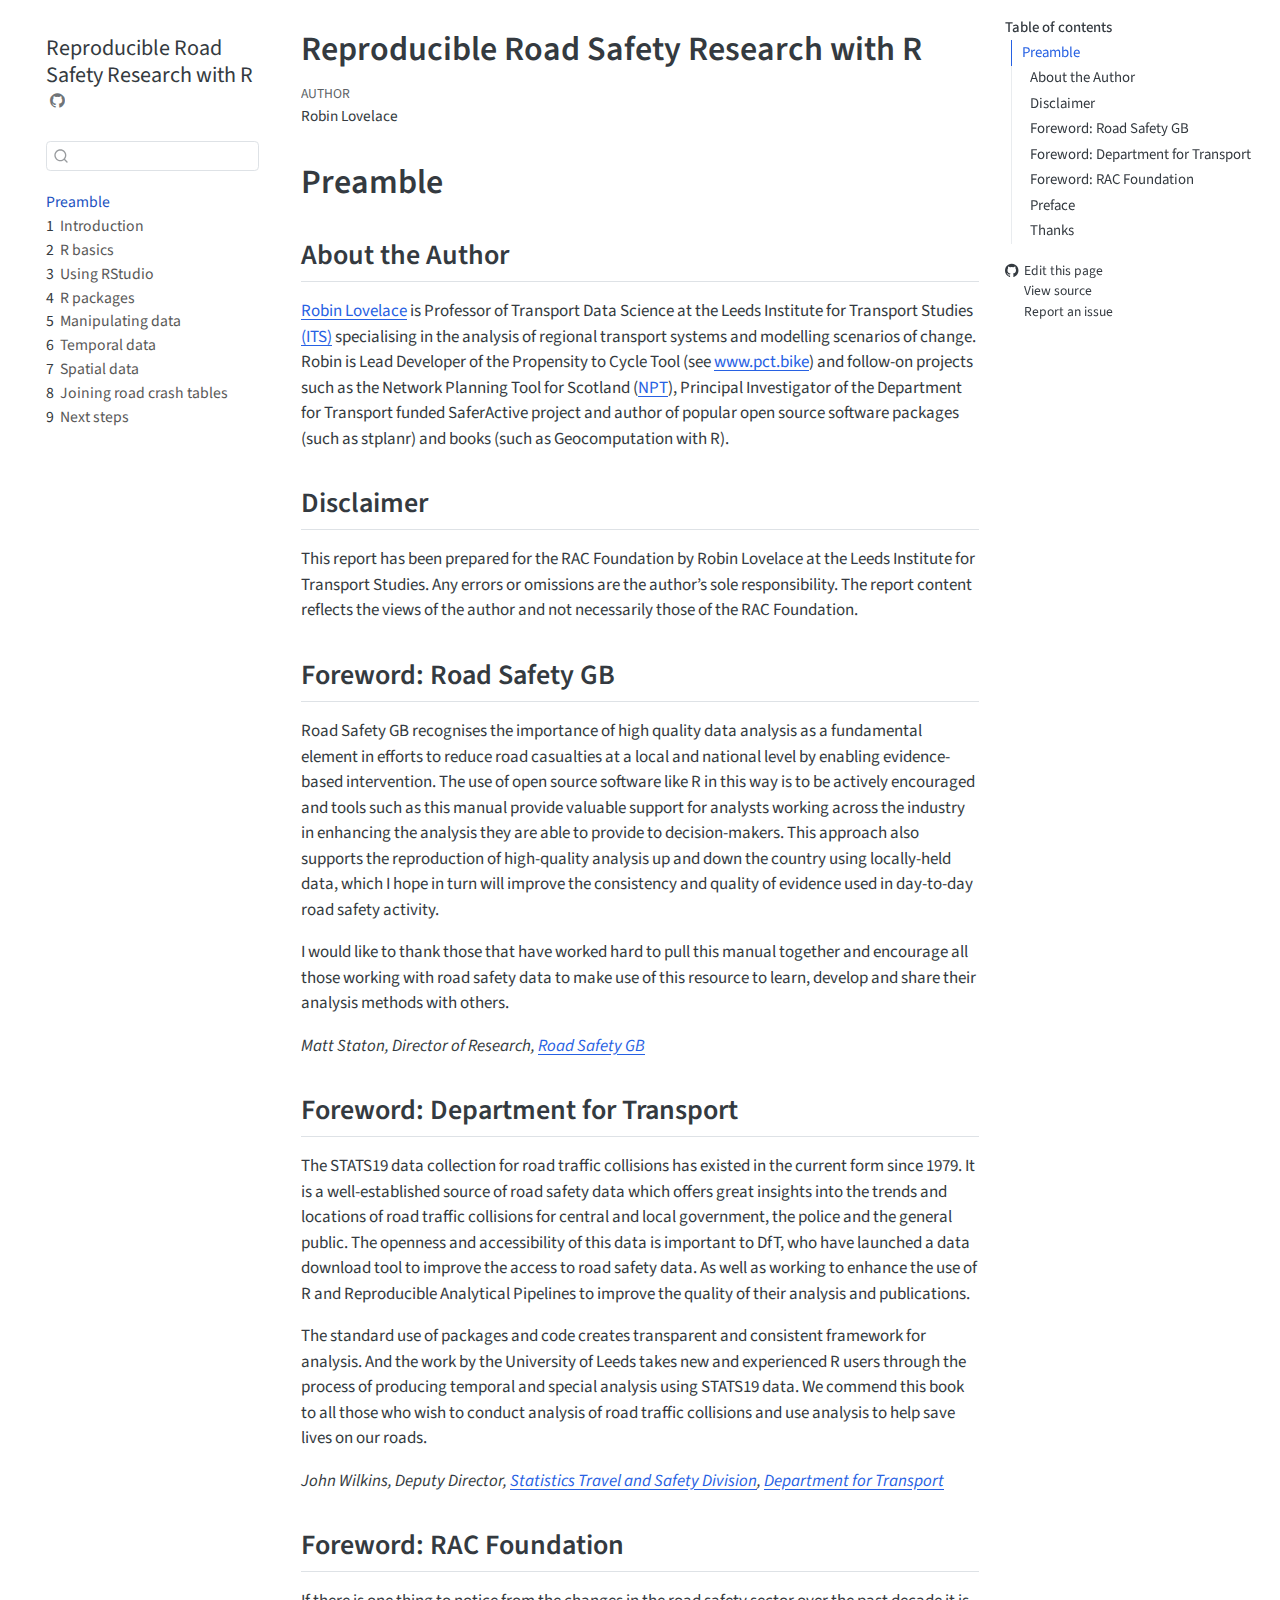
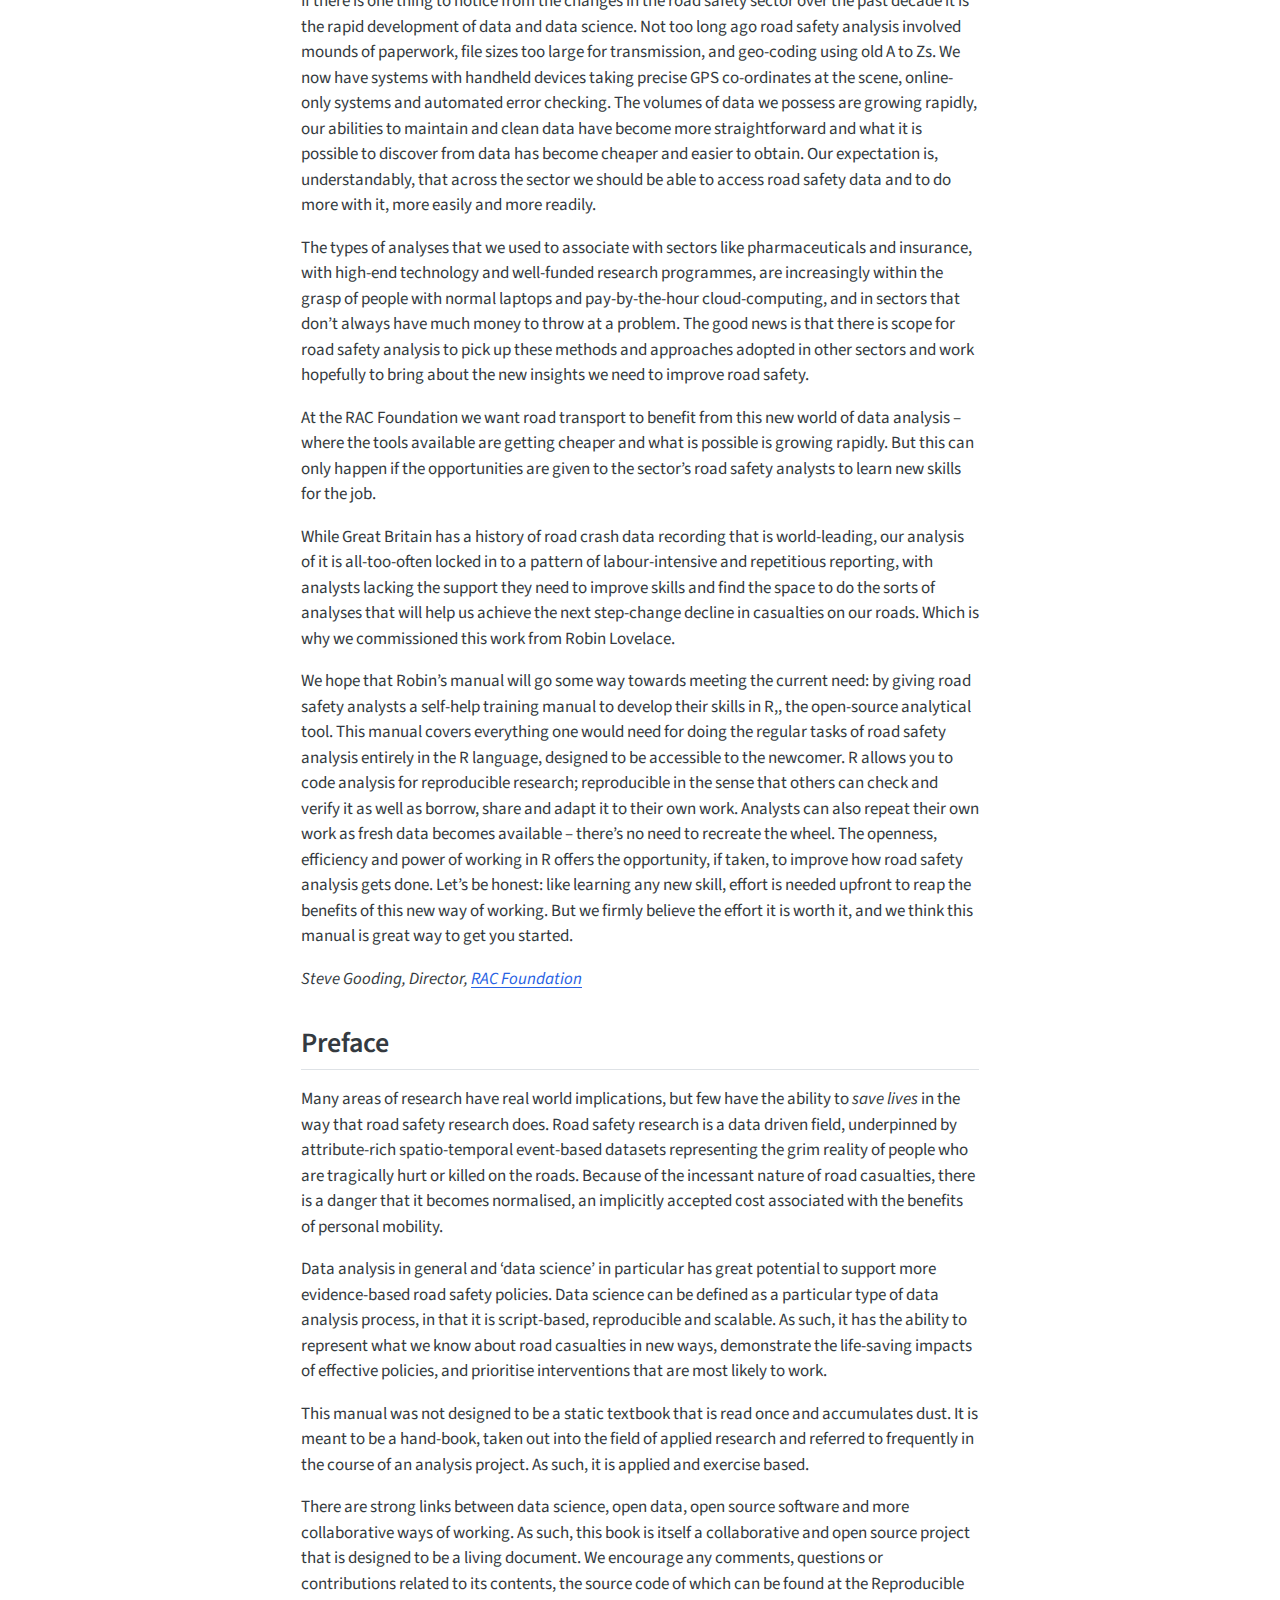
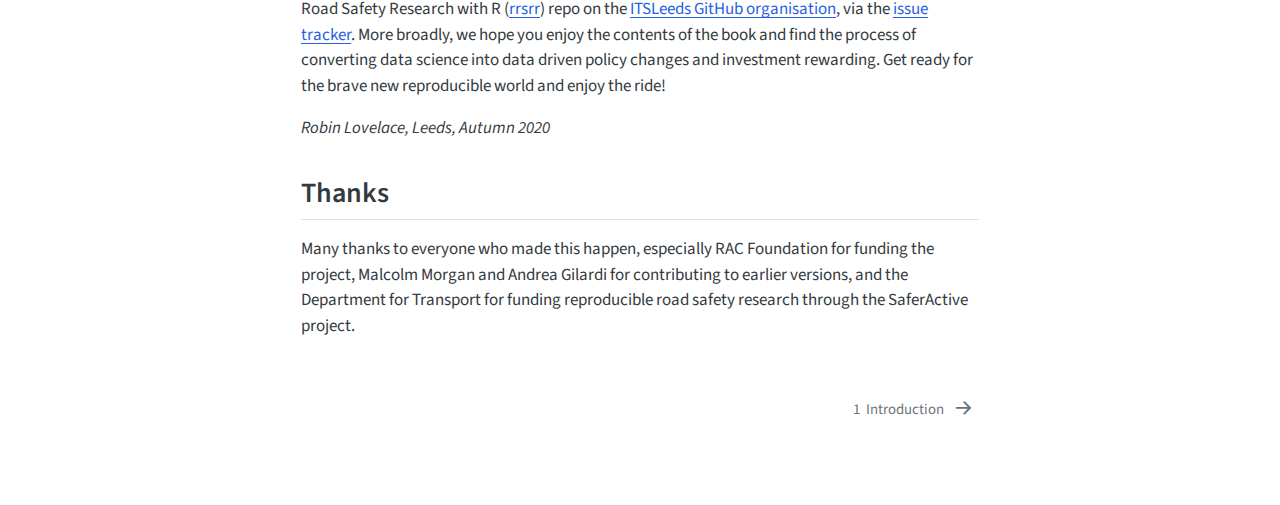
<file: index.html>
<!DOCTYPE html>
<html xmlns="http://www.w3.org/1999/xhtml" lang="en" xml:lang="en"><head>

<meta charset="utf-8">
<meta name="generator" content="quarto-1.6.42">

<meta name="viewport" content="width=device-width, initial-scale=1.0, user-scalable=yes">

<meta name="author" content="Robin Lovelace">

<title>Reproducible Road Safety Research with R</title>
<style>
code{white-space: pre-wrap;}
span.smallcaps{font-variant: small-caps;}
div.columns{display: flex; gap: min(4vw, 1.5em);}
div.column{flex: auto; overflow-x: auto;}
div.hanging-indent{margin-left: 1.5em; text-indent: -1.5em;}
ul.task-list{list-style: none;}
ul.task-list li input[type="checkbox"] {
  width: 0.8em;
  margin: 0 0.8em 0.2em -1em; /* quarto-specific, see https://github.com/quarto-dev/quarto-cli/issues/4556 */ 
  vertical-align: middle;
}
</style>


<script src="site_libs/quarto-nav/quarto-nav.js"></script>
<script src="site_libs/quarto-nav/headroom.min.js"></script>
<script src="site_libs/clipboard/clipboard.min.js"></script>
<script src="site_libs/quarto-search/autocomplete.umd.js"></script>
<script src="site_libs/quarto-search/fuse.min.js"></script>
<script src="site_libs/quarto-search/quarto-search.js"></script>
<meta name="quarto:offset" content="./">
<link href="./01-intro.html" rel="next">
<script src="site_libs/quarto-html/quarto.js"></script>
<script src="site_libs/quarto-html/popper.min.js"></script>
<script src="site_libs/quarto-html/tippy.umd.min.js"></script>
<script src="site_libs/quarto-html/anchor.min.js"></script>
<link href="site_libs/quarto-html/tippy.css" rel="stylesheet">
<link href="site_libs/quarto-html/quarto-syntax-highlighting-2f5df379a58b258e96c21c0638c20c03.css" rel="stylesheet" id="quarto-text-highlighting-styles">
<script src="site_libs/bootstrap/bootstrap.min.js"></script>
<link href="site_libs/bootstrap/bootstrap-icons.css" rel="stylesheet">
<link href="site_libs/bootstrap/bootstrap-b6bb56fdcb9e0a4df7bf312da36dd473.min.css" rel="stylesheet" append-hash="true" id="quarto-bootstrap" data-mode="light">
<script id="quarto-search-options" type="application/json">{
  "location": "sidebar",
  "copy-button": false,
  "collapse-after": 3,
  "panel-placement": "start",
  "type": "textbox",
  "limit": 50,
  "keyboard-shortcut": [
    "f",
    "/",
    "s"
  ],
  "show-item-context": false,
  "language": {
    "search-no-results-text": "No results",
    "search-matching-documents-text": "matching documents",
    "search-copy-link-title": "Copy link to search",
    "search-hide-matches-text": "Hide additional matches",
    "search-more-match-text": "more match in this document",
    "search-more-matches-text": "more matches in this document",
    "search-clear-button-title": "Clear",
    "search-text-placeholder": "",
    "search-detached-cancel-button-title": "Cancel",
    "search-submit-button-title": "Submit",
    "search-label": "Search"
  }
}</script>


</head>

<body class="nav-sidebar floating">

<div id="quarto-search-results"></div>
  <header id="quarto-header" class="headroom fixed-top">
  <nav class="quarto-secondary-nav">
    <div class="container-fluid d-flex">
      <button type="button" class="quarto-btn-toggle btn" data-bs-toggle="collapse" role="button" data-bs-target=".quarto-sidebar-collapse-item" aria-controls="quarto-sidebar" aria-expanded="false" aria-label="Toggle sidebar navigation" onclick="if (window.quartoToggleHeadroom) { window.quartoToggleHeadroom(); }">
        <i class="bi bi-layout-text-sidebar-reverse"></i>
      </button>
        <nav class="quarto-page-breadcrumbs" aria-label="breadcrumb"><ol class="breadcrumb"><li class="breadcrumb-item"><a href="./index.html">Preamble</a></li></ol></nav>
        <a class="flex-grow-1" role="navigation" data-bs-toggle="collapse" data-bs-target=".quarto-sidebar-collapse-item" aria-controls="quarto-sidebar" aria-expanded="false" aria-label="Toggle sidebar navigation" onclick="if (window.quartoToggleHeadroom) { window.quartoToggleHeadroom(); }">      
        </a>
      <button type="button" class="btn quarto-search-button" aria-label="Search" onclick="window.quartoOpenSearch();">
        <i class="bi bi-search"></i>
      </button>
    </div>
  </nav>
</header>
<!-- content -->
<div id="quarto-content" class="quarto-container page-columns page-rows-contents page-layout-article">
<!-- sidebar -->
  <nav id="quarto-sidebar" class="sidebar collapse collapse-horizontal quarto-sidebar-collapse-item sidebar-navigation floating overflow-auto">
    <div class="pt-lg-2 mt-2 text-left sidebar-header">
    <div class="sidebar-title mb-0 py-0">
      <a href="./">Reproducible Road Safety Research with R</a> 
        <div class="sidebar-tools-main">
    <a href="https://github.com/itsleeds/rrsrr" title="Source Code" class="quarto-navigation-tool px-1" aria-label="Source Code"><i class="bi bi-github"></i></a>
</div>
    </div>
      </div>
        <div class="mt-2 flex-shrink-0 align-items-center">
        <div class="sidebar-search">
        <div id="quarto-search" class="" title="Search"></div>
        </div>
        </div>
    <div class="sidebar-menu-container"> 
    <ul class="list-unstyled mt-1">
        <li class="sidebar-item">
  <div class="sidebar-item-container"> 
  <a href="./index.html" class="sidebar-item-text sidebar-link active">
 <span class="menu-text">Preamble</span></a>
  </div>
</li>
        <li class="sidebar-item">
  <div class="sidebar-item-container"> 
  <a href="./01-intro.html" class="sidebar-item-text sidebar-link">
 <span class="menu-text"><span class="chapter-number">1</span>&nbsp; <span class="chapter-title">Introduction</span></span></a>
  </div>
</li>
        <li class="sidebar-item">
  <div class="sidebar-item-container"> 
  <a href="./02-basics.html" class="sidebar-item-text sidebar-link">
 <span class="menu-text"><span class="chapter-number">2</span>&nbsp; <span class="chapter-title">R basics</span></span></a>
  </div>
</li>
        <li class="sidebar-item">
  <div class="sidebar-item-container"> 
  <a href="./03-rstudio.html" class="sidebar-item-text sidebar-link">
 <span class="menu-text"><span class="chapter-number">3</span>&nbsp; <span class="chapter-title">Using RStudio</span></span></a>
  </div>
</li>
        <li class="sidebar-item">
  <div class="sidebar-item-container"> 
  <a href="./04-pkgs.html" class="sidebar-item-text sidebar-link">
 <span class="menu-text"><span class="chapter-number">4</span>&nbsp; <span class="chapter-title">R packages</span></span></a>
  </div>
</li>
        <li class="sidebar-item">
  <div class="sidebar-item-container"> 
  <a href="./05-data.html" class="sidebar-item-text sidebar-link">
 <span class="menu-text"><span class="chapter-number">5</span>&nbsp; <span class="chapter-title">Manipulating data</span></span></a>
  </div>
</li>
        <li class="sidebar-item">
  <div class="sidebar-item-container"> 
  <a href="./06-time.html" class="sidebar-item-text sidebar-link">
 <span class="menu-text"><span class="chapter-number">6</span>&nbsp; <span class="chapter-title">Temporal data</span></span></a>
  </div>
</li>
        <li class="sidebar-item">
  <div class="sidebar-item-container"> 
  <a href="./07-space.html" class="sidebar-item-text sidebar-link">
 <span class="menu-text"><span class="chapter-number">7</span>&nbsp; <span class="chapter-title">Spatial data</span></span></a>
  </div>
</li>
        <li class="sidebar-item">
  <div class="sidebar-item-container"> 
  <a href="./08-join.html" class="sidebar-item-text sidebar-link">
 <span class="menu-text"><span class="chapter-number">8</span>&nbsp; <span class="chapter-title">Joining road crash tables</span></span></a>
  </div>
</li>
        <li class="sidebar-item">
  <div class="sidebar-item-container"> 
  <a href="./09-next.html" class="sidebar-item-text sidebar-link">
 <span class="menu-text"><span class="chapter-number">9</span>&nbsp; <span class="chapter-title">Next steps</span></span></a>
  </div>
</li>
    </ul>
    </div>
</nav>
<div id="quarto-sidebar-glass" class="quarto-sidebar-collapse-item" data-bs-toggle="collapse" data-bs-target=".quarto-sidebar-collapse-item"></div>
<!-- margin-sidebar -->
    <div id="quarto-margin-sidebar" class="sidebar margin-sidebar">
        <nav id="TOC" role="doc-toc" class="toc-active">
    <h2 id="toc-title">Table of contents</h2>
   
  <ul>
  <li><a href="#preamble" id="toc-preamble" class="nav-link active" data-scroll-target="#preamble">Preamble</a>
  <ul class="collapse">
  <li><a href="#about-the-author" id="toc-about-the-author" class="nav-link" data-scroll-target="#about-the-author">About the Author</a></li>
  <li><a href="#disclaimer" id="toc-disclaimer" class="nav-link" data-scroll-target="#disclaimer">Disclaimer</a></li>
  <li><a href="#foreword-road-safety-gb" id="toc-foreword-road-safety-gb" class="nav-link" data-scroll-target="#foreword-road-safety-gb">Foreword: Road Safety GB</a></li>
  <li><a href="#foreword-department-for-transport" id="toc-foreword-department-for-transport" class="nav-link" data-scroll-target="#foreword-department-for-transport">Foreword: Department for Transport</a></li>
  <li><a href="#foreword-rac-foundation" id="toc-foreword-rac-foundation" class="nav-link" data-scroll-target="#foreword-rac-foundation">Foreword: RAC Foundation</a></li>
  <li><a href="#preface" id="toc-preface" class="nav-link" data-scroll-target="#preface">Preface</a></li>
  <li><a href="#thanks" id="toc-thanks" class="nav-link" data-scroll-target="#thanks">Thanks</a></li>
  </ul></li>
  </ul>
<div class="toc-actions"><ul><li><a href="https://github.com/itsleeds/rrsrr/edit/main/index.qmd" class="toc-action"><i class="bi bi-github"></i>Edit this page</a></li><li><a href="https://github.com/itsleeds/rrsrr/blob/main/index.qmd" class="toc-action"><i class="bi empty"></i>View source</a></li><li><a href="https://github.com/itsleeds/rrsrr/issues/new" class="toc-action"><i class="bi empty"></i>Report an issue</a></li></ul></div></nav>
    </div>
<!-- main -->
<main class="content" id="quarto-document-content">

<header id="title-block-header" class="quarto-title-block default">
<div class="quarto-title">
<h1 class="title">Reproducible Road Safety Research with R</h1>
</div>



<div class="quarto-title-meta">

    <div>
    <div class="quarto-title-meta-heading">Author</div>
    <div class="quarto-title-meta-contents">
             <p>Robin Lovelace </p>
          </div>
  </div>
    
  
    
  </div>
  


</header>


<section id="preamble" class="level1 unnumbered">
<h1 class="unnumbered">Preamble</h1>
<section id="about-the-author" class="level2 unnumbered">
<h2 class="unnumbered anchored" data-anchor-id="about-the-author">About the Author</h2>
<p><a href="https://www.robinlovelace.net/">Robin Lovelace</a> is Professor of Transport Data Science at the Leeds Institute for Transport Studies <a href="https://environment.leeds.ac.uk/transport">(ITS)</a> specialising in the analysis of regional transport systems and modelling scenarios of change. Robin is Lead Developer of the Propensity to Cycle Tool (see <a href="https://www.pct.bike/">www.pct.bike</a>) and follow-on projects such as the Network Planning Tool for Scotland (<a href="https://npt.scot/">NPT</a>), Principal Investigator of the Department for Transport funded SaferActive project and author of popular open source software packages (such as stplanr) and books (such as Geocomputation with R).</p>
</section>
<section id="disclaimer" class="level2 unnumbered">
<h2 class="unnumbered anchored" data-anchor-id="disclaimer">Disclaimer</h2>
<p>This report has been prepared for the RAC Foundation by Robin Lovelace at the Leeds Institute for Transport Studies. Any errors or omissions are the author’s sole responsibility. The report content reflects the views of the author and not necessarily those of the RAC Foundation.</p>
</section>
<section id="foreword-road-safety-gb" class="level2 unnumbered">
<h2 class="unnumbered anchored" data-anchor-id="foreword-road-safety-gb">Foreword: Road Safety GB</h2>
<p>Road Safety GB recognises the importance of high quality data analysis as a fundamental element in efforts to reduce road casualties at a local and national level by enabling evidence-based intervention. The use of open source software like R in this way is to be actively encouraged and tools such as this manual provide valuable support for analysts working across the industry in enhancing the analysis they are able to provide to decision-makers. This approach also supports the reproduction of high-quality analysis up and down the country using locally-held data, which I hope in turn will improve the consistency and quality of evidence used in day-to-day road safety activity.</p>
<p>I would like to thank those that have worked hard to pull this manual together and encourage all those working with road safety data to make use of this resource to learn, develop and share their analysis methods with others.</p>
<p><em>Matt Staton, Director of Research, <a href="https://roadsafetygb.org.uk/">Road Safety GB</a></em></p>
</section>
<section id="foreword-department-for-transport" class="level2 unnumbered">
<h2 class="unnumbered anchored" data-anchor-id="foreword-department-for-transport">Foreword: Department for Transport</h2>
<p>The STATS19 data collection for road traffic collisions has existed in the current form since 1979. It is a well-established source of road safety data which offers great insights into the trends and locations of road traffic collisions for central and local government, the police and the general public. The openness and accessibility of this data is important to DfT, who have launched a data download tool to improve the access to road safety data. As well as working to enhance the use of R and Reproducible Analytical Pipelines to improve the quality of their analysis and publications.</p>
<p>The standard use of packages and code creates transparent and consistent framework for analysis. And the work by the University of Leeds takes new and experienced R users through the process of producing temporal and special analysis using STATS19 data. We commend this book to all those who wish to conduct analysis of road traffic collisions and use analysis to help save lives on our roads.</p>
<p><em>John Wilkins, Deputy Director, <a href="https://www.gov.uk/government/organisations/department-for-transport/about/statistics">Statistics Travel and Safety Division</a>, <a href="https://www.gov.uk/government/organisations/department-for-transport">Department for Transport</a></em></p>
</section>
<section id="foreword-rac-foundation" class="level2 unnumbered">
<h2 class="unnumbered anchored" data-anchor-id="foreword-rac-foundation">Foreword: RAC Foundation</h2>
<p>If there is one thing to notice from the changes in the road safety sector over the past decade it is the rapid development of data and data science. Not too long ago road safety analysis involved mounds of paperwork, file sizes too large for transmission, and geo-coding using old A to Zs. We now have systems with handheld devices taking precise GPS co-ordinates at the scene, online-only systems and automated error checking. The volumes of data we possess are growing rapidly, our abilities to maintain and clean data have become more straightforward and what it is possible to discover from data has become cheaper and easier to obtain. Our expectation is, understandably, that across the sector we should be able to access road safety data and to do more with it, more easily and more readily.</p>
<p>The types of analyses that we used to associate with sectors like pharmaceuticals and insurance, with high-end technology and well-funded research programmes, are increasingly within the grasp of people with normal laptops and pay-by-the-hour cloud-computing, and in sectors that don’t always have much money to throw at a problem. The good news is that there is scope for road safety analysis to pick up these methods and approaches adopted in other sectors and work hopefully to bring about the new insights we need to improve road safety.</p>
<p>At the RAC Foundation we want road transport to benefit from this new world of data analysis – where the tools available are getting cheaper and what is possible is growing rapidly. But this can only happen if the opportunities are given to the sector’s road safety analysts to learn new skills for the job.</p>
<p>While Great Britain has a history of road crash data recording that is world-leading, our analysis of it is all-too-often locked in to a pattern of labour-intensive and repetitious reporting, with analysts lacking the support they need to improve skills and find the space to do the sorts of analyses that will help us achieve the next step-change decline in casualties on our roads. Which is why we commissioned this work from Robin Lovelace.</p>
<p>We hope that Robin’s manual will go some way towards meeting the current need: by giving road safety analysts a self-help training manual to develop their skills in R,, the open-source analytical tool. This manual covers everything one would need for doing the regular tasks of road safety analysis entirely in the R language, designed to be accessible to the newcomer. R allows you to code analysis for reproducible research; reproducible in the sense that others can check and verify it as well as borrow, share and adapt it to their own work. Analysts can also repeat their own work as fresh data becomes available – there’s no need to recreate the wheel. The openness, efficiency and power of working in R offers the opportunity, if taken, to improve how road safety analysis gets done. Let’s be honest: like learning any new skill, effort is needed upfront to reap the benefits of this new way of working. But we firmly believe the effort it is worth it, and we think this manual is great way to get you started.</p>
<p><em>Steve Gooding, Director, <a href="https://www.racfoundation.org/">RAC Foundation</a></em></p>
</section>
<section id="preface" class="level2 unnumbered">
<h2 class="unnumbered anchored" data-anchor-id="preface">Preface</h2>
<p>Many areas of research have real world implications, but few have the ability to <em>save lives</em> in the way that road safety research does. Road safety research is a data driven field, underpinned by attribute-rich spatio-temporal event-based datasets representing the grim reality of people who are tragically hurt or killed on the roads. Because of the incessant nature of road casualties, there is a danger that it becomes normalised, an implicitly accepted cost associated with the benefits of personal mobility.</p>
<p>Data analysis in general and ‘data science’ in particular has great potential to support more evidence-based road safety policies. Data science can be defined as a particular type of data analysis process, in that it is script-based, reproducible and scalable. As such, it has the ability to represent what we know about road casualties in new ways, demonstrate the life-saving impacts of effective policies, and prioritise interventions that are most likely to work.</p>
<p>This manual was not designed to be a static textbook that is read once and accumulates dust. It is meant to be a hand-book, taken out into the field of applied research and referred to frequently in the course of an analysis project. As such, it is applied and exercise based.</p>
<p>There are strong links between data science, open data, open source software and more collaborative ways of working. As such, this book is itself a collaborative and open source project that is designed to be a living document. We encourage any comments, questions or contributions related to its contents, the source code of which can be found at the Reproducible Road Safety Research with R (<a href="https://github.com/ITSLeeds/rrsrr">rrsrr</a>) repo on the <a href="https://github.com/ITSLeeds/">ITSLeeds GitHub organisation</a>, via the <a href="https://github.com/ITSLeeds/rrsrr/issues">issue tracker</a>. More broadly, we hope you enjoy the contents of the book and find the process of converting data science into data driven policy changes and investment rewarding. Get ready for the brave new reproducible world and enjoy the ride!</p>
<p><em>Robin Lovelace, Leeds, Autumn 2020</em></p>
</section>
<section id="thanks" class="level2 unnumbered">
<h2 class="unnumbered anchored" data-anchor-id="thanks">Thanks</h2>
<p>Many thanks to everyone who made this happen, especially RAC Foundation for funding the project, Malcolm Morgan and Andrea Gilardi for contributing to earlier versions, and the Department for Transport for funding reproducible road safety research through the SaferActive project.</p>


</section>
</section>

</main> <!-- /main -->
<script id="quarto-html-after-body" type="application/javascript">
window.document.addEventListener("DOMContentLoaded", function (event) {
  const toggleBodyColorMode = (bsSheetEl) => {
    const mode = bsSheetEl.getAttribute("data-mode");
    const bodyEl = window.document.querySelector("body");
    if (mode === "dark") {
      bodyEl.classList.add("quarto-dark");
      bodyEl.classList.remove("quarto-light");
    } else {
      bodyEl.classList.add("quarto-light");
      bodyEl.classList.remove("quarto-dark");
    }
  }
  const toggleBodyColorPrimary = () => {
    const bsSheetEl = window.document.querySelector("link#quarto-bootstrap");
    if (bsSheetEl) {
      toggleBodyColorMode(bsSheetEl);
    }
  }
  toggleBodyColorPrimary();  
  const icon = "";
  const anchorJS = new window.AnchorJS();
  anchorJS.options = {
    placement: 'right',
    icon: icon
  };
  anchorJS.add('.anchored');
  const isCodeAnnotation = (el) => {
    for (const clz of el.classList) {
      if (clz.startsWith('code-annotation-')) {                     
        return true;
      }
    }
    return false;
  }
  const onCopySuccess = function(e) {
    // button target
    const button = e.trigger;
    // don't keep focus
    button.blur();
    // flash "checked"
    button.classList.add('code-copy-button-checked');
    var currentTitle = button.getAttribute("title");
    button.setAttribute("title", "Copied!");
    let tooltip;
    if (window.bootstrap) {
      button.setAttribute("data-bs-toggle", "tooltip");
      button.setAttribute("data-bs-placement", "left");
      button.setAttribute("data-bs-title", "Copied!");
      tooltip = new bootstrap.Tooltip(button, 
        { trigger: "manual", 
          customClass: "code-copy-button-tooltip",
          offset: [0, -8]});
      tooltip.show();    
    }
    setTimeout(function() {
      if (tooltip) {
        tooltip.hide();
        button.removeAttribute("data-bs-title");
        button.removeAttribute("data-bs-toggle");
        button.removeAttribute("data-bs-placement");
      }
      button.setAttribute("title", currentTitle);
      button.classList.remove('code-copy-button-checked');
    }, 1000);
    // clear code selection
    e.clearSelection();
  }
  const getTextToCopy = function(trigger) {
      const codeEl = trigger.previousElementSibling.cloneNode(true);
      for (const childEl of codeEl.children) {
        if (isCodeAnnotation(childEl)) {
          childEl.remove();
        }
      }
      return codeEl.innerText;
  }
  const clipboard = new window.ClipboardJS('.code-copy-button:not([data-in-quarto-modal])', {
    text: getTextToCopy
  });
  clipboard.on('success', onCopySuccess);
  if (window.document.getElementById('quarto-embedded-source-code-modal')) {
    const clipboardModal = new window.ClipboardJS('.code-copy-button[data-in-quarto-modal]', {
      text: getTextToCopy,
      container: window.document.getElementById('quarto-embedded-source-code-modal')
    });
    clipboardModal.on('success', onCopySuccess);
  }
    var localhostRegex = new RegExp(/^(?:http|https):\/\/localhost\:?[0-9]*\//);
    var mailtoRegex = new RegExp(/^mailto:/);
      var filterRegex = new RegExp('/' + window.location.host + '/');
    var isInternal = (href) => {
        return filterRegex.test(href) || localhostRegex.test(href) || mailtoRegex.test(href);
    }
    // Inspect non-navigation links and adorn them if external
 	var links = window.document.querySelectorAll('a[href]:not(.nav-link):not(.navbar-brand):not(.toc-action):not(.sidebar-link):not(.sidebar-item-toggle):not(.pagination-link):not(.no-external):not([aria-hidden]):not(.dropdown-item):not(.quarto-navigation-tool):not(.about-link)');
    for (var i=0; i<links.length; i++) {
      const link = links[i];
      if (!isInternal(link.href)) {
        // undo the damage that might have been done by quarto-nav.js in the case of
        // links that we want to consider external
        if (link.dataset.originalHref !== undefined) {
          link.href = link.dataset.originalHref;
        }
      }
    }
  function tippyHover(el, contentFn, onTriggerFn, onUntriggerFn) {
    const config = {
      allowHTML: true,
      maxWidth: 500,
      delay: 100,
      arrow: false,
      appendTo: function(el) {
          return el.parentElement;
      },
      interactive: true,
      interactiveBorder: 10,
      theme: 'quarto',
      placement: 'bottom-start',
    };
    if (contentFn) {
      config.content = contentFn;
    }
    if (onTriggerFn) {
      config.onTrigger = onTriggerFn;
    }
    if (onUntriggerFn) {
      config.onUntrigger = onUntriggerFn;
    }
    window.tippy(el, config); 
  }
  const noterefs = window.document.querySelectorAll('a[role="doc-noteref"]');
  for (var i=0; i<noterefs.length; i++) {
    const ref = noterefs[i];
    tippyHover(ref, function() {
      // use id or data attribute instead here
      let href = ref.getAttribute('data-footnote-href') || ref.getAttribute('href');
      try { href = new URL(href).hash; } catch {}
      const id = href.replace(/^#\/?/, "");
      const note = window.document.getElementById(id);
      if (note) {
        return note.innerHTML;
      } else {
        return "";
      }
    });
  }
  const xrefs = window.document.querySelectorAll('a.quarto-xref');
  const processXRef = (id, note) => {
    // Strip column container classes
    const stripColumnClz = (el) => {
      el.classList.remove("page-full", "page-columns");
      if (el.children) {
        for (const child of el.children) {
          stripColumnClz(child);
        }
      }
    }
    stripColumnClz(note)
    if (id === null || id.startsWith('sec-')) {
      // Special case sections, only their first couple elements
      const container = document.createElement("div");
      if (note.children && note.children.length > 2) {
        container.appendChild(note.children[0].cloneNode(true));
        for (let i = 1; i < note.children.length; i++) {
          const child = note.children[i];
          if (child.tagName === "P" && child.innerText === "") {
            continue;
          } else {
            container.appendChild(child.cloneNode(true));
            break;
          }
        }
        if (window.Quarto?.typesetMath) {
          window.Quarto.typesetMath(container);
        }
        return container.innerHTML
      } else {
        if (window.Quarto?.typesetMath) {
          window.Quarto.typesetMath(note);
        }
        return note.innerHTML;
      }
    } else {
      // Remove any anchor links if they are present
      const anchorLink = note.querySelector('a.anchorjs-link');
      if (anchorLink) {
        anchorLink.remove();
      }
      if (window.Quarto?.typesetMath) {
        window.Quarto.typesetMath(note);
      }
      if (note.classList.contains("callout")) {
        return note.outerHTML;
      } else {
        return note.innerHTML;
      }
    }
  }
  for (var i=0; i<xrefs.length; i++) {
    const xref = xrefs[i];
    tippyHover(xref, undefined, function(instance) {
      instance.disable();
      let url = xref.getAttribute('href');
      let hash = undefined; 
      if (url.startsWith('#')) {
        hash = url;
      } else {
        try { hash = new URL(url).hash; } catch {}
      }
      if (hash) {
        const id = hash.replace(/^#\/?/, "");
        const note = window.document.getElementById(id);
        if (note !== null) {
          try {
            const html = processXRef(id, note.cloneNode(true));
            instance.setContent(html);
          } finally {
            instance.enable();
            instance.show();
          }
        } else {
          // See if we can fetch this
          fetch(url.split('#')[0])
          .then(res => res.text())
          .then(html => {
            const parser = new DOMParser();
            const htmlDoc = parser.parseFromString(html, "text/html");
            const note = htmlDoc.getElementById(id);
            if (note !== null) {
              const html = processXRef(id, note);
              instance.setContent(html);
            } 
          }).finally(() => {
            instance.enable();
            instance.show();
          });
        }
      } else {
        // See if we can fetch a full url (with no hash to target)
        // This is a special case and we should probably do some content thinning / targeting
        fetch(url)
        .then(res => res.text())
        .then(html => {
          const parser = new DOMParser();
          const htmlDoc = parser.parseFromString(html, "text/html");
          const note = htmlDoc.querySelector('main.content');
          if (note !== null) {
            // This should only happen for chapter cross references
            // (since there is no id in the URL)
            // remove the first header
            if (note.children.length > 0 && note.children[0].tagName === "HEADER") {
              note.children[0].remove();
            }
            const html = processXRef(null, note);
            instance.setContent(html);
          } 
        }).finally(() => {
          instance.enable();
          instance.show();
        });
      }
    }, function(instance) {
    });
  }
      let selectedAnnoteEl;
      const selectorForAnnotation = ( cell, annotation) => {
        let cellAttr = 'data-code-cell="' + cell + '"';
        let lineAttr = 'data-code-annotation="' +  annotation + '"';
        const selector = 'span[' + cellAttr + '][' + lineAttr + ']';
        return selector;
      }
      const selectCodeLines = (annoteEl) => {
        const doc = window.document;
        const targetCell = annoteEl.getAttribute("data-target-cell");
        const targetAnnotation = annoteEl.getAttribute("data-target-annotation");
        const annoteSpan = window.document.querySelector(selectorForAnnotation(targetCell, targetAnnotation));
        const lines = annoteSpan.getAttribute("data-code-lines").split(",");
        const lineIds = lines.map((line) => {
          return targetCell + "-" + line;
        })
        let top = null;
        let height = null;
        let parent = null;
        if (lineIds.length > 0) {
            //compute the position of the single el (top and bottom and make a div)
            const el = window.document.getElementById(lineIds[0]);
            top = el.offsetTop;
            height = el.offsetHeight;
            parent = el.parentElement.parentElement;
          if (lineIds.length > 1) {
            const lastEl = window.document.getElementById(lineIds[lineIds.length - 1]);
            const bottom = lastEl.offsetTop + lastEl.offsetHeight;
            height = bottom - top;
          }
          if (top !== null && height !== null && parent !== null) {
            // cook up a div (if necessary) and position it 
            let div = window.document.getElementById("code-annotation-line-highlight");
            if (div === null) {
              div = window.document.createElement("div");
              div.setAttribute("id", "code-annotation-line-highlight");
              div.style.position = 'absolute';
              parent.appendChild(div);
            }
            div.style.top = top - 2 + "px";
            div.style.height = height + 4 + "px";
            div.style.left = 0;
            let gutterDiv = window.document.getElementById("code-annotation-line-highlight-gutter");
            if (gutterDiv === null) {
              gutterDiv = window.document.createElement("div");
              gutterDiv.setAttribute("id", "code-annotation-line-highlight-gutter");
              gutterDiv.style.position = 'absolute';
              const codeCell = window.document.getElementById(targetCell);
              const gutter = codeCell.querySelector('.code-annotation-gutter');
              gutter.appendChild(gutterDiv);
            }
            gutterDiv.style.top = top - 2 + "px";
            gutterDiv.style.height = height + 4 + "px";
          }
          selectedAnnoteEl = annoteEl;
        }
      };
      const unselectCodeLines = () => {
        const elementsIds = ["code-annotation-line-highlight", "code-annotation-line-highlight-gutter"];
        elementsIds.forEach((elId) => {
          const div = window.document.getElementById(elId);
          if (div) {
            div.remove();
          }
        });
        selectedAnnoteEl = undefined;
      };
        // Handle positioning of the toggle
    window.addEventListener(
      "resize",
      throttle(() => {
        elRect = undefined;
        if (selectedAnnoteEl) {
          selectCodeLines(selectedAnnoteEl);
        }
      }, 10)
    );
    function throttle(fn, ms) {
    let throttle = false;
    let timer;
      return (...args) => {
        if(!throttle) { // first call gets through
            fn.apply(this, args);
            throttle = true;
        } else { // all the others get throttled
            if(timer) clearTimeout(timer); // cancel #2
            timer = setTimeout(() => {
              fn.apply(this, args);
              timer = throttle = false;
            }, ms);
        }
      };
    }
      // Attach click handler to the DT
      const annoteDls = window.document.querySelectorAll('dt[data-target-cell]');
      for (const annoteDlNode of annoteDls) {
        annoteDlNode.addEventListener('click', (event) => {
          const clickedEl = event.target;
          if (clickedEl !== selectedAnnoteEl) {
            unselectCodeLines();
            const activeEl = window.document.querySelector('dt[data-target-cell].code-annotation-active');
            if (activeEl) {
              activeEl.classList.remove('code-annotation-active');
            }
            selectCodeLines(clickedEl);
            clickedEl.classList.add('code-annotation-active');
          } else {
            // Unselect the line
            unselectCodeLines();
            clickedEl.classList.remove('code-annotation-active');
          }
        });
      }
  const findCites = (el) => {
    const parentEl = el.parentElement;
    if (parentEl) {
      const cites = parentEl.dataset.cites;
      if (cites) {
        return {
          el,
          cites: cites.split(' ')
        };
      } else {
        return findCites(el.parentElement)
      }
    } else {
      return undefined;
    }
  };
  var bibliorefs = window.document.querySelectorAll('a[role="doc-biblioref"]');
  for (var i=0; i<bibliorefs.length; i++) {
    const ref = bibliorefs[i];
    const citeInfo = findCites(ref);
    if (citeInfo) {
      tippyHover(citeInfo.el, function() {
        var popup = window.document.createElement('div');
        citeInfo.cites.forEach(function(cite) {
          var citeDiv = window.document.createElement('div');
          citeDiv.classList.add('hanging-indent');
          citeDiv.classList.add('csl-entry');
          var biblioDiv = window.document.getElementById('ref-' + cite);
          if (biblioDiv) {
            citeDiv.innerHTML = biblioDiv.innerHTML;
          }
          popup.appendChild(citeDiv);
        });
        return popup.innerHTML;
      });
    }
  }
});
</script>
<nav class="page-navigation">
  <div class="nav-page nav-page-previous">
  </div>
  <div class="nav-page nav-page-next">
      <a href="./01-intro.html" class="pagination-link" aria-label="Introduction">
        <span class="nav-page-text"><span class="chapter-number">1</span>&nbsp; <span class="chapter-title">Introduction</span></span> <i class="bi bi-arrow-right-short"></i>
      </a>
  </div>
</nav>
</div> <!-- /content -->




<footer class="footer"><div class="nav-footer"><div class="nav-footer-center"><div class="toc-actions d-sm-block d-md-none"><ul><li><a href="https://github.com/itsleeds/rrsrr/edit/main/index.qmd" class="toc-action"><i class="bi bi-github"></i>Edit this page</a></li><li><a href="https://github.com/itsleeds/rrsrr/blob/main/index.qmd" class="toc-action"><i class="bi empty"></i>View source</a></li><li><a href="https://github.com/itsleeds/rrsrr/issues/new" class="toc-action"><i class="bi empty"></i>Report an issue</a></li></ul></div></div></div></footer></body></html>
</file>
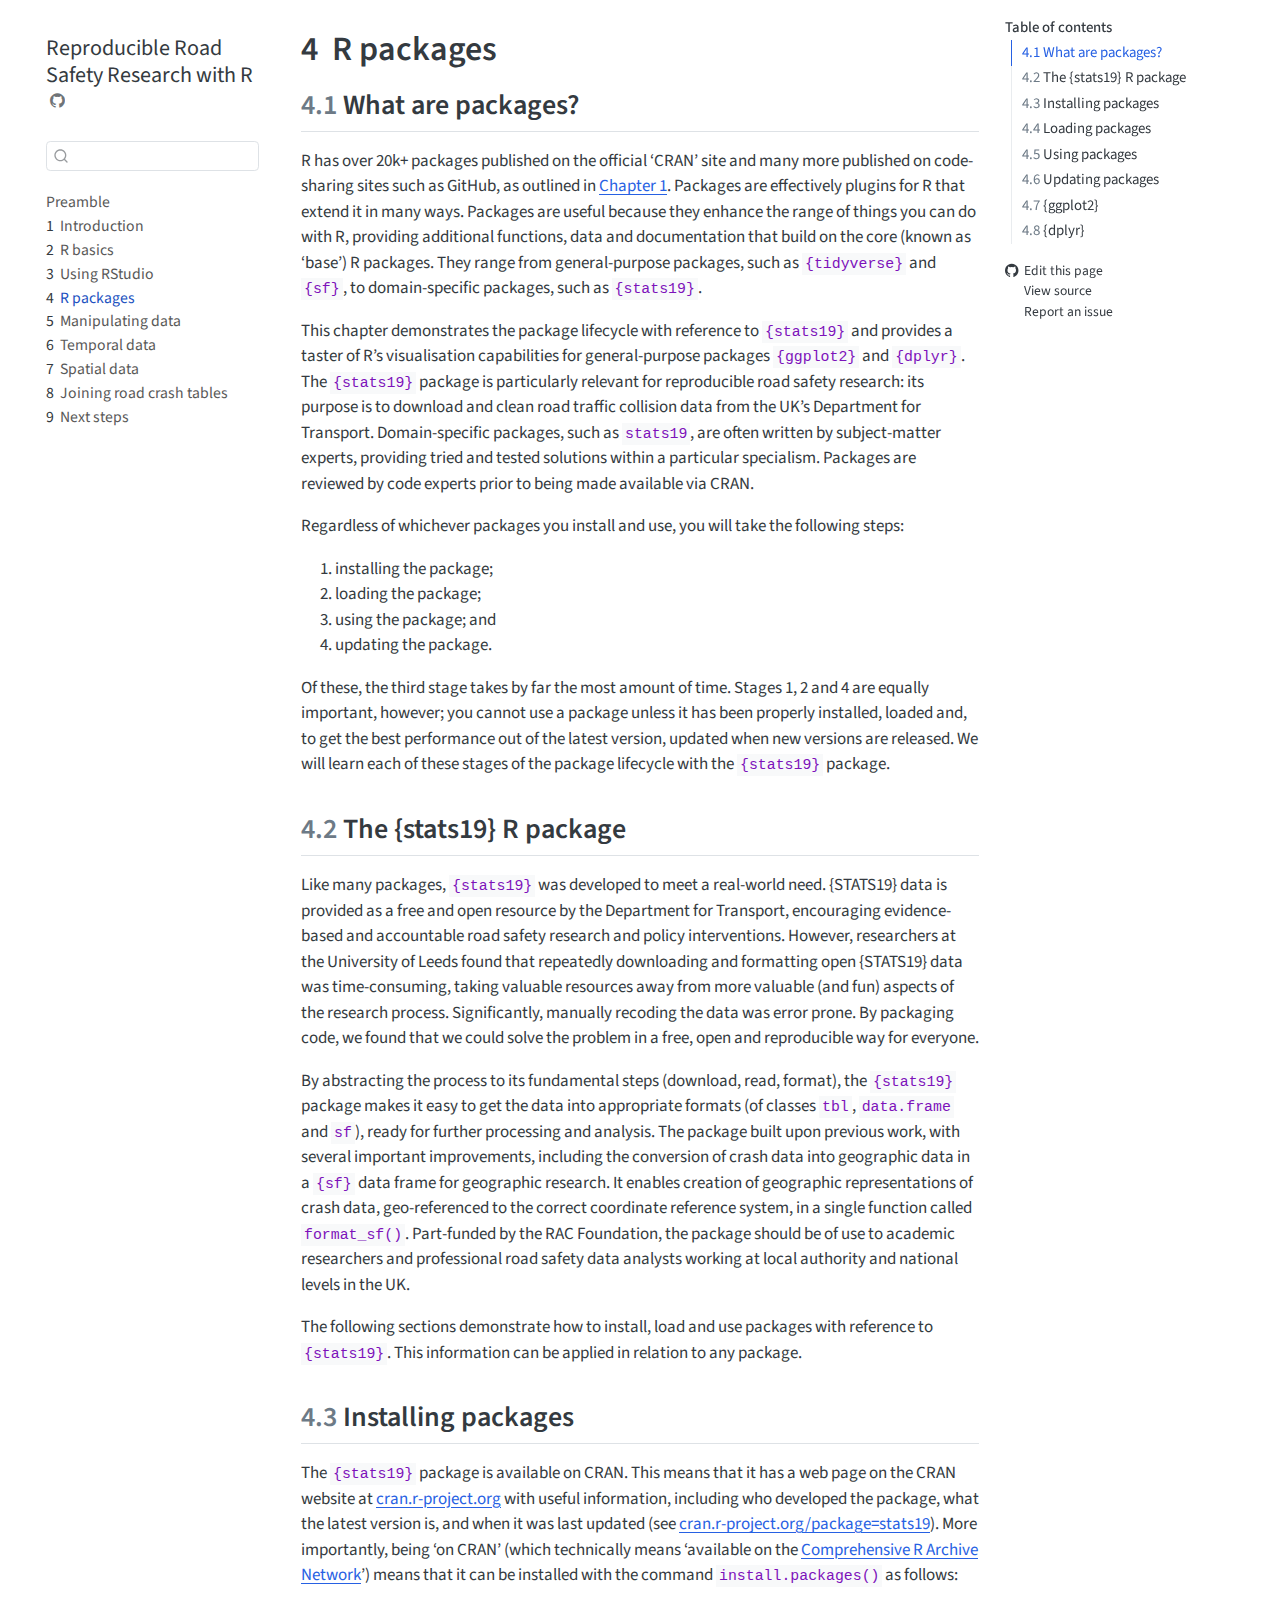
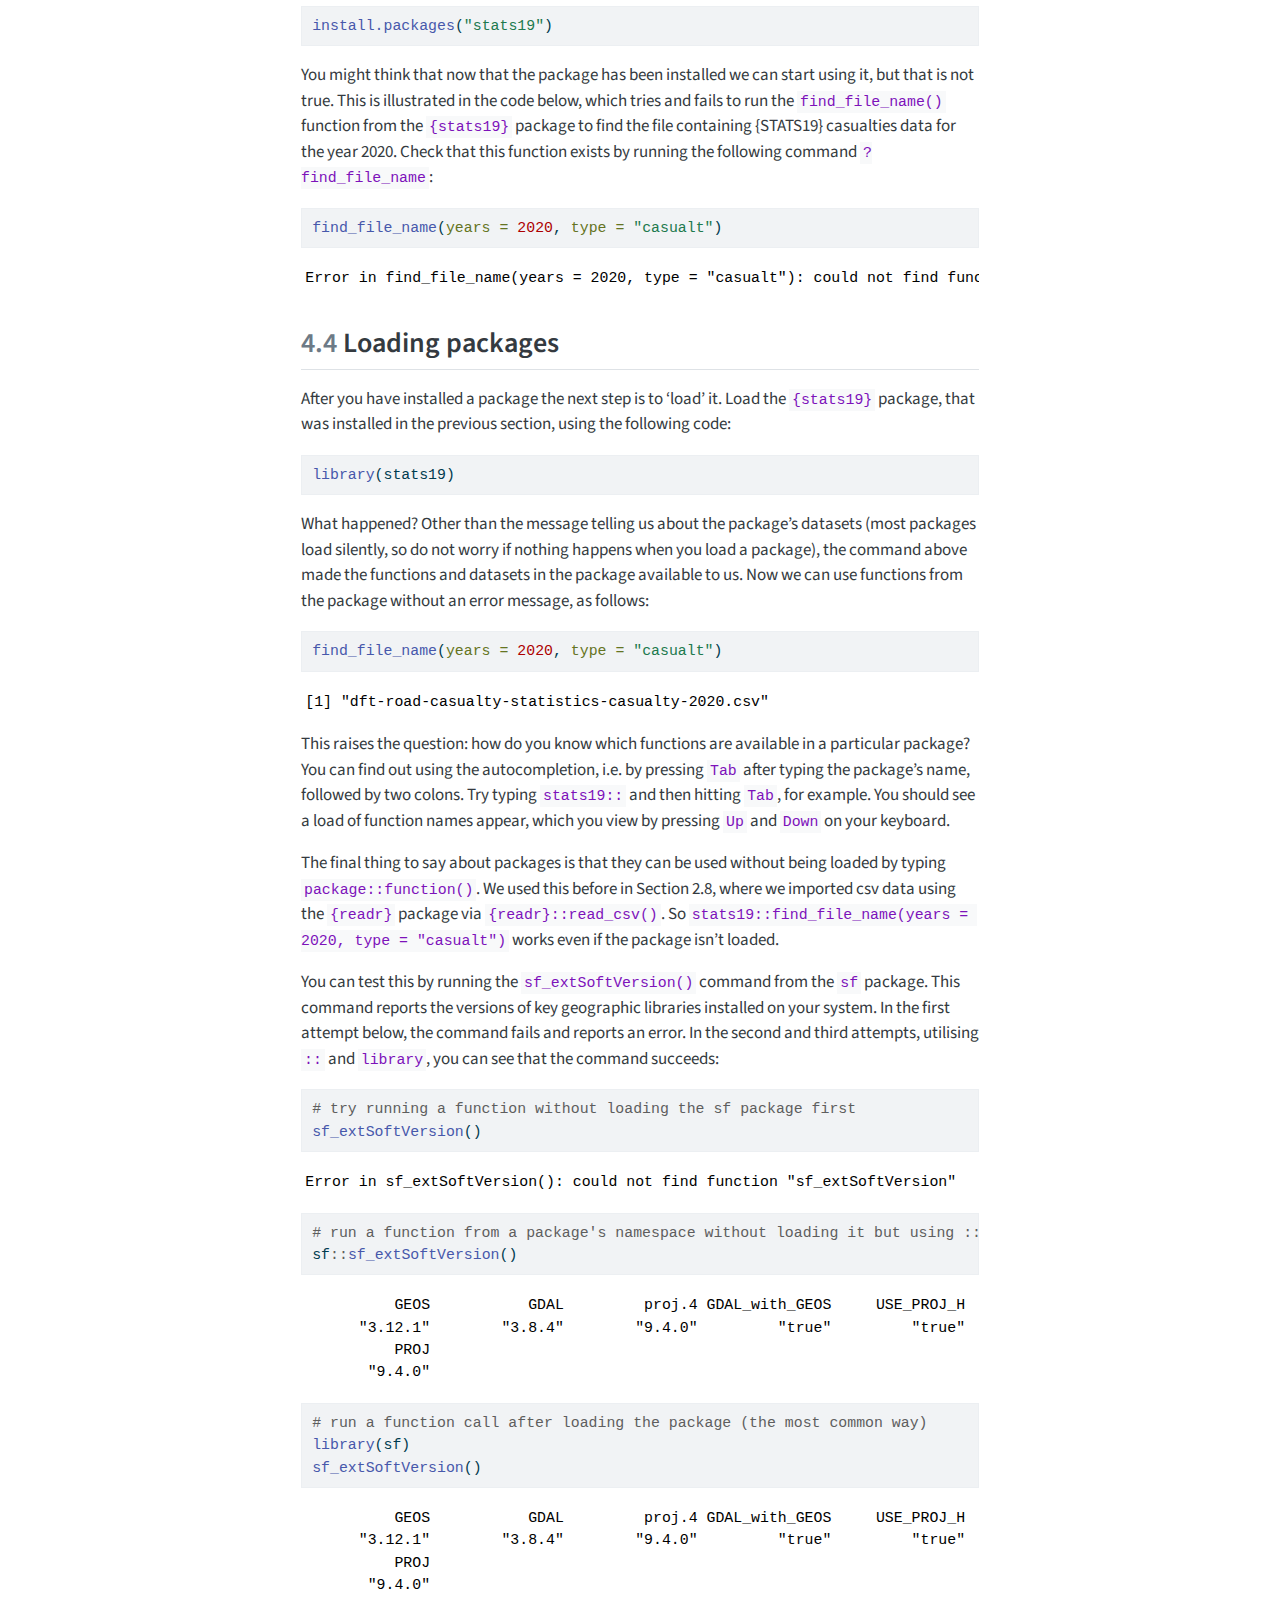
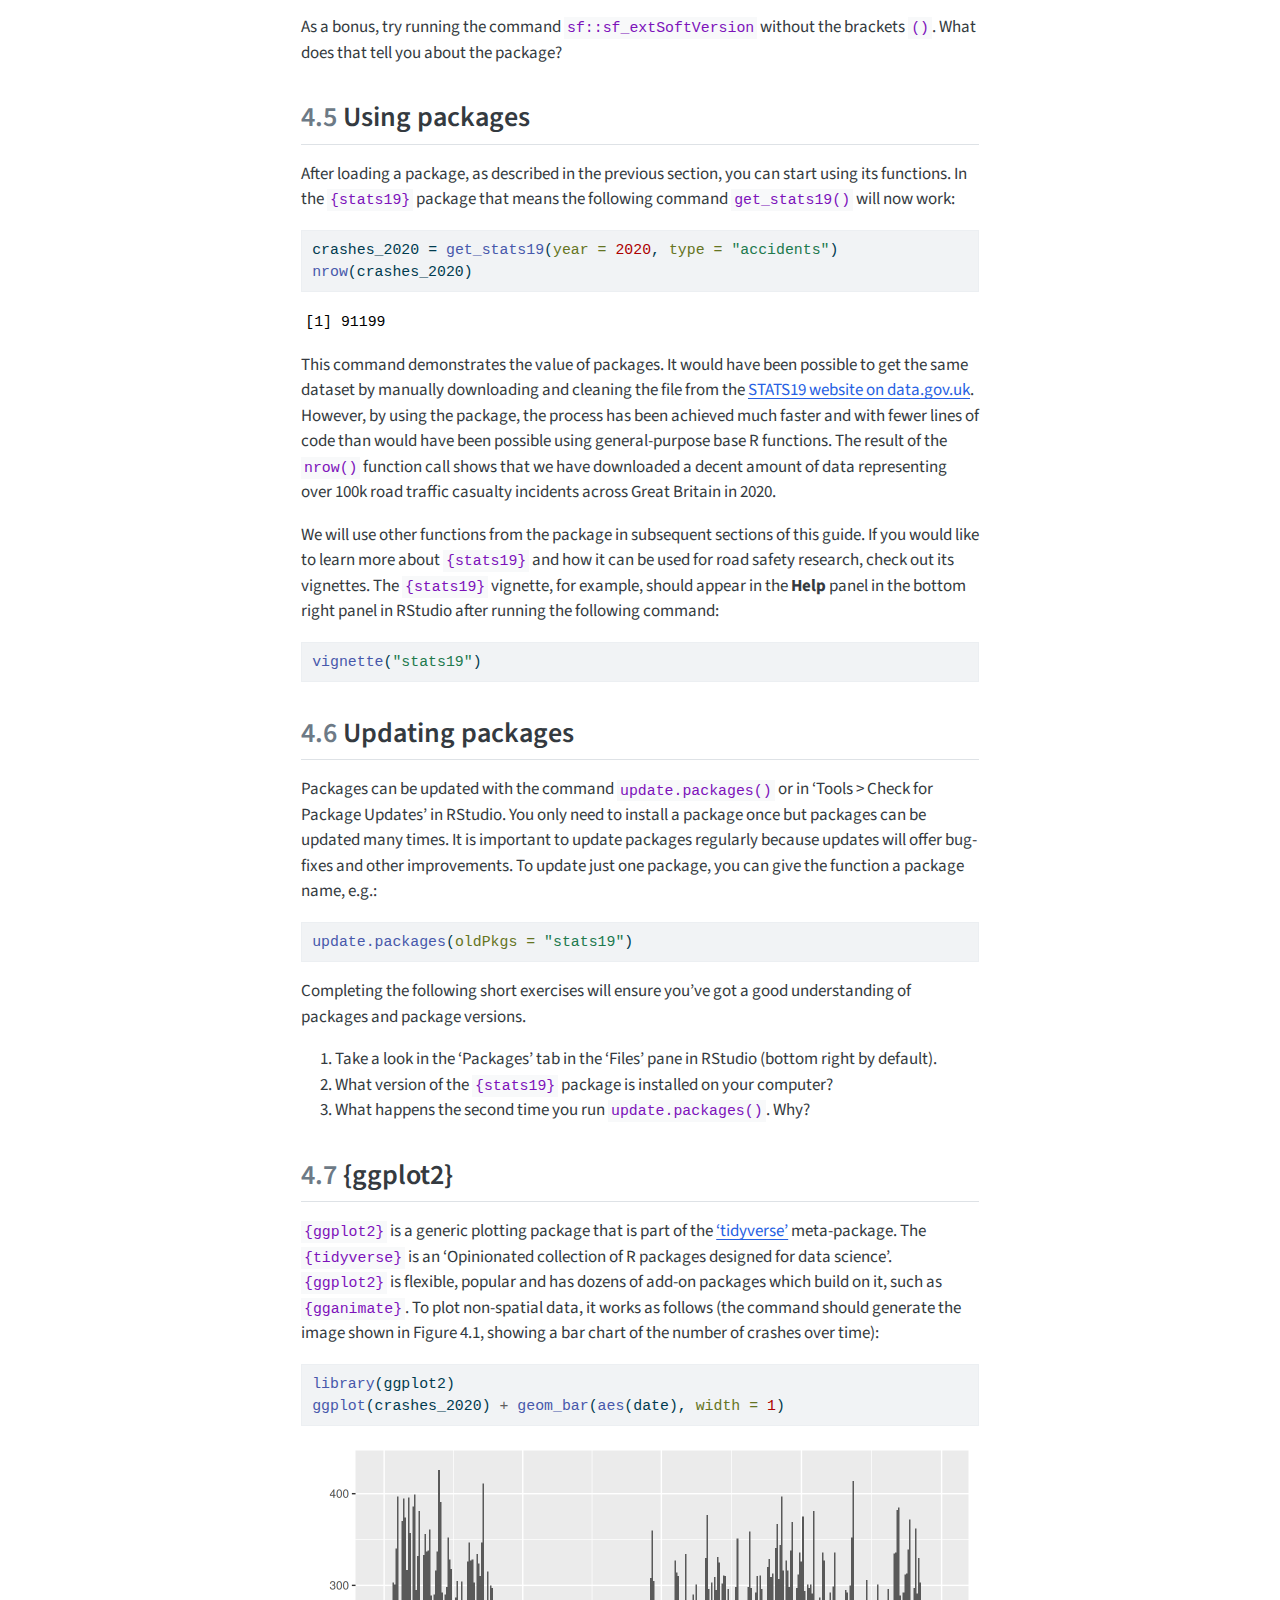
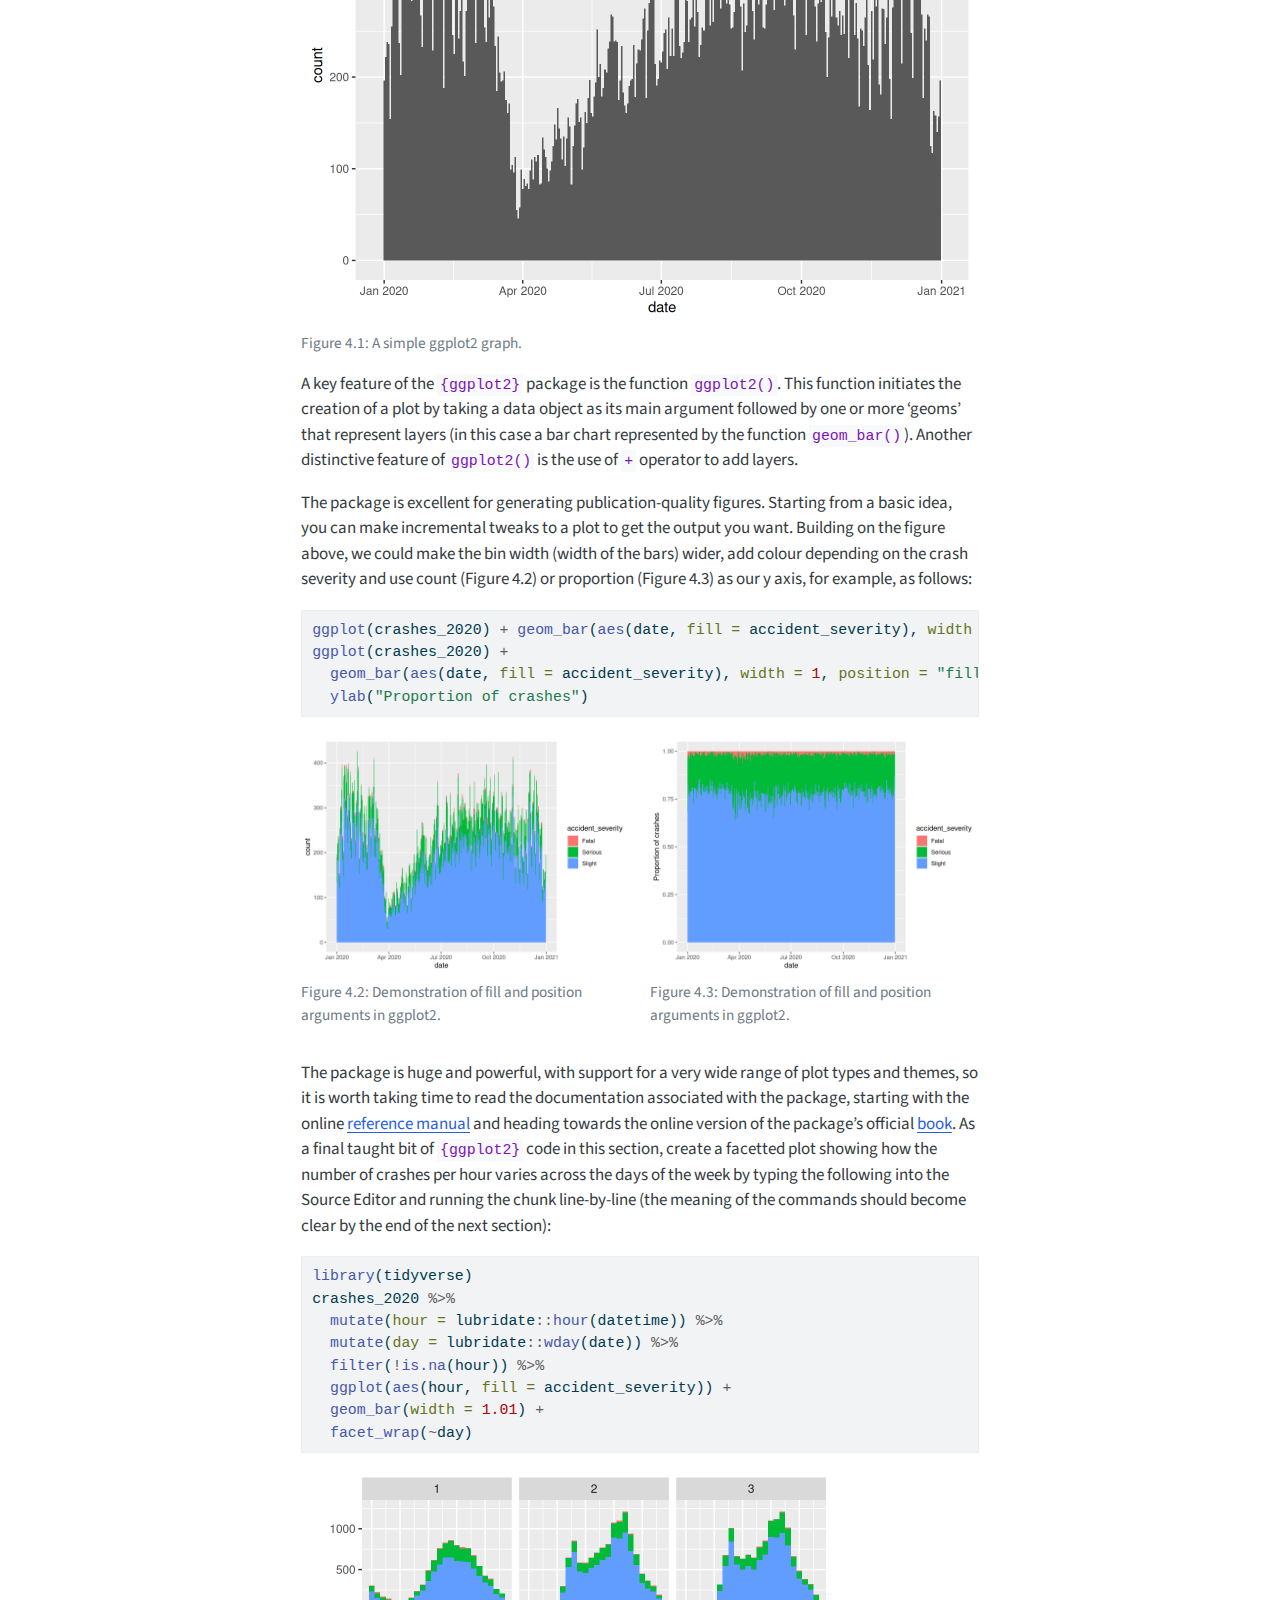
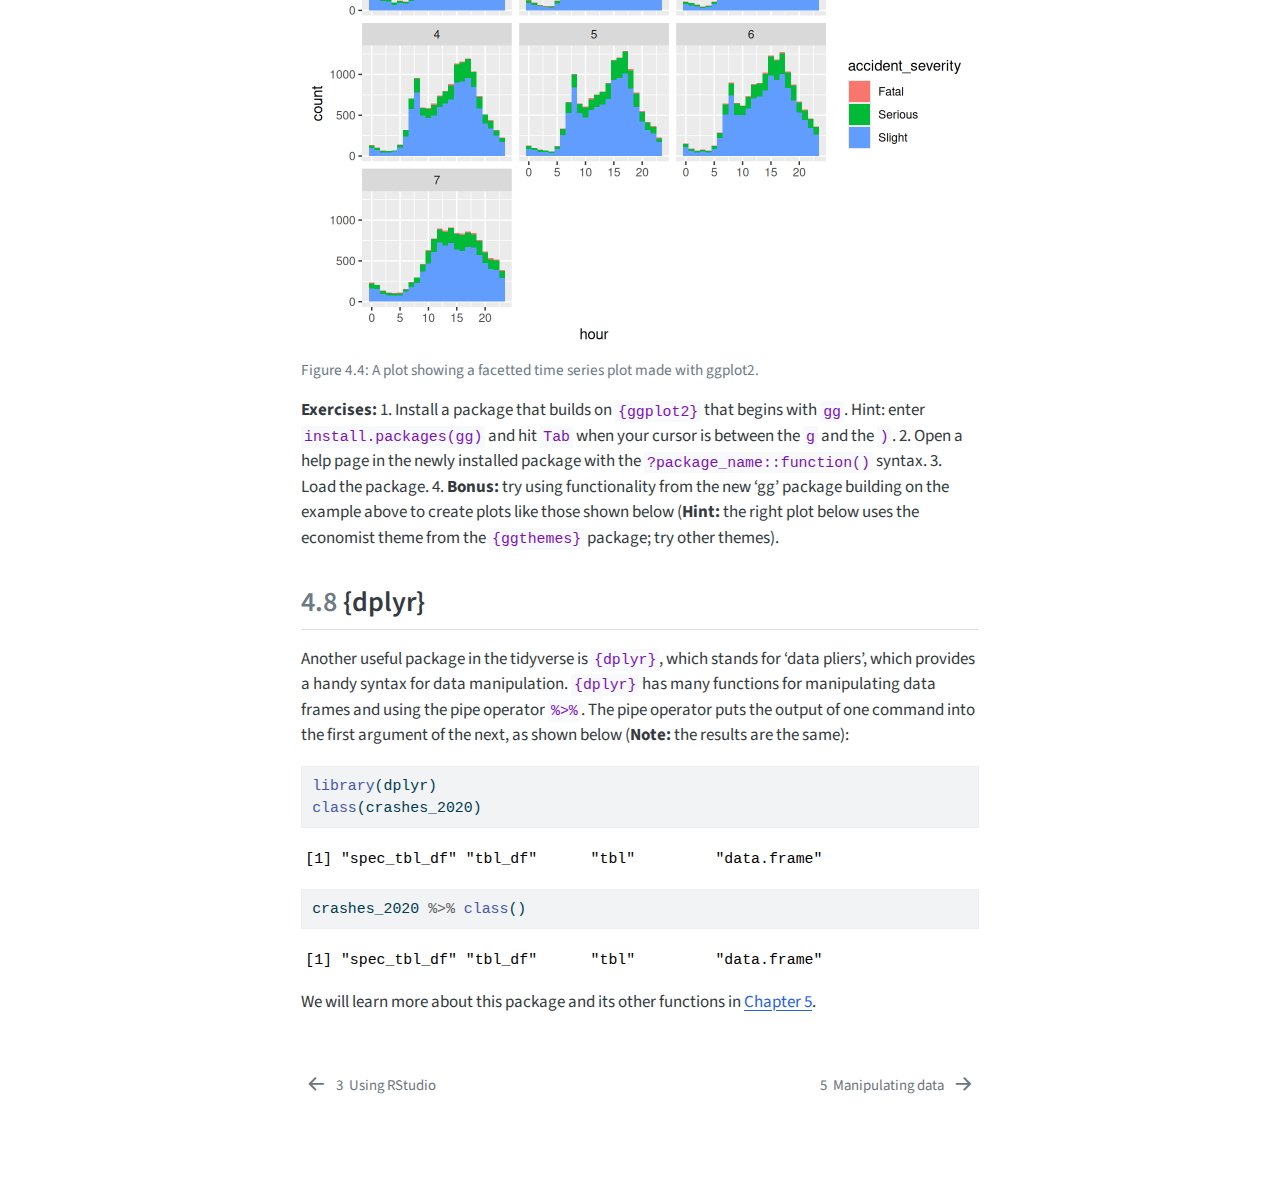
<file: 04-pkgs.html>
<!DOCTYPE html>
<html xmlns="http://www.w3.org/1999/xhtml" lang="en" xml:lang="en"><head>

<meta charset="utf-8">
<meta name="generator" content="quarto-1.7.34">

<meta name="viewport" content="width=device-width, initial-scale=1.0, user-scalable=yes">


<title>4&nbsp; R packages – Reproducible Road Safety Research with R</title>
<style>
code{white-space: pre-wrap;}
span.smallcaps{font-variant: small-caps;}
div.columns{display: flex; gap: min(4vw, 1.5em);}
div.column{flex: auto; overflow-x: auto;}
div.hanging-indent{margin-left: 1.5em; text-indent: -1.5em;}
ul.task-list{list-style: none;}
ul.task-list li input[type="checkbox"] {
  width: 0.8em;
  margin: 0 0.8em 0.2em -1em; /* quarto-specific, see https://github.com/quarto-dev/quarto-cli/issues/4556 */ 
  vertical-align: middle;
}
/* CSS for syntax highlighting */
html { -webkit-text-size-adjust: 100%; }
pre > code.sourceCode { white-space: pre; position: relative; }
pre > code.sourceCode > span { display: inline-block; line-height: 1.25; }
pre > code.sourceCode > span:empty { height: 1.2em; }
.sourceCode { overflow: visible; }
code.sourceCode > span { color: inherit; text-decoration: inherit; }
div.sourceCode { margin: 1em 0; }
pre.sourceCode { margin: 0; }
@media screen {
div.sourceCode { overflow: auto; }
}
@media print {
pre > code.sourceCode { white-space: pre-wrap; }
pre > code.sourceCode > span { text-indent: -5em; padding-left: 5em; }
}
pre.numberSource code
  { counter-reset: source-line 0; }
pre.numberSource code > span
  { position: relative; left: -4em; counter-increment: source-line; }
pre.numberSource code > span > a:first-child::before
  { content: counter(source-line);
    position: relative; left: -1em; text-align: right; vertical-align: baseline;
    border: none; display: inline-block;
    -webkit-touch-callout: none; -webkit-user-select: none;
    -khtml-user-select: none; -moz-user-select: none;
    -ms-user-select: none; user-select: none;
    padding: 0 4px; width: 4em;
  }
pre.numberSource { margin-left: 3em;  padding-left: 4px; }
div.sourceCode
  {   }
@media screen {
pre > code.sourceCode > span > a:first-child::before { text-decoration: underline; }
}
</style>


<script src="site_libs/quarto-nav/quarto-nav.js"></script>
<script src="site_libs/quarto-nav/headroom.min.js"></script>
<script src="site_libs/clipboard/clipboard.min.js"></script>
<script src="site_libs/quarto-search/autocomplete.umd.js"></script>
<script src="site_libs/quarto-search/fuse.min.js"></script>
<script src="site_libs/quarto-search/quarto-search.js"></script>
<meta name="quarto:offset" content="./">
<link href="./05-data.html" rel="next">
<link href="./03-rstudio.html" rel="prev">
<script src="site_libs/quarto-html/quarto.js" type="module"></script>
<script src="site_libs/quarto-html/tabsets/tabsets.js" type="module"></script>
<script src="site_libs/quarto-html/popper.min.js"></script>
<script src="site_libs/quarto-html/tippy.umd.min.js"></script>
<script src="site_libs/quarto-html/anchor.min.js"></script>
<link href="site_libs/quarto-html/tippy.css" rel="stylesheet">
<link href="site_libs/quarto-html/quarto-syntax-highlighting-c8ad9e5dbd60b7b70b38521ab19b7da4.css" rel="stylesheet" id="quarto-text-highlighting-styles">
<script src="site_libs/bootstrap/bootstrap.min.js"></script>
<link href="site_libs/bootstrap/bootstrap-icons.css" rel="stylesheet">
<link href="site_libs/bootstrap/bootstrap-23102fe0f0b5b1a9f09cc09ebcc8fe5b.min.css" rel="stylesheet" append-hash="true" id="quarto-bootstrap" data-mode="light">
<script id="quarto-search-options" type="application/json">{
  "location": "sidebar",
  "copy-button": false,
  "collapse-after": 3,
  "panel-placement": "start",
  "type": "textbox",
  "limit": 50,
  "keyboard-shortcut": [
    "f",
    "/",
    "s"
  ],
  "show-item-context": false,
  "language": {
    "search-no-results-text": "No results",
    "search-matching-documents-text": "matching documents",
    "search-copy-link-title": "Copy link to search",
    "search-hide-matches-text": "Hide additional matches",
    "search-more-match-text": "more match in this document",
    "search-more-matches-text": "more matches in this document",
    "search-clear-button-title": "Clear",
    "search-text-placeholder": "",
    "search-detached-cancel-button-title": "Cancel",
    "search-submit-button-title": "Submit",
    "search-label": "Search"
  }
}</script>


</head>

<body class="nav-sidebar floating quarto-light">

<div id="quarto-search-results"></div>
  <header id="quarto-header" class="headroom fixed-top">
  <nav class="quarto-secondary-nav">
    <div class="container-fluid d-flex">
      <button type="button" class="quarto-btn-toggle btn" data-bs-toggle="collapse" role="button" data-bs-target=".quarto-sidebar-collapse-item" aria-controls="quarto-sidebar" aria-expanded="false" aria-label="Toggle sidebar navigation" onclick="if (window.quartoToggleHeadroom) { window.quartoToggleHeadroom(); }">
        <i class="bi bi-layout-text-sidebar-reverse"></i>
      </button>
        <nav class="quarto-page-breadcrumbs" aria-label="breadcrumb"><ol class="breadcrumb"><li class="breadcrumb-item"><a href="./04-pkgs.html"><span class="chapter-number">4</span>&nbsp; <span class="chapter-title">R packages</span></a></li></ol></nav>
        <a class="flex-grow-1" role="navigation" data-bs-toggle="collapse" data-bs-target=".quarto-sidebar-collapse-item" aria-controls="quarto-sidebar" aria-expanded="false" aria-label="Toggle sidebar navigation" onclick="if (window.quartoToggleHeadroom) { window.quartoToggleHeadroom(); }">      
        </a>
      <button type="button" class="btn quarto-search-button" aria-label="Search" onclick="window.quartoOpenSearch();">
        <i class="bi bi-search"></i>
      </button>
    </div>
  </nav>
</header>
<!-- content -->
<div id="quarto-content" class="quarto-container page-columns page-rows-contents page-layout-article">
<!-- sidebar -->
  <nav id="quarto-sidebar" class="sidebar collapse collapse-horizontal quarto-sidebar-collapse-item sidebar-navigation floating overflow-auto">
    <div class="pt-lg-2 mt-2 text-left sidebar-header">
    <div class="sidebar-title mb-0 py-0">
      <a href="./">Reproducible Road Safety Research with R</a> 
        <div class="sidebar-tools-main">
    <a href="https://github.com/itsleeds/rrsrr" title="Source Code" class="quarto-navigation-tool px-1" aria-label="Source Code"><i class="bi bi-github"></i></a>
</div>
    </div>
      </div>
        <div class="mt-2 flex-shrink-0 align-items-center">
        <div class="sidebar-search">
        <div id="quarto-search" class="" title="Search"></div>
        </div>
        </div>
    <div class="sidebar-menu-container"> 
    <ul class="list-unstyled mt-1">
        <li class="sidebar-item">
  <div class="sidebar-item-container"> 
  <a href="./index.html" class="sidebar-item-text sidebar-link">
 <span class="menu-text">Preamble</span></a>
  </div>
</li>
        <li class="sidebar-item">
  <div class="sidebar-item-container"> 
  <a href="./01-intro.html" class="sidebar-item-text sidebar-link">
 <span class="menu-text"><span class="chapter-number">1</span>&nbsp; <span class="chapter-title">Introduction</span></span></a>
  </div>
</li>
        <li class="sidebar-item">
  <div class="sidebar-item-container"> 
  <a href="./02-basics.html" class="sidebar-item-text sidebar-link">
 <span class="menu-text"><span class="chapter-number">2</span>&nbsp; <span class="chapter-title">R basics</span></span></a>
  </div>
</li>
        <li class="sidebar-item">
  <div class="sidebar-item-container"> 
  <a href="./03-rstudio.html" class="sidebar-item-text sidebar-link">
 <span class="menu-text"><span class="chapter-number">3</span>&nbsp; <span class="chapter-title">Using RStudio</span></span></a>
  </div>
</li>
        <li class="sidebar-item">
  <div class="sidebar-item-container"> 
  <a href="./04-pkgs.html" class="sidebar-item-text sidebar-link active">
 <span class="menu-text"><span class="chapter-number">4</span>&nbsp; <span class="chapter-title">R packages</span></span></a>
  </div>
</li>
        <li class="sidebar-item">
  <div class="sidebar-item-container"> 
  <a href="./05-data.html" class="sidebar-item-text sidebar-link">
 <span class="menu-text"><span class="chapter-number">5</span>&nbsp; <span class="chapter-title">Manipulating data</span></span></a>
  </div>
</li>
        <li class="sidebar-item">
  <div class="sidebar-item-container"> 
  <a href="./06-time.html" class="sidebar-item-text sidebar-link">
 <span class="menu-text"><span class="chapter-number">6</span>&nbsp; <span class="chapter-title">Temporal data</span></span></a>
  </div>
</li>
        <li class="sidebar-item">
  <div class="sidebar-item-container"> 
  <a href="./07-space.html" class="sidebar-item-text sidebar-link">
 <span class="menu-text"><span class="chapter-number">7</span>&nbsp; <span class="chapter-title">Spatial data</span></span></a>
  </div>
</li>
        <li class="sidebar-item">
  <div class="sidebar-item-container"> 
  <a href="./08-join.html" class="sidebar-item-text sidebar-link">
 <span class="menu-text"><span class="chapter-number">8</span>&nbsp; <span class="chapter-title">Joining road crash tables</span></span></a>
  </div>
</li>
        <li class="sidebar-item">
  <div class="sidebar-item-container"> 
  <a href="./09-next.html" class="sidebar-item-text sidebar-link">
 <span class="menu-text"><span class="chapter-number">9</span>&nbsp; <span class="chapter-title">Next steps</span></span></a>
  </div>
</li>
    </ul>
    </div>
</nav>
<div id="quarto-sidebar-glass" class="quarto-sidebar-collapse-item" data-bs-toggle="collapse" data-bs-target=".quarto-sidebar-collapse-item"></div>
<!-- margin-sidebar -->
    <div id="quarto-margin-sidebar" class="sidebar margin-sidebar">
        <nav id="TOC" role="doc-toc" class="toc-active">
    <h2 id="toc-title">Table of contents</h2>
   
  <ul>
  <li><a href="#what-are-packages" id="toc-what-are-packages" class="nav-link active" data-scroll-target="#what-are-packages"><span class="header-section-number">4.1</span> What are packages?</a></li>
  <li><a href="#the-stats19-r-package" id="toc-the-stats19-r-package" class="nav-link" data-scroll-target="#the-stats19-r-package"><span class="header-section-number">4.2</span> The {stats19} R package</a></li>
  <li><a href="#installing-packages" id="toc-installing-packages" class="nav-link" data-scroll-target="#installing-packages"><span class="header-section-number">4.3</span> Installing packages</a></li>
  <li><a href="#loading-packages" id="toc-loading-packages" class="nav-link" data-scroll-target="#loading-packages"><span class="header-section-number">4.4</span> Loading packages</a></li>
  <li><a href="#using-packages" id="toc-using-packages" class="nav-link" data-scroll-target="#using-packages"><span class="header-section-number">4.5</span> Using packages</a></li>
  <li><a href="#updating-packages" id="toc-updating-packages" class="nav-link" data-scroll-target="#updating-packages"><span class="header-section-number">4.6</span> Updating packages</a></li>
  <li><a href="#ggplot2" id="toc-ggplot2" class="nav-link" data-scroll-target="#ggplot2"><span class="header-section-number">4.7</span> {ggplot2}</a></li>
  <li><a href="#dplyr" id="toc-dplyr" class="nav-link" data-scroll-target="#dplyr"><span class="header-section-number">4.8</span> {dplyr}</a></li>
  </ul>
<div class="toc-actions"><ul><li><a href="https://github.com/itsleeds/rrsrr/edit/main/04-pkgs.qmd" class="toc-action"><i class="bi bi-github"></i>Edit this page</a></li><li><a href="https://github.com/itsleeds/rrsrr/blob/main/04-pkgs.qmd" class="toc-action"><i class="bi empty"></i>View source</a></li><li><a href="https://github.com/itsleeds/rrsrr/issues/new" class="toc-action"><i class="bi empty"></i>Report an issue</a></li></ul></div></nav>
    </div>
<!-- main -->
<main class="content" id="quarto-document-content">

<header id="title-block-header" class="quarto-title-block default">
<div class="quarto-title">
<h1 class="title"><span id="sec-pkgs" class="quarto-section-identifier"><span class="chapter-number">4</span>&nbsp; <span class="chapter-title">R packages</span></span></h1>
</div>



<div class="quarto-title-meta">

    
  
    
  </div>
  


</header>


<section id="what-are-packages" class="level2" data-number="4.1">
<h2 data-number="4.1" class="anchored" data-anchor-id="what-are-packages"><span class="header-section-number">4.1</span> What are packages?</h2>
<p>R has over 20k+ packages published on the official ‘CRAN’ site and many more published on code-sharing sites such as GitHub, as outlined in <a href="01-intro.html" class="quarto-xref"><span>Chapter 1</span></a>. Packages are effectively plugins for R that extend it in many ways. Packages are useful because they enhance the range of things you can do with R, providing additional functions, data and documentation that build on the core (known as ‘base’) R packages. They range from general-purpose packages, such as <code>{tidyverse}</code> and <code>{sf}</code>, to domain-specific packages, such as <code>{stats19}</code>.</p>
<p>This chapter demonstrates the package lifecycle with reference to <code>{stats19}</code> and provides a taster of R’s visualisation capabilities for general-purpose packages <code>{ggplot2}</code> and <code>{dplyr}</code>. The <code>{stats19}</code> package is particularly relevant for reproducible road safety research: its purpose is to download and clean road traffic collision data from the UK’s Department for Transport. Domain-specific packages, such as <code>stats19</code>, are often written by subject-matter experts, providing tried and tested solutions within a particular specialism. Packages are reviewed by code experts prior to being made available via CRAN.</p>
<p>Regardless of whichever packages you install and use, you will take the following steps:</p>
<ol type="1">
<li>installing the package;</li>
<li>loading the package;</li>
<li>using the package; and</li>
<li>updating the package.</li>
</ol>
<p>Of these, the third stage takes by far the most amount of time. Stages 1, 2 and 4 are equally important, however; you cannot use a package unless it has been properly installed, loaded and, to get the best performance out of the latest version, updated when new versions are released. We will learn each of these stages of the package lifecycle with the <code>{stats19}</code> package.</p>
</section>
<section id="the-stats19-r-package" class="level2" data-number="4.2">
<h2 data-number="4.2" class="anchored" data-anchor-id="the-stats19-r-package"><span class="header-section-number">4.2</span> The {stats19} R package</h2>
<p>Like many packages, <code>{stats19}</code> was developed to meet a real-world need. {STATS19} data is provided as a free and open resource by the Department for Transport, encouraging evidence-based and accountable road safety research and policy interventions. However, researchers at the University of Leeds found that repeatedly downloading and formatting open {STATS19} data was time-consuming, taking valuable resources away from more valuable (and fun) aspects of the research process. Significantly, manually recoding the data was error prone. By packaging code, we found that we could solve the problem in a free, open and reproducible way for everyone.</p>
<p>By abstracting the process to its fundamental steps (download, read, format), the <code>{stats19}</code> package makes it easy to get the data into appropriate formats (of classes <code>tbl</code>, <code>data.frame</code> and <code>sf</code>), ready for further processing and analysis. The package built upon previous work, with several important improvements, including the conversion of crash data into geographic data in a <code>{sf}</code> data frame for geographic research. It enables creation of geographic representations of crash data, geo-referenced to the correct coordinate reference system, in a single function called <code>format_sf()</code>. Part-funded by the RAC Foundation, the package should be of use to academic researchers and professional road safety data analysts working at local authority and national levels in the UK.</p>
<p>The following sections demonstrate how to install, load and use packages with reference to <code>{stats19}</code>. This information can be applied in relation to any package.</p>
</section>
<section id="installing-packages" class="level2" data-number="4.3">
<h2 data-number="4.3" class="anchored" data-anchor-id="installing-packages"><span class="header-section-number">4.3</span> Installing packages</h2>
<p>The <code>{stats19}</code> package is available on CRAN. This means that it has a web page on the CRAN website at <a href="https://cran.r-project.org">cran.r-project.org</a> with useful information, including who developed the package, what the latest version is, and when it was last updated (see <a href="https://cran.r-project.org/package=stats19">cran.r-project.org/package=stats19</a>). More importantly, being ‘on CRAN’ (which technically means ‘available on the <a href="https://cran.r-project.org/">Comprehensive R Archive Network</a>’) means that it can be installed with the command <code>install.packages()</code> as follows:</p>
<div class="cell">
<div class="sourceCode cell-code" id="cb1"><pre class="sourceCode r code-with-copy"><code class="sourceCode r"><span id="cb1-1"><a href="#cb1-1" aria-hidden="true" tabindex="-1"></a><span class="fu">install.packages</span>(<span class="st">"stats19"</span>)</span></code><button title="Copy to Clipboard" class="code-copy-button"><i class="bi"></i></button></pre></div>
</div>
<p>You might think that now that the package has been installed we can start using it, but that is not true. This is illustrated in the code below, which tries and fails to run the <code>find_file_name()</code> function from the <code>{stats19}</code> package to find the file containing {STATS19} casualties data for the year 2020. Check that this function exists by running the following command <code>?find_file_name</code>:</p>
<div class="cell">
<div class="sourceCode cell-code" id="cb2"><pre class="sourceCode r code-with-copy"><code class="sourceCode r"><span id="cb2-1"><a href="#cb2-1" aria-hidden="true" tabindex="-1"></a><span class="fu">find_file_name</span>(<span class="at">years =</span> <span class="dv">2020</span>, <span class="at">type =</span> <span class="st">"casualt"</span>)</span></code><button title="Copy to Clipboard" class="code-copy-button"><i class="bi"></i></button></pre></div>
<div class="cell-output cell-output-error">
<pre><code>Error in find_file_name(years = 2020, type = "casualt"): could not find function "find_file_name"</code></pre>
</div>
</div>
</section>
<section id="loading-packages" class="level2" data-number="4.4">
<h2 data-number="4.4" class="anchored" data-anchor-id="loading-packages"><span class="header-section-number">4.4</span> Loading packages</h2>
<p>After you have installed a package the next step is to ‘load’ it. Load the <code>{stats19}</code> package, that was installed in the previous section, using the following code:</p>
<div class="cell">
<div class="sourceCode cell-code" id="cb4"><pre class="sourceCode r code-with-copy"><code class="sourceCode r"><span id="cb4-1"><a href="#cb4-1" aria-hidden="true" tabindex="-1"></a><span class="fu">library</span>(stats19)</span></code><button title="Copy to Clipboard" class="code-copy-button"><i class="bi"></i></button></pre></div>
</div>
<p>What happened? Other than the message telling us about the package’s datasets (most packages load silently, so do not worry if nothing happens when you load a package), the command above made the functions and datasets in the package available to us. Now we can use functions from the package without an error message, as follows:</p>
<div class="cell">
<div class="sourceCode cell-code" id="cb5"><pre class="sourceCode r code-with-copy"><code class="sourceCode r"><span id="cb5-1"><a href="#cb5-1" aria-hidden="true" tabindex="-1"></a><span class="fu">find_file_name</span>(<span class="at">years =</span> <span class="dv">2020</span>, <span class="at">type =</span> <span class="st">"casualt"</span>)</span></code><button title="Copy to Clipboard" class="code-copy-button"><i class="bi"></i></button></pre></div>
<div class="cell-output cell-output-stdout">
<pre><code>[1] "dft-road-casualty-statistics-casualty-2020.csv"</code></pre>
</div>
</div>
<p>This raises the question: how do you know which functions are available in a particular package? You can find out using the autocompletion, i.e.&nbsp;by pressing <code>Tab</code> after typing the package’s name, followed by two colons. Try typing <code>stats19::</code> and then hitting <code>Tab</code>, for example. You should see a load of function names appear, which you view by pressing <code>Up</code> and <code>Down</code> on your keyboard.</p>
<p>The final thing to say about packages is that they can be used without being loaded by typing <code>package::function()</code>. We used this before in Section 2.8, where we imported csv data using the <code>{readr}</code> package via <code>{readr}::read_csv()</code>. So <code>stats19::find_file_name(years = 2020, type = "casualt")</code> works even if the package isn’t loaded.</p>
<p>You can test this by running the <code>sf_extSoftVersion()</code> command from the <code>sf</code> package. This command reports the versions of key geographic libraries installed on your system. In the first attempt below, the command fails and reports an error. In the second and third attempts, utilising <code>::</code> and <code>library</code>, you can see that the command succeeds:</p>
<div class="cell">
<div class="sourceCode cell-code" id="cb7"><pre class="sourceCode r code-with-copy"><code class="sourceCode r"><span id="cb7-1"><a href="#cb7-1" aria-hidden="true" tabindex="-1"></a><span class="co"># try running a function without loading the sf package first</span></span>
<span id="cb7-2"><a href="#cb7-2" aria-hidden="true" tabindex="-1"></a><span class="fu">sf_extSoftVersion</span>()</span></code><button title="Copy to Clipboard" class="code-copy-button"><i class="bi"></i></button></pre></div>
<div class="cell-output cell-output-error">
<pre><code>Error in sf_extSoftVersion(): could not find function "sf_extSoftVersion"</code></pre>
</div>
</div>
<div class="cell">
<div class="sourceCode cell-code" id="cb9"><pre class="sourceCode r code-with-copy"><code class="sourceCode r"><span id="cb9-1"><a href="#cb9-1" aria-hidden="true" tabindex="-1"></a><span class="co"># run a function from a package's namespace without loading it but using ::</span></span>
<span id="cb9-2"><a href="#cb9-2" aria-hidden="true" tabindex="-1"></a>sf<span class="sc">::</span><span class="fu">sf_extSoftVersion</span>()</span></code><button title="Copy to Clipboard" class="code-copy-button"><i class="bi"></i></button></pre></div>
<div class="cell-output cell-output-stdout">
<pre><code>          GEOS           GDAL         proj.4 GDAL_with_GEOS     USE_PROJ_H 
      "3.12.1"        "3.8.4"        "9.4.0"         "true"         "true" 
          PROJ 
       "9.4.0" </code></pre>
</div>
</div>
<div class="cell">
<div class="sourceCode cell-code" id="cb11"><pre class="sourceCode r code-with-copy"><code class="sourceCode r"><span id="cb11-1"><a href="#cb11-1" aria-hidden="true" tabindex="-1"></a><span class="co"># run a function call after loading the package (the most common way)</span></span>
<span id="cb11-2"><a href="#cb11-2" aria-hidden="true" tabindex="-1"></a><span class="fu">library</span>(sf)</span>
<span id="cb11-3"><a href="#cb11-3" aria-hidden="true" tabindex="-1"></a><span class="fu">sf_extSoftVersion</span>()</span></code><button title="Copy to Clipboard" class="code-copy-button"><i class="bi"></i></button></pre></div>
<div class="cell-output cell-output-stdout">
<pre><code>          GEOS           GDAL         proj.4 GDAL_with_GEOS     USE_PROJ_H 
      "3.12.1"        "3.8.4"        "9.4.0"         "true"         "true" 
          PROJ 
       "9.4.0" </code></pre>
</div>
</div>
<p>As a bonus, try running the command <code>sf::sf_extSoftVersion</code> without the brackets <code>()</code>. What does that tell you about the package?</p>
</section>
<section id="using-packages" class="level2" data-number="4.5">
<h2 data-number="4.5" class="anchored" data-anchor-id="using-packages"><span class="header-section-number">4.5</span> Using packages</h2>
<p>After loading a package, as described in the previous section, you can start using its functions. In the <code>{stats19}</code> package that means the following command <code>get_stats19()</code> will now work:</p>
<div class="cell">
<div class="sourceCode cell-code" id="cb13"><pre class="sourceCode r code-with-copy"><code class="sourceCode r"><span id="cb13-1"><a href="#cb13-1" aria-hidden="true" tabindex="-1"></a>crashes_2020 <span class="ot">=</span> <span class="fu">get_stats19</span>(<span class="at">year =</span> <span class="dv">2020</span>, <span class="at">type =</span> <span class="st">"accidents"</span>)</span>
<span id="cb13-2"><a href="#cb13-2" aria-hidden="true" tabindex="-1"></a><span class="fu">nrow</span>(crashes_2020)</span></code><button title="Copy to Clipboard" class="code-copy-button"><i class="bi"></i></button></pre></div>
<div class="cell-output cell-output-stdout">
<pre><code>[1] 91199</code></pre>
</div>
</div>
<p>This command demonstrates the value of packages. It would have been possible to get the same dataset by manually downloading and cleaning the file from the <a href="https://data.gov.uk/dataset/cb7ae6f0-4be6-4935-9277-47e5ce24a11f/road-safety-data">STATS19 website on data.gov.uk</a>. However, by using the package, the process has been achieved much faster and with fewer lines of code than would have been possible using general-purpose base R functions. The result of the <code>nrow()</code> function call shows that we have downloaded a decent amount of data representing over 100k road traffic casualty incidents across Great Britain in 2020.</p>
<p>We will use other functions from the package in subsequent sections of this guide. If you would like to learn more about <code>{stats19}</code> and how it can be used for road safety research, check out its vignettes. The <code>{stats19}</code> vignette, for example, should appear in the <strong>Help</strong> panel in the bottom right panel in RStudio after running the following command:</p>
<div class="cell">
<div class="sourceCode cell-code" id="cb15"><pre class="sourceCode r code-with-copy"><code class="sourceCode r"><span id="cb15-1"><a href="#cb15-1" aria-hidden="true" tabindex="-1"></a><span class="fu">vignette</span>(<span class="st">"stats19"</span>)</span></code><button title="Copy to Clipboard" class="code-copy-button"><i class="bi"></i></button></pre></div>
</div>
</section>
<section id="updating-packages" class="level2" data-number="4.6">
<h2 data-number="4.6" class="anchored" data-anchor-id="updating-packages"><span class="header-section-number">4.6</span> Updating packages</h2>
<p>Packages can be updated with the command <code>update.packages()</code> or in ‘Tools &gt; Check for Package Updates’ in RStudio. You only need to install a package once but packages can be updated many times. It is important to update packages regularly because updates will offer bug-fixes and other improvements. To update just one package, you can give the function a package name, e.g.:</p>
<div class="cell">
<div class="sourceCode cell-code" id="cb16"><pre class="sourceCode r code-with-copy"><code class="sourceCode r"><span id="cb16-1"><a href="#cb16-1" aria-hidden="true" tabindex="-1"></a><span class="fu">update.packages</span>(<span class="at">oldPkgs =</span> <span class="st">"stats19"</span>)</span></code><button title="Copy to Clipboard" class="code-copy-button"><i class="bi"></i></button></pre></div>
</div>
<p>Completing the following short exercises will ensure you’ve got a good understanding of packages and package versions.</p>
<ol type="1">
<li>Take a look in the ‘Packages’ tab in the ‘Files’ pane in RStudio (bottom right by default).</li>
<li>What version of the <code>{stats19}</code> package is installed on your computer?</li>
<li>What happens the second time you run <code>update.packages()</code>. Why?</li>
</ol>
</section>
<section id="ggplot2" class="level2" data-number="4.7">
<h2 data-number="4.7" class="anchored" data-anchor-id="ggplot2"><span class="header-section-number">4.7</span> {ggplot2}</h2>
<p><code>{ggplot2}</code> is a generic plotting package that is part of the <a href="https://www.tidyverse.org/">‘tidyverse’</a> meta-package. The <code>{tidyverse}</code> is an ‘Opinionated collection of R packages designed for data science’. <code>{ggplot2}</code> is flexible, popular and has dozens of add-on packages which build on it, such as <code>{gganimate}</code>. To plot non-spatial data, it works as follows (the command should generate the image shown in Figure 4.1, showing a bar chart of the number of crashes over time):</p>
<div class="cell">
<div class="sourceCode cell-code" id="cb17"><pre class="sourceCode r code-with-copy"><code class="sourceCode r"><span id="cb17-1"><a href="#cb17-1" aria-hidden="true" tabindex="-1"></a><span class="fu">library</span>(ggplot2)</span>
<span id="cb17-2"><a href="#cb17-2" aria-hidden="true" tabindex="-1"></a><span class="fu">ggplot</span>(crashes_2020) <span class="sc">+</span> <span class="fu">geom_bar</span>(<span class="fu">aes</span>(date), <span class="at">width =</span> <span class="dv">1</span>)</span></code><button title="Copy to Clipboard" class="code-copy-button"><i class="bi"></i></button></pre></div>
<div class="cell-output-display">
<div id="fig-crashes2020time" class="quarto-float quarto-figure quarto-figure-center anchored">
<figure class="quarto-float quarto-float-fig figure">
<div aria-describedby="fig-crashes2020time-caption-0ceaefa1-69ba-4598-a22c-09a6ac19f8ca">
<img src="04-pkgs_files/figure-html/fig-crashes2020time-1.png" class="img-fluid figure-img" width="672">
</div>
<figcaption class="quarto-float-caption-bottom quarto-float-caption quarto-float-fig" id="fig-crashes2020time-caption-0ceaefa1-69ba-4598-a22c-09a6ac19f8ca">
Figure&nbsp;4.1: A simple ggplot2 graph.
</figcaption>
</figure>
</div>
</div>
</div>
<p>A key feature of the <code>{ggplot2}</code> package is the function <code>ggplot2()</code>. This function initiates the creation of a plot by taking a data object as its main argument followed by one or more ‘geoms’ that represent layers (in this case a bar chart represented by the function <code>geom_bar()</code>). Another distinctive feature of <code>ggplot2()</code> is the use of <code>+</code> operator to add layers.</p>
<p>The package is excellent for generating publication-quality figures. Starting from a basic idea, you can make incremental tweaks to a plot to get the output you want. Building on the figure above, we could make the bin width (width of the bars) wider, add colour depending on the crash severity and use count (Figure 4.2) or proportion (Figure 4.3) as our y axis, for example, as follows:</p>
<div class="sourceCode cell-code" id="cb18"><pre class="sourceCode r code-with-copy"><code class="sourceCode r"><span id="cb18-1"><a href="#cb18-1" aria-hidden="true" tabindex="-1"></a><span class="fu">ggplot</span>(crashes_2020) <span class="sc">+</span> <span class="fu">geom_bar</span>(<span class="fu">aes</span>(date, <span class="at">fill =</span> accident_severity), <span class="at">width =</span> <span class="dv">1</span>)</span>
<span id="cb18-2"><a href="#cb18-2" aria-hidden="true" tabindex="-1"></a><span class="fu">ggplot</span>(crashes_2020) <span class="sc">+</span></span>
<span id="cb18-3"><a href="#cb18-3" aria-hidden="true" tabindex="-1"></a>  <span class="fu">geom_bar</span>(<span class="fu">aes</span>(date, <span class="at">fill =</span> accident_severity), <span class="at">width =</span> <span class="dv">1</span>, <span class="at">position =</span> <span class="st">"fill"</span>) <span class="sc">+</span></span>
<span id="cb18-4"><a href="#cb18-4" aria-hidden="true" tabindex="-1"></a>  <span class="fu">ylab</span>(<span class="st">"Proportion of crashes"</span>)</span></code><button title="Copy to Clipboard" class="code-copy-button"><i class="bi"></i></button></pre></div>
<div class="cell quarto-layout-panel" data-layout-ncol="2">
<div class="quarto-layout-row">
<div class="cell-output-display quarto-layout-cell" style="flex-basis: 50.0%;justify-content: flex-start;">
<div id="fig-ggpropcrashes-1" class="quarto-float quarto-figure quarto-figure-center anchored">
<figure class="quarto-float quarto-float-fig figure">
<div aria-describedby="fig-ggpropcrashes-1-caption-0ceaefa1-69ba-4598-a22c-09a6ac19f8ca">
<img src="04-pkgs_files/figure-html/fig-ggpropcrashes-1.png" class="img-fluid figure-img" width="672">
</div>
<figcaption class="quarto-float-caption-bottom quarto-float-caption quarto-float-fig" id="fig-ggpropcrashes-1-caption-0ceaefa1-69ba-4598-a22c-09a6ac19f8ca">
Figure&nbsp;4.2: Demonstration of fill and position arguments in ggplot2.
</figcaption>
</figure>
</div>
</div>
<div class="cell-output-display quarto-layout-cell" style="flex-basis: 50.0%;justify-content: flex-start;">
<div id="fig-ggpropcrashes-2" class="quarto-float quarto-figure quarto-figure-center anchored">
<figure class="quarto-float quarto-float-fig figure">
<div aria-describedby="fig-ggpropcrashes-2-caption-0ceaefa1-69ba-4598-a22c-09a6ac19f8ca">
<img src="04-pkgs_files/figure-html/fig-ggpropcrashes-2.png" class="img-fluid figure-img" width="672">
</div>
<figcaption class="quarto-float-caption-bottom quarto-float-caption quarto-float-fig" id="fig-ggpropcrashes-2-caption-0ceaefa1-69ba-4598-a22c-09a6ac19f8ca">
Figure&nbsp;4.3: Demonstration of fill and position arguments in ggplot2.
</figcaption>
</figure>
</div>
</div>
</div>
</div>
<p>The package is huge and powerful, with support for a very wide range of plot types and themes, so it is worth taking time to read the documentation associated with the package, starting with the online <a href="https://ggplot2.tidyverse.org/reference/index.html">reference manual</a> and heading towards the online version of the package’s official <a href="https://ggplot2-book.org/">book</a>. As a final taught bit of <code>{ggplot2}</code> code in this section, create a facetted plot showing how the number of crashes per hour varies across the days of the week by typing the following into the Source Editor and running the chunk line-by-line (the meaning of the commands should become clear by the end of the next section):</p>
<div class="cell">
<div class="sourceCode cell-code" id="cb19"><pre class="sourceCode r code-with-copy"><code class="sourceCode r"><span id="cb19-1"><a href="#cb19-1" aria-hidden="true" tabindex="-1"></a><span class="fu">library</span>(tidyverse)</span>
<span id="cb19-2"><a href="#cb19-2" aria-hidden="true" tabindex="-1"></a>crashes_2020 <span class="sc">%&gt;%</span> </span>
<span id="cb19-3"><a href="#cb19-3" aria-hidden="true" tabindex="-1"></a>  <span class="fu">mutate</span>(<span class="at">hour =</span> lubridate<span class="sc">::</span><span class="fu">hour</span>(datetime)) <span class="sc">%&gt;%</span> </span>
<span id="cb19-4"><a href="#cb19-4" aria-hidden="true" tabindex="-1"></a>  <span class="fu">mutate</span>(<span class="at">day =</span> lubridate<span class="sc">::</span><span class="fu">wday</span>(date)) <span class="sc">%&gt;%</span> </span>
<span id="cb19-5"><a href="#cb19-5" aria-hidden="true" tabindex="-1"></a>  <span class="fu">filter</span>(<span class="sc">!</span><span class="fu">is.na</span>(hour)) <span class="sc">%&gt;%</span> </span>
<span id="cb19-6"><a href="#cb19-6" aria-hidden="true" tabindex="-1"></a>  <span class="fu">ggplot</span>(<span class="fu">aes</span>(hour, <span class="at">fill =</span> accident_severity)) <span class="sc">+</span></span>
<span id="cb19-7"><a href="#cb19-7" aria-hidden="true" tabindex="-1"></a>  <span class="fu">geom_bar</span>(<span class="at">width =</span> <span class="fl">1.01</span>) <span class="sc">+</span></span>
<span id="cb19-8"><a href="#cb19-8" aria-hidden="true" tabindex="-1"></a>  <span class="fu">facet_wrap</span>(<span class="sc">~</span>day)</span></code><button title="Copy to Clipboard" class="code-copy-button"><i class="bi"></i></button></pre></div>
<div class="cell-output-display">
<div id="fig-ggfacetr" class="quarto-float quarto-figure quarto-figure-center anchored">
<figure class="quarto-float quarto-float-fig figure">
<div aria-describedby="fig-ggfacetr-caption-0ceaefa1-69ba-4598-a22c-09a6ac19f8ca">
<img src="04-pkgs_files/figure-html/fig-ggfacetr-1.png" class="img-fluid figure-img" width="672">
</div>
<figcaption class="quarto-float-caption-bottom quarto-float-caption quarto-float-fig" id="fig-ggfacetr-caption-0ceaefa1-69ba-4598-a22c-09a6ac19f8ca">
Figure&nbsp;4.4: A plot showing a facetted time series plot made with ggplot2.
</figcaption>
</figure>
</div>
</div>
</div>
<p><strong>Exercises:</strong> 1. Install a package that builds on <code>{ggplot2}</code> that begins with <code>gg</code>. Hint: enter <code>install.packages(gg)</code> and hit <code>Tab</code> when your cursor is between the <code>g</code> and the <code>)</code>. 2. Open a help page in the newly installed package with the <code>?package_name::function()</code> syntax. 3. Load the package. 4. <strong>Bonus:</strong> try using functionality from the new ‘gg’ package building on the example above to create plots like those shown below (<strong>Hint:</strong> the right plot below uses the economist theme from the <code>{ggthemes}</code> package; try other themes).</p>
</section>
<section id="dplyr" class="level2" data-number="4.8">
<h2 data-number="4.8" class="anchored" data-anchor-id="dplyr"><span class="header-section-number">4.8</span> {dplyr}</h2>
<p>Another useful package in the tidyverse is <code>{dplyr}</code>, which stands for ‘data pliers’, which provides a handy syntax for data manipulation. <code>{dplyr}</code> has many functions for manipulating data frames and using the pipe operator <code>%&gt;%</code>. The pipe operator puts the output of one command into the first argument of the next, as shown below (<strong>Note:</strong> the results are the same):</p>
<div class="cell">
<div class="sourceCode cell-code" id="cb20"><pre class="sourceCode r code-with-copy"><code class="sourceCode r"><span id="cb20-1"><a href="#cb20-1" aria-hidden="true" tabindex="-1"></a><span class="fu">library</span>(dplyr)</span>
<span id="cb20-2"><a href="#cb20-2" aria-hidden="true" tabindex="-1"></a><span class="fu">class</span>(crashes_2020)       </span></code><button title="Copy to Clipboard" class="code-copy-button"><i class="bi"></i></button></pre></div>
<div class="cell-output cell-output-stdout">
<pre><code>[1] "spec_tbl_df" "tbl_df"      "tbl"         "data.frame" </code></pre>
</div>
<div class="sourceCode cell-code" id="cb22"><pre class="sourceCode r code-with-copy"><code class="sourceCode r"><span id="cb22-1"><a href="#cb22-1" aria-hidden="true" tabindex="-1"></a>crashes_2020 <span class="sc">%&gt;%</span> <span class="fu">class</span>()</span></code><button title="Copy to Clipboard" class="code-copy-button"><i class="bi"></i></button></pre></div>
<div class="cell-output cell-output-stdout">
<pre><code>[1] "spec_tbl_df" "tbl_df"      "tbl"         "data.frame" </code></pre>
</div>
</div>
<p>We will learn more about this package and its other functions in <a href="05-data.html" class="quarto-xref"><span>Chapter 5</span></a>.</p>


</section>

</main> <!-- /main -->
<script id="quarto-html-after-body" type="application/javascript">
  window.document.addEventListener("DOMContentLoaded", function (event) {
    const icon = "";
    const anchorJS = new window.AnchorJS();
    anchorJS.options = {
      placement: 'right',
      icon: icon
    };
    anchorJS.add('.anchored');
    const isCodeAnnotation = (el) => {
      for (const clz of el.classList) {
        if (clz.startsWith('code-annotation-')) {                     
          return true;
        }
      }
      return false;
    }
    const onCopySuccess = function(e) {
      // button target
      const button = e.trigger;
      // don't keep focus
      button.blur();
      // flash "checked"
      button.classList.add('code-copy-button-checked');
      var currentTitle = button.getAttribute("title");
      button.setAttribute("title", "Copied!");
      let tooltip;
      if (window.bootstrap) {
        button.setAttribute("data-bs-toggle", "tooltip");
        button.setAttribute("data-bs-placement", "left");
        button.setAttribute("data-bs-title", "Copied!");
        tooltip = new bootstrap.Tooltip(button, 
          { trigger: "manual", 
            customClass: "code-copy-button-tooltip",
            offset: [0, -8]});
        tooltip.show();    
      }
      setTimeout(function() {
        if (tooltip) {
          tooltip.hide();
          button.removeAttribute("data-bs-title");
          button.removeAttribute("data-bs-toggle");
          button.removeAttribute("data-bs-placement");
        }
        button.setAttribute("title", currentTitle);
        button.classList.remove('code-copy-button-checked');
      }, 1000);
      // clear code selection
      e.clearSelection();
    }
    const getTextToCopy = function(trigger) {
        const codeEl = trigger.previousElementSibling.cloneNode(true);
        for (const childEl of codeEl.children) {
          if (isCodeAnnotation(childEl)) {
            childEl.remove();
          }
        }
        return codeEl.innerText;
    }
    const clipboard = new window.ClipboardJS('.code-copy-button:not([data-in-quarto-modal])', {
      text: getTextToCopy
    });
    clipboard.on('success', onCopySuccess);
    if (window.document.getElementById('quarto-embedded-source-code-modal')) {
      const clipboardModal = new window.ClipboardJS('.code-copy-button[data-in-quarto-modal]', {
        text: getTextToCopy,
        container: window.document.getElementById('quarto-embedded-source-code-modal')
      });
      clipboardModal.on('success', onCopySuccess);
    }
      var localhostRegex = new RegExp(/^(?:http|https):\/\/localhost\:?[0-9]*\//);
      var mailtoRegex = new RegExp(/^mailto:/);
        var filterRegex = new RegExp('/' + window.location.host + '/');
      var isInternal = (href) => {
          return filterRegex.test(href) || localhostRegex.test(href) || mailtoRegex.test(href);
      }
      // Inspect non-navigation links and adorn them if external
     var links = window.document.querySelectorAll('a[href]:not(.nav-link):not(.navbar-brand):not(.toc-action):not(.sidebar-link):not(.sidebar-item-toggle):not(.pagination-link):not(.no-external):not([aria-hidden]):not(.dropdown-item):not(.quarto-navigation-tool):not(.about-link)');
      for (var i=0; i<links.length; i++) {
        const link = links[i];
        if (!isInternal(link.href)) {
          // undo the damage that might have been done by quarto-nav.js in the case of
          // links that we want to consider external
          if (link.dataset.originalHref !== undefined) {
            link.href = link.dataset.originalHref;
          }
        }
      }
    function tippyHover(el, contentFn, onTriggerFn, onUntriggerFn) {
      const config = {
        allowHTML: true,
        maxWidth: 500,
        delay: 100,
        arrow: false,
        appendTo: function(el) {
            return el.parentElement;
        },
        interactive: true,
        interactiveBorder: 10,
        theme: 'quarto',
        placement: 'bottom-start',
      };
      if (contentFn) {
        config.content = contentFn;
      }
      if (onTriggerFn) {
        config.onTrigger = onTriggerFn;
      }
      if (onUntriggerFn) {
        config.onUntrigger = onUntriggerFn;
      }
      window.tippy(el, config); 
    }
    const noterefs = window.document.querySelectorAll('a[role="doc-noteref"]');
    for (var i=0; i<noterefs.length; i++) {
      const ref = noterefs[i];
      tippyHover(ref, function() {
        // use id or data attribute instead here
        let href = ref.getAttribute('data-footnote-href') || ref.getAttribute('href');
        try { href = new URL(href).hash; } catch {}
        const id = href.replace(/^#\/?/, "");
        const note = window.document.getElementById(id);
        if (note) {
          return note.innerHTML;
        } else {
          return "";
        }
      });
    }
    const xrefs = window.document.querySelectorAll('a.quarto-xref');
    const processXRef = (id, note) => {
      // Strip column container classes
      const stripColumnClz = (el) => {
        el.classList.remove("page-full", "page-columns");
        if (el.children) {
          for (const child of el.children) {
            stripColumnClz(child);
          }
        }
      }
      stripColumnClz(note)
      if (id === null || id.startsWith('sec-')) {
        // Special case sections, only their first couple elements
        const container = document.createElement("div");
        if (note.children && note.children.length > 2) {
          container.appendChild(note.children[0].cloneNode(true));
          for (let i = 1; i < note.children.length; i++) {
            const child = note.children[i];
            if (child.tagName === "P" && child.innerText === "") {
              continue;
            } else {
              container.appendChild(child.cloneNode(true));
              break;
            }
          }
          if (window.Quarto?.typesetMath) {
            window.Quarto.typesetMath(container);
          }
          return container.innerHTML
        } else {
          if (window.Quarto?.typesetMath) {
            window.Quarto.typesetMath(note);
          }
          return note.innerHTML;
        }
      } else {
        // Remove any anchor links if they are present
        const anchorLink = note.querySelector('a.anchorjs-link');
        if (anchorLink) {
          anchorLink.remove();
        }
        if (window.Quarto?.typesetMath) {
          window.Quarto.typesetMath(note);
        }
        if (note.classList.contains("callout")) {
          return note.outerHTML;
        } else {
          return note.innerHTML;
        }
      }
    }
    for (var i=0; i<xrefs.length; i++) {
      const xref = xrefs[i];
      tippyHover(xref, undefined, function(instance) {
        instance.disable();
        let url = xref.getAttribute('href');
        let hash = undefined; 
        if (url.startsWith('#')) {
          hash = url;
        } else {
          try { hash = new URL(url).hash; } catch {}
        }
        if (hash) {
          const id = hash.replace(/^#\/?/, "");
          const note = window.document.getElementById(id);
          if (note !== null) {
            try {
              const html = processXRef(id, note.cloneNode(true));
              instance.setContent(html);
            } finally {
              instance.enable();
              instance.show();
            }
          } else {
            // See if we can fetch this
            fetch(url.split('#')[0])
            .then(res => res.text())
            .then(html => {
              const parser = new DOMParser();
              const htmlDoc = parser.parseFromString(html, "text/html");
              const note = htmlDoc.getElementById(id);
              if (note !== null) {
                const html = processXRef(id, note);
                instance.setContent(html);
              } 
            }).finally(() => {
              instance.enable();
              instance.show();
            });
          }
        } else {
          // See if we can fetch a full url (with no hash to target)
          // This is a special case and we should probably do some content thinning / targeting
          fetch(url)
          .then(res => res.text())
          .then(html => {
            const parser = new DOMParser();
            const htmlDoc = parser.parseFromString(html, "text/html");
            const note = htmlDoc.querySelector('main.content');
            if (note !== null) {
              // This should only happen for chapter cross references
              // (since there is no id in the URL)
              // remove the first header
              if (note.children.length > 0 && note.children[0].tagName === "HEADER") {
                note.children[0].remove();
              }
              const html = processXRef(null, note);
              instance.setContent(html);
            } 
          }).finally(() => {
            instance.enable();
            instance.show();
          });
        }
      }, function(instance) {
      });
    }
        let selectedAnnoteEl;
        const selectorForAnnotation = ( cell, annotation) => {
          let cellAttr = 'data-code-cell="' + cell + '"';
          let lineAttr = 'data-code-annotation="' +  annotation + '"';
          const selector = 'span[' + cellAttr + '][' + lineAttr + ']';
          return selector;
        }
        const selectCodeLines = (annoteEl) => {
          const doc = window.document;
          const targetCell = annoteEl.getAttribute("data-target-cell");
          const targetAnnotation = annoteEl.getAttribute("data-target-annotation");
          const annoteSpan = window.document.querySelector(selectorForAnnotation(targetCell, targetAnnotation));
          const lines = annoteSpan.getAttribute("data-code-lines").split(",");
          const lineIds = lines.map((line) => {
            return targetCell + "-" + line;
          })
          let top = null;
          let height = null;
          let parent = null;
          if (lineIds.length > 0) {
              //compute the position of the single el (top and bottom and make a div)
              const el = window.document.getElementById(lineIds[0]);
              top = el.offsetTop;
              height = el.offsetHeight;
              parent = el.parentElement.parentElement;
            if (lineIds.length > 1) {
              const lastEl = window.document.getElementById(lineIds[lineIds.length - 1]);
              const bottom = lastEl.offsetTop + lastEl.offsetHeight;
              height = bottom - top;
            }
            if (top !== null && height !== null && parent !== null) {
              // cook up a div (if necessary) and position it 
              let div = window.document.getElementById("code-annotation-line-highlight");
              if (div === null) {
                div = window.document.createElement("div");
                div.setAttribute("id", "code-annotation-line-highlight");
                div.style.position = 'absolute';
                parent.appendChild(div);
              }
              div.style.top = top - 2 + "px";
              div.style.height = height + 4 + "px";
              div.style.left = 0;
              let gutterDiv = window.document.getElementById("code-annotation-line-highlight-gutter");
              if (gutterDiv === null) {
                gutterDiv = window.document.createElement("div");
                gutterDiv.setAttribute("id", "code-annotation-line-highlight-gutter");
                gutterDiv.style.position = 'absolute';
                const codeCell = window.document.getElementById(targetCell);
                const gutter = codeCell.querySelector('.code-annotation-gutter');
                gutter.appendChild(gutterDiv);
              }
              gutterDiv.style.top = top - 2 + "px";
              gutterDiv.style.height = height + 4 + "px";
            }
            selectedAnnoteEl = annoteEl;
          }
        };
        const unselectCodeLines = () => {
          const elementsIds = ["code-annotation-line-highlight", "code-annotation-line-highlight-gutter"];
          elementsIds.forEach((elId) => {
            const div = window.document.getElementById(elId);
            if (div) {
              div.remove();
            }
          });
          selectedAnnoteEl = undefined;
        };
          // Handle positioning of the toggle
      window.addEventListener(
        "resize",
        throttle(() => {
          elRect = undefined;
          if (selectedAnnoteEl) {
            selectCodeLines(selectedAnnoteEl);
          }
        }, 10)
      );
      function throttle(fn, ms) {
      let throttle = false;
      let timer;
        return (...args) => {
          if(!throttle) { // first call gets through
              fn.apply(this, args);
              throttle = true;
          } else { // all the others get throttled
              if(timer) clearTimeout(timer); // cancel #2
              timer = setTimeout(() => {
                fn.apply(this, args);
                timer = throttle = false;
              }, ms);
          }
        };
      }
        // Attach click handler to the DT
        const annoteDls = window.document.querySelectorAll('dt[data-target-cell]');
        for (const annoteDlNode of annoteDls) {
          annoteDlNode.addEventListener('click', (event) => {
            const clickedEl = event.target;
            if (clickedEl !== selectedAnnoteEl) {
              unselectCodeLines();
              const activeEl = window.document.querySelector('dt[data-target-cell].code-annotation-active');
              if (activeEl) {
                activeEl.classList.remove('code-annotation-active');
              }
              selectCodeLines(clickedEl);
              clickedEl.classList.add('code-annotation-active');
            } else {
              // Unselect the line
              unselectCodeLines();
              clickedEl.classList.remove('code-annotation-active');
            }
          });
        }
    const findCites = (el) => {
      const parentEl = el.parentElement;
      if (parentEl) {
        const cites = parentEl.dataset.cites;
        if (cites) {
          return {
            el,
            cites: cites.split(' ')
          };
        } else {
          return findCites(el.parentElement)
        }
      } else {
        return undefined;
      }
    };
    var bibliorefs = window.document.querySelectorAll('a[role="doc-biblioref"]');
    for (var i=0; i<bibliorefs.length; i++) {
      const ref = bibliorefs[i];
      const citeInfo = findCites(ref);
      if (citeInfo) {
        tippyHover(citeInfo.el, function() {
          var popup = window.document.createElement('div');
          citeInfo.cites.forEach(function(cite) {
            var citeDiv = window.document.createElement('div');
            citeDiv.classList.add('hanging-indent');
            citeDiv.classList.add('csl-entry');
            var biblioDiv = window.document.getElementById('ref-' + cite);
            if (biblioDiv) {
              citeDiv.innerHTML = biblioDiv.innerHTML;
            }
            popup.appendChild(citeDiv);
          });
          return popup.innerHTML;
        });
      }
    }
  });
  </script>
<nav class="page-navigation">
  <div class="nav-page nav-page-previous">
      <a href="./03-rstudio.html" class="pagination-link" aria-label="Using RStudio">
        <i class="bi bi-arrow-left-short"></i> <span class="nav-page-text"><span class="chapter-number">3</span>&nbsp; <span class="chapter-title">Using RStudio</span></span>
      </a>          
  </div>
  <div class="nav-page nav-page-next">
      <a href="./05-data.html" class="pagination-link" aria-label="Manipulating data">
        <span class="nav-page-text"><span class="chapter-number">5</span>&nbsp; <span class="chapter-title">Manipulating data</span></span> <i class="bi bi-arrow-right-short"></i>
      </a>
  </div>
</nav>
</div> <!-- /content -->




<footer class="footer"><div class="nav-footer"><div class="nav-footer-center"><div class="toc-actions d-sm-block d-md-none"><ul><li><a href="https://github.com/itsleeds/rrsrr/edit/main/04-pkgs.qmd" class="toc-action"><i class="bi bi-github"></i>Edit this page</a></li><li><a href="https://github.com/itsleeds/rrsrr/blob/main/04-pkgs.qmd" class="toc-action"><i class="bi empty"></i>View source</a></li><li><a href="https://github.com/itsleeds/rrsrr/issues/new" class="toc-action"><i class="bi empty"></i>Report an issue</a></li></ul></div></div></div></footer></body></html>
</file>
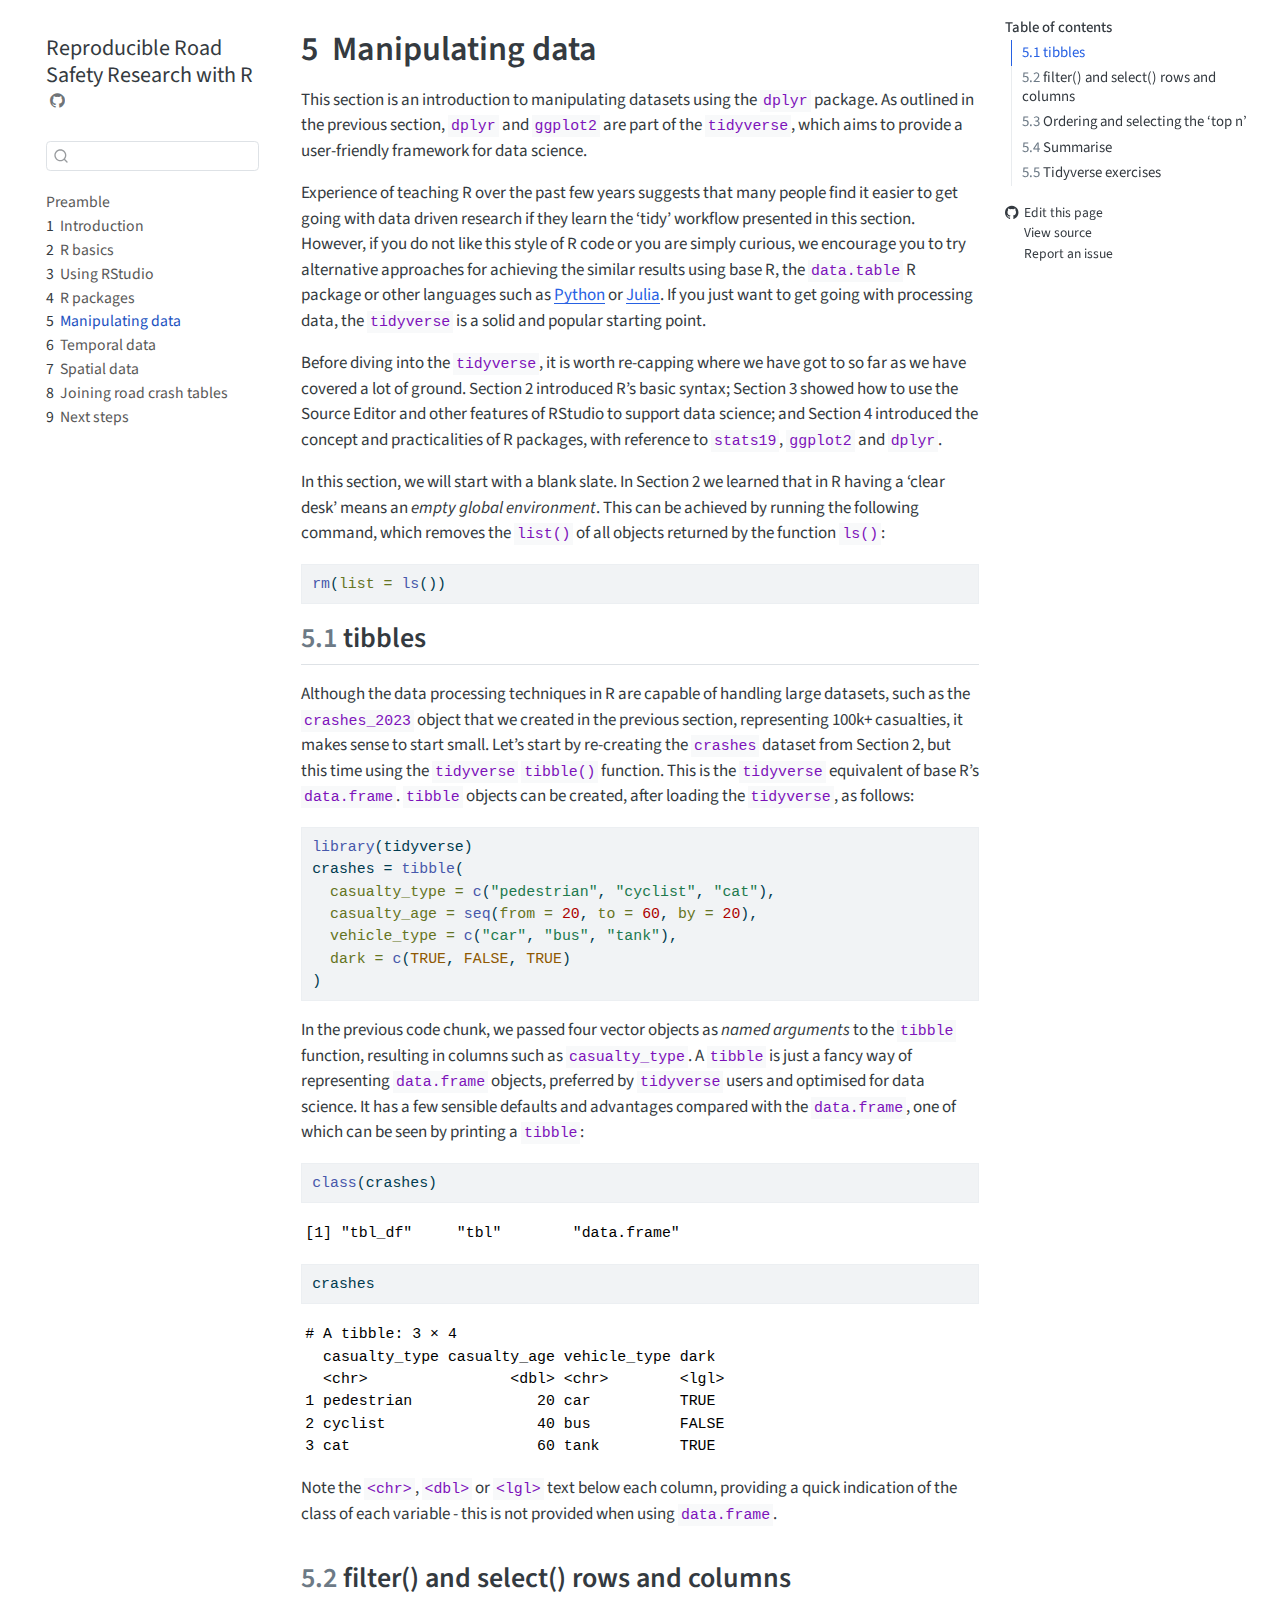
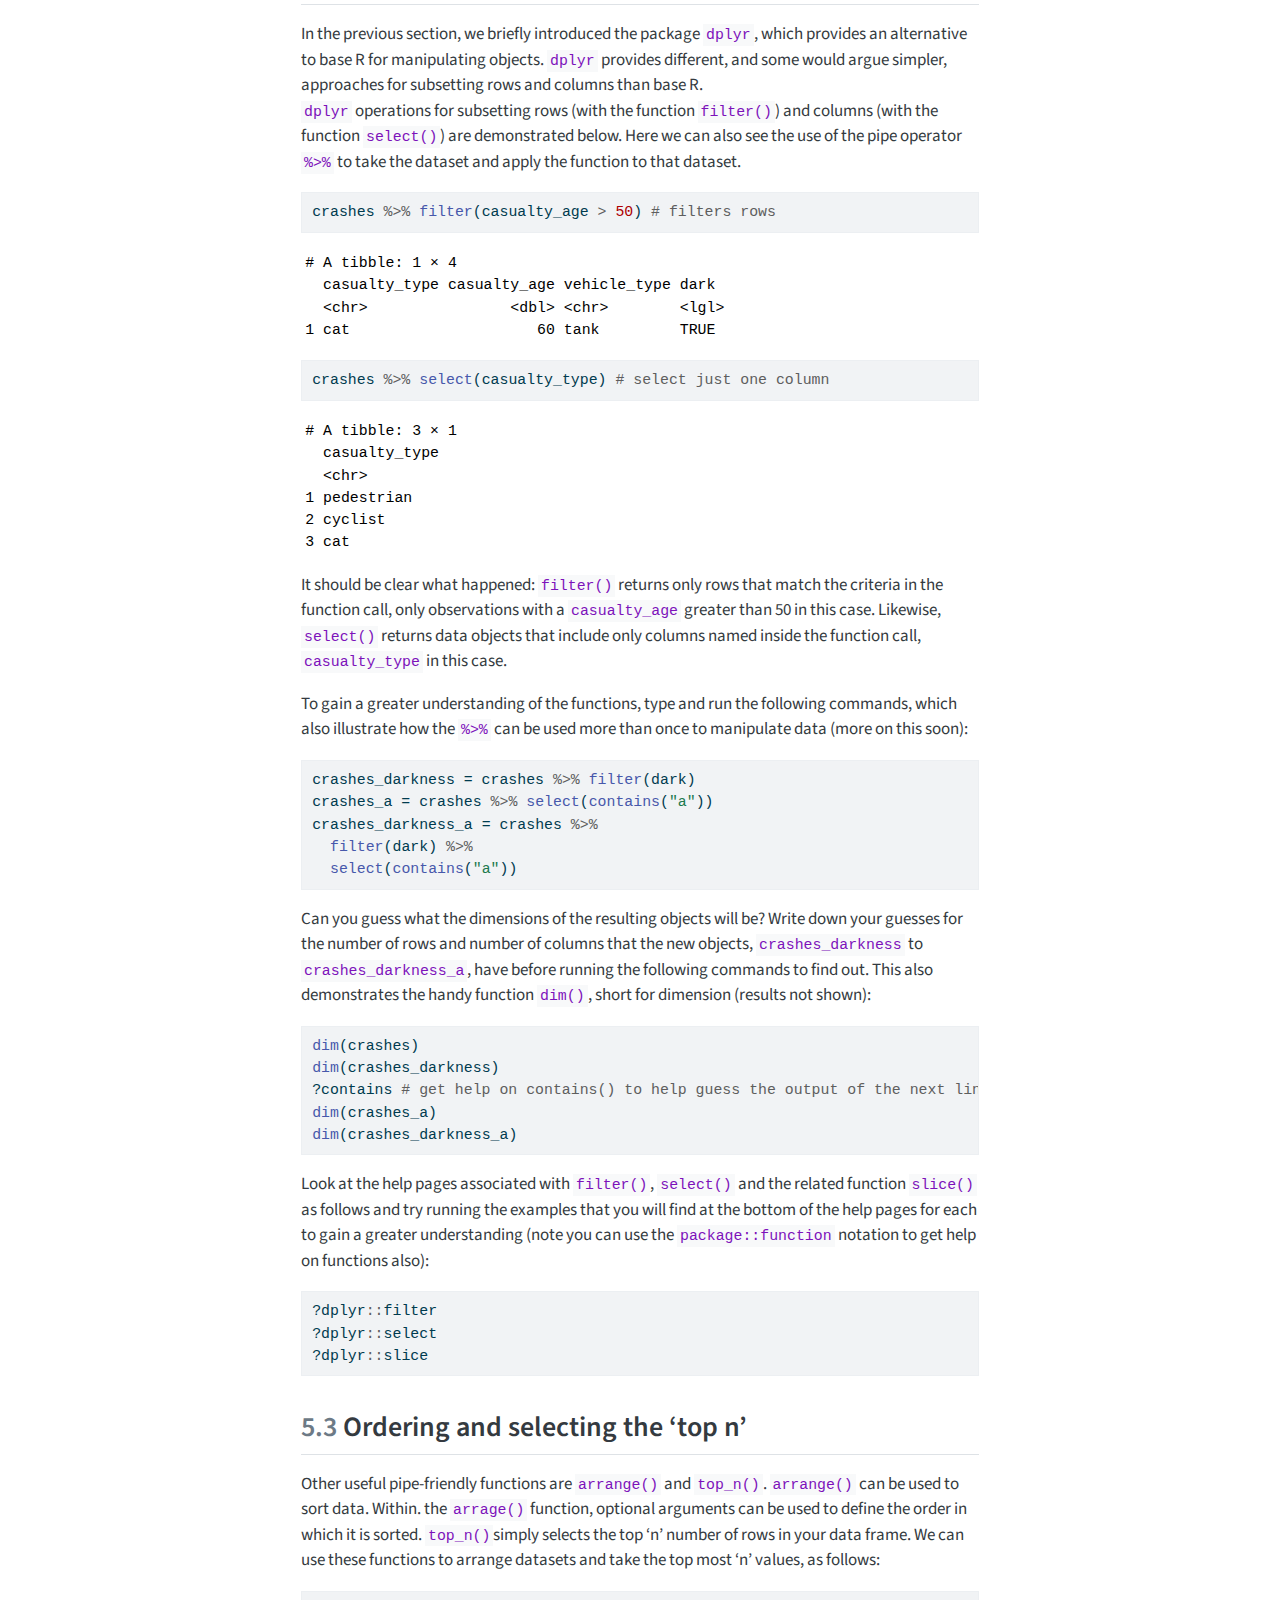
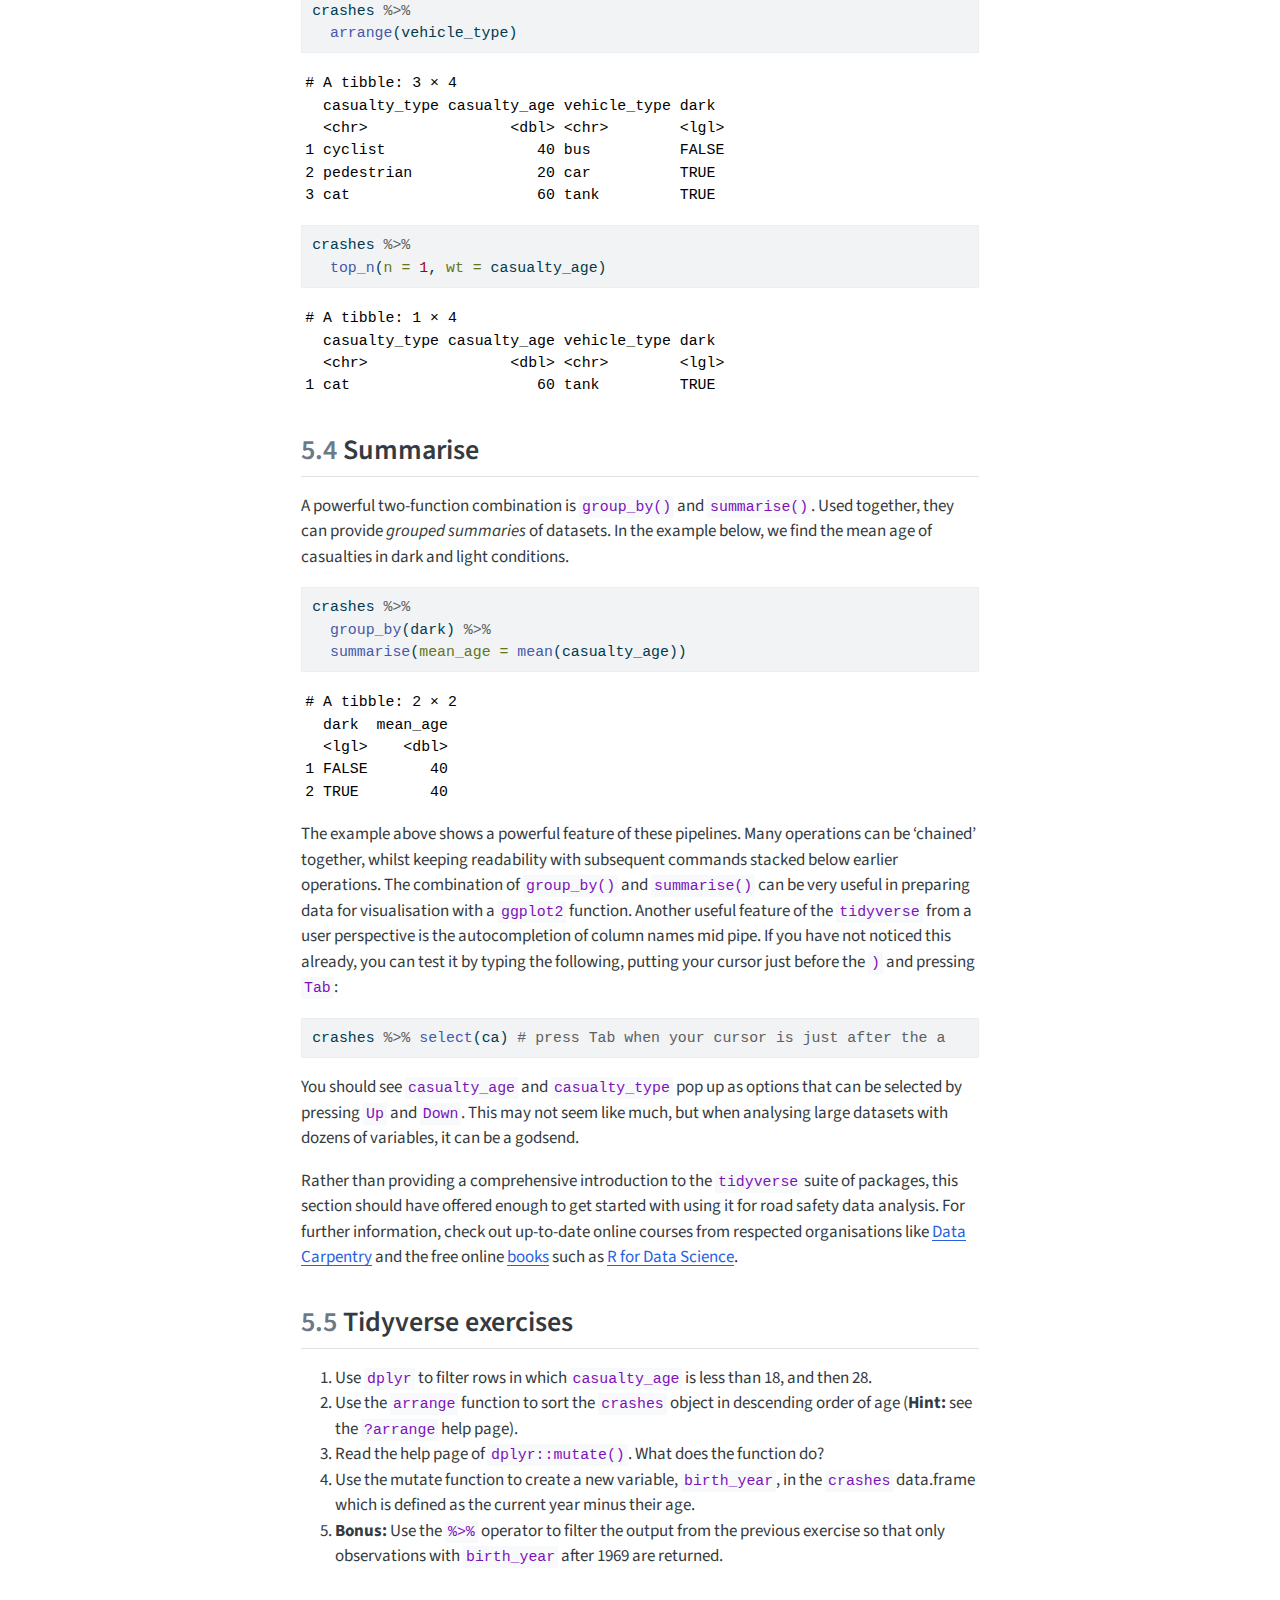
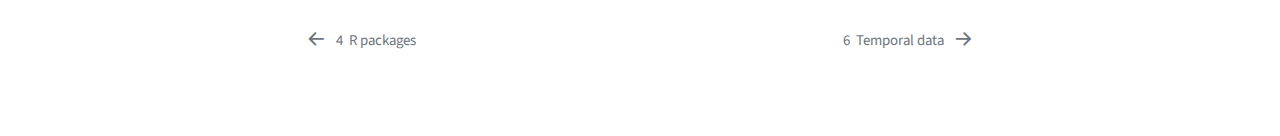
<file: 05-data.html>
<!DOCTYPE html>
<html xmlns="http://www.w3.org/1999/xhtml" lang="en" xml:lang="en"><head>

<meta charset="utf-8">
<meta name="generator" content="quarto-1.7.34">

<meta name="viewport" content="width=device-width, initial-scale=1.0, user-scalable=yes">


<title>5&nbsp; Manipulating data – Reproducible Road Safety Research with R</title>
<style>
code{white-space: pre-wrap;}
span.smallcaps{font-variant: small-caps;}
div.columns{display: flex; gap: min(4vw, 1.5em);}
div.column{flex: auto; overflow-x: auto;}
div.hanging-indent{margin-left: 1.5em; text-indent: -1.5em;}
ul.task-list{list-style: none;}
ul.task-list li input[type="checkbox"] {
  width: 0.8em;
  margin: 0 0.8em 0.2em -1em; /* quarto-specific, see https://github.com/quarto-dev/quarto-cli/issues/4556 */ 
  vertical-align: middle;
}
/* CSS for syntax highlighting */
html { -webkit-text-size-adjust: 100%; }
pre > code.sourceCode { white-space: pre; position: relative; }
pre > code.sourceCode > span { display: inline-block; line-height: 1.25; }
pre > code.sourceCode > span:empty { height: 1.2em; }
.sourceCode { overflow: visible; }
code.sourceCode > span { color: inherit; text-decoration: inherit; }
div.sourceCode { margin: 1em 0; }
pre.sourceCode { margin: 0; }
@media screen {
div.sourceCode { overflow: auto; }
}
@media print {
pre > code.sourceCode { white-space: pre-wrap; }
pre > code.sourceCode > span { text-indent: -5em; padding-left: 5em; }
}
pre.numberSource code
  { counter-reset: source-line 0; }
pre.numberSource code > span
  { position: relative; left: -4em; counter-increment: source-line; }
pre.numberSource code > span > a:first-child::before
  { content: counter(source-line);
    position: relative; left: -1em; text-align: right; vertical-align: baseline;
    border: none; display: inline-block;
    -webkit-touch-callout: none; -webkit-user-select: none;
    -khtml-user-select: none; -moz-user-select: none;
    -ms-user-select: none; user-select: none;
    padding: 0 4px; width: 4em;
  }
pre.numberSource { margin-left: 3em;  padding-left: 4px; }
div.sourceCode
  {   }
@media screen {
pre > code.sourceCode > span > a:first-child::before { text-decoration: underline; }
}
</style>


<script src="site_libs/quarto-nav/quarto-nav.js"></script>
<script src="site_libs/quarto-nav/headroom.min.js"></script>
<script src="site_libs/clipboard/clipboard.min.js"></script>
<script src="site_libs/quarto-search/autocomplete.umd.js"></script>
<script src="site_libs/quarto-search/fuse.min.js"></script>
<script src="site_libs/quarto-search/quarto-search.js"></script>
<meta name="quarto:offset" content="./">
<link href="./06-time.html" rel="next">
<link href="./04-pkgs.html" rel="prev">
<script src="site_libs/quarto-html/quarto.js" type="module"></script>
<script src="site_libs/quarto-html/tabsets/tabsets.js" type="module"></script>
<script src="site_libs/quarto-html/popper.min.js"></script>
<script src="site_libs/quarto-html/tippy.umd.min.js"></script>
<script src="site_libs/quarto-html/anchor.min.js"></script>
<link href="site_libs/quarto-html/tippy.css" rel="stylesheet">
<link href="site_libs/quarto-html/quarto-syntax-highlighting-c8ad9e5dbd60b7b70b38521ab19b7da4.css" rel="stylesheet" id="quarto-text-highlighting-styles">
<script src="site_libs/bootstrap/bootstrap.min.js"></script>
<link href="site_libs/bootstrap/bootstrap-icons.css" rel="stylesheet">
<link href="site_libs/bootstrap/bootstrap-23102fe0f0b5b1a9f09cc09ebcc8fe5b.min.css" rel="stylesheet" append-hash="true" id="quarto-bootstrap" data-mode="light">
<script id="quarto-search-options" type="application/json">{
  "location": "sidebar",
  "copy-button": false,
  "collapse-after": 3,
  "panel-placement": "start",
  "type": "textbox",
  "limit": 50,
  "keyboard-shortcut": [
    "f",
    "/",
    "s"
  ],
  "show-item-context": false,
  "language": {
    "search-no-results-text": "No results",
    "search-matching-documents-text": "matching documents",
    "search-copy-link-title": "Copy link to search",
    "search-hide-matches-text": "Hide additional matches",
    "search-more-match-text": "more match in this document",
    "search-more-matches-text": "more matches in this document",
    "search-clear-button-title": "Clear",
    "search-text-placeholder": "",
    "search-detached-cancel-button-title": "Cancel",
    "search-submit-button-title": "Submit",
    "search-label": "Search"
  }
}</script>


</head>

<body class="nav-sidebar floating quarto-light">

<div id="quarto-search-results"></div>
  <header id="quarto-header" class="headroom fixed-top">
  <nav class="quarto-secondary-nav">
    <div class="container-fluid d-flex">
      <button type="button" class="quarto-btn-toggle btn" data-bs-toggle="collapse" role="button" data-bs-target=".quarto-sidebar-collapse-item" aria-controls="quarto-sidebar" aria-expanded="false" aria-label="Toggle sidebar navigation" onclick="if (window.quartoToggleHeadroom) { window.quartoToggleHeadroom(); }">
        <i class="bi bi-layout-text-sidebar-reverse"></i>
      </button>
        <nav class="quarto-page-breadcrumbs" aria-label="breadcrumb"><ol class="breadcrumb"><li class="breadcrumb-item"><a href="./05-data.html"><span class="chapter-number">5</span>&nbsp; <span class="chapter-title">Manipulating data</span></a></li></ol></nav>
        <a class="flex-grow-1" role="navigation" data-bs-toggle="collapse" data-bs-target=".quarto-sidebar-collapse-item" aria-controls="quarto-sidebar" aria-expanded="false" aria-label="Toggle sidebar navigation" onclick="if (window.quartoToggleHeadroom) { window.quartoToggleHeadroom(); }">      
        </a>
      <button type="button" class="btn quarto-search-button" aria-label="Search" onclick="window.quartoOpenSearch();">
        <i class="bi bi-search"></i>
      </button>
    </div>
  </nav>
</header>
<!-- content -->
<div id="quarto-content" class="quarto-container page-columns page-rows-contents page-layout-article">
<!-- sidebar -->
  <nav id="quarto-sidebar" class="sidebar collapse collapse-horizontal quarto-sidebar-collapse-item sidebar-navigation floating overflow-auto">
    <div class="pt-lg-2 mt-2 text-left sidebar-header">
    <div class="sidebar-title mb-0 py-0">
      <a href="./">Reproducible Road Safety Research with R</a> 
        <div class="sidebar-tools-main">
    <a href="https://github.com/itsleeds/rrsrr" title="Source Code" class="quarto-navigation-tool px-1" aria-label="Source Code"><i class="bi bi-github"></i></a>
</div>
    </div>
      </div>
        <div class="mt-2 flex-shrink-0 align-items-center">
        <div class="sidebar-search">
        <div id="quarto-search" class="" title="Search"></div>
        </div>
        </div>
    <div class="sidebar-menu-container"> 
    <ul class="list-unstyled mt-1">
        <li class="sidebar-item">
  <div class="sidebar-item-container"> 
  <a href="./index.html" class="sidebar-item-text sidebar-link">
 <span class="menu-text">Preamble</span></a>
  </div>
</li>
        <li class="sidebar-item">
  <div class="sidebar-item-container"> 
  <a href="./01-intro.html" class="sidebar-item-text sidebar-link">
 <span class="menu-text"><span class="chapter-number">1</span>&nbsp; <span class="chapter-title">Introduction</span></span></a>
  </div>
</li>
        <li class="sidebar-item">
  <div class="sidebar-item-container"> 
  <a href="./02-basics.html" class="sidebar-item-text sidebar-link">
 <span class="menu-text"><span class="chapter-number">2</span>&nbsp; <span class="chapter-title">R basics</span></span></a>
  </div>
</li>
        <li class="sidebar-item">
  <div class="sidebar-item-container"> 
  <a href="./03-rstudio.html" class="sidebar-item-text sidebar-link">
 <span class="menu-text"><span class="chapter-number">3</span>&nbsp; <span class="chapter-title">Using RStudio</span></span></a>
  </div>
</li>
        <li class="sidebar-item">
  <div class="sidebar-item-container"> 
  <a href="./04-pkgs.html" class="sidebar-item-text sidebar-link">
 <span class="menu-text"><span class="chapter-number">4</span>&nbsp; <span class="chapter-title">R packages</span></span></a>
  </div>
</li>
        <li class="sidebar-item">
  <div class="sidebar-item-container"> 
  <a href="./05-data.html" class="sidebar-item-text sidebar-link active">
 <span class="menu-text"><span class="chapter-number">5</span>&nbsp; <span class="chapter-title">Manipulating data</span></span></a>
  </div>
</li>
        <li class="sidebar-item">
  <div class="sidebar-item-container"> 
  <a href="./06-time.html" class="sidebar-item-text sidebar-link">
 <span class="menu-text"><span class="chapter-number">6</span>&nbsp; <span class="chapter-title">Temporal data</span></span></a>
  </div>
</li>
        <li class="sidebar-item">
  <div class="sidebar-item-container"> 
  <a href="./07-space.html" class="sidebar-item-text sidebar-link">
 <span class="menu-text"><span class="chapter-number">7</span>&nbsp; <span class="chapter-title">Spatial data</span></span></a>
  </div>
</li>
        <li class="sidebar-item">
  <div class="sidebar-item-container"> 
  <a href="./08-join.html" class="sidebar-item-text sidebar-link">
 <span class="menu-text"><span class="chapter-number">8</span>&nbsp; <span class="chapter-title">Joining road crash tables</span></span></a>
  </div>
</li>
        <li class="sidebar-item">
  <div class="sidebar-item-container"> 
  <a href="./09-next.html" class="sidebar-item-text sidebar-link">
 <span class="menu-text"><span class="chapter-number">9</span>&nbsp; <span class="chapter-title">Next steps</span></span></a>
  </div>
</li>
    </ul>
    </div>
</nav>
<div id="quarto-sidebar-glass" class="quarto-sidebar-collapse-item" data-bs-toggle="collapse" data-bs-target=".quarto-sidebar-collapse-item"></div>
<!-- margin-sidebar -->
    <div id="quarto-margin-sidebar" class="sidebar margin-sidebar">
        <nav id="TOC" role="doc-toc" class="toc-active">
    <h2 id="toc-title">Table of contents</h2>
   
  <ul>
  <li><a href="#tibbles" id="toc-tibbles" class="nav-link active" data-scroll-target="#tibbles"><span class="header-section-number">5.1</span> tibbles</a></li>
  <li><a href="#filter-and-select-rows-and-columns" id="toc-filter-and-select-rows-and-columns" class="nav-link" data-scroll-target="#filter-and-select-rows-and-columns"><span class="header-section-number">5.2</span> filter() and select() rows and columns</a></li>
  <li><a href="#ordering-and-selecting-the-top-n" id="toc-ordering-and-selecting-the-top-n" class="nav-link" data-scroll-target="#ordering-and-selecting-the-top-n"><span class="header-section-number">5.3</span> Ordering and selecting the ‘top n’</a></li>
  <li><a href="#summarise" id="toc-summarise" class="nav-link" data-scroll-target="#summarise"><span class="header-section-number">5.4</span> Summarise</a></li>
  <li><a href="#tidyverse-exercises" id="toc-tidyverse-exercises" class="nav-link" data-scroll-target="#tidyverse-exercises"><span class="header-section-number">5.5</span> Tidyverse exercises</a></li>
  </ul>
<div class="toc-actions"><ul><li><a href="https://github.com/itsleeds/rrsrr/edit/main/05-data.qmd" class="toc-action"><i class="bi bi-github"></i>Edit this page</a></li><li><a href="https://github.com/itsleeds/rrsrr/blob/main/05-data.qmd" class="toc-action"><i class="bi empty"></i>View source</a></li><li><a href="https://github.com/itsleeds/rrsrr/issues/new" class="toc-action"><i class="bi empty"></i>Report an issue</a></li></ul></div></nav>
    </div>
<!-- main -->
<main class="content" id="quarto-document-content">

<header id="title-block-header" class="quarto-title-block default">
<div class="quarto-title">
<h1 class="title"><span id="data" class="quarto-section-identifier"><span class="chapter-number">5</span>&nbsp; <span class="chapter-title">Manipulating data</span></span></h1>
</div>



<div class="quarto-title-meta">

    
  
    
  </div>
  


</header>


<p>This section is an introduction to manipulating datasets using the <code>dplyr</code> package. As outlined in the previous section, <code>dplyr</code> and <code>ggplot2</code> are part of the <code>tidyverse</code>, which aims to provide a user-friendly framework for data science.</p>
<p>Experience of teaching R over the past few years suggests that many people find it easier to get going with data driven research if they learn the ‘tidy’ workflow presented in this section. However, if you do not like this style of R code or you are simply curious, we encourage you to try alternative approaches for achieving the similar results using base R, the <code>data.table</code> R package or other languages such as <a href="https://www.python.org/">Python</a> or <a href="https://julialang.org/">Julia</a>. If you just want to get going with processing data, the <code>tidyverse</code> is a solid and popular starting point.</p>
<p>Before diving into the <code>tidyverse</code>, it is worth re-capping where we have got to so far as we have covered a lot of ground. Section 2 introduced R’s basic syntax; Section 3 showed how to use the Source Editor and other features of RStudio to support data science; and Section 4 introduced the concept and practicalities of R packages, with reference to <code>stats19</code>, <code>ggplot2</code> and <code>dplyr</code>.</p>
<p>In this section, we will start with a blank slate. In Section 2 we learned that in R having a ‘clear desk’ means an <em>empty global environment</em>. This can be achieved by running the following command, which removes the <code>list()</code> of all objects returned by the function <code>ls()</code>:</p>
<div class="cell">
<div class="sourceCode cell-code" id="cb1"><pre class="sourceCode r code-with-copy"><code class="sourceCode r"><span id="cb1-1"><a href="#cb1-1" aria-hidden="true" tabindex="-1"></a><span class="fu">rm</span>(<span class="at">list =</span> <span class="fu">ls</span>())</span></code><button title="Copy to Clipboard" class="code-copy-button"><i class="bi"></i></button></pre></div>
</div>
<section id="tibbles" class="level2" data-number="5.1">
<h2 data-number="5.1" class="anchored" data-anchor-id="tibbles"><span class="header-section-number">5.1</span> tibbles</h2>
<p>Although the data processing techniques in R are capable of handling large datasets, such as the <code>crashes_2023</code> object that we created in the previous section, representing 100k+ casualties, it makes sense to start small. Let’s start by re-creating the <code>crashes</code> dataset from Section 2, but this time using the <code>tidyverse</code> <code>tibble()</code> function. This is the <code>tidyverse</code> equivalent of base R’s <code>data.frame</code>. <code>tibble</code> objects can be created, after loading the <code>tidyverse</code>, as follows:</p>
<div class="cell">
<div class="sourceCode cell-code" id="cb2"><pre class="sourceCode r code-with-copy"><code class="sourceCode r"><span id="cb2-1"><a href="#cb2-1" aria-hidden="true" tabindex="-1"></a><span class="fu">library</span>(tidyverse)</span>
<span id="cb2-2"><a href="#cb2-2" aria-hidden="true" tabindex="-1"></a>crashes <span class="ot">=</span> <span class="fu">tibble</span>(</span>
<span id="cb2-3"><a href="#cb2-3" aria-hidden="true" tabindex="-1"></a>  <span class="at">casualty_type =</span> <span class="fu">c</span>(<span class="st">"pedestrian"</span>, <span class="st">"cyclist"</span>, <span class="st">"cat"</span>),</span>
<span id="cb2-4"><a href="#cb2-4" aria-hidden="true" tabindex="-1"></a>  <span class="at">casualty_age =</span> <span class="fu">seq</span>(<span class="at">from =</span> <span class="dv">20</span>, <span class="at">to =</span> <span class="dv">60</span>, <span class="at">by =</span> <span class="dv">20</span>),</span>
<span id="cb2-5"><a href="#cb2-5" aria-hidden="true" tabindex="-1"></a>  <span class="at">vehicle_type =</span> <span class="fu">c</span>(<span class="st">"car"</span>, <span class="st">"bus"</span>, <span class="st">"tank"</span>),</span>
<span id="cb2-6"><a href="#cb2-6" aria-hidden="true" tabindex="-1"></a>  <span class="at">dark =</span> <span class="fu">c</span>(<span class="cn">TRUE</span>, <span class="cn">FALSE</span>, <span class="cn">TRUE</span>)</span>
<span id="cb2-7"><a href="#cb2-7" aria-hidden="true" tabindex="-1"></a>)</span></code><button title="Copy to Clipboard" class="code-copy-button"><i class="bi"></i></button></pre></div>
</div>
<p>In the previous code chunk, we passed four vector objects as <em>named arguments</em> to the <code>tibble</code> function, resulting in columns such as <code>casualty_type</code>. A <code>tibble</code> is just a fancy way of representing <code>data.frame</code> objects, preferred by <code>tidyverse</code> users and optimised for data science. It has a few sensible defaults and advantages compared with the <code>data.frame</code>, one of which can be seen by printing a <code>tibble</code>:</p>
<div class="cell">
<div class="sourceCode cell-code" id="cb3"><pre class="sourceCode r code-with-copy"><code class="sourceCode r"><span id="cb3-1"><a href="#cb3-1" aria-hidden="true" tabindex="-1"></a><span class="fu">class</span>(crashes)</span></code><button title="Copy to Clipboard" class="code-copy-button"><i class="bi"></i></button></pre></div>
<div class="cell-output cell-output-stdout">
<pre><code>[1] "tbl_df"     "tbl"        "data.frame"</code></pre>
</div>
<div class="sourceCode cell-code" id="cb5"><pre class="sourceCode r code-with-copy"><code class="sourceCode r"><span id="cb5-1"><a href="#cb5-1" aria-hidden="true" tabindex="-1"></a>crashes</span></code><button title="Copy to Clipboard" class="code-copy-button"><i class="bi"></i></button></pre></div>
<div class="cell-output cell-output-stdout">
<pre><code># A tibble: 3 × 4
  casualty_type casualty_age vehicle_type dark 
  &lt;chr&gt;                &lt;dbl&gt; &lt;chr&gt;        &lt;lgl&gt;
1 pedestrian              20 car          TRUE 
2 cyclist                 40 bus          FALSE
3 cat                     60 tank         TRUE </code></pre>
</div>
</div>
<p>Note the <code>&lt;chr&gt;</code>, <code>&lt;dbl&gt;</code> or <code>&lt;lgl&gt;</code> text below each column, providing a quick indication of the class of each variable - this is not provided when using <code>data.frame</code>.</p>
</section>
<section id="filter-and-select-rows-and-columns" class="level2" data-number="5.2">
<h2 data-number="5.2" class="anchored" data-anchor-id="filter-and-select-rows-and-columns"><span class="header-section-number">5.2</span> filter() and select() rows and columns</h2>
<p>In the previous section, we briefly introduced the package <code>dplyr</code>, which provides an alternative to base R for manipulating objects. <code>dplyr</code> provides different, and some would argue simpler, approaches for subsetting rows and columns than base R.<br>
<code>dplyr</code> operations for subsetting rows (with the function <code>filter()</code>) and columns (with the function <code>select()</code>) are demonstrated below. Here we can also see the use of the pipe operator <code>%&gt;%</code> to take the dataset and apply the function to that dataset.</p>
<div class="cell">
<div class="sourceCode cell-code" id="cb7"><pre class="sourceCode r code-with-copy"><code class="sourceCode r"><span id="cb7-1"><a href="#cb7-1" aria-hidden="true" tabindex="-1"></a>crashes <span class="sc">%&gt;%</span> <span class="fu">filter</span>(casualty_age <span class="sc">&gt;</span> <span class="dv">50</span>) <span class="co"># filters rows</span></span></code><button title="Copy to Clipboard" class="code-copy-button"><i class="bi"></i></button></pre></div>
<div class="cell-output cell-output-stdout">
<pre><code># A tibble: 1 × 4
  casualty_type casualty_age vehicle_type dark 
  &lt;chr&gt;                &lt;dbl&gt; &lt;chr&gt;        &lt;lgl&gt;
1 cat                     60 tank         TRUE </code></pre>
</div>
<div class="sourceCode cell-code" id="cb9"><pre class="sourceCode r code-with-copy"><code class="sourceCode r"><span id="cb9-1"><a href="#cb9-1" aria-hidden="true" tabindex="-1"></a>crashes <span class="sc">%&gt;%</span> <span class="fu">select</span>(casualty_type) <span class="co"># select just one column</span></span></code><button title="Copy to Clipboard" class="code-copy-button"><i class="bi"></i></button></pre></div>
<div class="cell-output cell-output-stdout">
<pre><code># A tibble: 3 × 1
  casualty_type
  &lt;chr&gt;        
1 pedestrian   
2 cyclist      
3 cat          </code></pre>
</div>
</div>
<p>It should be clear what happened: <code>filter()</code> returns only rows that match the criteria in the function call, only observations with a <code>casualty_age</code> greater than 50 in this case. Likewise, <code>select()</code> returns data objects that include only columns named inside the function call, <code>casualty_type</code> in this case.</p>
<p>To gain a greater understanding of the functions, type and run the following commands, which also illustrate how the <code>%&gt;%</code> can be used more than once to manipulate data (more on this soon):</p>
<div class="cell">
<div class="sourceCode cell-code" id="cb11"><pre class="sourceCode r code-with-copy"><code class="sourceCode r"><span id="cb11-1"><a href="#cb11-1" aria-hidden="true" tabindex="-1"></a>crashes_darkness <span class="ot">=</span> crashes <span class="sc">%&gt;%</span> <span class="fu">filter</span>(dark)</span>
<span id="cb11-2"><a href="#cb11-2" aria-hidden="true" tabindex="-1"></a>crashes_a <span class="ot">=</span> crashes <span class="sc">%&gt;%</span> <span class="fu">select</span>(<span class="fu">contains</span>(<span class="st">"a"</span>))</span>
<span id="cb11-3"><a href="#cb11-3" aria-hidden="true" tabindex="-1"></a>crashes_darkness_a <span class="ot">=</span> crashes <span class="sc">%&gt;%</span> </span>
<span id="cb11-4"><a href="#cb11-4" aria-hidden="true" tabindex="-1"></a>  <span class="fu">filter</span>(dark) <span class="sc">%&gt;%</span> </span>
<span id="cb11-5"><a href="#cb11-5" aria-hidden="true" tabindex="-1"></a>  <span class="fu">select</span>(<span class="fu">contains</span>(<span class="st">"a"</span>))</span></code><button title="Copy to Clipboard" class="code-copy-button"><i class="bi"></i></button></pre></div>
</div>
<p>Can you guess what the dimensions of the resulting objects will be? Write down your guesses for the number of rows and number of columns that the new objects, <code>crashes_darkness</code> to <code>crashes_darkness_a</code>, have before running the following commands to find out. This also demonstrates the handy function <code>dim()</code>, short for dimension (results not shown):</p>
<div class="cell">
<div class="sourceCode cell-code" id="cb12"><pre class="sourceCode r code-with-copy"><code class="sourceCode r"><span id="cb12-1"><a href="#cb12-1" aria-hidden="true" tabindex="-1"></a><span class="fu">dim</span>(crashes)</span>
<span id="cb12-2"><a href="#cb12-2" aria-hidden="true" tabindex="-1"></a><span class="fu">dim</span>(crashes_darkness)</span>
<span id="cb12-3"><a href="#cb12-3" aria-hidden="true" tabindex="-1"></a>?contains <span class="co"># get help on contains() to help guess the output of the next line</span></span>
<span id="cb12-4"><a href="#cb12-4" aria-hidden="true" tabindex="-1"></a><span class="fu">dim</span>(crashes_a)</span>
<span id="cb12-5"><a href="#cb12-5" aria-hidden="true" tabindex="-1"></a><span class="fu">dim</span>(crashes_darkness_a)</span></code><button title="Copy to Clipboard" class="code-copy-button"><i class="bi"></i></button></pre></div>
</div>
<p>Look at the help pages associated with <code>filter()</code>, <code>select()</code> and the related function <code>slice()</code> as follows and try running the examples that you will find at the bottom of the help pages for each to gain a greater understanding (note you can use the <code>package::function</code> notation to get help on functions also):</p>
<div class="cell">
<div class="sourceCode cell-code" id="cb13"><pre class="sourceCode r code-with-copy"><code class="sourceCode r"><span id="cb13-1"><a href="#cb13-1" aria-hidden="true" tabindex="-1"></a>?dplyr<span class="sc">::</span>filter</span>
<span id="cb13-2"><a href="#cb13-2" aria-hidden="true" tabindex="-1"></a>?dplyr<span class="sc">::</span>select</span>
<span id="cb13-3"><a href="#cb13-3" aria-hidden="true" tabindex="-1"></a>?dplyr<span class="sc">::</span>slice</span></code><button title="Copy to Clipboard" class="code-copy-button"><i class="bi"></i></button></pre></div>
</div>
</section>
<section id="ordering-and-selecting-the-top-n" class="level2" data-number="5.3">
<h2 data-number="5.3" class="anchored" data-anchor-id="ordering-and-selecting-the-top-n"><span class="header-section-number">5.3</span> Ordering and selecting the ‘top n’</h2>
<p>Other useful pipe-friendly functions are <code>arrange()</code> and <code>top_n()</code>. <code>arrange()</code> can be used to sort data. Within. the <code>arrage()</code> function, optional arguments can be used to define the order in which it is sorted. <code>top_n()</code>simply selects the top ‘n’ number of rows in your data frame. We can use these functions to arrange datasets and take the top most ‘n’ values, as follows:</p>
<div class="cell">
<div class="sourceCode cell-code" id="cb14"><pre class="sourceCode r code-with-copy"><code class="sourceCode r"><span id="cb14-1"><a href="#cb14-1" aria-hidden="true" tabindex="-1"></a>crashes <span class="sc">%&gt;%</span> </span>
<span id="cb14-2"><a href="#cb14-2" aria-hidden="true" tabindex="-1"></a>  <span class="fu">arrange</span>(vehicle_type)</span></code><button title="Copy to Clipboard" class="code-copy-button"><i class="bi"></i></button></pre></div>
<div class="cell-output cell-output-stdout">
<pre><code># A tibble: 3 × 4
  casualty_type casualty_age vehicle_type dark 
  &lt;chr&gt;                &lt;dbl&gt; &lt;chr&gt;        &lt;lgl&gt;
1 cyclist                 40 bus          FALSE
2 pedestrian              20 car          TRUE 
3 cat                     60 tank         TRUE </code></pre>
</div>
<div class="sourceCode cell-code" id="cb16"><pre class="sourceCode r code-with-copy"><code class="sourceCode r"><span id="cb16-1"><a href="#cb16-1" aria-hidden="true" tabindex="-1"></a>crashes <span class="sc">%&gt;%</span> </span>
<span id="cb16-2"><a href="#cb16-2" aria-hidden="true" tabindex="-1"></a>  <span class="fu">top_n</span>(<span class="at">n =</span> <span class="dv">1</span>, <span class="at">wt =</span> casualty_age)</span></code><button title="Copy to Clipboard" class="code-copy-button"><i class="bi"></i></button></pre></div>
<div class="cell-output cell-output-stdout">
<pre><code># A tibble: 1 × 4
  casualty_type casualty_age vehicle_type dark 
  &lt;chr&gt;                &lt;dbl&gt; &lt;chr&gt;        &lt;lgl&gt;
1 cat                     60 tank         TRUE </code></pre>
</div>
</div>
</section>
<section id="summarise" class="level2" data-number="5.4">
<h2 data-number="5.4" class="anchored" data-anchor-id="summarise"><span class="header-section-number">5.4</span> Summarise</h2>
<p>A powerful two-function combination is <code>group_by()</code> and <code>summarise()</code>. Used together, they can provide <em>grouped summaries</em> of datasets. In the example below, we find the mean age of casualties in dark and light conditions.</p>
<div class="cell">
<div class="sourceCode cell-code" id="cb18"><pre class="sourceCode r code-with-copy"><code class="sourceCode r"><span id="cb18-1"><a href="#cb18-1" aria-hidden="true" tabindex="-1"></a>crashes <span class="sc">%&gt;%</span></span>
<span id="cb18-2"><a href="#cb18-2" aria-hidden="true" tabindex="-1"></a>  <span class="fu">group_by</span>(dark) <span class="sc">%&gt;%</span> </span>
<span id="cb18-3"><a href="#cb18-3" aria-hidden="true" tabindex="-1"></a>  <span class="fu">summarise</span>(<span class="at">mean_age =</span> <span class="fu">mean</span>(casualty_age))</span></code><button title="Copy to Clipboard" class="code-copy-button"><i class="bi"></i></button></pre></div>
<div class="cell-output cell-output-stdout">
<pre><code># A tibble: 2 × 2
  dark  mean_age
  &lt;lgl&gt;    &lt;dbl&gt;
1 FALSE       40
2 TRUE        40</code></pre>
</div>
</div>
<p>The example above shows a powerful feature of these pipelines. Many operations can be ‘chained’ together, whilst keeping readability with subsequent commands stacked below earlier operations. The combination of <code>group_by()</code> and <code>summarise()</code> can be very useful in preparing data for visualisation with a <code>ggplot2</code> function. Another useful feature of the <code>tidyverse</code> from a user perspective is the autocompletion of column names mid pipe. If you have not noticed this already, you can test it by typing the following, putting your cursor just before the <code>)</code> and pressing <code>Tab</code>:</p>
<div class="cell">
<div class="sourceCode cell-code" id="cb20"><pre class="sourceCode r code-with-copy"><code class="sourceCode r"><span id="cb20-1"><a href="#cb20-1" aria-hidden="true" tabindex="-1"></a>crashes <span class="sc">%&gt;%</span> <span class="fu">select</span>(ca) <span class="co"># press Tab when your cursor is just after the a</span></span></code><button title="Copy to Clipboard" class="code-copy-button"><i class="bi"></i></button></pre></div>
</div>
<p>You should see <code>casualty_age</code> and <code>casualty_type</code> pop up as options that can be selected by pressing <code>Up</code> and <code>Down</code>. This may not seem like much, but when analysing large datasets with dozens of variables, it can be a godsend.</p>
<p>Rather than providing a comprehensive introduction to the <code>tidyverse</code> suite of packages, this section should have offered enough to get started with using it for road safety data analysis. For further information, check out up-to-date online courses from respected organisations like <a href="https://datacarpentry.org/R-ecology-lesson/index.html">Data Carpentry</a> and the free online <a href="https://bookdown.org/">books</a> such as <a href="https://r4ds.had.co.nz/">R for Data Science</a>.</p>
</section>
<section id="tidyverse-exercises" class="level2" data-number="5.5">
<h2 data-number="5.5" class="anchored" data-anchor-id="tidyverse-exercises"><span class="header-section-number">5.5</span> Tidyverse exercises</h2>
<ol type="1">
<li>Use <code>dplyr</code> to filter rows in which <code>casualty_age</code> is less than 18, and then 28.</li>
<li>Use the <code>arrange</code> function to sort the <code>crashes</code> object in descending order of age (<strong>Hint:</strong> see the <code>?arrange</code> help page).</li>
<li>Read the help page of <code>dplyr::mutate()</code>. What does the function do?</li>
<li>Use the mutate function to create a new variable, <code>birth_year</code>, in the <code>crashes</code> data.frame which is defined as the current year minus their age.</li>
<li><strong>Bonus:</strong> Use the <code>%&gt;%</code> operator to filter the output from the previous exercise so that only observations with <code>birth_year</code> after 1969 are returned.</li>
</ol>


</section>

</main> <!-- /main -->
<script id="quarto-html-after-body" type="application/javascript">
  window.document.addEventListener("DOMContentLoaded", function (event) {
    const icon = "";
    const anchorJS = new window.AnchorJS();
    anchorJS.options = {
      placement: 'right',
      icon: icon
    };
    anchorJS.add('.anchored');
    const isCodeAnnotation = (el) => {
      for (const clz of el.classList) {
        if (clz.startsWith('code-annotation-')) {                     
          return true;
        }
      }
      return false;
    }
    const onCopySuccess = function(e) {
      // button target
      const button = e.trigger;
      // don't keep focus
      button.blur();
      // flash "checked"
      button.classList.add('code-copy-button-checked');
      var currentTitle = button.getAttribute("title");
      button.setAttribute("title", "Copied!");
      let tooltip;
      if (window.bootstrap) {
        button.setAttribute("data-bs-toggle", "tooltip");
        button.setAttribute("data-bs-placement", "left");
        button.setAttribute("data-bs-title", "Copied!");
        tooltip = new bootstrap.Tooltip(button, 
          { trigger: "manual", 
            customClass: "code-copy-button-tooltip",
            offset: [0, -8]});
        tooltip.show();    
      }
      setTimeout(function() {
        if (tooltip) {
          tooltip.hide();
          button.removeAttribute("data-bs-title");
          button.removeAttribute("data-bs-toggle");
          button.removeAttribute("data-bs-placement");
        }
        button.setAttribute("title", currentTitle);
        button.classList.remove('code-copy-button-checked');
      }, 1000);
      // clear code selection
      e.clearSelection();
    }
    const getTextToCopy = function(trigger) {
        const codeEl = trigger.previousElementSibling.cloneNode(true);
        for (const childEl of codeEl.children) {
          if (isCodeAnnotation(childEl)) {
            childEl.remove();
          }
        }
        return codeEl.innerText;
    }
    const clipboard = new window.ClipboardJS('.code-copy-button:not([data-in-quarto-modal])', {
      text: getTextToCopy
    });
    clipboard.on('success', onCopySuccess);
    if (window.document.getElementById('quarto-embedded-source-code-modal')) {
      const clipboardModal = new window.ClipboardJS('.code-copy-button[data-in-quarto-modal]', {
        text: getTextToCopy,
        container: window.document.getElementById('quarto-embedded-source-code-modal')
      });
      clipboardModal.on('success', onCopySuccess);
    }
      var localhostRegex = new RegExp(/^(?:http|https):\/\/localhost\:?[0-9]*\//);
      var mailtoRegex = new RegExp(/^mailto:/);
        var filterRegex = new RegExp('/' + window.location.host + '/');
      var isInternal = (href) => {
          return filterRegex.test(href) || localhostRegex.test(href) || mailtoRegex.test(href);
      }
      // Inspect non-navigation links and adorn them if external
     var links = window.document.querySelectorAll('a[href]:not(.nav-link):not(.navbar-brand):not(.toc-action):not(.sidebar-link):not(.sidebar-item-toggle):not(.pagination-link):not(.no-external):not([aria-hidden]):not(.dropdown-item):not(.quarto-navigation-tool):not(.about-link)');
      for (var i=0; i<links.length; i++) {
        const link = links[i];
        if (!isInternal(link.href)) {
          // undo the damage that might have been done by quarto-nav.js in the case of
          // links that we want to consider external
          if (link.dataset.originalHref !== undefined) {
            link.href = link.dataset.originalHref;
          }
        }
      }
    function tippyHover(el, contentFn, onTriggerFn, onUntriggerFn) {
      const config = {
        allowHTML: true,
        maxWidth: 500,
        delay: 100,
        arrow: false,
        appendTo: function(el) {
            return el.parentElement;
        },
        interactive: true,
        interactiveBorder: 10,
        theme: 'quarto',
        placement: 'bottom-start',
      };
      if (contentFn) {
        config.content = contentFn;
      }
      if (onTriggerFn) {
        config.onTrigger = onTriggerFn;
      }
      if (onUntriggerFn) {
        config.onUntrigger = onUntriggerFn;
      }
      window.tippy(el, config); 
    }
    const noterefs = window.document.querySelectorAll('a[role="doc-noteref"]');
    for (var i=0; i<noterefs.length; i++) {
      const ref = noterefs[i];
      tippyHover(ref, function() {
        // use id or data attribute instead here
        let href = ref.getAttribute('data-footnote-href') || ref.getAttribute('href');
        try { href = new URL(href).hash; } catch {}
        const id = href.replace(/^#\/?/, "");
        const note = window.document.getElementById(id);
        if (note) {
          return note.innerHTML;
        } else {
          return "";
        }
      });
    }
    const xrefs = window.document.querySelectorAll('a.quarto-xref');
    const processXRef = (id, note) => {
      // Strip column container classes
      const stripColumnClz = (el) => {
        el.classList.remove("page-full", "page-columns");
        if (el.children) {
          for (const child of el.children) {
            stripColumnClz(child);
          }
        }
      }
      stripColumnClz(note)
      if (id === null || id.startsWith('sec-')) {
        // Special case sections, only their first couple elements
        const container = document.createElement("div");
        if (note.children && note.children.length > 2) {
          container.appendChild(note.children[0].cloneNode(true));
          for (let i = 1; i < note.children.length; i++) {
            const child = note.children[i];
            if (child.tagName === "P" && child.innerText === "") {
              continue;
            } else {
              container.appendChild(child.cloneNode(true));
              break;
            }
          }
          if (window.Quarto?.typesetMath) {
            window.Quarto.typesetMath(container);
          }
          return container.innerHTML
        } else {
          if (window.Quarto?.typesetMath) {
            window.Quarto.typesetMath(note);
          }
          return note.innerHTML;
        }
      } else {
        // Remove any anchor links if they are present
        const anchorLink = note.querySelector('a.anchorjs-link');
        if (anchorLink) {
          anchorLink.remove();
        }
        if (window.Quarto?.typesetMath) {
          window.Quarto.typesetMath(note);
        }
        if (note.classList.contains("callout")) {
          return note.outerHTML;
        } else {
          return note.innerHTML;
        }
      }
    }
    for (var i=0; i<xrefs.length; i++) {
      const xref = xrefs[i];
      tippyHover(xref, undefined, function(instance) {
        instance.disable();
        let url = xref.getAttribute('href');
        let hash = undefined; 
        if (url.startsWith('#')) {
          hash = url;
        } else {
          try { hash = new URL(url).hash; } catch {}
        }
        if (hash) {
          const id = hash.replace(/^#\/?/, "");
          const note = window.document.getElementById(id);
          if (note !== null) {
            try {
              const html = processXRef(id, note.cloneNode(true));
              instance.setContent(html);
            } finally {
              instance.enable();
              instance.show();
            }
          } else {
            // See if we can fetch this
            fetch(url.split('#')[0])
            .then(res => res.text())
            .then(html => {
              const parser = new DOMParser();
              const htmlDoc = parser.parseFromString(html, "text/html");
              const note = htmlDoc.getElementById(id);
              if (note !== null) {
                const html = processXRef(id, note);
                instance.setContent(html);
              } 
            }).finally(() => {
              instance.enable();
              instance.show();
            });
          }
        } else {
          // See if we can fetch a full url (with no hash to target)
          // This is a special case and we should probably do some content thinning / targeting
          fetch(url)
          .then(res => res.text())
          .then(html => {
            const parser = new DOMParser();
            const htmlDoc = parser.parseFromString(html, "text/html");
            const note = htmlDoc.querySelector('main.content');
            if (note !== null) {
              // This should only happen for chapter cross references
              // (since there is no id in the URL)
              // remove the first header
              if (note.children.length > 0 && note.children[0].tagName === "HEADER") {
                note.children[0].remove();
              }
              const html = processXRef(null, note);
              instance.setContent(html);
            } 
          }).finally(() => {
            instance.enable();
            instance.show();
          });
        }
      }, function(instance) {
      });
    }
        let selectedAnnoteEl;
        const selectorForAnnotation = ( cell, annotation) => {
          let cellAttr = 'data-code-cell="' + cell + '"';
          let lineAttr = 'data-code-annotation="' +  annotation + '"';
          const selector = 'span[' + cellAttr + '][' + lineAttr + ']';
          return selector;
        }
        const selectCodeLines = (annoteEl) => {
          const doc = window.document;
          const targetCell = annoteEl.getAttribute("data-target-cell");
          const targetAnnotation = annoteEl.getAttribute("data-target-annotation");
          const annoteSpan = window.document.querySelector(selectorForAnnotation(targetCell, targetAnnotation));
          const lines = annoteSpan.getAttribute("data-code-lines").split(",");
          const lineIds = lines.map((line) => {
            return targetCell + "-" + line;
          })
          let top = null;
          let height = null;
          let parent = null;
          if (lineIds.length > 0) {
              //compute the position of the single el (top and bottom and make a div)
              const el = window.document.getElementById(lineIds[0]);
              top = el.offsetTop;
              height = el.offsetHeight;
              parent = el.parentElement.parentElement;
            if (lineIds.length > 1) {
              const lastEl = window.document.getElementById(lineIds[lineIds.length - 1]);
              const bottom = lastEl.offsetTop + lastEl.offsetHeight;
              height = bottom - top;
            }
            if (top !== null && height !== null && parent !== null) {
              // cook up a div (if necessary) and position it 
              let div = window.document.getElementById("code-annotation-line-highlight");
              if (div === null) {
                div = window.document.createElement("div");
                div.setAttribute("id", "code-annotation-line-highlight");
                div.style.position = 'absolute';
                parent.appendChild(div);
              }
              div.style.top = top - 2 + "px";
              div.style.height = height + 4 + "px";
              div.style.left = 0;
              let gutterDiv = window.document.getElementById("code-annotation-line-highlight-gutter");
              if (gutterDiv === null) {
                gutterDiv = window.document.createElement("div");
                gutterDiv.setAttribute("id", "code-annotation-line-highlight-gutter");
                gutterDiv.style.position = 'absolute';
                const codeCell = window.document.getElementById(targetCell);
                const gutter = codeCell.querySelector('.code-annotation-gutter');
                gutter.appendChild(gutterDiv);
              }
              gutterDiv.style.top = top - 2 + "px";
              gutterDiv.style.height = height + 4 + "px";
            }
            selectedAnnoteEl = annoteEl;
          }
        };
        const unselectCodeLines = () => {
          const elementsIds = ["code-annotation-line-highlight", "code-annotation-line-highlight-gutter"];
          elementsIds.forEach((elId) => {
            const div = window.document.getElementById(elId);
            if (div) {
              div.remove();
            }
          });
          selectedAnnoteEl = undefined;
        };
          // Handle positioning of the toggle
      window.addEventListener(
        "resize",
        throttle(() => {
          elRect = undefined;
          if (selectedAnnoteEl) {
            selectCodeLines(selectedAnnoteEl);
          }
        }, 10)
      );
      function throttle(fn, ms) {
      let throttle = false;
      let timer;
        return (...args) => {
          if(!throttle) { // first call gets through
              fn.apply(this, args);
              throttle = true;
          } else { // all the others get throttled
              if(timer) clearTimeout(timer); // cancel #2
              timer = setTimeout(() => {
                fn.apply(this, args);
                timer = throttle = false;
              }, ms);
          }
        };
      }
        // Attach click handler to the DT
        const annoteDls = window.document.querySelectorAll('dt[data-target-cell]');
        for (const annoteDlNode of annoteDls) {
          annoteDlNode.addEventListener('click', (event) => {
            const clickedEl = event.target;
            if (clickedEl !== selectedAnnoteEl) {
              unselectCodeLines();
              const activeEl = window.document.querySelector('dt[data-target-cell].code-annotation-active');
              if (activeEl) {
                activeEl.classList.remove('code-annotation-active');
              }
              selectCodeLines(clickedEl);
              clickedEl.classList.add('code-annotation-active');
            } else {
              // Unselect the line
              unselectCodeLines();
              clickedEl.classList.remove('code-annotation-active');
            }
          });
        }
    const findCites = (el) => {
      const parentEl = el.parentElement;
      if (parentEl) {
        const cites = parentEl.dataset.cites;
        if (cites) {
          return {
            el,
            cites: cites.split(' ')
          };
        } else {
          return findCites(el.parentElement)
        }
      } else {
        return undefined;
      }
    };
    var bibliorefs = window.document.querySelectorAll('a[role="doc-biblioref"]');
    for (var i=0; i<bibliorefs.length; i++) {
      const ref = bibliorefs[i];
      const citeInfo = findCites(ref);
      if (citeInfo) {
        tippyHover(citeInfo.el, function() {
          var popup = window.document.createElement('div');
          citeInfo.cites.forEach(function(cite) {
            var citeDiv = window.document.createElement('div');
            citeDiv.classList.add('hanging-indent');
            citeDiv.classList.add('csl-entry');
            var biblioDiv = window.document.getElementById('ref-' + cite);
            if (biblioDiv) {
              citeDiv.innerHTML = biblioDiv.innerHTML;
            }
            popup.appendChild(citeDiv);
          });
          return popup.innerHTML;
        });
      }
    }
  });
  </script>
<nav class="page-navigation">
  <div class="nav-page nav-page-previous">
      <a href="./04-pkgs.html" class="pagination-link" aria-label="R packages">
        <i class="bi bi-arrow-left-short"></i> <span class="nav-page-text"><span class="chapter-number">4</span>&nbsp; <span class="chapter-title">R packages</span></span>
      </a>          
  </div>
  <div class="nav-page nav-page-next">
      <a href="./06-time.html" class="pagination-link" aria-label="Temporal data">
        <span class="nav-page-text"><span class="chapter-number">6</span>&nbsp; <span class="chapter-title">Temporal data</span></span> <i class="bi bi-arrow-right-short"></i>
      </a>
  </div>
</nav>
</div> <!-- /content -->




<footer class="footer"><div class="nav-footer"><div class="nav-footer-center"><div class="toc-actions d-sm-block d-md-none"><ul><li><a href="https://github.com/itsleeds/rrsrr/edit/main/05-data.qmd" class="toc-action"><i class="bi bi-github"></i>Edit this page</a></li><li><a href="https://github.com/itsleeds/rrsrr/blob/main/05-data.qmd" class="toc-action"><i class="bi empty"></i>View source</a></li><li><a href="https://github.com/itsleeds/rrsrr/issues/new" class="toc-action"><i class="bi empty"></i>Report an issue</a></li></ul></div></div></div></footer></body></html>
</file>
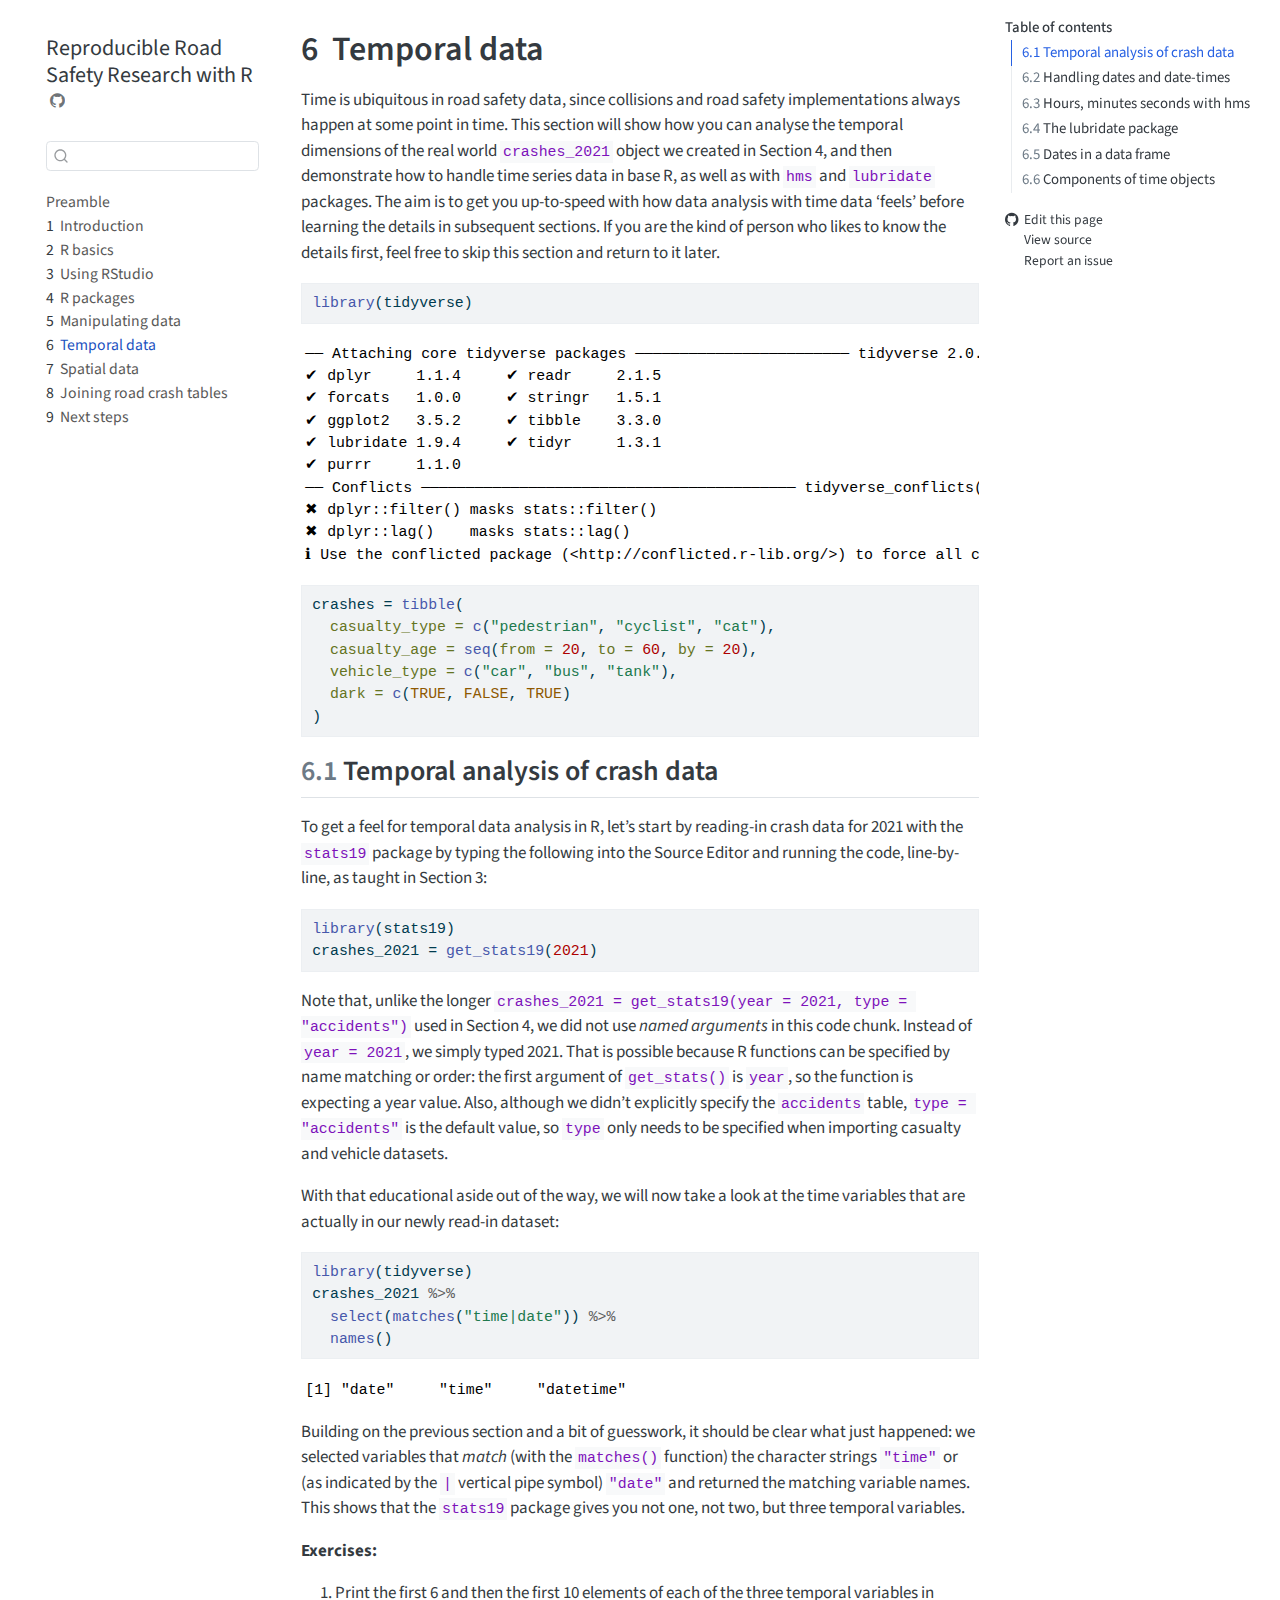
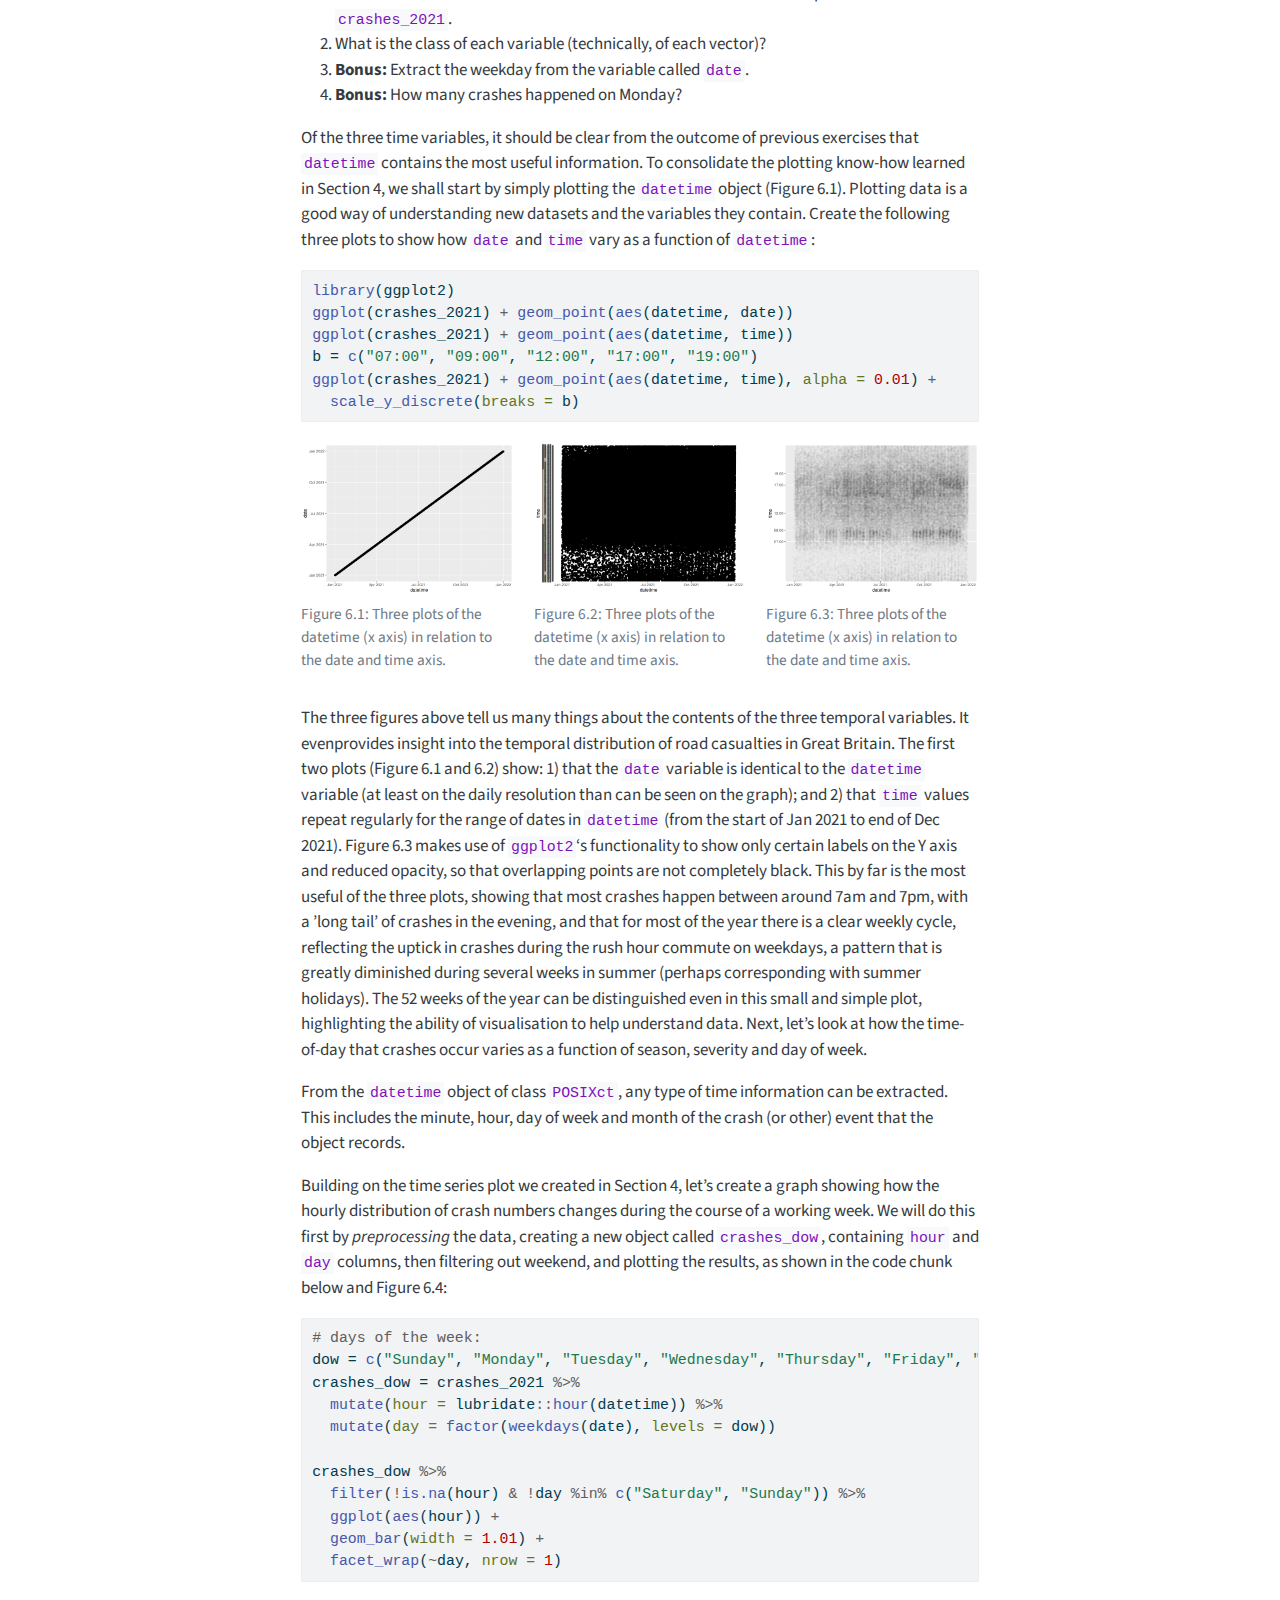
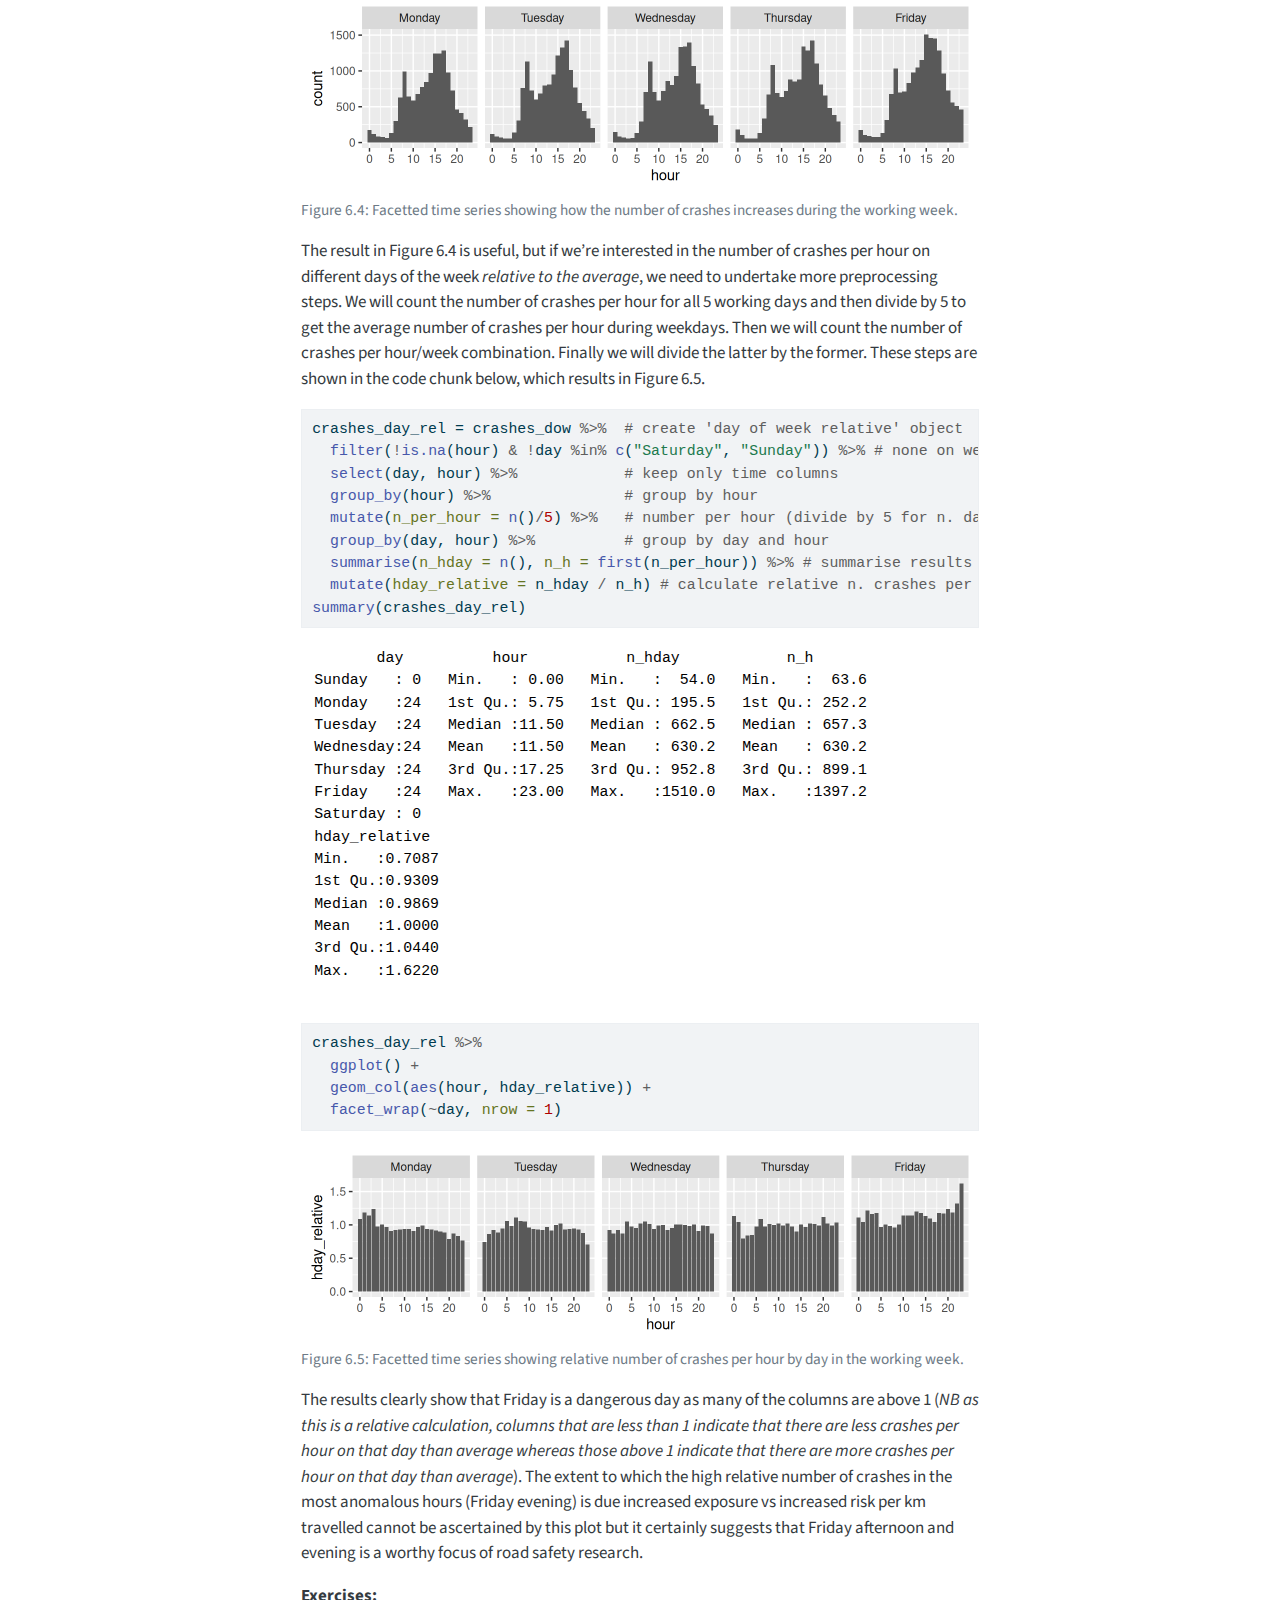
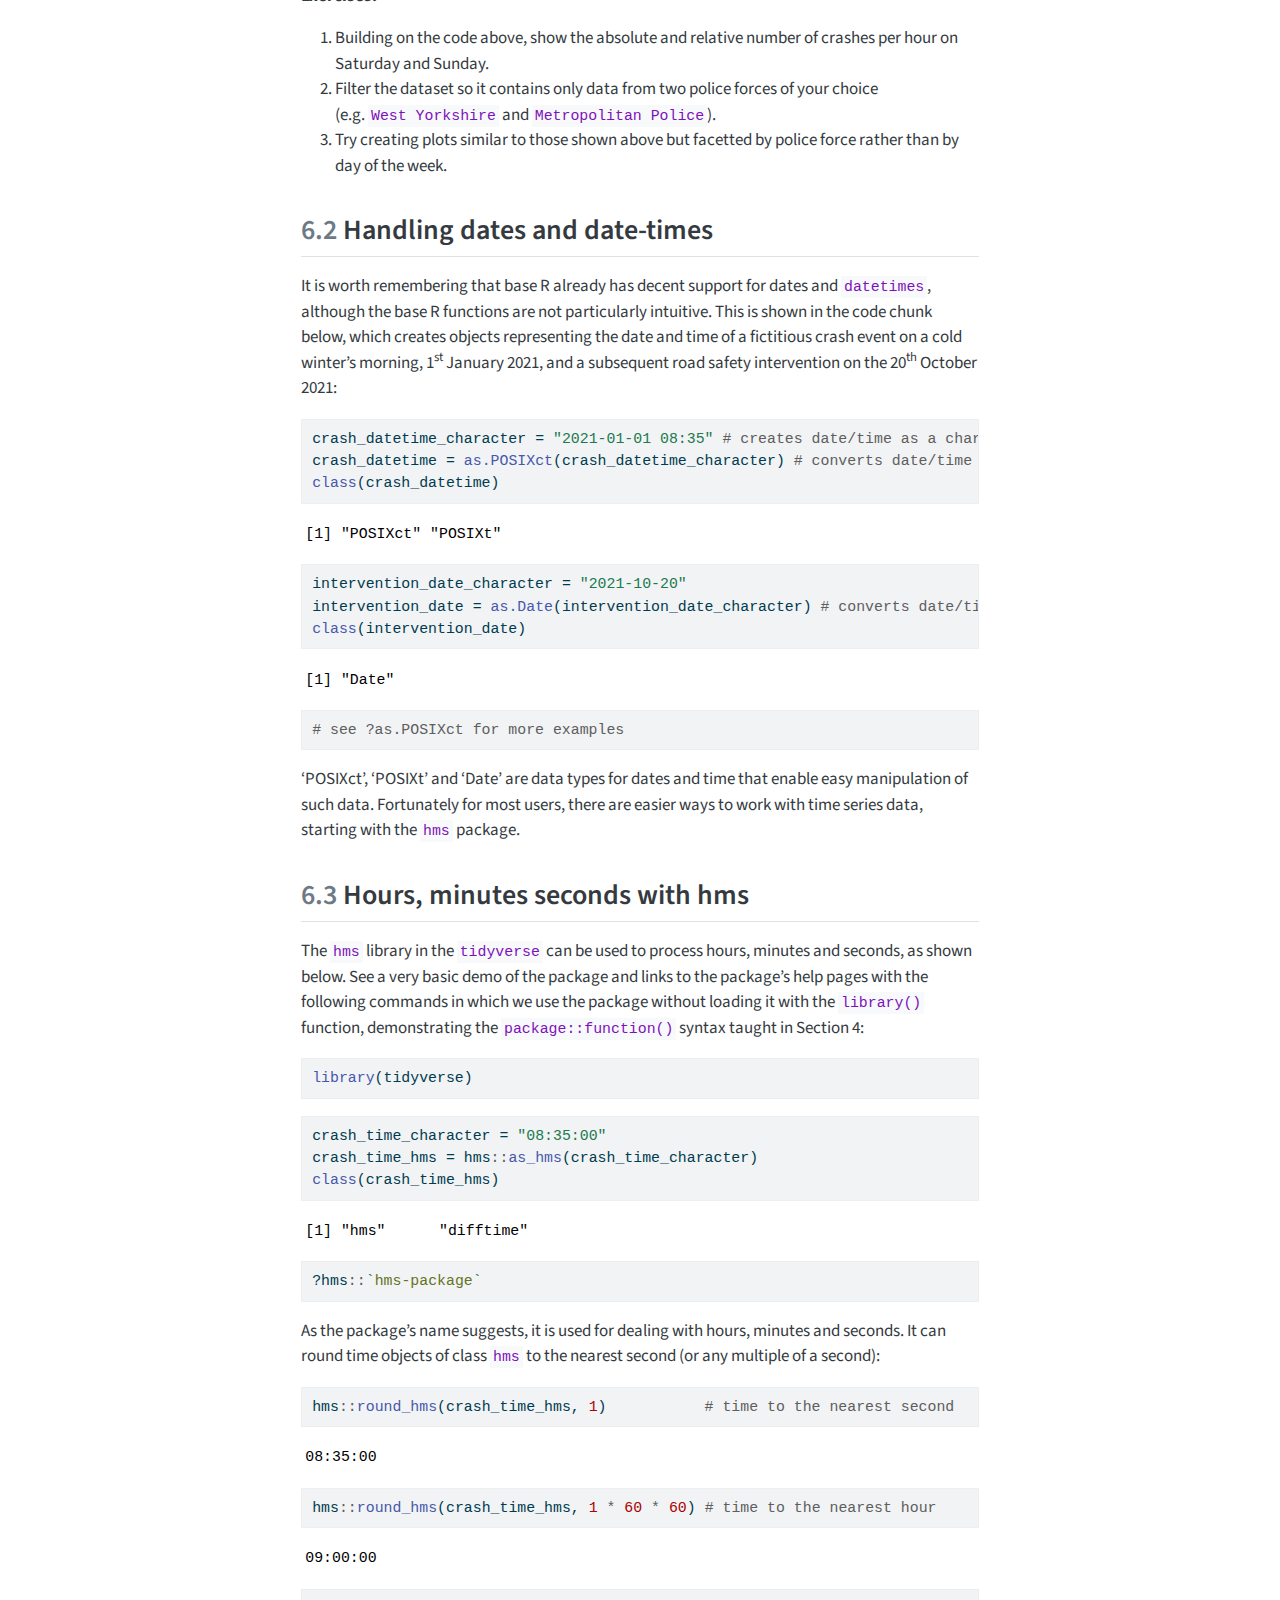
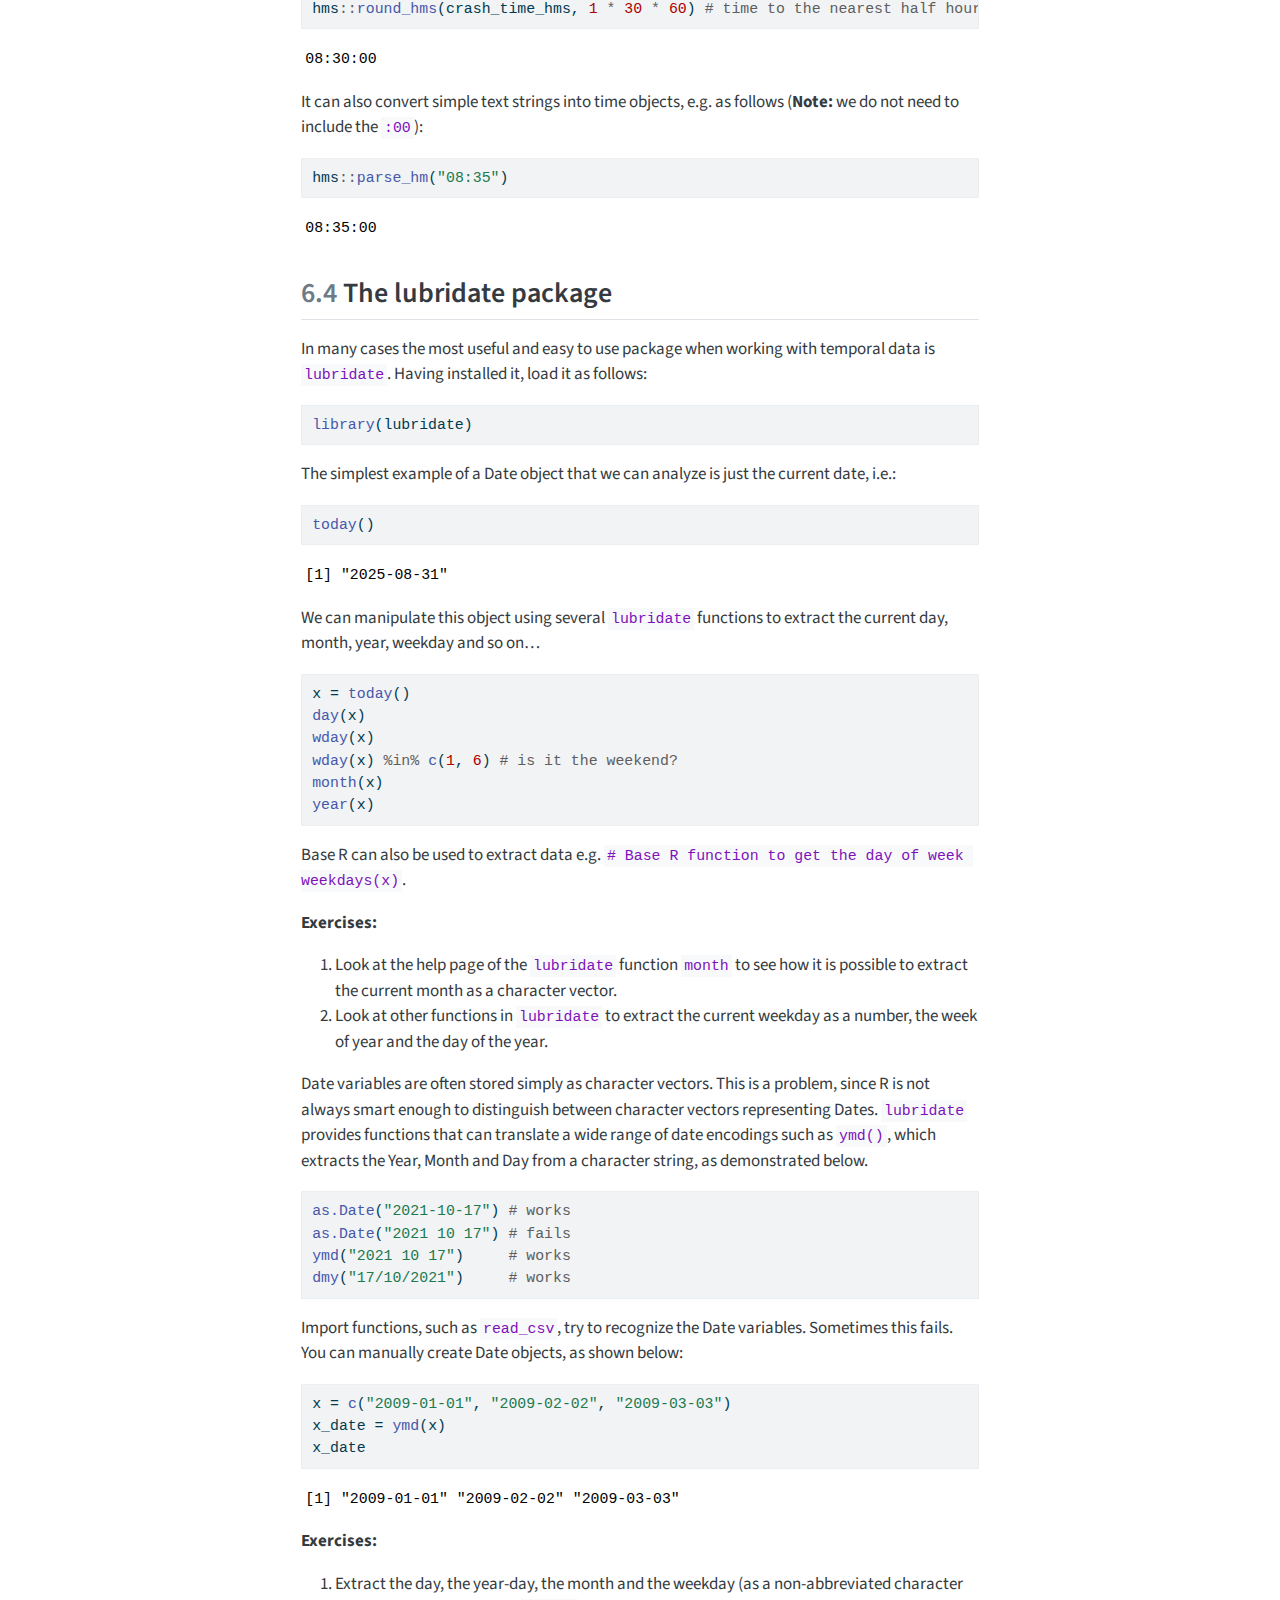
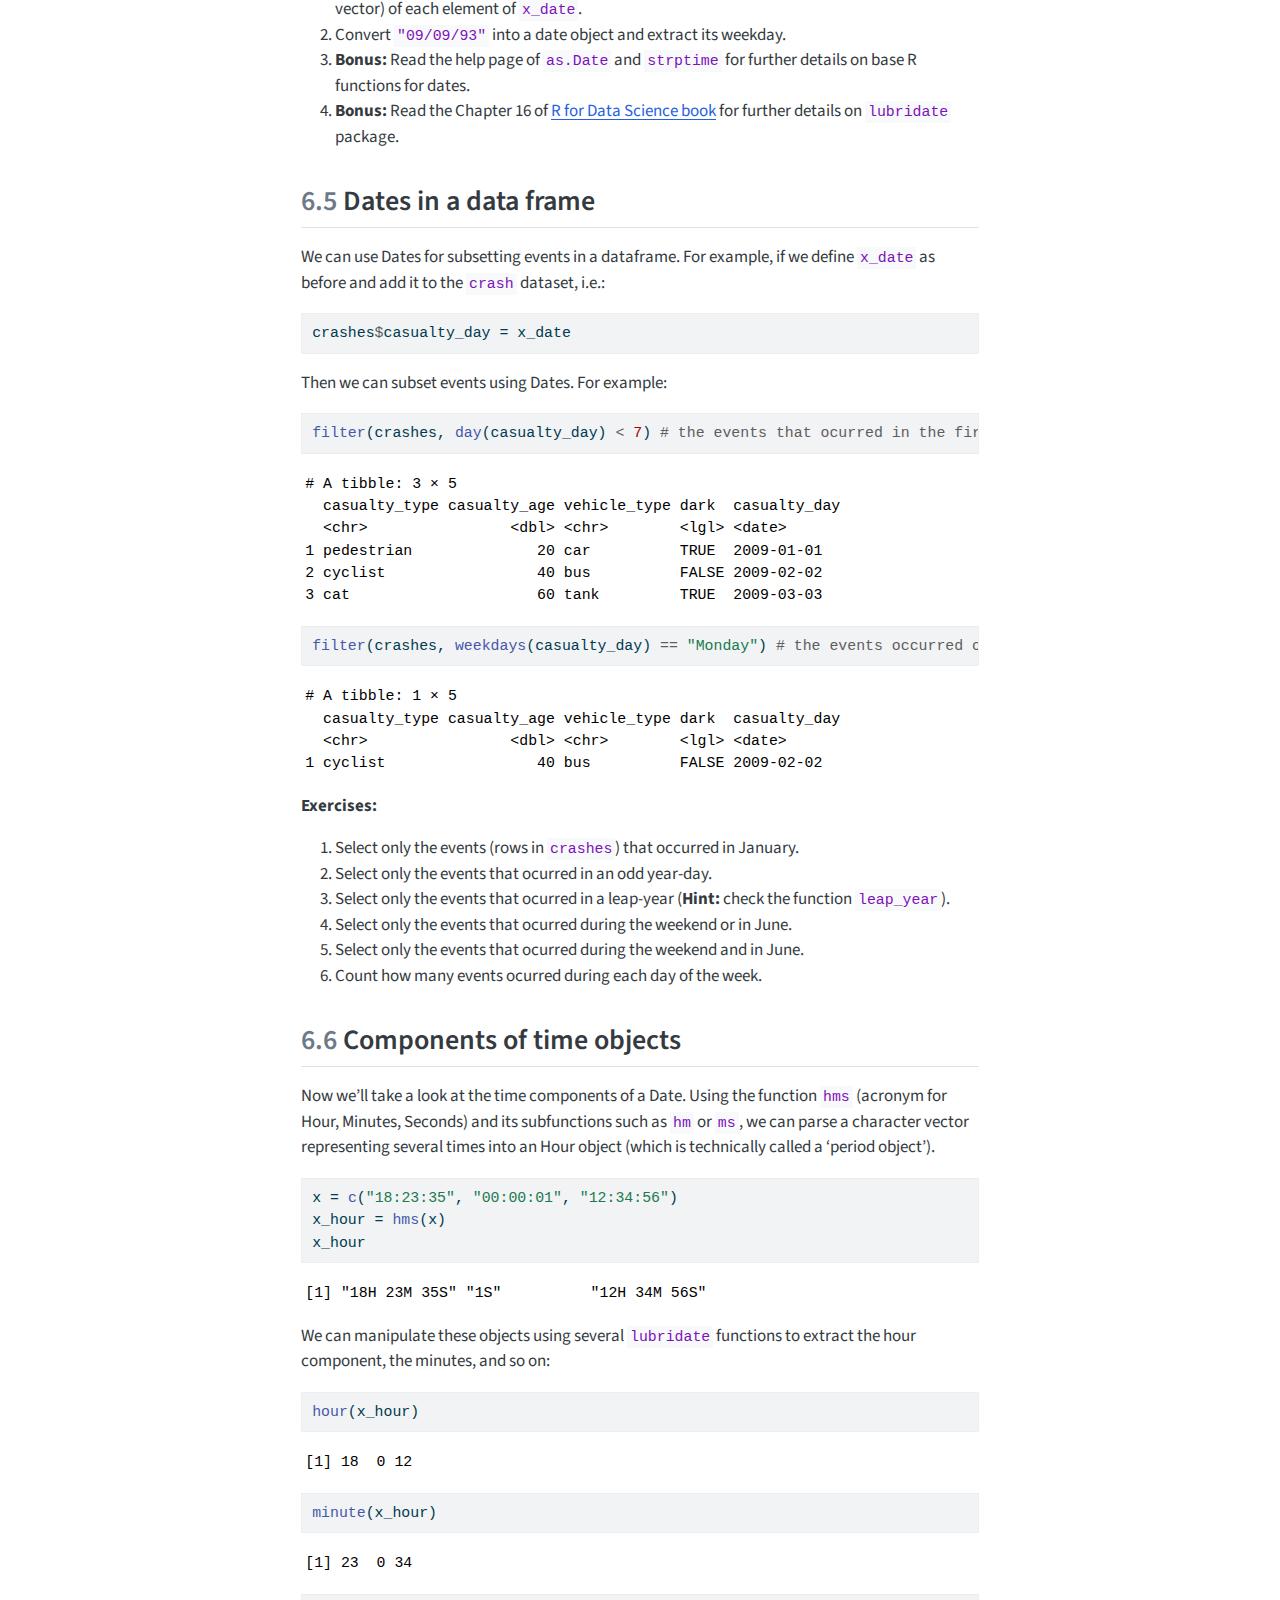
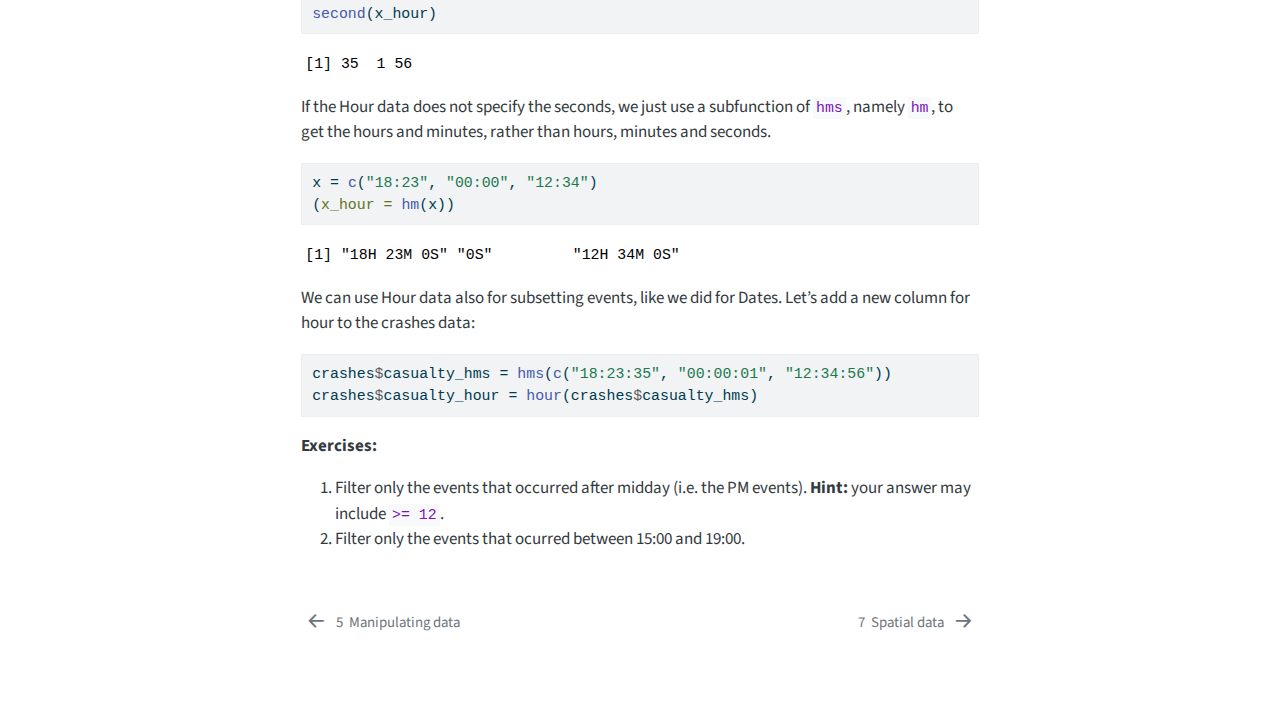
<file: 06-time.html>
<!DOCTYPE html>
<html xmlns="http://www.w3.org/1999/xhtml" lang="en" xml:lang="en"><head>

<meta charset="utf-8">
<meta name="generator" content="quarto-1.7.34">

<meta name="viewport" content="width=device-width, initial-scale=1.0, user-scalable=yes">


<title>6&nbsp; Temporal data – Reproducible Road Safety Research with R</title>
<style>
code{white-space: pre-wrap;}
span.smallcaps{font-variant: small-caps;}
div.columns{display: flex; gap: min(4vw, 1.5em);}
div.column{flex: auto; overflow-x: auto;}
div.hanging-indent{margin-left: 1.5em; text-indent: -1.5em;}
ul.task-list{list-style: none;}
ul.task-list li input[type="checkbox"] {
  width: 0.8em;
  margin: 0 0.8em 0.2em -1em; /* quarto-specific, see https://github.com/quarto-dev/quarto-cli/issues/4556 */ 
  vertical-align: middle;
}
/* CSS for syntax highlighting */
html { -webkit-text-size-adjust: 100%; }
pre > code.sourceCode { white-space: pre; position: relative; }
pre > code.sourceCode > span { display: inline-block; line-height: 1.25; }
pre > code.sourceCode > span:empty { height: 1.2em; }
.sourceCode { overflow: visible; }
code.sourceCode > span { color: inherit; text-decoration: inherit; }
div.sourceCode { margin: 1em 0; }
pre.sourceCode { margin: 0; }
@media screen {
div.sourceCode { overflow: auto; }
}
@media print {
pre > code.sourceCode { white-space: pre-wrap; }
pre > code.sourceCode > span { text-indent: -5em; padding-left: 5em; }
}
pre.numberSource code
  { counter-reset: source-line 0; }
pre.numberSource code > span
  { position: relative; left: -4em; counter-increment: source-line; }
pre.numberSource code > span > a:first-child::before
  { content: counter(source-line);
    position: relative; left: -1em; text-align: right; vertical-align: baseline;
    border: none; display: inline-block;
    -webkit-touch-callout: none; -webkit-user-select: none;
    -khtml-user-select: none; -moz-user-select: none;
    -ms-user-select: none; user-select: none;
    padding: 0 4px; width: 4em;
  }
pre.numberSource { margin-left: 3em;  padding-left: 4px; }
div.sourceCode
  {   }
@media screen {
pre > code.sourceCode > span > a:first-child::before { text-decoration: underline; }
}
</style>


<script src="site_libs/quarto-nav/quarto-nav.js"></script>
<script src="site_libs/quarto-nav/headroom.min.js"></script>
<script src="site_libs/clipboard/clipboard.min.js"></script>
<script src="site_libs/quarto-search/autocomplete.umd.js"></script>
<script src="site_libs/quarto-search/fuse.min.js"></script>
<script src="site_libs/quarto-search/quarto-search.js"></script>
<meta name="quarto:offset" content="./">
<link href="./07-space.html" rel="next">
<link href="./05-data.html" rel="prev">
<script src="site_libs/quarto-html/quarto.js" type="module"></script>
<script src="site_libs/quarto-html/tabsets/tabsets.js" type="module"></script>
<script src="site_libs/quarto-html/popper.min.js"></script>
<script src="site_libs/quarto-html/tippy.umd.min.js"></script>
<script src="site_libs/quarto-html/anchor.min.js"></script>
<link href="site_libs/quarto-html/tippy.css" rel="stylesheet">
<link href="site_libs/quarto-html/quarto-syntax-highlighting-c8ad9e5dbd60b7b70b38521ab19b7da4.css" rel="stylesheet" id="quarto-text-highlighting-styles">
<script src="site_libs/bootstrap/bootstrap.min.js"></script>
<link href="site_libs/bootstrap/bootstrap-icons.css" rel="stylesheet">
<link href="site_libs/bootstrap/bootstrap-23102fe0f0b5b1a9f09cc09ebcc8fe5b.min.css" rel="stylesheet" append-hash="true" id="quarto-bootstrap" data-mode="light">
<script id="quarto-search-options" type="application/json">{
  "location": "sidebar",
  "copy-button": false,
  "collapse-after": 3,
  "panel-placement": "start",
  "type": "textbox",
  "limit": 50,
  "keyboard-shortcut": [
    "f",
    "/",
    "s"
  ],
  "show-item-context": false,
  "language": {
    "search-no-results-text": "No results",
    "search-matching-documents-text": "matching documents",
    "search-copy-link-title": "Copy link to search",
    "search-hide-matches-text": "Hide additional matches",
    "search-more-match-text": "more match in this document",
    "search-more-matches-text": "more matches in this document",
    "search-clear-button-title": "Clear",
    "search-text-placeholder": "",
    "search-detached-cancel-button-title": "Cancel",
    "search-submit-button-title": "Submit",
    "search-label": "Search"
  }
}</script>


</head>

<body class="nav-sidebar floating quarto-light">

<div id="quarto-search-results"></div>
  <header id="quarto-header" class="headroom fixed-top">
  <nav class="quarto-secondary-nav">
    <div class="container-fluid d-flex">
      <button type="button" class="quarto-btn-toggle btn" data-bs-toggle="collapse" role="button" data-bs-target=".quarto-sidebar-collapse-item" aria-controls="quarto-sidebar" aria-expanded="false" aria-label="Toggle sidebar navigation" onclick="if (window.quartoToggleHeadroom) { window.quartoToggleHeadroom(); }">
        <i class="bi bi-layout-text-sidebar-reverse"></i>
      </button>
        <nav class="quarto-page-breadcrumbs" aria-label="breadcrumb"><ol class="breadcrumb"><li class="breadcrumb-item"><a href="./06-time.html"><span class="chapter-number">6</span>&nbsp; <span class="chapter-title">Temporal data</span></a></li></ol></nav>
        <a class="flex-grow-1" role="navigation" data-bs-toggle="collapse" data-bs-target=".quarto-sidebar-collapse-item" aria-controls="quarto-sidebar" aria-expanded="false" aria-label="Toggle sidebar navigation" onclick="if (window.quartoToggleHeadroom) { window.quartoToggleHeadroom(); }">      
        </a>
      <button type="button" class="btn quarto-search-button" aria-label="Search" onclick="window.quartoOpenSearch();">
        <i class="bi bi-search"></i>
      </button>
    </div>
  </nav>
</header>
<!-- content -->
<div id="quarto-content" class="quarto-container page-columns page-rows-contents page-layout-article">
<!-- sidebar -->
  <nav id="quarto-sidebar" class="sidebar collapse collapse-horizontal quarto-sidebar-collapse-item sidebar-navigation floating overflow-auto">
    <div class="pt-lg-2 mt-2 text-left sidebar-header">
    <div class="sidebar-title mb-0 py-0">
      <a href="./">Reproducible Road Safety Research with R</a> 
        <div class="sidebar-tools-main">
    <a href="https://github.com/itsleeds/rrsrr" title="Source Code" class="quarto-navigation-tool px-1" aria-label="Source Code"><i class="bi bi-github"></i></a>
</div>
    </div>
      </div>
        <div class="mt-2 flex-shrink-0 align-items-center">
        <div class="sidebar-search">
        <div id="quarto-search" class="" title="Search"></div>
        </div>
        </div>
    <div class="sidebar-menu-container"> 
    <ul class="list-unstyled mt-1">
        <li class="sidebar-item">
  <div class="sidebar-item-container"> 
  <a href="./index.html" class="sidebar-item-text sidebar-link">
 <span class="menu-text">Preamble</span></a>
  </div>
</li>
        <li class="sidebar-item">
  <div class="sidebar-item-container"> 
  <a href="./01-intro.html" class="sidebar-item-text sidebar-link">
 <span class="menu-text"><span class="chapter-number">1</span>&nbsp; <span class="chapter-title">Introduction</span></span></a>
  </div>
</li>
        <li class="sidebar-item">
  <div class="sidebar-item-container"> 
  <a href="./02-basics.html" class="sidebar-item-text sidebar-link">
 <span class="menu-text"><span class="chapter-number">2</span>&nbsp; <span class="chapter-title">R basics</span></span></a>
  </div>
</li>
        <li class="sidebar-item">
  <div class="sidebar-item-container"> 
  <a href="./03-rstudio.html" class="sidebar-item-text sidebar-link">
 <span class="menu-text"><span class="chapter-number">3</span>&nbsp; <span class="chapter-title">Using RStudio</span></span></a>
  </div>
</li>
        <li class="sidebar-item">
  <div class="sidebar-item-container"> 
  <a href="./04-pkgs.html" class="sidebar-item-text sidebar-link">
 <span class="menu-text"><span class="chapter-number">4</span>&nbsp; <span class="chapter-title">R packages</span></span></a>
  </div>
</li>
        <li class="sidebar-item">
  <div class="sidebar-item-container"> 
  <a href="./05-data.html" class="sidebar-item-text sidebar-link">
 <span class="menu-text"><span class="chapter-number">5</span>&nbsp; <span class="chapter-title">Manipulating data</span></span></a>
  </div>
</li>
        <li class="sidebar-item">
  <div class="sidebar-item-container"> 
  <a href="./06-time.html" class="sidebar-item-text sidebar-link active">
 <span class="menu-text"><span class="chapter-number">6</span>&nbsp; <span class="chapter-title">Temporal data</span></span></a>
  </div>
</li>
        <li class="sidebar-item">
  <div class="sidebar-item-container"> 
  <a href="./07-space.html" class="sidebar-item-text sidebar-link">
 <span class="menu-text"><span class="chapter-number">7</span>&nbsp; <span class="chapter-title">Spatial data</span></span></a>
  </div>
</li>
        <li class="sidebar-item">
  <div class="sidebar-item-container"> 
  <a href="./08-join.html" class="sidebar-item-text sidebar-link">
 <span class="menu-text"><span class="chapter-number">8</span>&nbsp; <span class="chapter-title">Joining road crash tables</span></span></a>
  </div>
</li>
        <li class="sidebar-item">
  <div class="sidebar-item-container"> 
  <a href="./09-next.html" class="sidebar-item-text sidebar-link">
 <span class="menu-text"><span class="chapter-number">9</span>&nbsp; <span class="chapter-title">Next steps</span></span></a>
  </div>
</li>
    </ul>
    </div>
</nav>
<div id="quarto-sidebar-glass" class="quarto-sidebar-collapse-item" data-bs-toggle="collapse" data-bs-target=".quarto-sidebar-collapse-item"></div>
<!-- margin-sidebar -->
    <div id="quarto-margin-sidebar" class="sidebar margin-sidebar">
        <nav id="TOC" role="doc-toc" class="toc-active">
    <h2 id="toc-title">Table of contents</h2>
   
  <ul>
  <li><a href="#temporal-analysis-of-crash-data" id="toc-temporal-analysis-of-crash-data" class="nav-link active" data-scroll-target="#temporal-analysis-of-crash-data"><span class="header-section-number">6.1</span> Temporal analysis of crash data</a></li>
  <li><a href="#handling-dates-and-date-times" id="toc-handling-dates-and-date-times" class="nav-link" data-scroll-target="#handling-dates-and-date-times"><span class="header-section-number">6.2</span> Handling dates and date-times</a></li>
  <li><a href="#hours-minutes-seconds-with-hms" id="toc-hours-minutes-seconds-with-hms" class="nav-link" data-scroll-target="#hours-minutes-seconds-with-hms"><span class="header-section-number">6.3</span> Hours, minutes seconds with hms</a></li>
  <li><a href="#the-lubridate-package" id="toc-the-lubridate-package" class="nav-link" data-scroll-target="#the-lubridate-package"><span class="header-section-number">6.4</span> The lubridate package</a></li>
  <li><a href="#dates-in-a-data-frame" id="toc-dates-in-a-data-frame" class="nav-link" data-scroll-target="#dates-in-a-data-frame"><span class="header-section-number">6.5</span> Dates in a data frame</a></li>
  <li><a href="#components-of-time-objects" id="toc-components-of-time-objects" class="nav-link" data-scroll-target="#components-of-time-objects"><span class="header-section-number">6.6</span> Components of time objects</a></li>
  </ul>
<div class="toc-actions"><ul><li><a href="https://github.com/itsleeds/rrsrr/edit/main/06-time.qmd" class="toc-action"><i class="bi bi-github"></i>Edit this page</a></li><li><a href="https://github.com/itsleeds/rrsrr/blob/main/06-time.qmd" class="toc-action"><i class="bi empty"></i>View source</a></li><li><a href="https://github.com/itsleeds/rrsrr/issues/new" class="toc-action"><i class="bi empty"></i>Report an issue</a></li></ul></div></nav>
    </div>
<!-- main -->
<main class="content" id="quarto-document-content">

<header id="title-block-header" class="quarto-title-block default">
<div class="quarto-title">
<h1 class="title"><span id="time" class="quarto-section-identifier"><span class="chapter-number">6</span>&nbsp; <span class="chapter-title">Temporal data</span></span></h1>
</div>



<div class="quarto-title-meta">

    
  
    
  </div>
  


</header>


<p>Time is ubiquitous in road safety data, since collisions and road safety implementations always happen at some point in time. This section will show how you can analyse the temporal dimensions of the real world <code>crashes_2021</code> object we created in Section 4, and then demonstrate how to handle time series data in base R, as well as with <code>hms</code> and <code>lubridate</code> packages. The aim is to get you up-to-speed with how data analysis with time data ‘feels’ before learning the details in subsequent sections. If you are the kind of person who likes to know the details first, feel free to skip this section and return to it later.</p>
<div class="cell">
<div class="sourceCode cell-code" id="cb1"><pre class="sourceCode r code-with-copy"><code class="sourceCode r"><span id="cb1-1"><a href="#cb1-1" aria-hidden="true" tabindex="-1"></a><span class="fu">library</span>(tidyverse)</span></code><button title="Copy to Clipboard" class="code-copy-button"><i class="bi"></i></button></pre></div>
<div class="cell-output cell-output-stderr">
<pre><code>── Attaching core tidyverse packages ──────────────────────── tidyverse 2.0.0 ──
✔ dplyr     1.1.4     ✔ readr     2.1.5
✔ forcats   1.0.0     ✔ stringr   1.5.1
✔ ggplot2   3.5.2     ✔ tibble    3.3.0
✔ lubridate 1.9.4     ✔ tidyr     1.3.1
✔ purrr     1.1.0     
── Conflicts ────────────────────────────────────────── tidyverse_conflicts() ──
✖ dplyr::filter() masks stats::filter()
✖ dplyr::lag()    masks stats::lag()
ℹ Use the conflicted package (&lt;http://conflicted.r-lib.org/&gt;) to force all conflicts to become errors</code></pre>
</div>
<div class="sourceCode cell-code" id="cb3"><pre class="sourceCode r code-with-copy"><code class="sourceCode r"><span id="cb3-1"><a href="#cb3-1" aria-hidden="true" tabindex="-1"></a>crashes <span class="ot">=</span> <span class="fu">tibble</span>(</span>
<span id="cb3-2"><a href="#cb3-2" aria-hidden="true" tabindex="-1"></a>  <span class="at">casualty_type =</span> <span class="fu">c</span>(<span class="st">"pedestrian"</span>, <span class="st">"cyclist"</span>, <span class="st">"cat"</span>),</span>
<span id="cb3-3"><a href="#cb3-3" aria-hidden="true" tabindex="-1"></a>  <span class="at">casualty_age =</span> <span class="fu">seq</span>(<span class="at">from =</span> <span class="dv">20</span>, <span class="at">to =</span> <span class="dv">60</span>, <span class="at">by =</span> <span class="dv">20</span>),</span>
<span id="cb3-4"><a href="#cb3-4" aria-hidden="true" tabindex="-1"></a>  <span class="at">vehicle_type =</span> <span class="fu">c</span>(<span class="st">"car"</span>, <span class="st">"bus"</span>, <span class="st">"tank"</span>),</span>
<span id="cb3-5"><a href="#cb3-5" aria-hidden="true" tabindex="-1"></a>  <span class="at">dark =</span> <span class="fu">c</span>(<span class="cn">TRUE</span>, <span class="cn">FALSE</span>, <span class="cn">TRUE</span>)</span>
<span id="cb3-6"><a href="#cb3-6" aria-hidden="true" tabindex="-1"></a>)</span></code><button title="Copy to Clipboard" class="code-copy-button"><i class="bi"></i></button></pre></div>
</div>
<section id="temporal-analysis-of-crash-data" class="level2" data-number="6.1">
<h2 data-number="6.1" class="anchored" data-anchor-id="temporal-analysis-of-crash-data"><span class="header-section-number">6.1</span> Temporal analysis of crash data</h2>
<p>To get a feel for temporal data analysis in R, let’s start by reading-in crash data for 2021 with the <code>stats19</code> package by typing the following into the Source Editor and running the code, line-by-line, as taught in Section 3:</p>
<div class="cell">
<div class="sourceCode cell-code" id="cb4"><pre class="sourceCode r code-with-copy"><code class="sourceCode r"><span id="cb4-1"><a href="#cb4-1" aria-hidden="true" tabindex="-1"></a><span class="fu">library</span>(stats19)</span>
<span id="cb4-2"><a href="#cb4-2" aria-hidden="true" tabindex="-1"></a>crashes_2021 <span class="ot">=</span> <span class="fu">get_stats19</span>(<span class="dv">2021</span>)</span></code><button title="Copy to Clipboard" class="code-copy-button"><i class="bi"></i></button></pre></div>
</div>
<p>Note that, unlike the longer <code>crashes_2021 = get_stats19(year = 2021, type = "accidents")</code> used in Section 4, we did not use <em>named arguments</em> in this code chunk. Instead of <code>year = 2021</code>, we simply typed 2021. That is possible because R functions can be specified by name matching or order: the first argument of <code>get_stats()</code> is <code>year</code>, so the function is expecting a year value. Also, although we didn’t explicitly specify the <code>accidents</code> table, <code>type = "accidents"</code> is the default value, so <code>type</code> only needs to be specified when importing casualty and vehicle datasets.</p>
<p>With that educational aside out of the way, we will now take a look at the time variables that are actually in our newly read-in dataset:</p>
<div class="cell">
<div class="sourceCode cell-code" id="cb5"><pre class="sourceCode r code-with-copy"><code class="sourceCode r"><span id="cb5-1"><a href="#cb5-1" aria-hidden="true" tabindex="-1"></a><span class="fu">library</span>(tidyverse)</span>
<span id="cb5-2"><a href="#cb5-2" aria-hidden="true" tabindex="-1"></a>crashes_2021 <span class="sc">%&gt;%</span> </span>
<span id="cb5-3"><a href="#cb5-3" aria-hidden="true" tabindex="-1"></a>  <span class="fu">select</span>(<span class="fu">matches</span>(<span class="st">"time|date"</span>)) <span class="sc">%&gt;%</span> </span>
<span id="cb5-4"><a href="#cb5-4" aria-hidden="true" tabindex="-1"></a>  <span class="fu">names</span>()</span></code><button title="Copy to Clipboard" class="code-copy-button"><i class="bi"></i></button></pre></div>
<div class="cell-output cell-output-stdout">
<pre><code>[1] "date"     "time"     "datetime"</code></pre>
</div>
</div>
<p>Building on the previous section and a bit of guesswork, it should be clear what just happened: we selected variables that <em>match</em> (with the <code>matches()</code> function) the character strings <code>"time"</code> or (as indicated by the <code>|</code> vertical pipe symbol) <code>"date"</code> and returned the matching variable names. This shows that the <code>stats19</code> package gives you not one, not two, but three temporal variables.</p>
<p><strong>Exercises:</strong></p>
<ol type="1">
<li>Print the first 6 and then the first 10 elements of each of the three temporal variables in <code>crashes_2021</code>.</li>
<li>What is the class of each variable (technically, of each vector)?</li>
<li><strong>Bonus:</strong> Extract the weekday from the variable called <code>date</code>.</li>
<li><strong>Bonus:</strong> How many crashes happened on Monday?</li>
</ol>
<p>Of the three time variables, it should be clear from the outcome of previous exercises that <code>datetime</code> contains the most useful information. To consolidate the plotting know-how learned in Section 4, we shall start by simply plotting the <code>datetime</code> object (Figure 6.1). Plotting data is a good way of understanding new datasets and the variables they contain. Create the following three plots to show how <code>date</code> and <code>time</code> vary as a function of <code>datetime</code>:</p>
<div class="sourceCode cell-code" id="cb7"><pre class="sourceCode r code-with-copy"><code class="sourceCode r"><span id="cb7-1"><a href="#cb7-1" aria-hidden="true" tabindex="-1"></a><span class="fu">library</span>(ggplot2)</span>
<span id="cb7-2"><a href="#cb7-2" aria-hidden="true" tabindex="-1"></a><span class="fu">ggplot</span>(crashes_2021) <span class="sc">+</span> <span class="fu">geom_point</span>(<span class="fu">aes</span>(datetime, date))</span>
<span id="cb7-3"><a href="#cb7-3" aria-hidden="true" tabindex="-1"></a><span class="fu">ggplot</span>(crashes_2021) <span class="sc">+</span> <span class="fu">geom_point</span>(<span class="fu">aes</span>(datetime, time))</span>
<span id="cb7-4"><a href="#cb7-4" aria-hidden="true" tabindex="-1"></a>b <span class="ot">=</span> <span class="fu">c</span>(<span class="st">"07:00"</span>, <span class="st">"09:00"</span>, <span class="st">"12:00"</span>, <span class="st">"17:00"</span>, <span class="st">"19:00"</span>)</span>
<span id="cb7-5"><a href="#cb7-5" aria-hidden="true" tabindex="-1"></a><span class="fu">ggplot</span>(crashes_2021) <span class="sc">+</span> <span class="fu">geom_point</span>(<span class="fu">aes</span>(datetime, time), <span class="at">alpha =</span> <span class="fl">0.01</span>) <span class="sc">+</span></span>
<span id="cb7-6"><a href="#cb7-6" aria-hidden="true" tabindex="-1"></a>  <span class="fu">scale_y_discrete</span>(<span class="at">breaks =</span> b)</span></code><button title="Copy to Clipboard" class="code-copy-button"><i class="bi"></i></button></pre></div>
<div class="cell quarto-layout-panel" data-layout-ncol="3">
<div class="quarto-layout-row">
<div class="cell-output-display quarto-layout-cell" style="flex-basis: 33.3%;justify-content: flex-start;">
<div id="fig-ggtime1-1" class="quarto-float quarto-figure quarto-figure-center anchored">
<figure class="quarto-float quarto-float-fig figure">
<div aria-describedby="fig-ggtime1-1-caption-0ceaefa1-69ba-4598-a22c-09a6ac19f8ca">
<img src="06-time_files/figure-html/fig-ggtime1-1.png" class="img-fluid figure-img" width="672">
</div>
<figcaption class="quarto-float-caption-bottom quarto-float-caption quarto-float-fig" id="fig-ggtime1-1-caption-0ceaefa1-69ba-4598-a22c-09a6ac19f8ca">
Figure&nbsp;6.1: Three plots of the datetime (x axis) in relation to the date and time axis.
</figcaption>
</figure>
</div>
</div>
<div class="cell-output-display quarto-layout-cell" style="flex-basis: 33.3%;justify-content: flex-start;">
<div id="fig-ggtime1-2" class="quarto-float quarto-figure quarto-figure-center anchored">
<figure class="quarto-float quarto-float-fig figure">
<div aria-describedby="fig-ggtime1-2-caption-0ceaefa1-69ba-4598-a22c-09a6ac19f8ca">
<img src="06-time_files/figure-html/fig-ggtime1-2.png" class="img-fluid figure-img" width="672">
</div>
<figcaption class="quarto-float-caption-bottom quarto-float-caption quarto-float-fig" id="fig-ggtime1-2-caption-0ceaefa1-69ba-4598-a22c-09a6ac19f8ca">
Figure&nbsp;6.2: Three plots of the datetime (x axis) in relation to the date and time axis.
</figcaption>
</figure>
</div>
</div>
<div class="cell-output-display quarto-layout-cell" style="flex-basis: 33.3%;justify-content: flex-start;">
<div id="fig-ggtime1-3" class="quarto-float quarto-figure quarto-figure-center anchored">
<figure class="quarto-float quarto-float-fig figure">
<div aria-describedby="fig-ggtime1-3-caption-0ceaefa1-69ba-4598-a22c-09a6ac19f8ca">
<img src="06-time_files/figure-html/fig-ggtime1-3.png" class="img-fluid figure-img" width="672">
</div>
<figcaption class="quarto-float-caption-bottom quarto-float-caption quarto-float-fig" id="fig-ggtime1-3-caption-0ceaefa1-69ba-4598-a22c-09a6ac19f8ca">
Figure&nbsp;6.3: Three plots of the datetime (x axis) in relation to the date and time axis.
</figcaption>
</figure>
</div>
</div>
</div>
</div>
<p>The three figures above tell us many things about the contents of the three temporal variables. It evenprovides insight into the temporal distribution of road casualties in Great Britain. The first two plots (Figure 6.1 and 6.2) show: 1) that the <code>date</code> variable is identical to the <code>datetime</code> variable (at least on the daily resolution than can be seen on the graph); and 2) that <code>time</code> values repeat regularly for the range of dates in <code>datetime</code> (from the start of Jan 2021 to end of Dec 2021). Figure 6.3 makes use of <code>ggplot2</code>‘s functionality to show only certain labels on the Y axis and reduced opacity, so that overlapping points are not completely black. This by far is the most useful of the three plots, showing that most crashes happen between around 7am and 7pm, with a ’long tail’ of crashes in the evening, and that for most of the year there is a clear weekly cycle, reflecting the uptick in crashes during the rush hour commute on weekdays, a pattern that is greatly diminished during several weeks in summer (perhaps corresponding with summer holidays). The 52 weeks of the year can be distinguished even in this small and simple plot, highlighting the ability of visualisation to help understand data. Next, let’s look at how the time-of-day that crashes occur varies as a function of season, severity and day of week.</p>
<p>From the <code>datetime</code> object of class <code>POSIXct</code>, any type of time information can be extracted. This includes the minute, hour, day of week and month of the crash (or other) event that the object records.</p>
<p>Building on the time series plot we created in Section 4, let’s create a graph showing how the hourly distribution of crash numbers changes during the course of a working week. We will do this first by <em>preprocessing</em> the data, creating a new object called <code>crashes_dow</code>, containing <code>hour</code> and <code>day</code> columns, then filtering out weekend, and plotting the results, as shown in the code chunk below and Figure 6.4:</p>
<div class="cell">
<div class="sourceCode cell-code" id="cb8"><pre class="sourceCode r code-with-copy"><code class="sourceCode r"><span id="cb8-1"><a href="#cb8-1" aria-hidden="true" tabindex="-1"></a><span class="co"># days of the week:</span></span>
<span id="cb8-2"><a href="#cb8-2" aria-hidden="true" tabindex="-1"></a>dow <span class="ot">=</span> <span class="fu">c</span>(<span class="st">"Sunday"</span>, <span class="st">"Monday"</span>, <span class="st">"Tuesday"</span>, <span class="st">"Wednesday"</span>, <span class="st">"Thursday"</span>, <span class="st">"Friday"</span>, <span class="st">"Saturday"</span>)</span>
<span id="cb8-3"><a href="#cb8-3" aria-hidden="true" tabindex="-1"></a>crashes_dow <span class="ot">=</span> crashes_2021 <span class="sc">%&gt;%</span> </span>
<span id="cb8-4"><a href="#cb8-4" aria-hidden="true" tabindex="-1"></a>  <span class="fu">mutate</span>(<span class="at">hour =</span> lubridate<span class="sc">::</span><span class="fu">hour</span>(datetime)) <span class="sc">%&gt;%</span> </span>
<span id="cb8-5"><a href="#cb8-5" aria-hidden="true" tabindex="-1"></a>  <span class="fu">mutate</span>(<span class="at">day =</span> <span class="fu">factor</span>(<span class="fu">weekdays</span>(date), <span class="at">levels =</span> dow)) </span>
<span id="cb8-6"><a href="#cb8-6" aria-hidden="true" tabindex="-1"></a></span>
<span id="cb8-7"><a href="#cb8-7" aria-hidden="true" tabindex="-1"></a>crashes_dow <span class="sc">%&gt;%</span> </span>
<span id="cb8-8"><a href="#cb8-8" aria-hidden="true" tabindex="-1"></a>  <span class="fu">filter</span>(<span class="sc">!</span><span class="fu">is.na</span>(hour) <span class="sc">&amp;</span> <span class="sc">!</span>day <span class="sc">%in%</span> <span class="fu">c</span>(<span class="st">"Saturday"</span>, <span class="st">"Sunday"</span>)) <span class="sc">%&gt;%</span> </span>
<span id="cb8-9"><a href="#cb8-9" aria-hidden="true" tabindex="-1"></a>  <span class="fu">ggplot</span>(<span class="fu">aes</span>(hour)) <span class="sc">+</span></span>
<span id="cb8-10"><a href="#cb8-10" aria-hidden="true" tabindex="-1"></a>  <span class="fu">geom_bar</span>(<span class="at">width =</span> <span class="fl">1.01</span>) <span class="sc">+</span></span>
<span id="cb8-11"><a href="#cb8-11" aria-hidden="true" tabindex="-1"></a>  <span class="fu">facet_wrap</span>(<span class="sc">~</span>day, <span class="at">nrow =</span> <span class="dv">1</span>)</span></code><button title="Copy to Clipboard" class="code-copy-button"><i class="bi"></i></button></pre></div>
<div class="cell-output-display">
<div id="fig-ggfacetwkday" class="quarto-float quarto-figure quarto-figure-center anchored">
<figure class="quarto-float quarto-float-fig figure">
<div aria-describedby="fig-ggfacetwkday-caption-0ceaefa1-69ba-4598-a22c-09a6ac19f8ca">
<img src="06-time_files/figure-html/fig-ggfacetwkday-1.png" class="img-fluid figure-img" width="672">
</div>
<figcaption class="quarto-float-caption-bottom quarto-float-caption quarto-float-fig" id="fig-ggfacetwkday-caption-0ceaefa1-69ba-4598-a22c-09a6ac19f8ca">
Figure&nbsp;6.4: Facetted time series showing how the number of crashes increases during the working week.
</figcaption>
</figure>
</div>
</div>
</div>
<p>The result in Figure 6.4 is useful, but if we’re interested in the number of crashes per hour on different days of the week <em>relative to the average</em>, we need to undertake more preprocessing steps. We will count the number of crashes per hour for all 5 working days and then divide by 5 to get the average number of crashes per hour during weekdays. Then we will count the number of crashes per hour/week combination. Finally we will divide the latter by the former. These steps are shown in the code chunk below, which results in Figure 6.5.</p>
<div class="cell">
<div class="sourceCode cell-code" id="cb9"><pre class="sourceCode r code-with-copy"><code class="sourceCode r"><span id="cb9-1"><a href="#cb9-1" aria-hidden="true" tabindex="-1"></a>crashes_day_rel <span class="ot">=</span> crashes_dow <span class="sc">%&gt;%</span>  <span class="co"># create 'day of week relative' object  </span></span>
<span id="cb9-2"><a href="#cb9-2" aria-hidden="true" tabindex="-1"></a>  <span class="fu">filter</span>(<span class="sc">!</span><span class="fu">is.na</span>(hour) <span class="sc">&amp;</span> <span class="sc">!</span>day <span class="sc">%in%</span> <span class="fu">c</span>(<span class="st">"Saturday"</span>, <span class="st">"Sunday"</span>)) <span class="sc">%&gt;%</span> <span class="co"># none on weekends</span></span>
<span id="cb9-3"><a href="#cb9-3" aria-hidden="true" tabindex="-1"></a>  <span class="fu">select</span>(day, hour) <span class="sc">%&gt;%</span>            <span class="co"># keep only time columns</span></span>
<span id="cb9-4"><a href="#cb9-4" aria-hidden="true" tabindex="-1"></a>  <span class="fu">group_by</span>(hour) <span class="sc">%&gt;%</span>               <span class="co"># group by hour</span></span>
<span id="cb9-5"><a href="#cb9-5" aria-hidden="true" tabindex="-1"></a>  <span class="fu">mutate</span>(<span class="at">n_per_hour =</span> <span class="fu">n</span>()<span class="sc">/</span><span class="dv">5</span>) <span class="sc">%&gt;%</span>   <span class="co"># number per hour (divide by 5 for n. days)</span></span>
<span id="cb9-6"><a href="#cb9-6" aria-hidden="true" tabindex="-1"></a>  <span class="fu">group_by</span>(day, hour) <span class="sc">%&gt;%</span>          <span class="co"># group by day and hour</span></span>
<span id="cb9-7"><a href="#cb9-7" aria-hidden="true" tabindex="-1"></a>  <span class="fu">summarise</span>(<span class="at">n_hday =</span> <span class="fu">n</span>(), <span class="at">n_h =</span> <span class="fu">first</span>(n_per_hour)) <span class="sc">%&gt;%</span> <span class="co"># summarise results</span></span>
<span id="cb9-8"><a href="#cb9-8" aria-hidden="true" tabindex="-1"></a>  <span class="fu">mutate</span>(<span class="at">hday_relative =</span> n_hday <span class="sc">/</span> n_h) <span class="co"># calculate relative n. crashes per hour/day</span></span>
<span id="cb9-9"><a href="#cb9-9" aria-hidden="true" tabindex="-1"></a><span class="fu">summary</span>(crashes_day_rel)</span></code><button title="Copy to Clipboard" class="code-copy-button"><i class="bi"></i></button></pre></div>
<div class="cell-output cell-output-stdout">
<pre><code>        day          hour           n_hday            n_h        
 Sunday   : 0   Min.   : 0.00   Min.   :  54.0   Min.   :  63.6  
 Monday   :24   1st Qu.: 5.75   1st Qu.: 195.5   1st Qu.: 252.2  
 Tuesday  :24   Median :11.50   Median : 662.5   Median : 657.3  
 Wednesday:24   Mean   :11.50   Mean   : 630.2   Mean   : 630.2  
 Thursday :24   3rd Qu.:17.25   3rd Qu.: 952.8   3rd Qu.: 899.1  
 Friday   :24   Max.   :23.00   Max.   :1510.0   Max.   :1397.2  
 Saturday : 0                                                    
 hday_relative   
 Min.   :0.7087  
 1st Qu.:0.9309  
 Median :0.9869  
 Mean   :1.0000  
 3rd Qu.:1.0440  
 Max.   :1.6220  
                 </code></pre>
</div>
<div class="sourceCode cell-code" id="cb11"><pre class="sourceCode r code-with-copy"><code class="sourceCode r"><span id="cb11-1"><a href="#cb11-1" aria-hidden="true" tabindex="-1"></a>crashes_day_rel <span class="sc">%&gt;%</span> </span>
<span id="cb11-2"><a href="#cb11-2" aria-hidden="true" tabindex="-1"></a>  <span class="fu">ggplot</span>() <span class="sc">+</span></span>
<span id="cb11-3"><a href="#cb11-3" aria-hidden="true" tabindex="-1"></a>  <span class="fu">geom_col</span>(<span class="fu">aes</span>(hour, hday_relative)) <span class="sc">+</span></span>
<span id="cb11-4"><a href="#cb11-4" aria-hidden="true" tabindex="-1"></a>  <span class="fu">facet_wrap</span>(<span class="sc">~</span>day, <span class="at">nrow =</span> <span class="dv">1</span>)</span></code><button title="Copy to Clipboard" class="code-copy-button"><i class="bi"></i></button></pre></div>
<div class="cell-output-display">
<div id="fig-ggfacetrwkayrel" class="quarto-float quarto-figure quarto-figure-center anchored">
<figure class="quarto-float quarto-float-fig figure">
<div aria-describedby="fig-ggfacetrwkayrel-caption-0ceaefa1-69ba-4598-a22c-09a6ac19f8ca">
<img src="06-time_files/figure-html/fig-ggfacetrwkayrel-1.png" class="img-fluid figure-img" width="672">
</div>
<figcaption class="quarto-float-caption-bottom quarto-float-caption quarto-float-fig" id="fig-ggfacetrwkayrel-caption-0ceaefa1-69ba-4598-a22c-09a6ac19f8ca">
Figure&nbsp;6.5: Facetted time series showing relative number of crashes per hour by day in the working week.
</figcaption>
</figure>
</div>
</div>
</div>
<p>The results clearly show that Friday is a dangerous day as many of the columns are above 1 (<em>NB as this is a relative calculation, columns that are less than 1 indicate that there are less crashes per hour on that day than average whereas those above 1 indicate that there are more crashes per hour on that day than average</em>). The extent to which the high relative number of crashes in the most anomalous hours (Friday evening) is due increased exposure vs increased risk per km travelled cannot be ascertained by this plot but it certainly suggests that Friday afternoon and evening is a worthy focus of road safety research.</p>
<p><strong>Exercises:</strong></p>
<ol type="1">
<li>Building on the code above, show the absolute and relative number of crashes per hour on Saturday and Sunday.</li>
<li>Filter the dataset so it contains only data from two police forces of your choice (e.g.&nbsp;<code>West Yorkshire</code> and <code>Metropolitan Police</code>).</li>
<li>Try creating plots similar to those shown above but facetted by police force rather than by day of the week.</li>
</ol>
</section>
<section id="handling-dates-and-date-times" class="level2" data-number="6.2">
<h2 data-number="6.2" class="anchored" data-anchor-id="handling-dates-and-date-times"><span class="header-section-number">6.2</span> Handling dates and date-times</h2>
<p>It is worth remembering that base R already has decent support for dates and <code>datetimes</code>, although the base R functions are not particularly intuitive. This is shown in the code chunk below, which creates objects representing the date and time of a fictitious crash event on a cold winter’s morning, 1<sup>st</sup> January 2021, and a subsequent road safety intervention on the 20<sup>th</sup> October 2021:</p>
<div class="cell">
<div class="sourceCode cell-code" id="cb12"><pre class="sourceCode r code-with-copy"><code class="sourceCode r"><span id="cb12-1"><a href="#cb12-1" aria-hidden="true" tabindex="-1"></a>crash_datetime_character <span class="ot">=</span> <span class="st">"2021-01-01 08:35"</span> <span class="co"># creates date/time as a character</span></span>
<span id="cb12-2"><a href="#cb12-2" aria-hidden="true" tabindex="-1"></a>crash_datetime <span class="ot">=</span> <span class="fu">as.POSIXct</span>(crash_datetime_character) <span class="co"># converts date/time to a object of the POSIXct type</span></span>
<span id="cb12-3"><a href="#cb12-3" aria-hidden="true" tabindex="-1"></a><span class="fu">class</span>(crash_datetime)</span></code><button title="Copy to Clipboard" class="code-copy-button"><i class="bi"></i></button></pre></div>
<div class="cell-output cell-output-stdout">
<pre><code>[1] "POSIXct" "POSIXt" </code></pre>
</div>
<div class="sourceCode cell-code" id="cb14"><pre class="sourceCode r code-with-copy"><code class="sourceCode r"><span id="cb14-1"><a href="#cb14-1" aria-hidden="true" tabindex="-1"></a>intervention_date_character <span class="ot">=</span> <span class="st">"2021-10-20"</span></span>
<span id="cb14-2"><a href="#cb14-2" aria-hidden="true" tabindex="-1"></a>intervention_date <span class="ot">=</span> <span class="fu">as.Date</span>(intervention_date_character) <span class="co"># converts date/time to a object of the Date type</span></span>
<span id="cb14-3"><a href="#cb14-3" aria-hidden="true" tabindex="-1"></a><span class="fu">class</span>(intervention_date)</span></code><button title="Copy to Clipboard" class="code-copy-button"><i class="bi"></i></button></pre></div>
<div class="cell-output cell-output-stdout">
<pre><code>[1] "Date"</code></pre>
</div>
<div class="sourceCode cell-code" id="cb16"><pre class="sourceCode r code-with-copy"><code class="sourceCode r"><span id="cb16-1"><a href="#cb16-1" aria-hidden="true" tabindex="-1"></a><span class="co"># see ?as.POSIXct for more examples</span></span></code><button title="Copy to Clipboard" class="code-copy-button"><i class="bi"></i></button></pre></div>
</div>
<p>‘POSIXct’, ‘POSIXt’ and ‘Date’ are data types for dates and time that enable easy manipulation of such data. Fortunately for most users, there are easier ways to work with time series data, starting with the <code>hms</code> package.</p>
</section>
<section id="hours-minutes-seconds-with-hms" class="level2" data-number="6.3">
<h2 data-number="6.3" class="anchored" data-anchor-id="hours-minutes-seconds-with-hms"><span class="header-section-number">6.3</span> Hours, minutes seconds with hms</h2>
<p>The <code>hms</code> library in the <code>tidyverse</code> can be used to process hours, minutes and seconds, as shown below. See a very basic demo of the package and links to the package’s help pages with the following commands in which we use the package without loading it with the <code>library()</code> function, demonstrating the <code>package::function()</code> syntax taught in Section 4:</p>
<div class="cell">
<div class="sourceCode cell-code" id="cb17"><pre class="sourceCode r code-with-copy"><code class="sourceCode r"><span id="cb17-1"><a href="#cb17-1" aria-hidden="true" tabindex="-1"></a><span class="fu">library</span>(tidyverse)</span></code><button title="Copy to Clipboard" class="code-copy-button"><i class="bi"></i></button></pre></div>
</div>
<div class="cell">
<div class="sourceCode cell-code" id="cb18"><pre class="sourceCode r code-with-copy"><code class="sourceCode r"><span id="cb18-1"><a href="#cb18-1" aria-hidden="true" tabindex="-1"></a>crash_time_character <span class="ot">=</span> <span class="st">"08:35:00"</span></span>
<span id="cb18-2"><a href="#cb18-2" aria-hidden="true" tabindex="-1"></a>crash_time_hms <span class="ot">=</span> hms<span class="sc">::</span><span class="fu">as_hms</span>(crash_time_character)</span>
<span id="cb18-3"><a href="#cb18-3" aria-hidden="true" tabindex="-1"></a><span class="fu">class</span>(crash_time_hms)</span></code><button title="Copy to Clipboard" class="code-copy-button"><i class="bi"></i></button></pre></div>
<div class="cell-output cell-output-stdout">
<pre><code>[1] "hms"      "difftime"</code></pre>
</div>
</div>
<div class="cell">
<div class="sourceCode cell-code" id="cb20"><pre class="sourceCode r code-with-copy"><code class="sourceCode r"><span id="cb20-1"><a href="#cb20-1" aria-hidden="true" tabindex="-1"></a>?hms<span class="sc">::</span><span class="st">`</span><span class="at">hms-package</span><span class="st">`</span></span></code><button title="Copy to Clipboard" class="code-copy-button"><i class="bi"></i></button></pre></div>
</div>
<p>As the package’s name suggests, it is used for dealing with hours, minutes and seconds. It can round time objects of class <code>hms</code> to the nearest second (or any multiple of a second):</p>
<div class="cell">
<div class="sourceCode cell-code" id="cb21"><pre class="sourceCode r code-with-copy"><code class="sourceCode r"><span id="cb21-1"><a href="#cb21-1" aria-hidden="true" tabindex="-1"></a>hms<span class="sc">::</span><span class="fu">round_hms</span>(crash_time_hms, <span class="dv">1</span>)           <span class="co"># time to the nearest second</span></span></code><button title="Copy to Clipboard" class="code-copy-button"><i class="bi"></i></button></pre></div>
<div class="cell-output cell-output-stdout">
<pre><code>08:35:00</code></pre>
</div>
<div class="sourceCode cell-code" id="cb23"><pre class="sourceCode r code-with-copy"><code class="sourceCode r"><span id="cb23-1"><a href="#cb23-1" aria-hidden="true" tabindex="-1"></a>hms<span class="sc">::</span><span class="fu">round_hms</span>(crash_time_hms, <span class="dv">1</span> <span class="sc">*</span> <span class="dv">60</span> <span class="sc">*</span> <span class="dv">60</span>) <span class="co"># time to the nearest hour</span></span></code><button title="Copy to Clipboard" class="code-copy-button"><i class="bi"></i></button></pre></div>
<div class="cell-output cell-output-stdout">
<pre><code>09:00:00</code></pre>
</div>
<div class="sourceCode cell-code" id="cb25"><pre class="sourceCode r code-with-copy"><code class="sourceCode r"><span id="cb25-1"><a href="#cb25-1" aria-hidden="true" tabindex="-1"></a>hms<span class="sc">::</span><span class="fu">round_hms</span>(crash_time_hms, <span class="dv">1</span> <span class="sc">*</span> <span class="dv">30</span> <span class="sc">*</span> <span class="dv">60</span>) <span class="co"># time to the nearest half hour</span></span></code><button title="Copy to Clipboard" class="code-copy-button"><i class="bi"></i></button></pre></div>
<div class="cell-output cell-output-stdout">
<pre><code>08:30:00</code></pre>
</div>
</div>
<p>It can also convert simple text strings into time objects, e.g.&nbsp;as follows (<strong>Note:</strong> we do not need to include the <code>:00</code>):</p>
<div class="cell">
<div class="sourceCode cell-code" id="cb27"><pre class="sourceCode r code-with-copy"><code class="sourceCode r"><span id="cb27-1"><a href="#cb27-1" aria-hidden="true" tabindex="-1"></a>hms<span class="sc">::</span><span class="fu">parse_hm</span>(<span class="st">"08:35"</span>)</span></code><button title="Copy to Clipboard" class="code-copy-button"><i class="bi"></i></button></pre></div>
<div class="cell-output cell-output-stdout">
<pre><code>08:35:00</code></pre>
</div>
</div>
</section>
<section id="the-lubridate-package" class="level2" data-number="6.4">
<h2 data-number="6.4" class="anchored" data-anchor-id="the-lubridate-package"><span class="header-section-number">6.4</span> The lubridate package</h2>
<p>In many cases the most useful and easy to use package when working with temporal data is <code>lubridate</code>. Having installed it, load it as follows:</p>
<div class="cell">
<div class="sourceCode cell-code" id="cb29"><pre class="sourceCode r code-with-copy"><code class="sourceCode r"><span id="cb29-1"><a href="#cb29-1" aria-hidden="true" tabindex="-1"></a><span class="fu">library</span>(lubridate)</span></code><button title="Copy to Clipboard" class="code-copy-button"><i class="bi"></i></button></pre></div>
</div>
<p>The simplest example of a Date object that we can analyze is just the current date, i.e.:</p>
<div class="cell">
<div class="sourceCode cell-code" id="cb30"><pre class="sourceCode r code-with-copy"><code class="sourceCode r"><span id="cb30-1"><a href="#cb30-1" aria-hidden="true" tabindex="-1"></a><span class="fu">today</span>()</span></code><button title="Copy to Clipboard" class="code-copy-button"><i class="bi"></i></button></pre></div>
<div class="cell-output cell-output-stdout">
<pre><code>[1] "2025-08-31"</code></pre>
</div>
</div>
<p>We can manipulate this object using several <code>lubridate</code> functions to extract the current day, month, year, weekday and so on…</p>
<div class="cell">
<div class="sourceCode cell-code" id="cb32"><pre class="sourceCode r code-with-copy"><code class="sourceCode r"><span id="cb32-1"><a href="#cb32-1" aria-hidden="true" tabindex="-1"></a>x <span class="ot">=</span> <span class="fu">today</span>()</span>
<span id="cb32-2"><a href="#cb32-2" aria-hidden="true" tabindex="-1"></a><span class="fu">day</span>(x)</span>
<span id="cb32-3"><a href="#cb32-3" aria-hidden="true" tabindex="-1"></a><span class="fu">wday</span>(x)</span>
<span id="cb32-4"><a href="#cb32-4" aria-hidden="true" tabindex="-1"></a><span class="fu">wday</span>(x) <span class="sc">%in%</span> <span class="fu">c</span>(<span class="dv">1</span>, <span class="dv">6</span>) <span class="co"># is it the weekend?</span></span>
<span id="cb32-5"><a href="#cb32-5" aria-hidden="true" tabindex="-1"></a><span class="fu">month</span>(x)</span>
<span id="cb32-6"><a href="#cb32-6" aria-hidden="true" tabindex="-1"></a><span class="fu">year</span>(x)</span></code><button title="Copy to Clipboard" class="code-copy-button"><i class="bi"></i></button></pre></div>
</div>
<p>Base R can also be used to extract data e.g.&nbsp;<code># Base R function to get the day of week weekdays(x)</code>.</p>
<p><strong>Exercises: </strong></p>
<ol type="1">
<li>Look at the help page of the <code>lubridate</code> function <code>month</code> to see how it is possible to extract the current month as a character vector.</li>
<li>Look at other functions in <code>lubridate</code> to extract the current weekday as a number, the week of year and the day of the year.</li>
</ol>
<p>Date variables are often stored simply as character vectors. This is a problem, since R is not always smart enough to distinguish between character vectors representing Dates. <code>lubridate</code> provides functions that can translate a wide range of date encodings such as <code>ymd()</code>, which extracts the Year, Month and Day from a character string, as demonstrated below.</p>
<div class="cell">
<div class="sourceCode cell-code" id="cb33"><pre class="sourceCode r code-with-copy"><code class="sourceCode r"><span id="cb33-1"><a href="#cb33-1" aria-hidden="true" tabindex="-1"></a><span class="fu">as.Date</span>(<span class="st">"2021-10-17"</span>) <span class="co"># works</span></span>
<span id="cb33-2"><a href="#cb33-2" aria-hidden="true" tabindex="-1"></a><span class="fu">as.Date</span>(<span class="st">"2021 10 17"</span>) <span class="co"># fails</span></span>
<span id="cb33-3"><a href="#cb33-3" aria-hidden="true" tabindex="-1"></a><span class="fu">ymd</span>(<span class="st">"2021 10 17"</span>)     <span class="co"># works</span></span>
<span id="cb33-4"><a href="#cb33-4" aria-hidden="true" tabindex="-1"></a><span class="fu">dmy</span>(<span class="st">"17/10/2021"</span>)     <span class="co"># works</span></span></code><button title="Copy to Clipboard" class="code-copy-button"><i class="bi"></i></button></pre></div>
</div>
<p>Import functions, such as <code>read_csv</code>, try to recognize the Date variables. Sometimes this fails. You can manually create Date objects, as shown below:</p>
<div class="cell">
<div class="sourceCode cell-code" id="cb34"><pre class="sourceCode r code-with-copy"><code class="sourceCode r"><span id="cb34-1"><a href="#cb34-1" aria-hidden="true" tabindex="-1"></a>x <span class="ot">=</span> <span class="fu">c</span>(<span class="st">"2009-01-01"</span>, <span class="st">"2009-02-02"</span>, <span class="st">"2009-03-03"</span>)</span>
<span id="cb34-2"><a href="#cb34-2" aria-hidden="true" tabindex="-1"></a>x_date <span class="ot">=</span> <span class="fu">ymd</span>(x)</span>
<span id="cb34-3"><a href="#cb34-3" aria-hidden="true" tabindex="-1"></a>x_date</span></code><button title="Copy to Clipboard" class="code-copy-button"><i class="bi"></i></button></pre></div>
<div class="cell-output cell-output-stdout">
<pre><code>[1] "2009-01-01" "2009-02-02" "2009-03-03"</code></pre>
</div>
</div>
<p><strong>Exercises:</strong></p>
<ol type="1">
<li>Extract the day, the year-day, the month and the weekday (as a non-abbreviated character vector) of each element of <code>x_date</code>.</li>
<li>Convert <code>"09/09/93"</code> into a date object and extract its weekday.</li>
<li><strong>Bonus:</strong> Read the help page of <code>as.Date</code> and <code>strptime</code> for further details on base R functions for dates.</li>
<li><strong>Bonus:</strong> Read the Chapter 16 of <a href="https://r4ds.had.co.nz/dates-and-times.html">R for Data Science book</a> for further details on <code>lubridate</code> package.</li>
</ol>
</section>
<section id="dates-in-a-data-frame" class="level2" data-number="6.5">
<h2 data-number="6.5" class="anchored" data-anchor-id="dates-in-a-data-frame"><span class="header-section-number">6.5</span> Dates in a data frame</h2>
<p>We can use Dates for subsetting events in a dataframe. For example, if we define <code>x_date</code> as before and add it to the <code>crash</code> dataset, i.e.:</p>
<div class="cell">
<div class="sourceCode cell-code" id="cb36"><pre class="sourceCode r code-with-copy"><code class="sourceCode r"><span id="cb36-1"><a href="#cb36-1" aria-hidden="true" tabindex="-1"></a>crashes<span class="sc">$</span>casualty_day <span class="ot">=</span> x_date</span></code><button title="Copy to Clipboard" class="code-copy-button"><i class="bi"></i></button></pre></div>
</div>
<p>Then we can subset events using Dates. For example:</p>
<div class="cell">
<div class="sourceCode cell-code" id="cb37"><pre class="sourceCode r code-with-copy"><code class="sourceCode r"><span id="cb37-1"><a href="#cb37-1" aria-hidden="true" tabindex="-1"></a><span class="fu">filter</span>(crashes, <span class="fu">day</span>(casualty_day) <span class="sc">&lt;</span> <span class="dv">7</span>) <span class="co"># the events that ocurred in the first week of the month</span></span></code><button title="Copy to Clipboard" class="code-copy-button"><i class="bi"></i></button></pre></div>
<div class="cell-output cell-output-stdout">
<pre><code># A tibble: 3 × 5
  casualty_type casualty_age vehicle_type dark  casualty_day
  &lt;chr&gt;                &lt;dbl&gt; &lt;chr&gt;        &lt;lgl&gt; &lt;date&gt;      
1 pedestrian              20 car          TRUE  2009-01-01  
2 cyclist                 40 bus          FALSE 2009-02-02  
3 cat                     60 tank         TRUE  2009-03-03  </code></pre>
</div>
<div class="sourceCode cell-code" id="cb39"><pre class="sourceCode r code-with-copy"><code class="sourceCode r"><span id="cb39-1"><a href="#cb39-1" aria-hidden="true" tabindex="-1"></a><span class="fu">filter</span>(crashes, <span class="fu">weekdays</span>(casualty_day) <span class="sc">==</span> <span class="st">"Monday"</span>) <span class="co"># the events occurred on monday</span></span></code><button title="Copy to Clipboard" class="code-copy-button"><i class="bi"></i></button></pre></div>
<div class="cell-output cell-output-stdout">
<pre><code># A tibble: 1 × 5
  casualty_type casualty_age vehicle_type dark  casualty_day
  &lt;chr&gt;                &lt;dbl&gt; &lt;chr&gt;        &lt;lgl&gt; &lt;date&gt;      
1 cyclist                 40 bus          FALSE 2009-02-02  </code></pre>
</div>
</div>
<p><strong>Exercises:</strong></p>
<ol type="1">
<li>Select only the events (rows in <code>crashes</code>) that occurred in January.</li>
<li>Select only the events that ocurred in an odd year-day.</li>
<li>Select only the events that ocurred in a leap-year (<strong>Hint:</strong> check the function <code>leap_year</code>).</li>
<li>Select only the events that ocurred during the weekend or in June.</li>
<li>Select only the events that ocurred during the weekend and in June.</li>
<li>Count how many events ocurred during each day of the week.</li>
</ol>
</section>
<section id="components-of-time-objects" class="level2" data-number="6.6">
<h2 data-number="6.6" class="anchored" data-anchor-id="components-of-time-objects"><span class="header-section-number">6.6</span> Components of time objects</h2>
<p>Now we’ll take a look at the time components of a Date. Using the function <code>hms</code> (acronym for Hour, Minutes, Seconds) and its subfunctions such as <code>hm</code> or <code>ms</code>, we can parse a character vector representing several times into an Hour object (which is technically called a ‘period object’).</p>
<div class="cell">
<div class="sourceCode cell-code" id="cb41"><pre class="sourceCode r code-with-copy"><code class="sourceCode r"><span id="cb41-1"><a href="#cb41-1" aria-hidden="true" tabindex="-1"></a>x <span class="ot">=</span> <span class="fu">c</span>(<span class="st">"18:23:35"</span>, <span class="st">"00:00:01"</span>, <span class="st">"12:34:56"</span>)</span>
<span id="cb41-2"><a href="#cb41-2" aria-hidden="true" tabindex="-1"></a>x_hour <span class="ot">=</span> <span class="fu">hms</span>(x)</span>
<span id="cb41-3"><a href="#cb41-3" aria-hidden="true" tabindex="-1"></a>x_hour</span></code><button title="Copy to Clipboard" class="code-copy-button"><i class="bi"></i></button></pre></div>
<div class="cell-output cell-output-stdout">
<pre><code>[1] "18H 23M 35S" "1S"          "12H 34M 56S"</code></pre>
</div>
</div>
<p>We can manipulate these objects using several <code>lubridate</code> functions to extract the hour component, the minutes, and so on:</p>
<div class="cell">
<div class="sourceCode cell-code" id="cb43"><pre class="sourceCode r code-with-copy"><code class="sourceCode r"><span id="cb43-1"><a href="#cb43-1" aria-hidden="true" tabindex="-1"></a><span class="fu">hour</span>(x_hour)</span></code><button title="Copy to Clipboard" class="code-copy-button"><i class="bi"></i></button></pre></div>
<div class="cell-output cell-output-stdout">
<pre><code>[1] 18  0 12</code></pre>
</div>
<div class="sourceCode cell-code" id="cb45"><pre class="sourceCode r code-with-copy"><code class="sourceCode r"><span id="cb45-1"><a href="#cb45-1" aria-hidden="true" tabindex="-1"></a><span class="fu">minute</span>(x_hour)</span></code><button title="Copy to Clipboard" class="code-copy-button"><i class="bi"></i></button></pre></div>
<div class="cell-output cell-output-stdout">
<pre><code>[1] 23  0 34</code></pre>
</div>
<div class="sourceCode cell-code" id="cb47"><pre class="sourceCode r code-with-copy"><code class="sourceCode r"><span id="cb47-1"><a href="#cb47-1" aria-hidden="true" tabindex="-1"></a><span class="fu">second</span>(x_hour)</span></code><button title="Copy to Clipboard" class="code-copy-button"><i class="bi"></i></button></pre></div>
<div class="cell-output cell-output-stdout">
<pre><code>[1] 35  1 56</code></pre>
</div>
</div>
<p>If the Hour data does not specify the seconds, we just use a subfunction of <code>hms</code>, namely <code>hm</code>, to get the hours and minutes, rather than hours, minutes and seconds.</p>
<div class="cell">
<div class="sourceCode cell-code" id="cb49"><pre class="sourceCode r code-with-copy"><code class="sourceCode r"><span id="cb49-1"><a href="#cb49-1" aria-hidden="true" tabindex="-1"></a>x <span class="ot">=</span> <span class="fu">c</span>(<span class="st">"18:23"</span>, <span class="st">"00:00"</span>, <span class="st">"12:34"</span>)</span>
<span id="cb49-2"><a href="#cb49-2" aria-hidden="true" tabindex="-1"></a>(<span class="at">x_hour =</span> <span class="fu">hm</span>(x))</span></code><button title="Copy to Clipboard" class="code-copy-button"><i class="bi"></i></button></pre></div>
<div class="cell-output cell-output-stdout">
<pre><code>[1] "18H 23M 0S" "0S"         "12H 34M 0S"</code></pre>
</div>
</div>
<p>We can use Hour data also for subsetting events, like we did for Dates. Let’s add a new column for hour to the crashes data:</p>
<div class="cell">
<div class="sourceCode cell-code" id="cb51"><pre class="sourceCode r code-with-copy"><code class="sourceCode r"><span id="cb51-1"><a href="#cb51-1" aria-hidden="true" tabindex="-1"></a>crashes<span class="sc">$</span>casualty_hms <span class="ot">=</span> <span class="fu">hms</span>(<span class="fu">c</span>(<span class="st">"18:23:35"</span>, <span class="st">"00:00:01"</span>, <span class="st">"12:34:56"</span>))</span>
<span id="cb51-2"><a href="#cb51-2" aria-hidden="true" tabindex="-1"></a>crashes<span class="sc">$</span>casualty_hour <span class="ot">=</span> <span class="fu">hour</span>(crashes<span class="sc">$</span>casualty_hms)</span></code><button title="Copy to Clipboard" class="code-copy-button"><i class="bi"></i></button></pre></div>
</div>
<p><strong>Exercises:</strong></p>
<ol type="1">
<li>Filter only the events that occurred after midday (i.e.&nbsp;the PM events). <strong>Hint:</strong> your answer may include <code>&gt;= 12</code>.</li>
<li>Filter only the events that ocurred between 15:00 and 19:00.</li>
</ol>


</section>

</main> <!-- /main -->
<script id="quarto-html-after-body" type="application/javascript">
  window.document.addEventListener("DOMContentLoaded", function (event) {
    const icon = "";
    const anchorJS = new window.AnchorJS();
    anchorJS.options = {
      placement: 'right',
      icon: icon
    };
    anchorJS.add('.anchored');
    const isCodeAnnotation = (el) => {
      for (const clz of el.classList) {
        if (clz.startsWith('code-annotation-')) {                     
          return true;
        }
      }
      return false;
    }
    const onCopySuccess = function(e) {
      // button target
      const button = e.trigger;
      // don't keep focus
      button.blur();
      // flash "checked"
      button.classList.add('code-copy-button-checked');
      var currentTitle = button.getAttribute("title");
      button.setAttribute("title", "Copied!");
      let tooltip;
      if (window.bootstrap) {
        button.setAttribute("data-bs-toggle", "tooltip");
        button.setAttribute("data-bs-placement", "left");
        button.setAttribute("data-bs-title", "Copied!");
        tooltip = new bootstrap.Tooltip(button, 
          { trigger: "manual", 
            customClass: "code-copy-button-tooltip",
            offset: [0, -8]});
        tooltip.show();    
      }
      setTimeout(function() {
        if (tooltip) {
          tooltip.hide();
          button.removeAttribute("data-bs-title");
          button.removeAttribute("data-bs-toggle");
          button.removeAttribute("data-bs-placement");
        }
        button.setAttribute("title", currentTitle);
        button.classList.remove('code-copy-button-checked');
      }, 1000);
      // clear code selection
      e.clearSelection();
    }
    const getTextToCopy = function(trigger) {
        const codeEl = trigger.previousElementSibling.cloneNode(true);
        for (const childEl of codeEl.children) {
          if (isCodeAnnotation(childEl)) {
            childEl.remove();
          }
        }
        return codeEl.innerText;
    }
    const clipboard = new window.ClipboardJS('.code-copy-button:not([data-in-quarto-modal])', {
      text: getTextToCopy
    });
    clipboard.on('success', onCopySuccess);
    if (window.document.getElementById('quarto-embedded-source-code-modal')) {
      const clipboardModal = new window.ClipboardJS('.code-copy-button[data-in-quarto-modal]', {
        text: getTextToCopy,
        container: window.document.getElementById('quarto-embedded-source-code-modal')
      });
      clipboardModal.on('success', onCopySuccess);
    }
      var localhostRegex = new RegExp(/^(?:http|https):\/\/localhost\:?[0-9]*\//);
      var mailtoRegex = new RegExp(/^mailto:/);
        var filterRegex = new RegExp('/' + window.location.host + '/');
      var isInternal = (href) => {
          return filterRegex.test(href) || localhostRegex.test(href) || mailtoRegex.test(href);
      }
      // Inspect non-navigation links and adorn them if external
     var links = window.document.querySelectorAll('a[href]:not(.nav-link):not(.navbar-brand):not(.toc-action):not(.sidebar-link):not(.sidebar-item-toggle):not(.pagination-link):not(.no-external):not([aria-hidden]):not(.dropdown-item):not(.quarto-navigation-tool):not(.about-link)');
      for (var i=0; i<links.length; i++) {
        const link = links[i];
        if (!isInternal(link.href)) {
          // undo the damage that might have been done by quarto-nav.js in the case of
          // links that we want to consider external
          if (link.dataset.originalHref !== undefined) {
            link.href = link.dataset.originalHref;
          }
        }
      }
    function tippyHover(el, contentFn, onTriggerFn, onUntriggerFn) {
      const config = {
        allowHTML: true,
        maxWidth: 500,
        delay: 100,
        arrow: false,
        appendTo: function(el) {
            return el.parentElement;
        },
        interactive: true,
        interactiveBorder: 10,
        theme: 'quarto',
        placement: 'bottom-start',
      };
      if (contentFn) {
        config.content = contentFn;
      }
      if (onTriggerFn) {
        config.onTrigger = onTriggerFn;
      }
      if (onUntriggerFn) {
        config.onUntrigger = onUntriggerFn;
      }
      window.tippy(el, config); 
    }
    const noterefs = window.document.querySelectorAll('a[role="doc-noteref"]');
    for (var i=0; i<noterefs.length; i++) {
      const ref = noterefs[i];
      tippyHover(ref, function() {
        // use id or data attribute instead here
        let href = ref.getAttribute('data-footnote-href') || ref.getAttribute('href');
        try { href = new URL(href).hash; } catch {}
        const id = href.replace(/^#\/?/, "");
        const note = window.document.getElementById(id);
        if (note) {
          return note.innerHTML;
        } else {
          return "";
        }
      });
    }
    const xrefs = window.document.querySelectorAll('a.quarto-xref');
    const processXRef = (id, note) => {
      // Strip column container classes
      const stripColumnClz = (el) => {
        el.classList.remove("page-full", "page-columns");
        if (el.children) {
          for (const child of el.children) {
            stripColumnClz(child);
          }
        }
      }
      stripColumnClz(note)
      if (id === null || id.startsWith('sec-')) {
        // Special case sections, only their first couple elements
        const container = document.createElement("div");
        if (note.children && note.children.length > 2) {
          container.appendChild(note.children[0].cloneNode(true));
          for (let i = 1; i < note.children.length; i++) {
            const child = note.children[i];
            if (child.tagName === "P" && child.innerText === "") {
              continue;
            } else {
              container.appendChild(child.cloneNode(true));
              break;
            }
          }
          if (window.Quarto?.typesetMath) {
            window.Quarto.typesetMath(container);
          }
          return container.innerHTML
        } else {
          if (window.Quarto?.typesetMath) {
            window.Quarto.typesetMath(note);
          }
          return note.innerHTML;
        }
      } else {
        // Remove any anchor links if they are present
        const anchorLink = note.querySelector('a.anchorjs-link');
        if (anchorLink) {
          anchorLink.remove();
        }
        if (window.Quarto?.typesetMath) {
          window.Quarto.typesetMath(note);
        }
        if (note.classList.contains("callout")) {
          return note.outerHTML;
        } else {
          return note.innerHTML;
        }
      }
    }
    for (var i=0; i<xrefs.length; i++) {
      const xref = xrefs[i];
      tippyHover(xref, undefined, function(instance) {
        instance.disable();
        let url = xref.getAttribute('href');
        let hash = undefined; 
        if (url.startsWith('#')) {
          hash = url;
        } else {
          try { hash = new URL(url).hash; } catch {}
        }
        if (hash) {
          const id = hash.replace(/^#\/?/, "");
          const note = window.document.getElementById(id);
          if (note !== null) {
            try {
              const html = processXRef(id, note.cloneNode(true));
              instance.setContent(html);
            } finally {
              instance.enable();
              instance.show();
            }
          } else {
            // See if we can fetch this
            fetch(url.split('#')[0])
            .then(res => res.text())
            .then(html => {
              const parser = new DOMParser();
              const htmlDoc = parser.parseFromString(html, "text/html");
              const note = htmlDoc.getElementById(id);
              if (note !== null) {
                const html = processXRef(id, note);
                instance.setContent(html);
              } 
            }).finally(() => {
              instance.enable();
              instance.show();
            });
          }
        } else {
          // See if we can fetch a full url (with no hash to target)
          // This is a special case and we should probably do some content thinning / targeting
          fetch(url)
          .then(res => res.text())
          .then(html => {
            const parser = new DOMParser();
            const htmlDoc = parser.parseFromString(html, "text/html");
            const note = htmlDoc.querySelector('main.content');
            if (note !== null) {
              // This should only happen for chapter cross references
              // (since there is no id in the URL)
              // remove the first header
              if (note.children.length > 0 && note.children[0].tagName === "HEADER") {
                note.children[0].remove();
              }
              const html = processXRef(null, note);
              instance.setContent(html);
            } 
          }).finally(() => {
            instance.enable();
            instance.show();
          });
        }
      }, function(instance) {
      });
    }
        let selectedAnnoteEl;
        const selectorForAnnotation = ( cell, annotation) => {
          let cellAttr = 'data-code-cell="' + cell + '"';
          let lineAttr = 'data-code-annotation="' +  annotation + '"';
          const selector = 'span[' + cellAttr + '][' + lineAttr + ']';
          return selector;
        }
        const selectCodeLines = (annoteEl) => {
          const doc = window.document;
          const targetCell = annoteEl.getAttribute("data-target-cell");
          const targetAnnotation = annoteEl.getAttribute("data-target-annotation");
          const annoteSpan = window.document.querySelector(selectorForAnnotation(targetCell, targetAnnotation));
          const lines = annoteSpan.getAttribute("data-code-lines").split(",");
          const lineIds = lines.map((line) => {
            return targetCell + "-" + line;
          })
          let top = null;
          let height = null;
          let parent = null;
          if (lineIds.length > 0) {
              //compute the position of the single el (top and bottom and make a div)
              const el = window.document.getElementById(lineIds[0]);
              top = el.offsetTop;
              height = el.offsetHeight;
              parent = el.parentElement.parentElement;
            if (lineIds.length > 1) {
              const lastEl = window.document.getElementById(lineIds[lineIds.length - 1]);
              const bottom = lastEl.offsetTop + lastEl.offsetHeight;
              height = bottom - top;
            }
            if (top !== null && height !== null && parent !== null) {
              // cook up a div (if necessary) and position it 
              let div = window.document.getElementById("code-annotation-line-highlight");
              if (div === null) {
                div = window.document.createElement("div");
                div.setAttribute("id", "code-annotation-line-highlight");
                div.style.position = 'absolute';
                parent.appendChild(div);
              }
              div.style.top = top - 2 + "px";
              div.style.height = height + 4 + "px";
              div.style.left = 0;
              let gutterDiv = window.document.getElementById("code-annotation-line-highlight-gutter");
              if (gutterDiv === null) {
                gutterDiv = window.document.createElement("div");
                gutterDiv.setAttribute("id", "code-annotation-line-highlight-gutter");
                gutterDiv.style.position = 'absolute';
                const codeCell = window.document.getElementById(targetCell);
                const gutter = codeCell.querySelector('.code-annotation-gutter');
                gutter.appendChild(gutterDiv);
              }
              gutterDiv.style.top = top - 2 + "px";
              gutterDiv.style.height = height + 4 + "px";
            }
            selectedAnnoteEl = annoteEl;
          }
        };
        const unselectCodeLines = () => {
          const elementsIds = ["code-annotation-line-highlight", "code-annotation-line-highlight-gutter"];
          elementsIds.forEach((elId) => {
            const div = window.document.getElementById(elId);
            if (div) {
              div.remove();
            }
          });
          selectedAnnoteEl = undefined;
        };
          // Handle positioning of the toggle
      window.addEventListener(
        "resize",
        throttle(() => {
          elRect = undefined;
          if (selectedAnnoteEl) {
            selectCodeLines(selectedAnnoteEl);
          }
        }, 10)
      );
      function throttle(fn, ms) {
      let throttle = false;
      let timer;
        return (...args) => {
          if(!throttle) { // first call gets through
              fn.apply(this, args);
              throttle = true;
          } else { // all the others get throttled
              if(timer) clearTimeout(timer); // cancel #2
              timer = setTimeout(() => {
                fn.apply(this, args);
                timer = throttle = false;
              }, ms);
          }
        };
      }
        // Attach click handler to the DT
        const annoteDls = window.document.querySelectorAll('dt[data-target-cell]');
        for (const annoteDlNode of annoteDls) {
          annoteDlNode.addEventListener('click', (event) => {
            const clickedEl = event.target;
            if (clickedEl !== selectedAnnoteEl) {
              unselectCodeLines();
              const activeEl = window.document.querySelector('dt[data-target-cell].code-annotation-active');
              if (activeEl) {
                activeEl.classList.remove('code-annotation-active');
              }
              selectCodeLines(clickedEl);
              clickedEl.classList.add('code-annotation-active');
            } else {
              // Unselect the line
              unselectCodeLines();
              clickedEl.classList.remove('code-annotation-active');
            }
          });
        }
    const findCites = (el) => {
      const parentEl = el.parentElement;
      if (parentEl) {
        const cites = parentEl.dataset.cites;
        if (cites) {
          return {
            el,
            cites: cites.split(' ')
          };
        } else {
          return findCites(el.parentElement)
        }
      } else {
        return undefined;
      }
    };
    var bibliorefs = window.document.querySelectorAll('a[role="doc-biblioref"]');
    for (var i=0; i<bibliorefs.length; i++) {
      const ref = bibliorefs[i];
      const citeInfo = findCites(ref);
      if (citeInfo) {
        tippyHover(citeInfo.el, function() {
          var popup = window.document.createElement('div');
          citeInfo.cites.forEach(function(cite) {
            var citeDiv = window.document.createElement('div');
            citeDiv.classList.add('hanging-indent');
            citeDiv.classList.add('csl-entry');
            var biblioDiv = window.document.getElementById('ref-' + cite);
            if (biblioDiv) {
              citeDiv.innerHTML = biblioDiv.innerHTML;
            }
            popup.appendChild(citeDiv);
          });
          return popup.innerHTML;
        });
      }
    }
  });
  </script>
<nav class="page-navigation">
  <div class="nav-page nav-page-previous">
      <a href="./05-data.html" class="pagination-link" aria-label="Manipulating data">
        <i class="bi bi-arrow-left-short"></i> <span class="nav-page-text"><span class="chapter-number">5</span>&nbsp; <span class="chapter-title">Manipulating data</span></span>
      </a>          
  </div>
  <div class="nav-page nav-page-next">
      <a href="./07-space.html" class="pagination-link" aria-label="Spatial data">
        <span class="nav-page-text"><span class="chapter-number">7</span>&nbsp; <span class="chapter-title">Spatial data</span></span> <i class="bi bi-arrow-right-short"></i>
      </a>
  </div>
</nav>
</div> <!-- /content -->




<footer class="footer"><div class="nav-footer"><div class="nav-footer-center"><div class="toc-actions d-sm-block d-md-none"><ul><li><a href="https://github.com/itsleeds/rrsrr/edit/main/06-time.qmd" class="toc-action"><i class="bi bi-github"></i>Edit this page</a></li><li><a href="https://github.com/itsleeds/rrsrr/blob/main/06-time.qmd" class="toc-action"><i class="bi empty"></i>View source</a></li><li><a href="https://github.com/itsleeds/rrsrr/issues/new" class="toc-action"><i class="bi empty"></i>Report an issue</a></li></ul></div></div></div></footer></body></html>
</file>
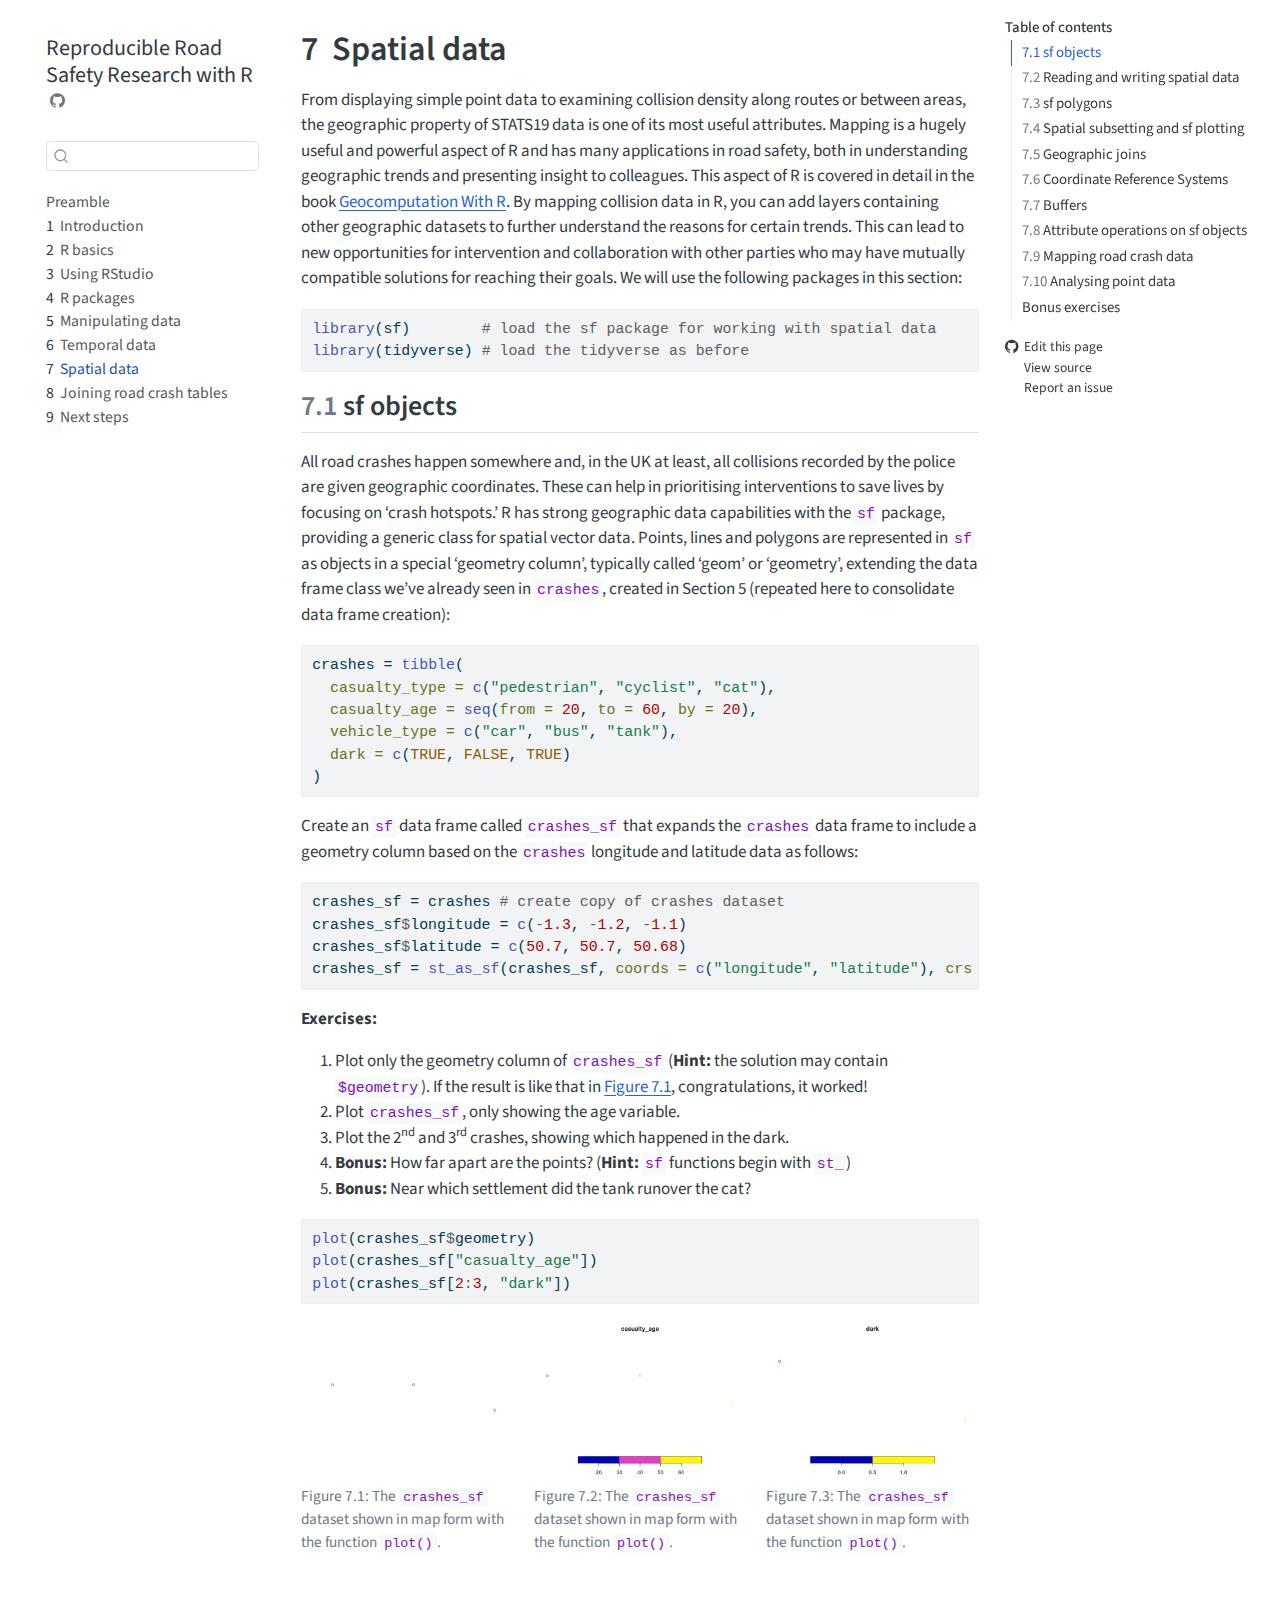
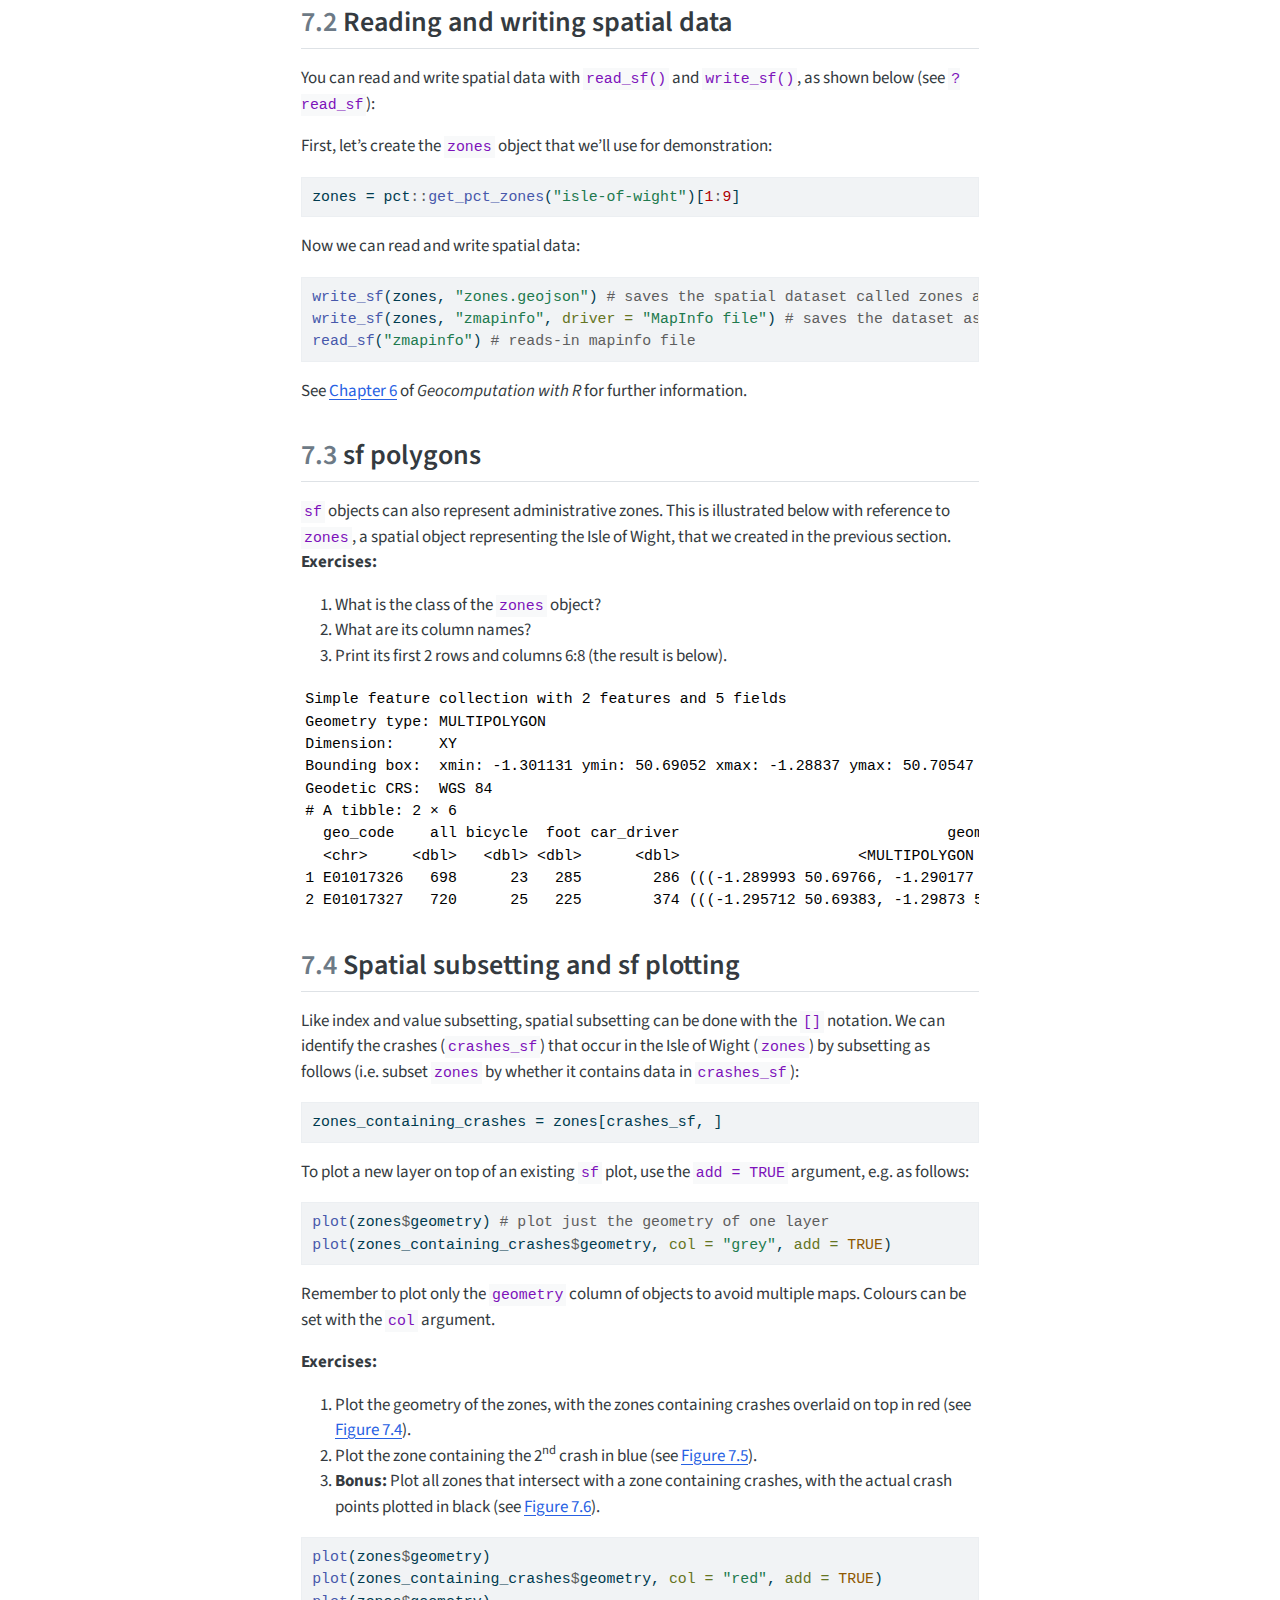
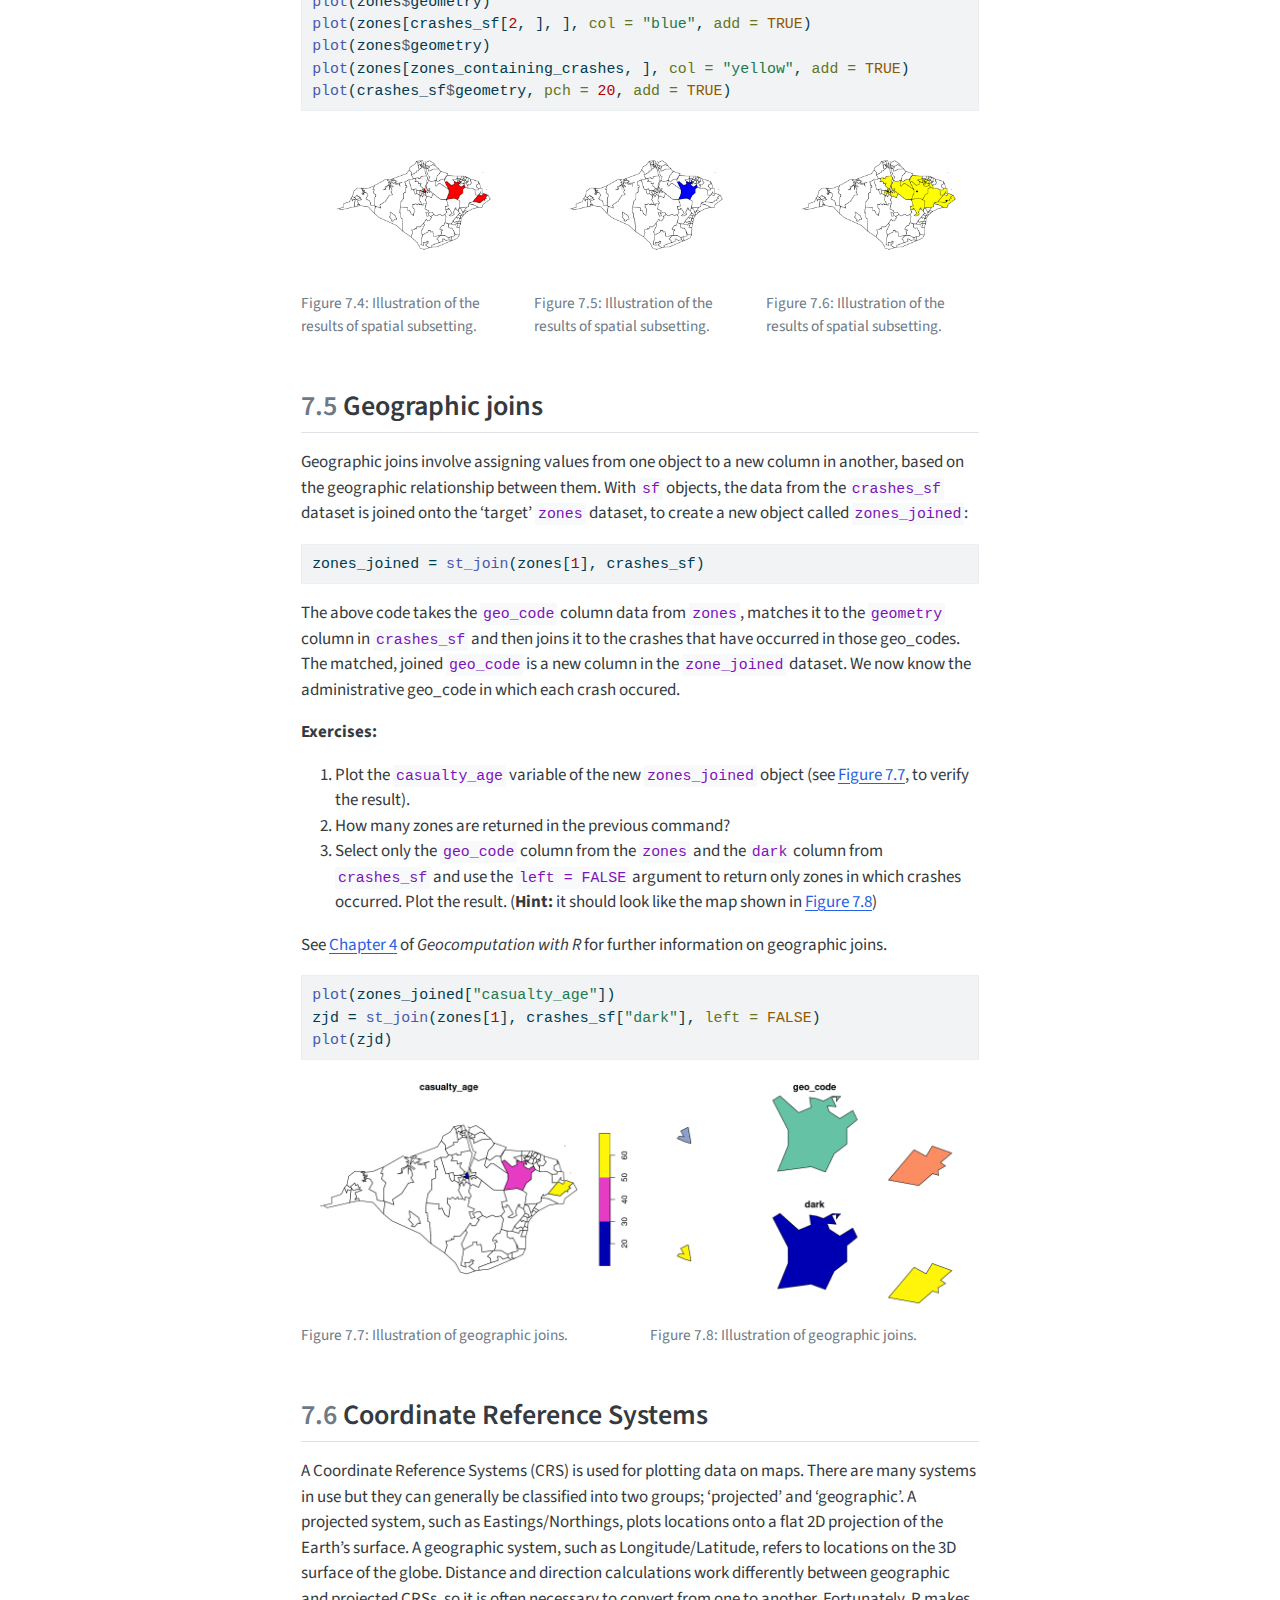
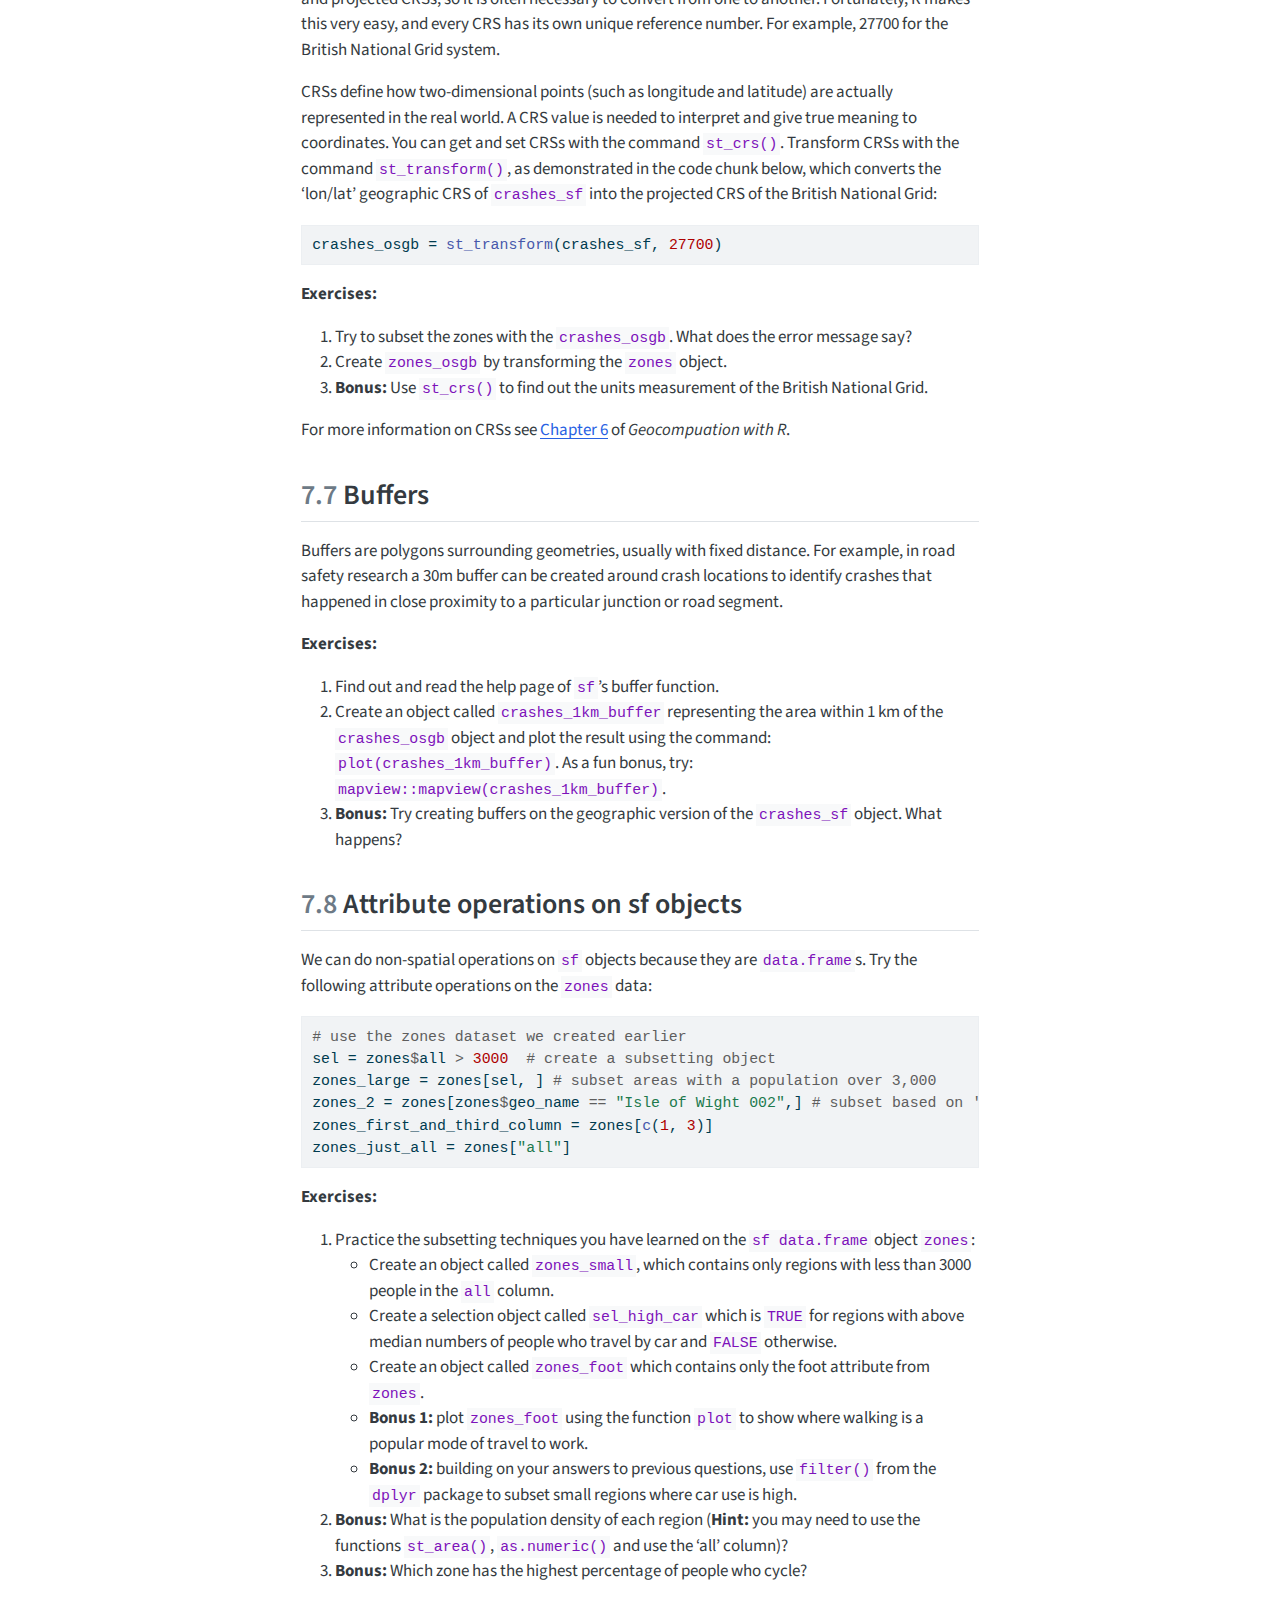
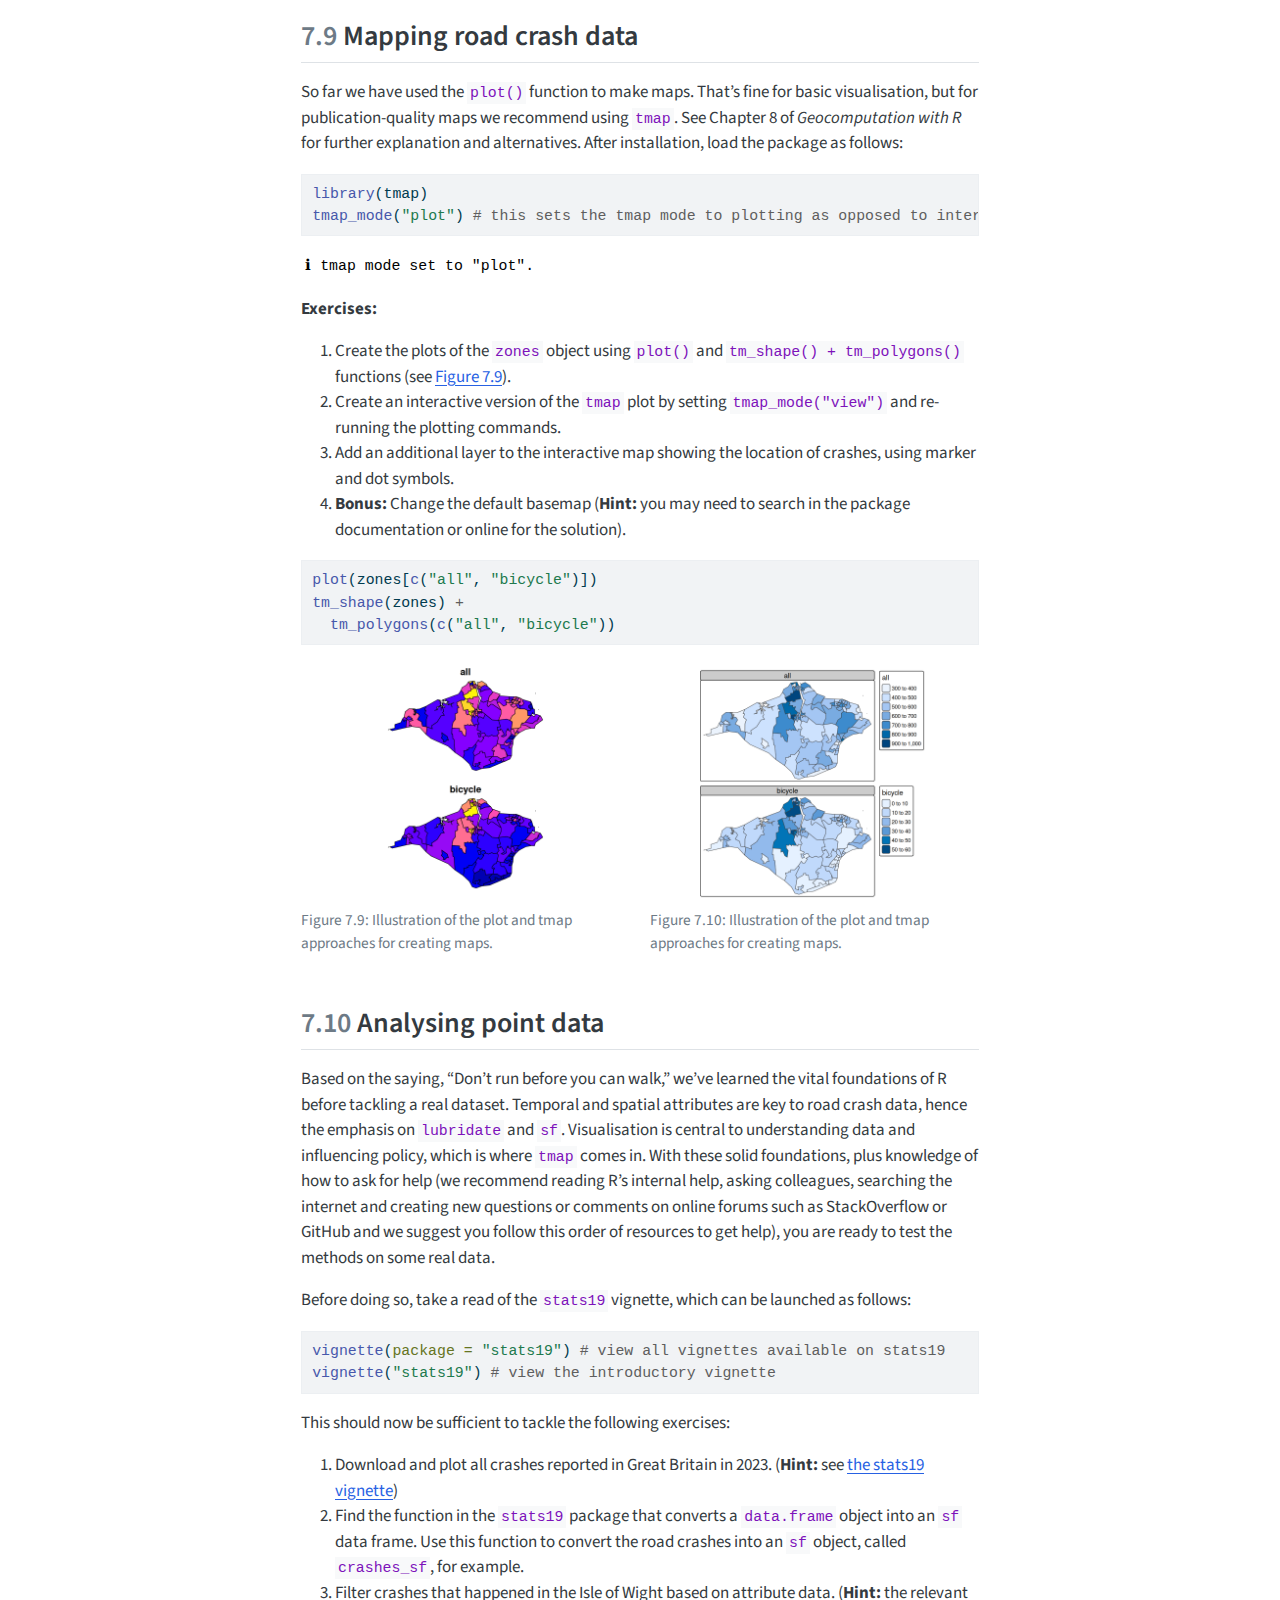
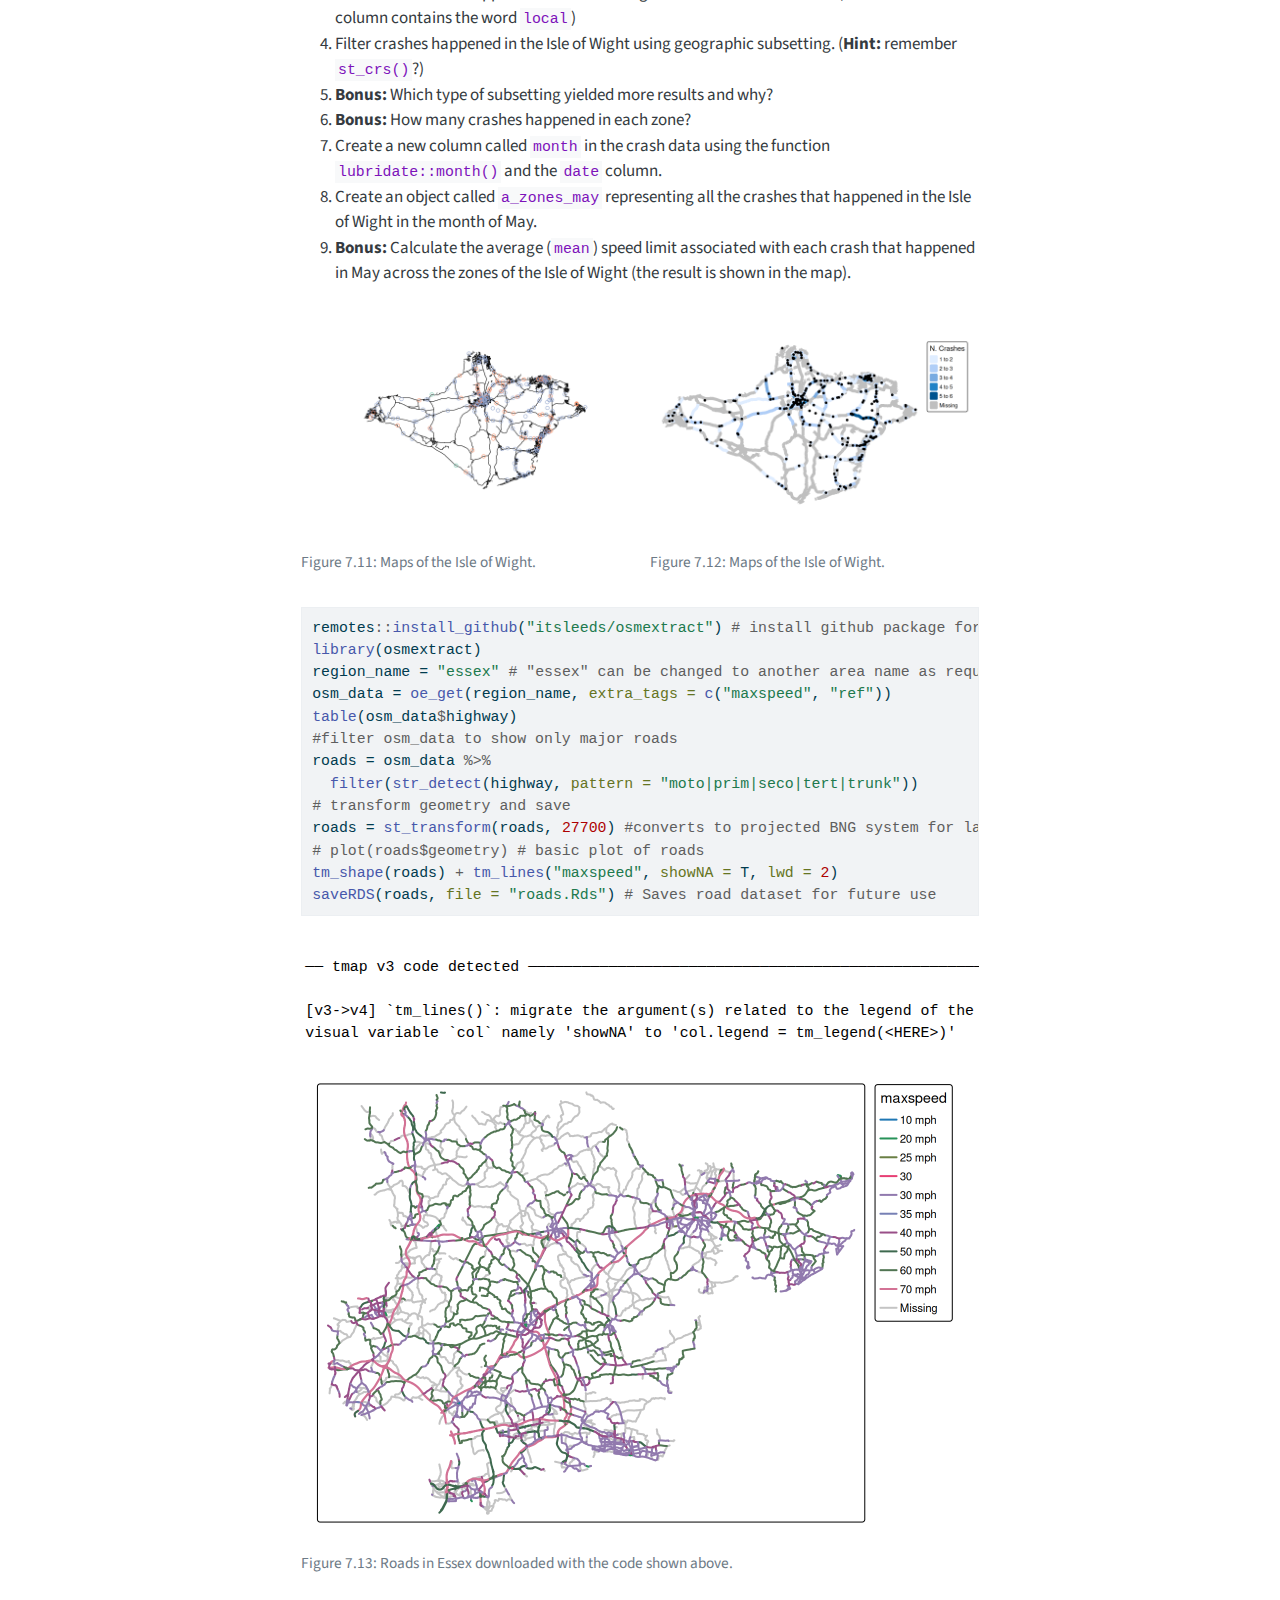
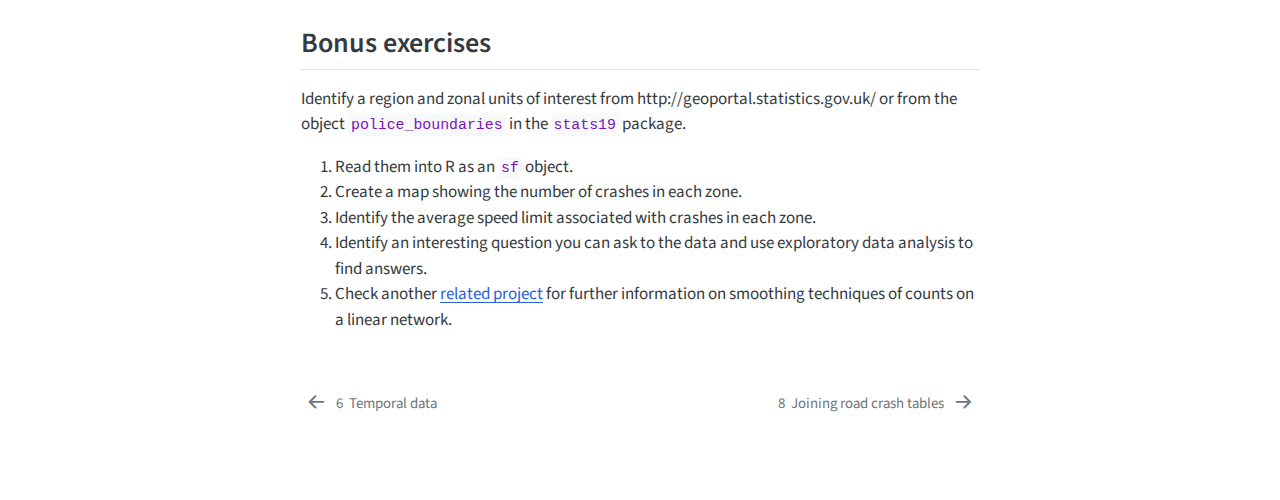
<file: 07-space.html>
<!DOCTYPE html>
<html xmlns="http://www.w3.org/1999/xhtml" lang="en" xml:lang="en"><head>

<meta charset="utf-8">
<meta name="generator" content="quarto-1.6.42">

<meta name="viewport" content="width=device-width, initial-scale=1.0, user-scalable=yes">


<title>7&nbsp; Spatial data – Reproducible Road Safety Research with R</title>
<style>
code{white-space: pre-wrap;}
span.smallcaps{font-variant: small-caps;}
div.columns{display: flex; gap: min(4vw, 1.5em);}
div.column{flex: auto; overflow-x: auto;}
div.hanging-indent{margin-left: 1.5em; text-indent: -1.5em;}
ul.task-list{list-style: none;}
ul.task-list li input[type="checkbox"] {
  width: 0.8em;
  margin: 0 0.8em 0.2em -1em; /* quarto-specific, see https://github.com/quarto-dev/quarto-cli/issues/4556 */ 
  vertical-align: middle;
}
/* CSS for syntax highlighting */
pre > code.sourceCode { white-space: pre; position: relative; }
pre > code.sourceCode > span { line-height: 1.25; }
pre > code.sourceCode > span:empty { height: 1.2em; }
.sourceCode { overflow: visible; }
code.sourceCode > span { color: inherit; text-decoration: inherit; }
div.sourceCode { margin: 1em 0; }
pre.sourceCode { margin: 0; }
@media screen {
div.sourceCode { overflow: auto; }
}
@media print {
pre > code.sourceCode { white-space: pre-wrap; }
pre > code.sourceCode > span { display: inline-block; text-indent: -5em; padding-left: 5em; }
}
pre.numberSource code
  { counter-reset: source-line 0; }
pre.numberSource code > span
  { position: relative; left: -4em; counter-increment: source-line; }
pre.numberSource code > span > a:first-child::before
  { content: counter(source-line);
    position: relative; left: -1em; text-align: right; vertical-align: baseline;
    border: none; display: inline-block;
    -webkit-touch-callout: none; -webkit-user-select: none;
    -khtml-user-select: none; -moz-user-select: none;
    -ms-user-select: none; user-select: none;
    padding: 0 4px; width: 4em;
  }
pre.numberSource { margin-left: 3em;  padding-left: 4px; }
div.sourceCode
  {   }
@media screen {
pre > code.sourceCode > span > a:first-child::before { text-decoration: underline; }
}
</style>


<script src="site_libs/quarto-nav/quarto-nav.js"></script>
<script src="site_libs/quarto-nav/headroom.min.js"></script>
<script src="site_libs/clipboard/clipboard.min.js"></script>
<script src="site_libs/quarto-search/autocomplete.umd.js"></script>
<script src="site_libs/quarto-search/fuse.min.js"></script>
<script src="site_libs/quarto-search/quarto-search.js"></script>
<meta name="quarto:offset" content="./">
<link href="./08-join.html" rel="next">
<link href="./06-time.html" rel="prev">
<script src="site_libs/quarto-html/quarto.js"></script>
<script src="site_libs/quarto-html/popper.min.js"></script>
<script src="site_libs/quarto-html/tippy.umd.min.js"></script>
<script src="site_libs/quarto-html/anchor.min.js"></script>
<link href="site_libs/quarto-html/tippy.css" rel="stylesheet">
<link href="site_libs/quarto-html/quarto-syntax-highlighting-2f5df379a58b258e96c21c0638c20c03.css" rel="stylesheet" id="quarto-text-highlighting-styles">
<script src="site_libs/bootstrap/bootstrap.min.js"></script>
<link href="site_libs/bootstrap/bootstrap-icons.css" rel="stylesheet">
<link href="site_libs/bootstrap/bootstrap-b6bb56fdcb9e0a4df7bf312da36dd473.min.css" rel="stylesheet" append-hash="true" id="quarto-bootstrap" data-mode="light">
<script id="quarto-search-options" type="application/json">{
  "location": "sidebar",
  "copy-button": false,
  "collapse-after": 3,
  "panel-placement": "start",
  "type": "textbox",
  "limit": 50,
  "keyboard-shortcut": [
    "f",
    "/",
    "s"
  ],
  "show-item-context": false,
  "language": {
    "search-no-results-text": "No results",
    "search-matching-documents-text": "matching documents",
    "search-copy-link-title": "Copy link to search",
    "search-hide-matches-text": "Hide additional matches",
    "search-more-match-text": "more match in this document",
    "search-more-matches-text": "more matches in this document",
    "search-clear-button-title": "Clear",
    "search-text-placeholder": "",
    "search-detached-cancel-button-title": "Cancel",
    "search-submit-button-title": "Submit",
    "search-label": "Search"
  }
}</script>


</head>

<body class="nav-sidebar floating">

<div id="quarto-search-results"></div>
  <header id="quarto-header" class="headroom fixed-top">
  <nav class="quarto-secondary-nav">
    <div class="container-fluid d-flex">
      <button type="button" class="quarto-btn-toggle btn" data-bs-toggle="collapse" role="button" data-bs-target=".quarto-sidebar-collapse-item" aria-controls="quarto-sidebar" aria-expanded="false" aria-label="Toggle sidebar navigation" onclick="if (window.quartoToggleHeadroom) { window.quartoToggleHeadroom(); }">
        <i class="bi bi-layout-text-sidebar-reverse"></i>
      </button>
        <nav class="quarto-page-breadcrumbs" aria-label="breadcrumb"><ol class="breadcrumb"><li class="breadcrumb-item"><a href="./07-space.html"><span class="chapter-number">7</span>&nbsp; <span class="chapter-title">Spatial data</span></a></li></ol></nav>
        <a class="flex-grow-1" role="navigation" data-bs-toggle="collapse" data-bs-target=".quarto-sidebar-collapse-item" aria-controls="quarto-sidebar" aria-expanded="false" aria-label="Toggle sidebar navigation" onclick="if (window.quartoToggleHeadroom) { window.quartoToggleHeadroom(); }">      
        </a>
      <button type="button" class="btn quarto-search-button" aria-label="Search" onclick="window.quartoOpenSearch();">
        <i class="bi bi-search"></i>
      </button>
    </div>
  </nav>
</header>
<!-- content -->
<div id="quarto-content" class="quarto-container page-columns page-rows-contents page-layout-article">
<!-- sidebar -->
  <nav id="quarto-sidebar" class="sidebar collapse collapse-horizontal quarto-sidebar-collapse-item sidebar-navigation floating overflow-auto">
    <div class="pt-lg-2 mt-2 text-left sidebar-header">
    <div class="sidebar-title mb-0 py-0">
      <a href="./">Reproducible Road Safety Research with R</a> 
        <div class="sidebar-tools-main">
    <a href="https://github.com/itsleeds/rrsrr" title="Source Code" class="quarto-navigation-tool px-1" aria-label="Source Code"><i class="bi bi-github"></i></a>
</div>
    </div>
      </div>
        <div class="mt-2 flex-shrink-0 align-items-center">
        <div class="sidebar-search">
        <div id="quarto-search" class="" title="Search"></div>
        </div>
        </div>
    <div class="sidebar-menu-container"> 
    <ul class="list-unstyled mt-1">
        <li class="sidebar-item">
  <div class="sidebar-item-container"> 
  <a href="./index.html" class="sidebar-item-text sidebar-link">
 <span class="menu-text">Preamble</span></a>
  </div>
</li>
        <li class="sidebar-item">
  <div class="sidebar-item-container"> 
  <a href="./01-intro.html" class="sidebar-item-text sidebar-link">
 <span class="menu-text"><span class="chapter-number">1</span>&nbsp; <span class="chapter-title">Introduction</span></span></a>
  </div>
</li>
        <li class="sidebar-item">
  <div class="sidebar-item-container"> 
  <a href="./02-basics.html" class="sidebar-item-text sidebar-link">
 <span class="menu-text"><span class="chapter-number">2</span>&nbsp; <span class="chapter-title">R basics</span></span></a>
  </div>
</li>
        <li class="sidebar-item">
  <div class="sidebar-item-container"> 
  <a href="./03-rstudio.html" class="sidebar-item-text sidebar-link">
 <span class="menu-text"><span class="chapter-number">3</span>&nbsp; <span class="chapter-title">Using RStudio</span></span></a>
  </div>
</li>
        <li class="sidebar-item">
  <div class="sidebar-item-container"> 
  <a href="./04-pkgs.html" class="sidebar-item-text sidebar-link">
 <span class="menu-text"><span class="chapter-number">4</span>&nbsp; <span class="chapter-title">R packages</span></span></a>
  </div>
</li>
        <li class="sidebar-item">
  <div class="sidebar-item-container"> 
  <a href="./05-data.html" class="sidebar-item-text sidebar-link">
 <span class="menu-text"><span class="chapter-number">5</span>&nbsp; <span class="chapter-title">Manipulating data</span></span></a>
  </div>
</li>
        <li class="sidebar-item">
  <div class="sidebar-item-container"> 
  <a href="./06-time.html" class="sidebar-item-text sidebar-link">
 <span class="menu-text"><span class="chapter-number">6</span>&nbsp; <span class="chapter-title">Temporal data</span></span></a>
  </div>
</li>
        <li class="sidebar-item">
  <div class="sidebar-item-container"> 
  <a href="./07-space.html" class="sidebar-item-text sidebar-link active">
 <span class="menu-text"><span class="chapter-number">7</span>&nbsp; <span class="chapter-title">Spatial data</span></span></a>
  </div>
</li>
        <li class="sidebar-item">
  <div class="sidebar-item-container"> 
  <a href="./08-join.html" class="sidebar-item-text sidebar-link">
 <span class="menu-text"><span class="chapter-number">8</span>&nbsp; <span class="chapter-title">Joining road crash tables</span></span></a>
  </div>
</li>
        <li class="sidebar-item">
  <div class="sidebar-item-container"> 
  <a href="./09-next.html" class="sidebar-item-text sidebar-link">
 <span class="menu-text"><span class="chapter-number">9</span>&nbsp; <span class="chapter-title">Next steps</span></span></a>
  </div>
</li>
    </ul>
    </div>
</nav>
<div id="quarto-sidebar-glass" class="quarto-sidebar-collapse-item" data-bs-toggle="collapse" data-bs-target=".quarto-sidebar-collapse-item"></div>
<!-- margin-sidebar -->
    <div id="quarto-margin-sidebar" class="sidebar margin-sidebar">
        <nav id="TOC" role="doc-toc" class="toc-active">
    <h2 id="toc-title">Table of contents</h2>
   
  <ul>
  <li><a href="#sf-objects" id="toc-sf-objects" class="nav-link active" data-scroll-target="#sf-objects"><span class="header-section-number">7.1</span> sf objects</a></li>
  <li><a href="#reading-and-writing-spatial-data" id="toc-reading-and-writing-spatial-data" class="nav-link" data-scroll-target="#reading-and-writing-spatial-data"><span class="header-section-number">7.2</span> Reading and writing spatial data</a></li>
  <li><a href="#sf-polygons" id="toc-sf-polygons" class="nav-link" data-scroll-target="#sf-polygons"><span class="header-section-number">7.3</span> sf polygons</a></li>
  <li><a href="#spatial-subsetting-and-sf-plotting" id="toc-spatial-subsetting-and-sf-plotting" class="nav-link" data-scroll-target="#spatial-subsetting-and-sf-plotting"><span class="header-section-number">7.4</span> Spatial subsetting and sf plotting</a></li>
  <li><a href="#geographic-joins" id="toc-geographic-joins" class="nav-link" data-scroll-target="#geographic-joins"><span class="header-section-number">7.5</span> Geographic joins</a></li>
  <li><a href="#coordinate-reference-systems" id="toc-coordinate-reference-systems" class="nav-link" data-scroll-target="#coordinate-reference-systems"><span class="header-section-number">7.6</span> Coordinate Reference Systems</a></li>
  <li><a href="#buffers" id="toc-buffers" class="nav-link" data-scroll-target="#buffers"><span class="header-section-number">7.7</span> Buffers</a></li>
  <li><a href="#attribute-operations-on-sf-objects" id="toc-attribute-operations-on-sf-objects" class="nav-link" data-scroll-target="#attribute-operations-on-sf-objects"><span class="header-section-number">7.8</span> Attribute operations on sf objects</a></li>
  <li><a href="#mapping-road-crash-data" id="toc-mapping-road-crash-data" class="nav-link" data-scroll-target="#mapping-road-crash-data"><span class="header-section-number">7.9</span> Mapping road crash data</a></li>
  <li><a href="#analysing-point-data" id="toc-analysing-point-data" class="nav-link" data-scroll-target="#analysing-point-data"><span class="header-section-number">7.10</span> Analysing point data</a></li>
  <li><a href="#bonus-exercises" id="toc-bonus-exercises" class="nav-link" data-scroll-target="#bonus-exercises">Bonus exercises</a></li>
  </ul>
<div class="toc-actions"><ul><li><a href="https://github.com/itsleeds/rrsrr/edit/main/07-space.qmd" class="toc-action"><i class="bi bi-github"></i>Edit this page</a></li><li><a href="https://github.com/itsleeds/rrsrr/blob/main/07-space.qmd" class="toc-action"><i class="bi empty"></i>View source</a></li><li><a href="https://github.com/itsleeds/rrsrr/issues/new" class="toc-action"><i class="bi empty"></i>Report an issue</a></li></ul></div></nav>
    </div>
<!-- main -->
<main class="content" id="quarto-document-content">

<header id="title-block-header" class="quarto-title-block default">
<div class="quarto-title">
<h1 class="title"><span id="space" class="quarto-section-identifier"><span class="chapter-number">7</span>&nbsp; <span class="chapter-title">Spatial data</span></span></h1>
</div>



<div class="quarto-title-meta">

    
  
    
  </div>
  


</header>


<p>From displaying simple point data to examining collision density along routes or between areas, the geographic property of STATS19 data is one of its most useful attributes. Mapping is a hugely useful and powerful aspect of R and has many applications in road safety, both in understanding geographic trends and presenting insight to colleagues. This aspect of R is covered in detail in the book <a href="https://geocompr.robinlovelace.net/index.html">Geocomputation With R</a>. By mapping collision data in R, you can add layers containing other geographic datasets to further understand the reasons for certain trends. This can lead to new opportunities for intervention and collaboration with other parties who may have mutually compatible solutions for reaching their goals. We will use the following packages in this section:</p>
<div class="cell">
<div class="sourceCode cell-code" id="cb1"><pre class="sourceCode r code-with-copy"><code class="sourceCode r"><span id="cb1-1"><a href="#cb1-1" aria-hidden="true" tabindex="-1"></a><span class="fu">library</span>(sf)        <span class="co"># load the sf package for working with spatial data</span></span>
<span id="cb1-2"><a href="#cb1-2" aria-hidden="true" tabindex="-1"></a><span class="fu">library</span>(tidyverse) <span class="co"># load the tidyverse as before</span></span></code><button title="Copy to Clipboard" class="code-copy-button"><i class="bi"></i></button></pre></div>
</div>
<section id="sf-objects" class="level2" data-number="7.1">
<h2 data-number="7.1" class="anchored" data-anchor-id="sf-objects"><span class="header-section-number">7.1</span> sf objects</h2>
<p>All road crashes happen somewhere and, in the UK at least, all collisions recorded by the police are given geographic coordinates. These can help in prioritising interventions to save lives by focusing on ‘crash hotspots.’ R has strong geographic data capabilities with the <code>sf</code> package, providing a generic class for spatial vector data. Points, lines and polygons are represented in <code>sf</code> as objects in a special ‘geometry column’, typically called ‘geom’ or ‘geometry’, extending the data frame class we’ve already seen in <code>crashes</code>, created in Section 5 (repeated here to consolidate data frame creation):</p>
<div class="cell">
<div class="sourceCode cell-code" id="cb2"><pre class="sourceCode r code-with-copy"><code class="sourceCode r"><span id="cb2-1"><a href="#cb2-1" aria-hidden="true" tabindex="-1"></a>crashes <span class="ot">=</span> <span class="fu">tibble</span>(</span>
<span id="cb2-2"><a href="#cb2-2" aria-hidden="true" tabindex="-1"></a>  <span class="at">casualty_type =</span> <span class="fu">c</span>(<span class="st">"pedestrian"</span>, <span class="st">"cyclist"</span>, <span class="st">"cat"</span>),</span>
<span id="cb2-3"><a href="#cb2-3" aria-hidden="true" tabindex="-1"></a>  <span class="at">casualty_age =</span> <span class="fu">seq</span>(<span class="at">from =</span> <span class="dv">20</span>, <span class="at">to =</span> <span class="dv">60</span>, <span class="at">by =</span> <span class="dv">20</span>),</span>
<span id="cb2-4"><a href="#cb2-4" aria-hidden="true" tabindex="-1"></a>  <span class="at">vehicle_type =</span> <span class="fu">c</span>(<span class="st">"car"</span>, <span class="st">"bus"</span>, <span class="st">"tank"</span>),</span>
<span id="cb2-5"><a href="#cb2-5" aria-hidden="true" tabindex="-1"></a>  <span class="at">dark =</span> <span class="fu">c</span>(<span class="cn">TRUE</span>, <span class="cn">FALSE</span>, <span class="cn">TRUE</span>)</span>
<span id="cb2-6"><a href="#cb2-6" aria-hidden="true" tabindex="-1"></a>)</span></code><button title="Copy to Clipboard" class="code-copy-button"><i class="bi"></i></button></pre></div>
</div>
<p>Create an <code>sf</code> data frame called <code>crashes_sf</code> that expands the <code>crashes</code> data frame to include a geometry column based on the <code>crashes</code> longitude and latitude data as follows:</p>
<div class="cell">
<div class="sourceCode cell-code" id="cb3"><pre class="sourceCode r code-with-copy"><code class="sourceCode r"><span id="cb3-1"><a href="#cb3-1" aria-hidden="true" tabindex="-1"></a>crashes_sf <span class="ot">=</span> crashes <span class="co"># create copy of crashes dataset</span></span>
<span id="cb3-2"><a href="#cb3-2" aria-hidden="true" tabindex="-1"></a>crashes_sf<span class="sc">$</span>longitude <span class="ot">=</span> <span class="fu">c</span>(<span class="sc">-</span><span class="fl">1.3</span>, <span class="sc">-</span><span class="fl">1.2</span>, <span class="sc">-</span><span class="fl">1.1</span>)</span>
<span id="cb3-3"><a href="#cb3-3" aria-hidden="true" tabindex="-1"></a>crashes_sf<span class="sc">$</span>latitude <span class="ot">=</span> <span class="fu">c</span>(<span class="fl">50.7</span>, <span class="fl">50.7</span>, <span class="fl">50.68</span>)</span>
<span id="cb3-4"><a href="#cb3-4" aria-hidden="true" tabindex="-1"></a>crashes_sf <span class="ot">=</span> <span class="fu">st_as_sf</span>(crashes_sf, <span class="at">coords =</span> <span class="fu">c</span>(<span class="st">"longitude"</span>, <span class="st">"latitude"</span>), <span class="at">crs =</span> <span class="dv">4326</span>) <span class="co"># st_as_sf converts longitude and latitude coordinates into spatial objects using a specified Coordinate Reference System (see 7.6)</span></span></code><button title="Copy to Clipboard" class="code-copy-button"><i class="bi"></i></button></pre></div>
</div>
<p><strong>Exercises:</strong></p>
<ol type="1">
<li>Plot only the geometry column of <code>crashes_sf</code> (<strong>Hint:</strong> the solution may contain <code>$geometry</code>). If the result is like that in <a href="#fig-crashes-sf-ex-1" class="quarto-xref">Figure&nbsp;<span>7.1</span></a>, congratulations, it worked!</li>
<li>Plot <code>crashes_sf</code>, only showing the age variable.</li>
<li>Plot the 2<sup>nd</sup> and 3<sup>rd</sup> crashes, showing which happened in the dark.</li>
<li><strong>Bonus:</strong> How far apart are the points? (<strong>Hint:</strong> <code>sf</code> functions begin with <code>st_</code>)</li>
<li><strong>Bonus:</strong> Near which settlement did the tank runover the cat?</li>
</ol>
<div class="sourceCode cell-code" id="cb4"><pre class="sourceCode r code-with-copy"><code class="sourceCode r"><span id="cb4-1"><a href="#cb4-1" aria-hidden="true" tabindex="-1"></a><span class="fu">plot</span>(crashes_sf<span class="sc">$</span>geometry)</span>
<span id="cb4-2"><a href="#cb4-2" aria-hidden="true" tabindex="-1"></a><span class="fu">plot</span>(crashes_sf[<span class="st">"casualty_age"</span>])</span>
<span id="cb4-3"><a href="#cb4-3" aria-hidden="true" tabindex="-1"></a><span class="fu">plot</span>(crashes_sf[<span class="dv">2</span><span class="sc">:</span><span class="dv">3</span>, <span class="st">"dark"</span>])</span></code><button title="Copy to Clipboard" class="code-copy-button"><i class="bi"></i></button></pre></div>
<div class="cell quarto-layout-panel" data-layout-ncol="3">
<div class="quarto-layout-row">
<div class="cell-output-display quarto-layout-cell" style="flex-basis: 33.3%;justify-content: flex-start;">
<div id="fig-crashes-sf-ex-1" class="quarto-float quarto-figure quarto-figure-center anchored">
<figure class="quarto-float quarto-float-fig figure">
<div aria-describedby="fig-crashes-sf-ex-1-caption-0ceaefa1-69ba-4598-a22c-09a6ac19f8ca">
<img src="07-space_files/figure-html/fig-crashes-sf-ex-1.png" class="img-fluid figure-img" width="672">
</div>
<figcaption class="quarto-float-caption-bottom quarto-float-caption quarto-float-fig" id="fig-crashes-sf-ex-1-caption-0ceaefa1-69ba-4598-a22c-09a6ac19f8ca">
Figure&nbsp;7.1: The <code>crashes_sf</code> dataset shown in map form with the function <code>plot()</code>.
</figcaption>
</figure>
</div>
</div>
<div class="cell-output-display quarto-layout-cell" style="flex-basis: 33.3%;justify-content: flex-start;">
<div id="fig-crashes-sf-ex-2" class="quarto-float quarto-figure quarto-figure-center anchored">
<figure class="quarto-float quarto-float-fig figure">
<div aria-describedby="fig-crashes-sf-ex-2-caption-0ceaefa1-69ba-4598-a22c-09a6ac19f8ca">
<img src="07-space_files/figure-html/fig-crashes-sf-ex-2.png" class="img-fluid figure-img" width="672">
</div>
<figcaption class="quarto-float-caption-bottom quarto-float-caption quarto-float-fig" id="fig-crashes-sf-ex-2-caption-0ceaefa1-69ba-4598-a22c-09a6ac19f8ca">
Figure&nbsp;7.2: The <code>crashes_sf</code> dataset shown in map form with the function <code>plot()</code>.
</figcaption>
</figure>
</div>
</div>
<div class="cell-output-display quarto-layout-cell" style="flex-basis: 33.3%;justify-content: flex-start;">
<div id="fig-crashes-sf-ex-3" class="quarto-float quarto-figure quarto-figure-center anchored">
<figure class="quarto-float quarto-float-fig figure">
<div aria-describedby="fig-crashes-sf-ex-3-caption-0ceaefa1-69ba-4598-a22c-09a6ac19f8ca">
<img src="07-space_files/figure-html/fig-crashes-sf-ex-3.png" class="img-fluid figure-img" width="672">
</div>
<figcaption class="quarto-float-caption-bottom quarto-float-caption quarto-float-fig" id="fig-crashes-sf-ex-3-caption-0ceaefa1-69ba-4598-a22c-09a6ac19f8ca">
Figure&nbsp;7.3: The <code>crashes_sf</code> dataset shown in map form with the function <code>plot()</code>.
</figcaption>
</figure>
</div>
</div>
</div>
</div>
</section>
<section id="reading-and-writing-spatial-data" class="level2" data-number="7.2">
<h2 data-number="7.2" class="anchored" data-anchor-id="reading-and-writing-spatial-data"><span class="header-section-number">7.2</span> Reading and writing spatial data</h2>
<p>You can read and write spatial data with <code>read_sf()</code> and <code>write_sf()</code>, as shown below (see <code>?read_sf</code>):</p>
<p>First, let’s create the <code>zones</code> object that we’ll use for demonstration:</p>
<div class="cell">
<div class="sourceCode cell-code" id="cb5"><pre class="sourceCode r code-with-copy"><code class="sourceCode r"><span id="cb5-1"><a href="#cb5-1" aria-hidden="true" tabindex="-1"></a>zones <span class="ot">=</span> pct<span class="sc">::</span><span class="fu">get_pct_zones</span>(<span class="st">"isle-of-wight"</span>)[<span class="dv">1</span><span class="sc">:</span><span class="dv">9</span>]</span></code><button title="Copy to Clipboard" class="code-copy-button"><i class="bi"></i></button></pre></div>
</div>
<p>Now we can read and write spatial data:</p>
<div class="cell">
<div class="sourceCode cell-code" id="cb6"><pre class="sourceCode r code-with-copy"><code class="sourceCode r"><span id="cb6-1"><a href="#cb6-1" aria-hidden="true" tabindex="-1"></a><span class="fu">write_sf</span>(zones, <span class="st">"zones.geojson"</span>) <span class="co"># saves the spatial dataset called zones as geojson file type</span></span>
<span id="cb6-2"><a href="#cb6-2" aria-hidden="true" tabindex="-1"></a><span class="fu">write_sf</span>(zones, <span class="st">"zmapinfo"</span>, <span class="at">driver =</span> <span class="st">"MapInfo file"</span>) <span class="co"># saves the dataset as a MapInfo file</span></span>
<span id="cb6-3"><a href="#cb6-3" aria-hidden="true" tabindex="-1"></a><span class="fu">read_sf</span>(<span class="st">"zmapinfo"</span>) <span class="co"># reads-in mapinfo file</span></span></code><button title="Copy to Clipboard" class="code-copy-button"><i class="bi"></i></button></pre></div>
</div>
<p>See <a href="https://geocompr.robinlovelace.net/read-write.html">Chapter 6</a> of <em>Geocomputation with R</em> for further information.</p>
</section>
<section id="sf-polygons" class="level2" data-number="7.3">
<h2 data-number="7.3" class="anchored" data-anchor-id="sf-polygons"><span class="header-section-number">7.3</span> sf polygons</h2>
<p><code>sf</code> objects can also represent administrative zones. This is illustrated below with reference to <code>zones</code>, a spatial object representing the Isle of Wight, that we created in the previous section. <strong>Exercises:</strong></p>
<ol type="1">
<li>What is the class of the <code>zones</code> object?</li>
<li>What are its column names?</li>
<li>Print its first 2 rows and columns 6:8 (the result is below).</li>
</ol>
<div class="cell">
<div class="cell-output cell-output-stdout">
<pre><code>Simple feature collection with 2 features and 5 fields
Geometry type: MULTIPOLYGON
Dimension:     XY
Bounding box:  xmin: -1.301131 ymin: 50.69052 xmax: -1.28837 ymax: 50.70547
Geodetic CRS:  WGS 84
# A tibble: 2 × 6
  geo_code    all bicycle  foot car_driver                              geometry
  &lt;chr&gt;     &lt;dbl&gt;   &lt;dbl&gt; &lt;dbl&gt;      &lt;dbl&gt;                    &lt;MULTIPOLYGON [°]&gt;
1 E01017326   698      23   285        286 (((-1.289993 50.69766, -1.290177 50.…
2 E01017327   720      25   225        374 (((-1.295712 50.69383, -1.29873 50.6…</code></pre>
</div>
</div>
</section>
<section id="spatial-subsetting-and-sf-plotting" class="level2" data-number="7.4">
<h2 data-number="7.4" class="anchored" data-anchor-id="spatial-subsetting-and-sf-plotting"><span class="header-section-number">7.4</span> Spatial subsetting and sf plotting</h2>
<p>Like index and value subsetting, spatial subsetting can be done with the <code>[]</code> notation. We can identify the crashes (<code>crashes_sf</code>) that occur in the Isle of Wight (<code>zones</code>) by subsetting as follows (i.e.&nbsp;subset <code>zones</code> by whether it contains data in <code>crashes_sf</code>):</p>
<div class="cell">
<div class="sourceCode cell-code" id="cb8"><pre class="sourceCode r code-with-copy"><code class="sourceCode r"><span id="cb8-1"><a href="#cb8-1" aria-hidden="true" tabindex="-1"></a>zones_containing_crashes <span class="ot">=</span> zones[crashes_sf, ]</span></code><button title="Copy to Clipboard" class="code-copy-button"><i class="bi"></i></button></pre></div>
</div>
<p>To plot a new layer on top of an existing <code>sf</code> plot, use the <code>add = TRUE</code> argument, e.g.&nbsp;as follows:</p>
<div class="cell">
<div class="sourceCode cell-code" id="cb9"><pre class="sourceCode r code-with-copy"><code class="sourceCode r"><span id="cb9-1"><a href="#cb9-1" aria-hidden="true" tabindex="-1"></a><span class="fu">plot</span>(zones<span class="sc">$</span>geometry) <span class="co"># plot just the geometry of one layer</span></span>
<span id="cb9-2"><a href="#cb9-2" aria-hidden="true" tabindex="-1"></a><span class="fu">plot</span>(zones_containing_crashes<span class="sc">$</span>geometry, <span class="at">col =</span> <span class="st">"grey"</span>, <span class="at">add =</span> <span class="cn">TRUE</span>)</span></code><button title="Copy to Clipboard" class="code-copy-button"><i class="bi"></i></button></pre></div>
</div>
<p>Remember to plot only the <code>geometry</code> column of objects to avoid multiple maps. Colours can be set with the <code>col</code> argument.</p>
<p><strong>Exercises:</strong></p>
<ol type="1">
<li>Plot the geometry of the zones, with the zones containing crashes overlaid on top in red (see <a href="#fig-sp-ex-1" class="quarto-xref">Figure&nbsp;<span>7.4</span></a>).</li>
<li>Plot the zone containing the 2<sup>nd</sup> crash in blue (see <a href="#fig-sp-ex-2" class="quarto-xref">Figure&nbsp;<span>7.5</span></a>).</li>
<li><strong>Bonus:</strong> Plot all zones that intersect with a zone containing crashes, with the actual crash points plotted in black (see <a href="#fig-sp-ex-3" class="quarto-xref">Figure&nbsp;<span>7.6</span></a>).</li>
</ol>
<div class="sourceCode cell-code" id="cb10"><pre class="sourceCode r code-with-copy"><code class="sourceCode r"><span id="cb10-1"><a href="#cb10-1" aria-hidden="true" tabindex="-1"></a><span class="fu">plot</span>(zones<span class="sc">$</span>geometry)</span>
<span id="cb10-2"><a href="#cb10-2" aria-hidden="true" tabindex="-1"></a><span class="fu">plot</span>(zones_containing_crashes<span class="sc">$</span>geometry, <span class="at">col =</span> <span class="st">"red"</span>, <span class="at">add =</span> <span class="cn">TRUE</span>)</span>
<span id="cb10-3"><a href="#cb10-3" aria-hidden="true" tabindex="-1"></a><span class="fu">plot</span>(zones<span class="sc">$</span>geometry)</span>
<span id="cb10-4"><a href="#cb10-4" aria-hidden="true" tabindex="-1"></a><span class="fu">plot</span>(zones[crashes_sf[<span class="dv">2</span>, ], ], <span class="at">col =</span> <span class="st">"blue"</span>, <span class="at">add =</span> <span class="cn">TRUE</span>)</span>
<span id="cb10-5"><a href="#cb10-5" aria-hidden="true" tabindex="-1"></a><span class="fu">plot</span>(zones<span class="sc">$</span>geometry)</span>
<span id="cb10-6"><a href="#cb10-6" aria-hidden="true" tabindex="-1"></a><span class="fu">plot</span>(zones[zones_containing_crashes, ], <span class="at">col =</span> <span class="st">"yellow"</span>, <span class="at">add =</span> <span class="cn">TRUE</span>)</span>
<span id="cb10-7"><a href="#cb10-7" aria-hidden="true" tabindex="-1"></a><span class="fu">plot</span>(crashes_sf<span class="sc">$</span>geometry, <span class="at">pch =</span> <span class="dv">20</span>, <span class="at">add =</span> <span class="cn">TRUE</span>)</span></code><button title="Copy to Clipboard" class="code-copy-button"><i class="bi"></i></button></pre></div>
<div class="cell quarto-layout-panel" data-layout-ncol="3">
<div class="quarto-layout-row">
<div class="cell-output-display quarto-layout-cell" style="flex-basis: 33.3%;justify-content: flex-start;">
<div id="fig-sp-ex-1" class="quarto-float quarto-figure quarto-figure-center anchored">
<figure class="quarto-float quarto-float-fig figure">
<div aria-describedby="fig-sp-ex-1-caption-0ceaefa1-69ba-4598-a22c-09a6ac19f8ca">
<img src="07-space_files/figure-html/fig-sp-ex-1.png" class="img-fluid figure-img" width="672">
</div>
<figcaption class="quarto-float-caption-bottom quarto-float-caption quarto-float-fig" id="fig-sp-ex-1-caption-0ceaefa1-69ba-4598-a22c-09a6ac19f8ca">
Figure&nbsp;7.4: Illustration of the results of spatial subsetting.
</figcaption>
</figure>
</div>
</div>
<div class="cell-output-display quarto-layout-cell" style="flex-basis: 33.3%;justify-content: flex-start;">
<div id="fig-sp-ex-2" class="quarto-float quarto-figure quarto-figure-center anchored">
<figure class="quarto-float quarto-float-fig figure">
<div aria-describedby="fig-sp-ex-2-caption-0ceaefa1-69ba-4598-a22c-09a6ac19f8ca">
<img src="07-space_files/figure-html/fig-sp-ex-2.png" class="img-fluid figure-img" width="672">
</div>
<figcaption class="quarto-float-caption-bottom quarto-float-caption quarto-float-fig" id="fig-sp-ex-2-caption-0ceaefa1-69ba-4598-a22c-09a6ac19f8ca">
Figure&nbsp;7.5: Illustration of the results of spatial subsetting.
</figcaption>
</figure>
</div>
</div>
<div class="cell-output-display quarto-layout-cell" style="flex-basis: 33.3%;justify-content: flex-start;">
<div id="fig-sp-ex-3" class="quarto-float quarto-figure quarto-figure-center anchored">
<figure class="quarto-float quarto-float-fig figure">
<div aria-describedby="fig-sp-ex-3-caption-0ceaefa1-69ba-4598-a22c-09a6ac19f8ca">
<img src="07-space_files/figure-html/fig-sp-ex-3.png" class="img-fluid figure-img" width="672">
</div>
<figcaption class="quarto-float-caption-bottom quarto-float-caption quarto-float-fig" id="fig-sp-ex-3-caption-0ceaefa1-69ba-4598-a22c-09a6ac19f8ca">
Figure&nbsp;7.6: Illustration of the results of spatial subsetting.
</figcaption>
</figure>
</div>
</div>
</div>
</div>
</section>
<section id="geographic-joins" class="level2" data-number="7.5">
<h2 data-number="7.5" class="anchored" data-anchor-id="geographic-joins"><span class="header-section-number">7.5</span> Geographic joins</h2>
<p>Geographic joins involve assigning values from one object to a new column in another, based on the geographic relationship between them. With <code>sf</code> objects, the data from the <code>crashes_sf</code> dataset is joined onto the ‘target’ <code>zones</code> dataset, to create a new object called <code>zones_joined</code>:</p>
<div class="cell">
<div class="sourceCode cell-code" id="cb11"><pre class="sourceCode r code-with-copy"><code class="sourceCode r"><span id="cb11-1"><a href="#cb11-1" aria-hidden="true" tabindex="-1"></a>zones_joined <span class="ot">=</span> <span class="fu">st_join</span>(zones[<span class="dv">1</span>], crashes_sf)</span></code><button title="Copy to Clipboard" class="code-copy-button"><i class="bi"></i></button></pre></div>
</div>
<p>The above code takes the <code>geo_code</code> column data from <code>zones</code>, matches it to the <code>geometry</code> column in <code>crashes_sf</code> and then joins it to the crashes that have occurred in those geo_codes. The matched, joined <code>geo_code</code> is a new column in the <code>zone_joined</code> dataset. We now know the administrative geo_code in which each crash occured.</p>
<p><strong>Exercises:</strong></p>
<ol type="1">
<li>Plot the <code>casualty_age</code> variable of the new <code>zones_joined</code> object (see <a href="#fig-joinf-1" class="quarto-xref">Figure&nbsp;<span>7.7</span></a>, to verify the result).</li>
<li>How many zones are returned in the previous command?</li>
<li>Select only the <code>geo_code</code> column from the <code>zones</code> and the <code>dark</code> column from <code>crashes_sf</code> and use the <code>left = FALSE</code> argument to return only zones in which crashes occurred. Plot the result. (<strong>Hint:</strong> it should look like the map shown in <a href="#fig-joinf-2" class="quarto-xref">Figure&nbsp;<span>7.8</span></a>)</li>
</ol>
<p>See <a href="https://geocompr.robinlovelace.net/spatial-operations.html#spatial-joining">Chapter 4</a> of <em>Geocomputation with R</em> for further information on geographic joins.</p>
<div class="sourceCode cell-code" id="cb12"><pre class="sourceCode r code-with-copy"><code class="sourceCode r"><span id="cb12-1"><a href="#cb12-1" aria-hidden="true" tabindex="-1"></a><span class="fu">plot</span>(zones_joined[<span class="st">"casualty_age"</span>])</span>
<span id="cb12-2"><a href="#cb12-2" aria-hidden="true" tabindex="-1"></a>zjd <span class="ot">=</span> <span class="fu">st_join</span>(zones[<span class="dv">1</span>], crashes_sf[<span class="st">"dark"</span>], <span class="at">left =</span> <span class="cn">FALSE</span>)</span>
<span id="cb12-3"><a href="#cb12-3" aria-hidden="true" tabindex="-1"></a><span class="fu">plot</span>(zjd)</span></code><button title="Copy to Clipboard" class="code-copy-button"><i class="bi"></i></button></pre></div>
<div class="cell quarto-layout-panel" data-layout-ncol="2">
<div class="quarto-layout-row">
<div class="cell-output-display quarto-layout-cell" style="flex-basis: 50.0%;justify-content: flex-start;">
<div id="fig-joinf-1" class="quarto-float quarto-figure quarto-figure-center anchored">
<figure class="quarto-float quarto-float-fig figure">
<div aria-describedby="fig-joinf-1-caption-0ceaefa1-69ba-4598-a22c-09a6ac19f8ca">
<img src="07-space_files/figure-html/fig-joinf-1.png" class="img-fluid figure-img" width="672">
</div>
<figcaption class="quarto-float-caption-bottom quarto-float-caption quarto-float-fig" id="fig-joinf-1-caption-0ceaefa1-69ba-4598-a22c-09a6ac19f8ca">
Figure&nbsp;7.7: Illustration of geographic joins.
</figcaption>
</figure>
</div>
</div>
<div class="cell-output-display quarto-layout-cell" style="flex-basis: 50.0%;justify-content: flex-start;">
<div id="fig-joinf-2" class="quarto-float quarto-figure quarto-figure-center anchored">
<figure class="quarto-float quarto-float-fig figure">
<div aria-describedby="fig-joinf-2-caption-0ceaefa1-69ba-4598-a22c-09a6ac19f8ca">
<img src="07-space_files/figure-html/fig-joinf-2.png" class="img-fluid figure-img" width="672">
</div>
<figcaption class="quarto-float-caption-bottom quarto-float-caption quarto-float-fig" id="fig-joinf-2-caption-0ceaefa1-69ba-4598-a22c-09a6ac19f8ca">
Figure&nbsp;7.8: Illustration of geographic joins.
</figcaption>
</figure>
</div>
</div>
</div>
</div>
</section>
<section id="coordinate-reference-systems" class="level2" data-number="7.6">
<h2 data-number="7.6" class="anchored" data-anchor-id="coordinate-reference-systems"><span class="header-section-number">7.6</span> Coordinate Reference Systems</h2>
<p>A Coordinate Reference Systems (CRS) is used for plotting data on maps. There are many systems in use but they can generally be classified into two groups; ‘projected’ and ‘geographic’. A projected system, such as Eastings/Northings, plots locations onto a flat 2D projection of the Earth’s surface. A geographic system, such as Longitude/Latitude, refers to locations on the 3D surface of the globe. Distance and direction calculations work differently between geographic and projected CRSs, so it is often necessary to convert from one to another. Fortunately, R makes this very easy, and every CRS has its own unique reference number. For example, 27700 for the British National Grid system.</p>
<p>CRSs define how two-dimensional points (such as longitude and latitude) are actually represented in the real world. A CRS value is needed to interpret and give true meaning to coordinates. You can get and set CRSs with the command <code>st_crs()</code>. Transform CRSs with the command <code>st_transform()</code>, as demonstrated in the code chunk below, which converts the ‘lon/lat’ geographic CRS of <code>crashes_sf</code> into the projected CRS of the British National Grid:</p>
<div class="cell">
<div class="sourceCode cell-code" id="cb13"><pre class="sourceCode r code-with-copy"><code class="sourceCode r"><span id="cb13-1"><a href="#cb13-1" aria-hidden="true" tabindex="-1"></a>crashes_osgb <span class="ot">=</span> <span class="fu">st_transform</span>(crashes_sf, <span class="dv">27700</span>)</span></code><button title="Copy to Clipboard" class="code-copy-button"><i class="bi"></i></button></pre></div>
</div>
<p><strong>Exercises:</strong></p>
<ol type="1">
<li>Try to subset the zones with the <code>crashes_osgb</code>. What does the error message say?</li>
<li>Create <code>zones_osgb</code> by transforming the <code>zones</code> object.</li>
<li><strong>Bonus:</strong> Use <code>st_crs()</code> to find out the units measurement of the British National Grid.</li>
</ol>
<p>For more information on CRSs see <a href="https://geocompr.robinlovelace.net/reproj-geo-data.html">Chapter 6</a> of <em>Geocompuation with R</em>.</p>
</section>
<section id="buffers" class="level2" data-number="7.7">
<h2 data-number="7.7" class="anchored" data-anchor-id="buffers"><span class="header-section-number">7.7</span> Buffers</h2>
<p>Buffers are polygons surrounding geometries, usually with fixed distance. For example, in road safety research a 30m buffer can be created around crash locations to identify crashes that happened in close proximity to a particular junction or road segment.</p>
<p><strong>Exercises:</strong></p>
<ol type="1">
<li>Find out and read the help page of <code>sf</code>’s buffer function.</li>
<li>Create an object called <code>crashes_1km_buffer</code> representing the area within 1 km of the <code>crashes_osgb</code> object and plot the result using the command: <code>plot(crashes_1km_buffer)</code>. As a fun bonus, try: <code>mapview::mapview(crashes_1km_buffer)</code>.</li>
<li><strong>Bonus:</strong> Try creating buffers on the geographic version of the <code>crashes_sf</code> object. What happens?</li>
</ol>
</section>
<section id="attribute-operations-on-sf-objects" class="level2" data-number="7.8">
<h2 data-number="7.8" class="anchored" data-anchor-id="attribute-operations-on-sf-objects"><span class="header-section-number">7.8</span> Attribute operations on sf objects</h2>
<p>We can do non-spatial operations on <code>sf</code> objects because they are <code>data.frame</code>s. Try the following attribute operations on the <code>zones</code> data:</p>
<div class="cell">
<div class="sourceCode cell-code" id="cb14"><pre class="sourceCode r code-with-copy"><code class="sourceCode r"><span id="cb14-1"><a href="#cb14-1" aria-hidden="true" tabindex="-1"></a><span class="co"># use the zones dataset we created earlier</span></span>
<span id="cb14-2"><a href="#cb14-2" aria-hidden="true" tabindex="-1"></a>sel <span class="ot">=</span> zones<span class="sc">$</span>all <span class="sc">&gt;</span> <span class="dv">3000</span>  <span class="co"># create a subsetting object</span></span>
<span id="cb14-3"><a href="#cb14-3" aria-hidden="true" tabindex="-1"></a>zones_large <span class="ot">=</span> zones[sel, ] <span class="co"># subset areas with a population over 3,000</span></span>
<span id="cb14-4"><a href="#cb14-4" aria-hidden="true" tabindex="-1"></a>zones_2 <span class="ot">=</span> zones[zones<span class="sc">$</span>geo_name <span class="sc">==</span> <span class="st">"Isle of Wight 002"</span>,] <span class="co"># subset based on 'equality' query</span></span>
<span id="cb14-5"><a href="#cb14-5" aria-hidden="true" tabindex="-1"></a>zones_first_and_third_column <span class="ot">=</span> zones[<span class="fu">c</span>(<span class="dv">1</span>, <span class="dv">3</span>)]</span>
<span id="cb14-6"><a href="#cb14-6" aria-hidden="true" tabindex="-1"></a>zones_just_all <span class="ot">=</span> zones[<span class="st">"all"</span>]</span></code><button title="Copy to Clipboard" class="code-copy-button"><i class="bi"></i></button></pre></div>
</div>
<p><strong>Exercises:</strong></p>
<ol type="1">
<li>Practice the subsetting techniques you have learned on the <code>sf data.frame</code> object <code>zones</code>:
<ul>
<li>Create an object called <code>zones_small</code>, which contains only regions with less than 3000 people in the <code>all</code> column.</li>
<li>Create a selection object called <code>sel_high_car</code> which is <code>TRUE</code> for regions with above median numbers of people who travel by car and <code>FALSE</code> otherwise.</li>
<li>Create an object called <code>zones_foot</code> which contains only the foot attribute from <code>zones</code>.</li>
<li><strong>Bonus 1:</strong> plot <code>zones_foot</code> using the function <code>plot</code> to show where walking is a popular mode of travel to work.</li>
<li><strong>Bonus 2:</strong> building on your answers to previous questions, use <code>filter()</code> from the <code>dplyr</code> package to subset small regions where car use is high.</li>
</ul></li>
<li><strong>Bonus:</strong> What is the population density of each region (<strong>Hint:</strong> you may need to use the functions <code>st_area()</code>, <code>as.numeric()</code> and use the ‘all’ column)?</li>
<li><strong>Bonus:</strong> Which zone has the highest percentage of people who cycle?</li>
</ol>
</section>
<section id="mapping-road-crash-data" class="level2" data-number="7.9">
<h2 data-number="7.9" class="anchored" data-anchor-id="mapping-road-crash-data"><span class="header-section-number">7.9</span> Mapping road crash data</h2>
<p>So far we have used the <code>plot()</code> function to make maps. That’s fine for basic visualisation, but for publication-quality maps we recommend using <code>tmap</code>. See Chapter 8 of <em>Geocomputation with R</em> for further explanation and alternatives. After installation, load the package as follows:</p>
<div class="cell">
<div class="sourceCode cell-code" id="cb15"><pre class="sourceCode r code-with-copy"><code class="sourceCode r"><span id="cb15-1"><a href="#cb15-1" aria-hidden="true" tabindex="-1"></a><span class="fu">library</span>(tmap)</span>
<span id="cb15-2"><a href="#cb15-2" aria-hidden="true" tabindex="-1"></a><span class="fu">tmap_mode</span>(<span class="st">"plot"</span>) <span class="co"># this sets the tmap mode to plotting as opposed to interactive</span></span></code><button title="Copy to Clipboard" class="code-copy-button"><i class="bi"></i></button></pre></div>
<div class="cell-output cell-output-stderr">
<pre><code>ℹ tmap mode set to "plot".</code></pre>
</div>
</div>
<p><strong>Exercises:</strong></p>
<ol type="1">
<li>Create the plots of the <code>zones</code> object using <code>plot()</code> and <code>tm_shape() + tm_polygons()</code> functions (see <a href="#fig-plot3-1" class="quarto-xref">Figure&nbsp;<span>7.9</span></a>).</li>
<li>Create an interactive version of the <code>tmap</code> plot by setting <code>tmap_mode("view")</code> and re-running the plotting commands.</li>
<li>Add an additional layer to the interactive map showing the location of crashes, using marker and dot symbols.</li>
<li><strong>Bonus:</strong> Change the default basemap (<strong>Hint:</strong> you may need to search in the package documentation or online for the solution).</li>
</ol>
<div class="sourceCode cell-code" id="cb17"><pre class="sourceCode r code-with-copy"><code class="sourceCode r"><span id="cb17-1"><a href="#cb17-1" aria-hidden="true" tabindex="-1"></a><span class="fu">plot</span>(zones[<span class="fu">c</span>(<span class="st">"all"</span>, <span class="st">"bicycle"</span>)])</span>
<span id="cb17-2"><a href="#cb17-2" aria-hidden="true" tabindex="-1"></a><span class="fu">tm_shape</span>(zones) <span class="sc">+</span> </span>
<span id="cb17-3"><a href="#cb17-3" aria-hidden="true" tabindex="-1"></a>  <span class="fu">tm_polygons</span>(<span class="fu">c</span>(<span class="st">"all"</span>, <span class="st">"bicycle"</span>))</span></code><button title="Copy to Clipboard" class="code-copy-button"><i class="bi"></i></button></pre></div>
<div class="cell quarto-layout-panel" data-layout-ncol="2">
<div class="quarto-layout-row">
<div class="cell-output-display quarto-layout-cell" style="flex-basis: 50.0%;justify-content: flex-start;">
<div id="fig-plot3-1" class="quarto-float quarto-figure quarto-figure-center anchored">
<figure class="quarto-float quarto-float-fig figure">
<div aria-describedby="fig-plot3-1-caption-0ceaefa1-69ba-4598-a22c-09a6ac19f8ca">
<img src="07-space_files/figure-html/fig-plot3-1.png" class="img-fluid figure-img" width="672">
</div>
<figcaption class="quarto-float-caption-bottom quarto-float-caption quarto-float-fig" id="fig-plot3-1-caption-0ceaefa1-69ba-4598-a22c-09a6ac19f8ca">
Figure&nbsp;7.9: Illustration of the plot and tmap approaches for creating maps.
</figcaption>
</figure>
</div>
</div>
<div class="cell-output-display quarto-layout-cell" style="flex-basis: 50.0%;justify-content: flex-start;">
<div id="fig-plot3-2" class="quarto-float quarto-figure quarto-figure-center anchored">
<figure class="quarto-float quarto-float-fig figure">
<div aria-describedby="fig-plot3-2-caption-0ceaefa1-69ba-4598-a22c-09a6ac19f8ca">
<img src="07-space_files/figure-html/fig-plot3-2.png" class="img-fluid figure-img" width="672">
</div>
<figcaption class="quarto-float-caption-bottom quarto-float-caption quarto-float-fig" id="fig-plot3-2-caption-0ceaefa1-69ba-4598-a22c-09a6ac19f8ca">
Figure&nbsp;7.10: Illustration of the plot and tmap approaches for creating maps.
</figcaption>
</figure>
</div>
</div>
</div>
</div>
</section>
<section id="analysing-point-data" class="level2" data-number="7.10">
<h2 data-number="7.10" class="anchored" data-anchor-id="analysing-point-data"><span class="header-section-number">7.10</span> Analysing point data</h2>
<p>Based on the saying, “Don’t run before you can walk,” we’ve learned the vital foundations of R before tackling a real dataset. Temporal and spatial attributes are key to road crash data, hence the emphasis on <code>lubridate</code> and <code>sf</code>. Visualisation is central to understanding data and influencing policy, which is where <code>tmap</code> comes in. With these solid foundations, plus knowledge of how to ask for help (we recommend reading R’s internal help, asking colleagues, searching the internet and creating new questions or comments on online forums such as StackOverflow or GitHub and we suggest you follow this order of resources to get help), you are ready to test the methods on some real data.</p>
<p>Before doing so, take a read of the <code>stats19</code> vignette, which can be launched as follows:</p>
<div class="cell">
<div class="sourceCode cell-code" id="cb18"><pre class="sourceCode r code-with-copy"><code class="sourceCode r"><span id="cb18-1"><a href="#cb18-1" aria-hidden="true" tabindex="-1"></a><span class="fu">vignette</span>(<span class="at">package =</span> <span class="st">"stats19"</span>) <span class="co"># view all vignettes available on stats19</span></span>
<span id="cb18-2"><a href="#cb18-2" aria-hidden="true" tabindex="-1"></a><span class="fu">vignette</span>(<span class="st">"stats19"</span>) <span class="co"># view the introductory vignette</span></span></code><button title="Copy to Clipboard" class="code-copy-button"><i class="bi"></i></button></pre></div>
</div>
<p>This should now be sufficient to tackle the following exercises:</p>
<ol type="1">
<li>Download and plot all crashes reported in Great Britain in 2023. (<strong>Hint:</strong> see <a href="https://docs.ropensci.org/stats19/articles/stats19.html">the stats19 vignette</a>)</li>
<li>Find the function in the <code>stats19</code> package that converts a <code>data.frame</code> object into an <code>sf</code> data frame. Use this function to convert the road crashes into an <code>sf</code> object, called <code>crashes_sf</code>, for example.</li>
<li>Filter crashes that happened in the Isle of Wight based on attribute data. (<strong>Hint:</strong> the relevant column contains the word <code>local</code>)</li>
<li>Filter crashes happened in the Isle of Wight using geographic subsetting. (<strong>Hint:</strong> remember <code>st_crs()</code>?)</li>
<li><strong>Bonus:</strong> Which type of subsetting yielded more results and why?</li>
<li><strong>Bonus:</strong> How many crashes happened in each zone?</li>
<li>Create a new column called <code>month</code> in the crash data using the function <code>lubridate::month()</code> and the <code>date</code> column.</li>
<li>Create an object called <code>a_zones_may</code> representing all the crashes that happened in the Isle of Wight in the month of May.</li>
<li><strong>Bonus:</strong> Calculate the average (<code>mean</code>) speed limit associated with each crash that happened in May across the zones of the Isle of Wight (the result is shown in the map).</li>
</ol>
<div>

</div>
<div class="cell quarto-layout-panel" data-layout-ncol="2">
<div class="quarto-layout-row">
<div class="cell-output-display quarto-layout-cell" style="flex-basis: 50.0%;justify-content: flex-start;">
<div id="fig-iowbuff-1" class="quarto-float quarto-figure quarto-figure-center anchored">
<figure class="quarto-float quarto-float-fig figure">
<div aria-describedby="fig-iowbuff-1-caption-0ceaefa1-69ba-4598-a22c-09a6ac19f8ca">
<img src="07-space_files/figure-html/fig-iowbuff-1.png" class="img-fluid figure-img" width="672">
</div>
<figcaption class="quarto-float-caption-bottom quarto-float-caption quarto-float-fig" id="fig-iowbuff-1-caption-0ceaefa1-69ba-4598-a22c-09a6ac19f8ca">
Figure&nbsp;7.11: Maps of the Isle of Wight.
</figcaption>
</figure>
</div>
</div>
<div class="cell-output-display quarto-layout-cell" style="flex-basis: 50.0%;justify-content: flex-start;">
<div id="fig-iowbuff-2" class="quarto-float quarto-figure quarto-figure-center anchored">
<figure class="quarto-float quarto-float-fig figure">
<div aria-describedby="fig-iowbuff-2-caption-0ceaefa1-69ba-4598-a22c-09a6ac19f8ca">
<img src="07-space_files/figure-html/fig-iowbuff-2.png" class="img-fluid figure-img" width="672">
</div>
<figcaption class="quarto-float-caption-bottom quarto-float-caption quarto-float-fig" id="fig-iowbuff-2-caption-0ceaefa1-69ba-4598-a22c-09a6ac19f8ca">
Figure&nbsp;7.12: Maps of the Isle of Wight.
</figcaption>
</figure>
</div>
</div>
</div>
</div>
<div class="cell">
<div class="sourceCode cell-code" id="cb19"><pre class="sourceCode r code-with-copy"><code class="sourceCode r"><span id="cb19-1"><a href="#cb19-1" aria-hidden="true" tabindex="-1"></a>remotes<span class="sc">::</span><span class="fu">install_github</span>(<span class="st">"itsleeds/osmextract"</span>) <span class="co"># install github package for osm data</span></span>
<span id="cb19-2"><a href="#cb19-2" aria-hidden="true" tabindex="-1"></a><span class="fu">library</span>(osmextract)</span>
<span id="cb19-3"><a href="#cb19-3" aria-hidden="true" tabindex="-1"></a>region_name <span class="ot">=</span> <span class="st">"essex"</span> <span class="co"># "essex" can be changed to another area name as required</span></span>
<span id="cb19-4"><a href="#cb19-4" aria-hidden="true" tabindex="-1"></a>osm_data <span class="ot">=</span> <span class="fu">oe_get</span>(region_name, <span class="at">extra_tags =</span> <span class="fu">c</span>(<span class="st">"maxspeed"</span>, <span class="st">"ref"</span>))</span>
<span id="cb19-5"><a href="#cb19-5" aria-hidden="true" tabindex="-1"></a><span class="fu">table</span>(osm_data<span class="sc">$</span>highway)</span>
<span id="cb19-6"><a href="#cb19-6" aria-hidden="true" tabindex="-1"></a><span class="co">#filter osm_data to show only major roads</span></span>
<span id="cb19-7"><a href="#cb19-7" aria-hidden="true" tabindex="-1"></a>roads <span class="ot">=</span> osm_data <span class="sc">%&gt;%</span></span>
<span id="cb19-8"><a href="#cb19-8" aria-hidden="true" tabindex="-1"></a>  <span class="fu">filter</span>(<span class="fu">str_detect</span>(highway, <span class="at">pattern =</span> <span class="st">"moto|prim|seco|tert|trunk"</span>))</span>
<span id="cb19-9"><a href="#cb19-9" aria-hidden="true" tabindex="-1"></a><span class="co"># transform geometry and save</span></span>
<span id="cb19-10"><a href="#cb19-10" aria-hidden="true" tabindex="-1"></a>roads <span class="ot">=</span> <span class="fu">st_transform</span>(roads, <span class="dv">27700</span>) <span class="co">#converts to projected BNG system for later use</span></span>
<span id="cb19-11"><a href="#cb19-11" aria-hidden="true" tabindex="-1"></a><span class="co"># plot(roads$geometry) # basic plot of roads</span></span>
<span id="cb19-12"><a href="#cb19-12" aria-hidden="true" tabindex="-1"></a><span class="fu">tm_shape</span>(roads) <span class="sc">+</span> <span class="fu">tm_lines</span>(<span class="st">"maxspeed"</span>, <span class="at">showNA =</span> T, <span class="at">lwd =</span> <span class="dv">2</span>)</span>
<span id="cb19-13"><a href="#cb19-13" aria-hidden="true" tabindex="-1"></a><span class="fu">saveRDS</span>(roads, <span class="at">file =</span> <span class="st">"roads.Rds"</span>) <span class="co"># Saves road dataset for future use</span></span></code><button title="Copy to Clipboard" class="code-copy-button"><i class="bi"></i></button></pre></div>
</div>
<div class="cell">
<div class="cell-output cell-output-stderr">
<pre><code></code></pre>
</div>
<div class="cell-output cell-output-stderr">
<pre><code>── tmap v3 code detected ───────────────────────────────────────────────────────</code></pre>
</div>
<div class="cell-output cell-output-stderr">
<pre><code>[v3-&gt;v4] `tm_lines()`: migrate the argument(s) related to the legend of the
visual variable `col` namely 'showNA' to 'col.legend = tm_legend(&lt;HERE&gt;)'</code></pre>
</div>
<div class="cell-output-display">
<div id="fig-ex" class="quarto-float quarto-figure quarto-figure-center anchored">
<figure class="quarto-float quarto-float-fig figure">
<div aria-describedby="fig-ex-caption-0ceaefa1-69ba-4598-a22c-09a6ac19f8ca">
<img src="07-space_files/figure-html/fig-ex-1.png" class="img-fluid figure-img" width="672">
</div>
<figcaption class="quarto-float-caption-bottom quarto-float-caption quarto-float-fig" id="fig-ex-caption-0ceaefa1-69ba-4598-a22c-09a6ac19f8ca">
Figure&nbsp;7.13: Roads in Essex downloaded with the code shown above.
</figcaption>
</figure>
</div>
</div>
</div>
</section>
<section id="bonus-exercises" class="level2 unnumbered">
<h2 class="unnumbered anchored" data-anchor-id="bonus-exercises">Bonus exercises</h2>
<p>Identify a region and zonal units of interest from http://geoportal.statistics.gov.uk/ or from the object <code>police_boundaries</code> in the <code>stats19</code> package.</p>
<ol type="1">
<li>Read them into R as an <code>sf</code> object.</li>
<li>Create a map showing the number of crashes in each zone.</li>
<li>Identify the average speed limit associated with crashes in each zone.</li>
<li>Identify an interesting question you can ask to the data and use exploratory data analysis to find answers.</li>
<li>Check another <a href="https://github.com/agila5/leeds_seminar">related project</a> for further information on smoothing techniques of counts on a linear network.</li>
</ol>


</section>

</main> <!-- /main -->
<script id="quarto-html-after-body" type="application/javascript">
window.document.addEventListener("DOMContentLoaded", function (event) {
  const toggleBodyColorMode = (bsSheetEl) => {
    const mode = bsSheetEl.getAttribute("data-mode");
    const bodyEl = window.document.querySelector("body");
    if (mode === "dark") {
      bodyEl.classList.add("quarto-dark");
      bodyEl.classList.remove("quarto-light");
    } else {
      bodyEl.classList.add("quarto-light");
      bodyEl.classList.remove("quarto-dark");
    }
  }
  const toggleBodyColorPrimary = () => {
    const bsSheetEl = window.document.querySelector("link#quarto-bootstrap");
    if (bsSheetEl) {
      toggleBodyColorMode(bsSheetEl);
    }
  }
  toggleBodyColorPrimary();  
  const icon = "";
  const anchorJS = new window.AnchorJS();
  anchorJS.options = {
    placement: 'right',
    icon: icon
  };
  anchorJS.add('.anchored');
  const isCodeAnnotation = (el) => {
    for (const clz of el.classList) {
      if (clz.startsWith('code-annotation-')) {                     
        return true;
      }
    }
    return false;
  }
  const onCopySuccess = function(e) {
    // button target
    const button = e.trigger;
    // don't keep focus
    button.blur();
    // flash "checked"
    button.classList.add('code-copy-button-checked');
    var currentTitle = button.getAttribute("title");
    button.setAttribute("title", "Copied!");
    let tooltip;
    if (window.bootstrap) {
      button.setAttribute("data-bs-toggle", "tooltip");
      button.setAttribute("data-bs-placement", "left");
      button.setAttribute("data-bs-title", "Copied!");
      tooltip = new bootstrap.Tooltip(button, 
        { trigger: "manual", 
          customClass: "code-copy-button-tooltip",
          offset: [0, -8]});
      tooltip.show();    
    }
    setTimeout(function() {
      if (tooltip) {
        tooltip.hide();
        button.removeAttribute("data-bs-title");
        button.removeAttribute("data-bs-toggle");
        button.removeAttribute("data-bs-placement");
      }
      button.setAttribute("title", currentTitle);
      button.classList.remove('code-copy-button-checked');
    }, 1000);
    // clear code selection
    e.clearSelection();
  }
  const getTextToCopy = function(trigger) {
      const codeEl = trigger.previousElementSibling.cloneNode(true);
      for (const childEl of codeEl.children) {
        if (isCodeAnnotation(childEl)) {
          childEl.remove();
        }
      }
      return codeEl.innerText;
  }
  const clipboard = new window.ClipboardJS('.code-copy-button:not([data-in-quarto-modal])', {
    text: getTextToCopy
  });
  clipboard.on('success', onCopySuccess);
  if (window.document.getElementById('quarto-embedded-source-code-modal')) {
    const clipboardModal = new window.ClipboardJS('.code-copy-button[data-in-quarto-modal]', {
      text: getTextToCopy,
      container: window.document.getElementById('quarto-embedded-source-code-modal')
    });
    clipboardModal.on('success', onCopySuccess);
  }
    var localhostRegex = new RegExp(/^(?:http|https):\/\/localhost\:?[0-9]*\//);
    var mailtoRegex = new RegExp(/^mailto:/);
      var filterRegex = new RegExp('/' + window.location.host + '/');
    var isInternal = (href) => {
        return filterRegex.test(href) || localhostRegex.test(href) || mailtoRegex.test(href);
    }
    // Inspect non-navigation links and adorn them if external
 	var links = window.document.querySelectorAll('a[href]:not(.nav-link):not(.navbar-brand):not(.toc-action):not(.sidebar-link):not(.sidebar-item-toggle):not(.pagination-link):not(.no-external):not([aria-hidden]):not(.dropdown-item):not(.quarto-navigation-tool):not(.about-link)');
    for (var i=0; i<links.length; i++) {
      const link = links[i];
      if (!isInternal(link.href)) {
        // undo the damage that might have been done by quarto-nav.js in the case of
        // links that we want to consider external
        if (link.dataset.originalHref !== undefined) {
          link.href = link.dataset.originalHref;
        }
      }
    }
  function tippyHover(el, contentFn, onTriggerFn, onUntriggerFn) {
    const config = {
      allowHTML: true,
      maxWidth: 500,
      delay: 100,
      arrow: false,
      appendTo: function(el) {
          return el.parentElement;
      },
      interactive: true,
      interactiveBorder: 10,
      theme: 'quarto',
      placement: 'bottom-start',
    };
    if (contentFn) {
      config.content = contentFn;
    }
    if (onTriggerFn) {
      config.onTrigger = onTriggerFn;
    }
    if (onUntriggerFn) {
      config.onUntrigger = onUntriggerFn;
    }
    window.tippy(el, config); 
  }
  const noterefs = window.document.querySelectorAll('a[role="doc-noteref"]');
  for (var i=0; i<noterefs.length; i++) {
    const ref = noterefs[i];
    tippyHover(ref, function() {
      // use id or data attribute instead here
      let href = ref.getAttribute('data-footnote-href') || ref.getAttribute('href');
      try { href = new URL(href).hash; } catch {}
      const id = href.replace(/^#\/?/, "");
      const note = window.document.getElementById(id);
      if (note) {
        return note.innerHTML;
      } else {
        return "";
      }
    });
  }
  const xrefs = window.document.querySelectorAll('a.quarto-xref');
  const processXRef = (id, note) => {
    // Strip column container classes
    const stripColumnClz = (el) => {
      el.classList.remove("page-full", "page-columns");
      if (el.children) {
        for (const child of el.children) {
          stripColumnClz(child);
        }
      }
    }
    stripColumnClz(note)
    if (id === null || id.startsWith('sec-')) {
      // Special case sections, only their first couple elements
      const container = document.createElement("div");
      if (note.children && note.children.length > 2) {
        container.appendChild(note.children[0].cloneNode(true));
        for (let i = 1; i < note.children.length; i++) {
          const child = note.children[i];
          if (child.tagName === "P" && child.innerText === "") {
            continue;
          } else {
            container.appendChild(child.cloneNode(true));
            break;
          }
        }
        if (window.Quarto?.typesetMath) {
          window.Quarto.typesetMath(container);
        }
        return container.innerHTML
      } else {
        if (window.Quarto?.typesetMath) {
          window.Quarto.typesetMath(note);
        }
        return note.innerHTML;
      }
    } else {
      // Remove any anchor links if they are present
      const anchorLink = note.querySelector('a.anchorjs-link');
      if (anchorLink) {
        anchorLink.remove();
      }
      if (window.Quarto?.typesetMath) {
        window.Quarto.typesetMath(note);
      }
      if (note.classList.contains("callout")) {
        return note.outerHTML;
      } else {
        return note.innerHTML;
      }
    }
  }
  for (var i=0; i<xrefs.length; i++) {
    const xref = xrefs[i];
    tippyHover(xref, undefined, function(instance) {
      instance.disable();
      let url = xref.getAttribute('href');
      let hash = undefined; 
      if (url.startsWith('#')) {
        hash = url;
      } else {
        try { hash = new URL(url).hash; } catch {}
      }
      if (hash) {
        const id = hash.replace(/^#\/?/, "");
        const note = window.document.getElementById(id);
        if (note !== null) {
          try {
            const html = processXRef(id, note.cloneNode(true));
            instance.setContent(html);
          } finally {
            instance.enable();
            instance.show();
          }
        } else {
          // See if we can fetch this
          fetch(url.split('#')[0])
          .then(res => res.text())
          .then(html => {
            const parser = new DOMParser();
            const htmlDoc = parser.parseFromString(html, "text/html");
            const note = htmlDoc.getElementById(id);
            if (note !== null) {
              const html = processXRef(id, note);
              instance.setContent(html);
            } 
          }).finally(() => {
            instance.enable();
            instance.show();
          });
        }
      } else {
        // See if we can fetch a full url (with no hash to target)
        // This is a special case and we should probably do some content thinning / targeting
        fetch(url)
        .then(res => res.text())
        .then(html => {
          const parser = new DOMParser();
          const htmlDoc = parser.parseFromString(html, "text/html");
          const note = htmlDoc.querySelector('main.content');
          if (note !== null) {
            // This should only happen for chapter cross references
            // (since there is no id in the URL)
            // remove the first header
            if (note.children.length > 0 && note.children[0].tagName === "HEADER") {
              note.children[0].remove();
            }
            const html = processXRef(null, note);
            instance.setContent(html);
          } 
        }).finally(() => {
          instance.enable();
          instance.show();
        });
      }
    }, function(instance) {
    });
  }
      let selectedAnnoteEl;
      const selectorForAnnotation = ( cell, annotation) => {
        let cellAttr = 'data-code-cell="' + cell + '"';
        let lineAttr = 'data-code-annotation="' +  annotation + '"';
        const selector = 'span[' + cellAttr + '][' + lineAttr + ']';
        return selector;
      }
      const selectCodeLines = (annoteEl) => {
        const doc = window.document;
        const targetCell = annoteEl.getAttribute("data-target-cell");
        const targetAnnotation = annoteEl.getAttribute("data-target-annotation");
        const annoteSpan = window.document.querySelector(selectorForAnnotation(targetCell, targetAnnotation));
        const lines = annoteSpan.getAttribute("data-code-lines").split(",");
        const lineIds = lines.map((line) => {
          return targetCell + "-" + line;
        })
        let top = null;
        let height = null;
        let parent = null;
        if (lineIds.length > 0) {
            //compute the position of the single el (top and bottom and make a div)
            const el = window.document.getElementById(lineIds[0]);
            top = el.offsetTop;
            height = el.offsetHeight;
            parent = el.parentElement.parentElement;
          if (lineIds.length > 1) {
            const lastEl = window.document.getElementById(lineIds[lineIds.length - 1]);
            const bottom = lastEl.offsetTop + lastEl.offsetHeight;
            height = bottom - top;
          }
          if (top !== null && height !== null && parent !== null) {
            // cook up a div (if necessary) and position it 
            let div = window.document.getElementById("code-annotation-line-highlight");
            if (div === null) {
              div = window.document.createElement("div");
              div.setAttribute("id", "code-annotation-line-highlight");
              div.style.position = 'absolute';
              parent.appendChild(div);
            }
            div.style.top = top - 2 + "px";
            div.style.height = height + 4 + "px";
            div.style.left = 0;
            let gutterDiv = window.document.getElementById("code-annotation-line-highlight-gutter");
            if (gutterDiv === null) {
              gutterDiv = window.document.createElement("div");
              gutterDiv.setAttribute("id", "code-annotation-line-highlight-gutter");
              gutterDiv.style.position = 'absolute';
              const codeCell = window.document.getElementById(targetCell);
              const gutter = codeCell.querySelector('.code-annotation-gutter');
              gutter.appendChild(gutterDiv);
            }
            gutterDiv.style.top = top - 2 + "px";
            gutterDiv.style.height = height + 4 + "px";
          }
          selectedAnnoteEl = annoteEl;
        }
      };
      const unselectCodeLines = () => {
        const elementsIds = ["code-annotation-line-highlight", "code-annotation-line-highlight-gutter"];
        elementsIds.forEach((elId) => {
          const div = window.document.getElementById(elId);
          if (div) {
            div.remove();
          }
        });
        selectedAnnoteEl = undefined;
      };
        // Handle positioning of the toggle
    window.addEventListener(
      "resize",
      throttle(() => {
        elRect = undefined;
        if (selectedAnnoteEl) {
          selectCodeLines(selectedAnnoteEl);
        }
      }, 10)
    );
    function throttle(fn, ms) {
    let throttle = false;
    let timer;
      return (...args) => {
        if(!throttle) { // first call gets through
            fn.apply(this, args);
            throttle = true;
        } else { // all the others get throttled
            if(timer) clearTimeout(timer); // cancel #2
            timer = setTimeout(() => {
              fn.apply(this, args);
              timer = throttle = false;
            }, ms);
        }
      };
    }
      // Attach click handler to the DT
      const annoteDls = window.document.querySelectorAll('dt[data-target-cell]');
      for (const annoteDlNode of annoteDls) {
        annoteDlNode.addEventListener('click', (event) => {
          const clickedEl = event.target;
          if (clickedEl !== selectedAnnoteEl) {
            unselectCodeLines();
            const activeEl = window.document.querySelector('dt[data-target-cell].code-annotation-active');
            if (activeEl) {
              activeEl.classList.remove('code-annotation-active');
            }
            selectCodeLines(clickedEl);
            clickedEl.classList.add('code-annotation-active');
          } else {
            // Unselect the line
            unselectCodeLines();
            clickedEl.classList.remove('code-annotation-active');
          }
        });
      }
  const findCites = (el) => {
    const parentEl = el.parentElement;
    if (parentEl) {
      const cites = parentEl.dataset.cites;
      if (cites) {
        return {
          el,
          cites: cites.split(' ')
        };
      } else {
        return findCites(el.parentElement)
      }
    } else {
      return undefined;
    }
  };
  var bibliorefs = window.document.querySelectorAll('a[role="doc-biblioref"]');
  for (var i=0; i<bibliorefs.length; i++) {
    const ref = bibliorefs[i];
    const citeInfo = findCites(ref);
    if (citeInfo) {
      tippyHover(citeInfo.el, function() {
        var popup = window.document.createElement('div');
        citeInfo.cites.forEach(function(cite) {
          var citeDiv = window.document.createElement('div');
          citeDiv.classList.add('hanging-indent');
          citeDiv.classList.add('csl-entry');
          var biblioDiv = window.document.getElementById('ref-' + cite);
          if (biblioDiv) {
            citeDiv.innerHTML = biblioDiv.innerHTML;
          }
          popup.appendChild(citeDiv);
        });
        return popup.innerHTML;
      });
    }
  }
});
</script>
<nav class="page-navigation">
  <div class="nav-page nav-page-previous">
      <a href="./06-time.html" class="pagination-link" aria-label="Temporal data">
        <i class="bi bi-arrow-left-short"></i> <span class="nav-page-text"><span class="chapter-number">6</span>&nbsp; <span class="chapter-title">Temporal data</span></span>
      </a>          
  </div>
  <div class="nav-page nav-page-next">
      <a href="./08-join.html" class="pagination-link" aria-label="Joining road crash tables">
        <span class="nav-page-text"><span class="chapter-number">8</span>&nbsp; <span class="chapter-title">Joining road crash tables</span></span> <i class="bi bi-arrow-right-short"></i>
      </a>
  </div>
</nav>
</div> <!-- /content -->




<footer class="footer"><div class="nav-footer"><div class="nav-footer-center"><div class="toc-actions d-sm-block d-md-none"><ul><li><a href="https://github.com/itsleeds/rrsrr/edit/main/07-space.qmd" class="toc-action"><i class="bi bi-github"></i>Edit this page</a></li><li><a href="https://github.com/itsleeds/rrsrr/blob/main/07-space.qmd" class="toc-action"><i class="bi empty"></i>View source</a></li><li><a href="https://github.com/itsleeds/rrsrr/issues/new" class="toc-action"><i class="bi empty"></i>Report an issue</a></li></ul></div></div></div></footer></body></html>
</file>
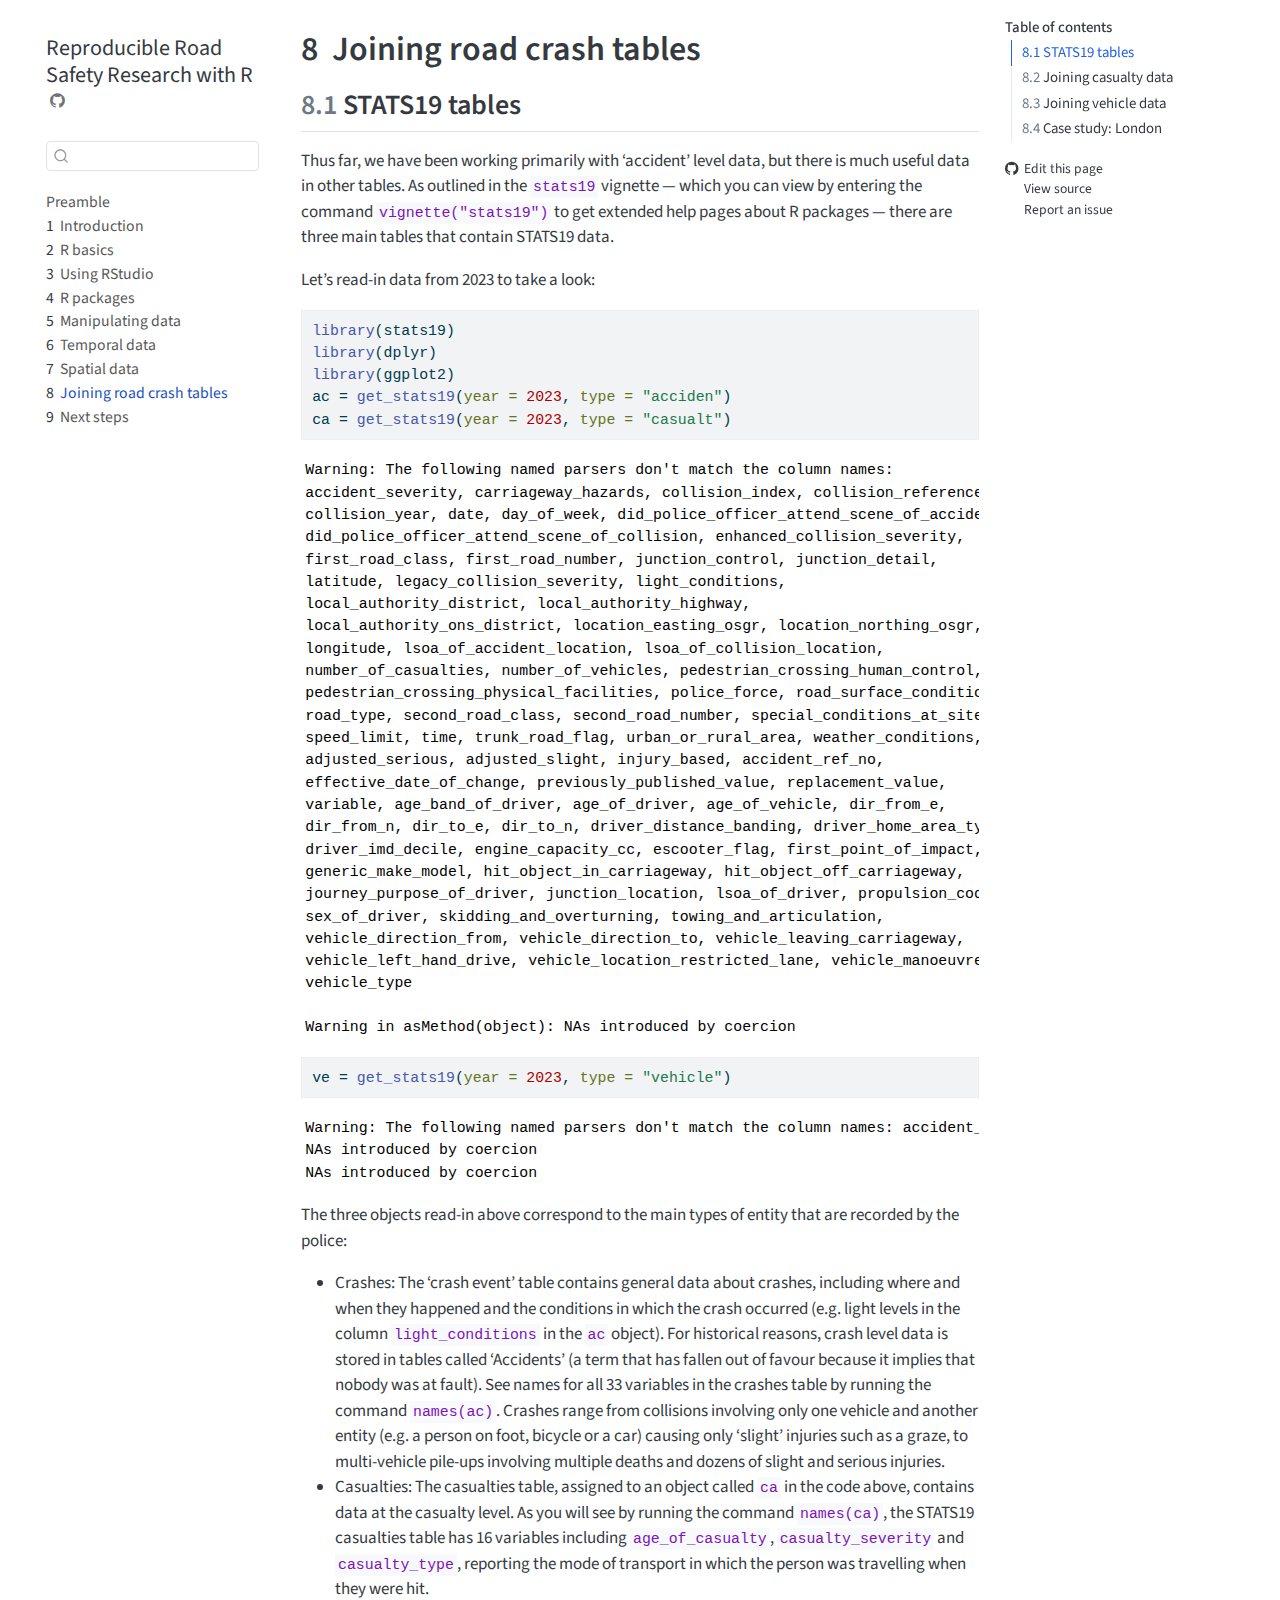
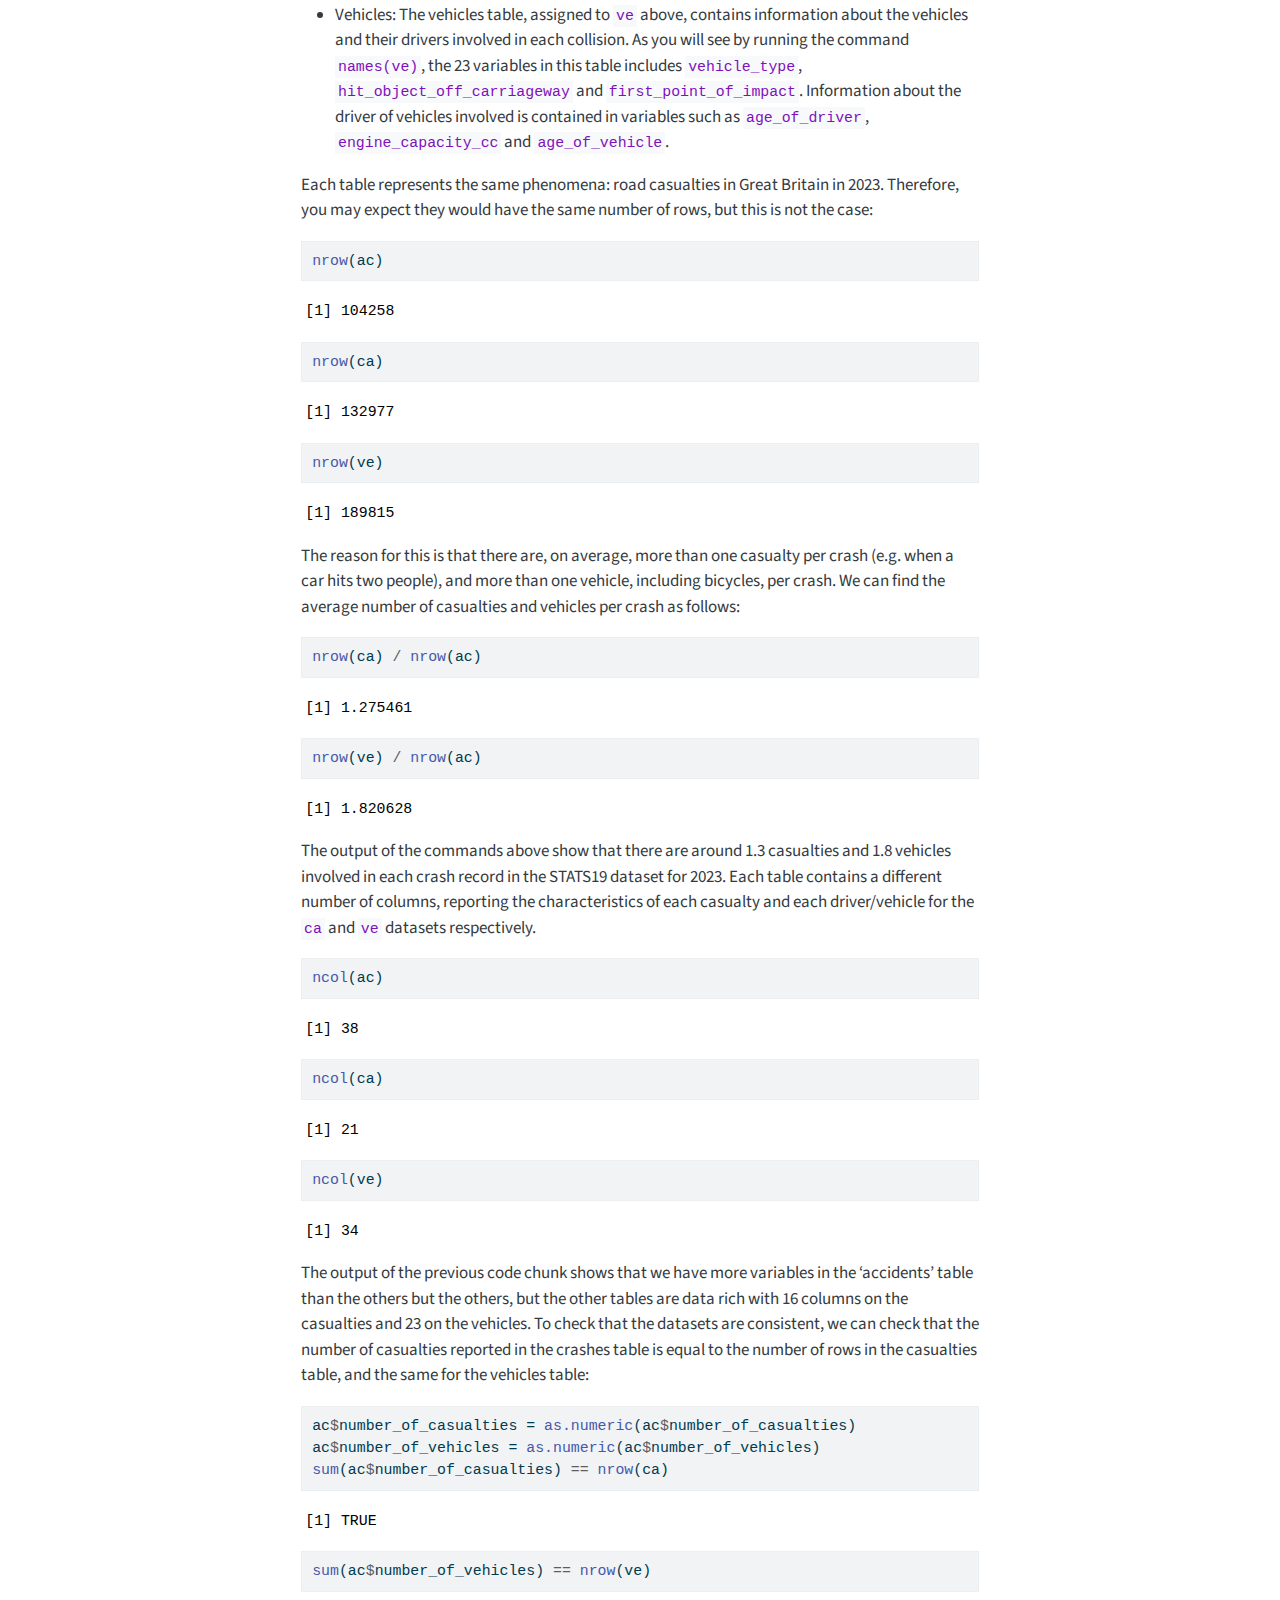
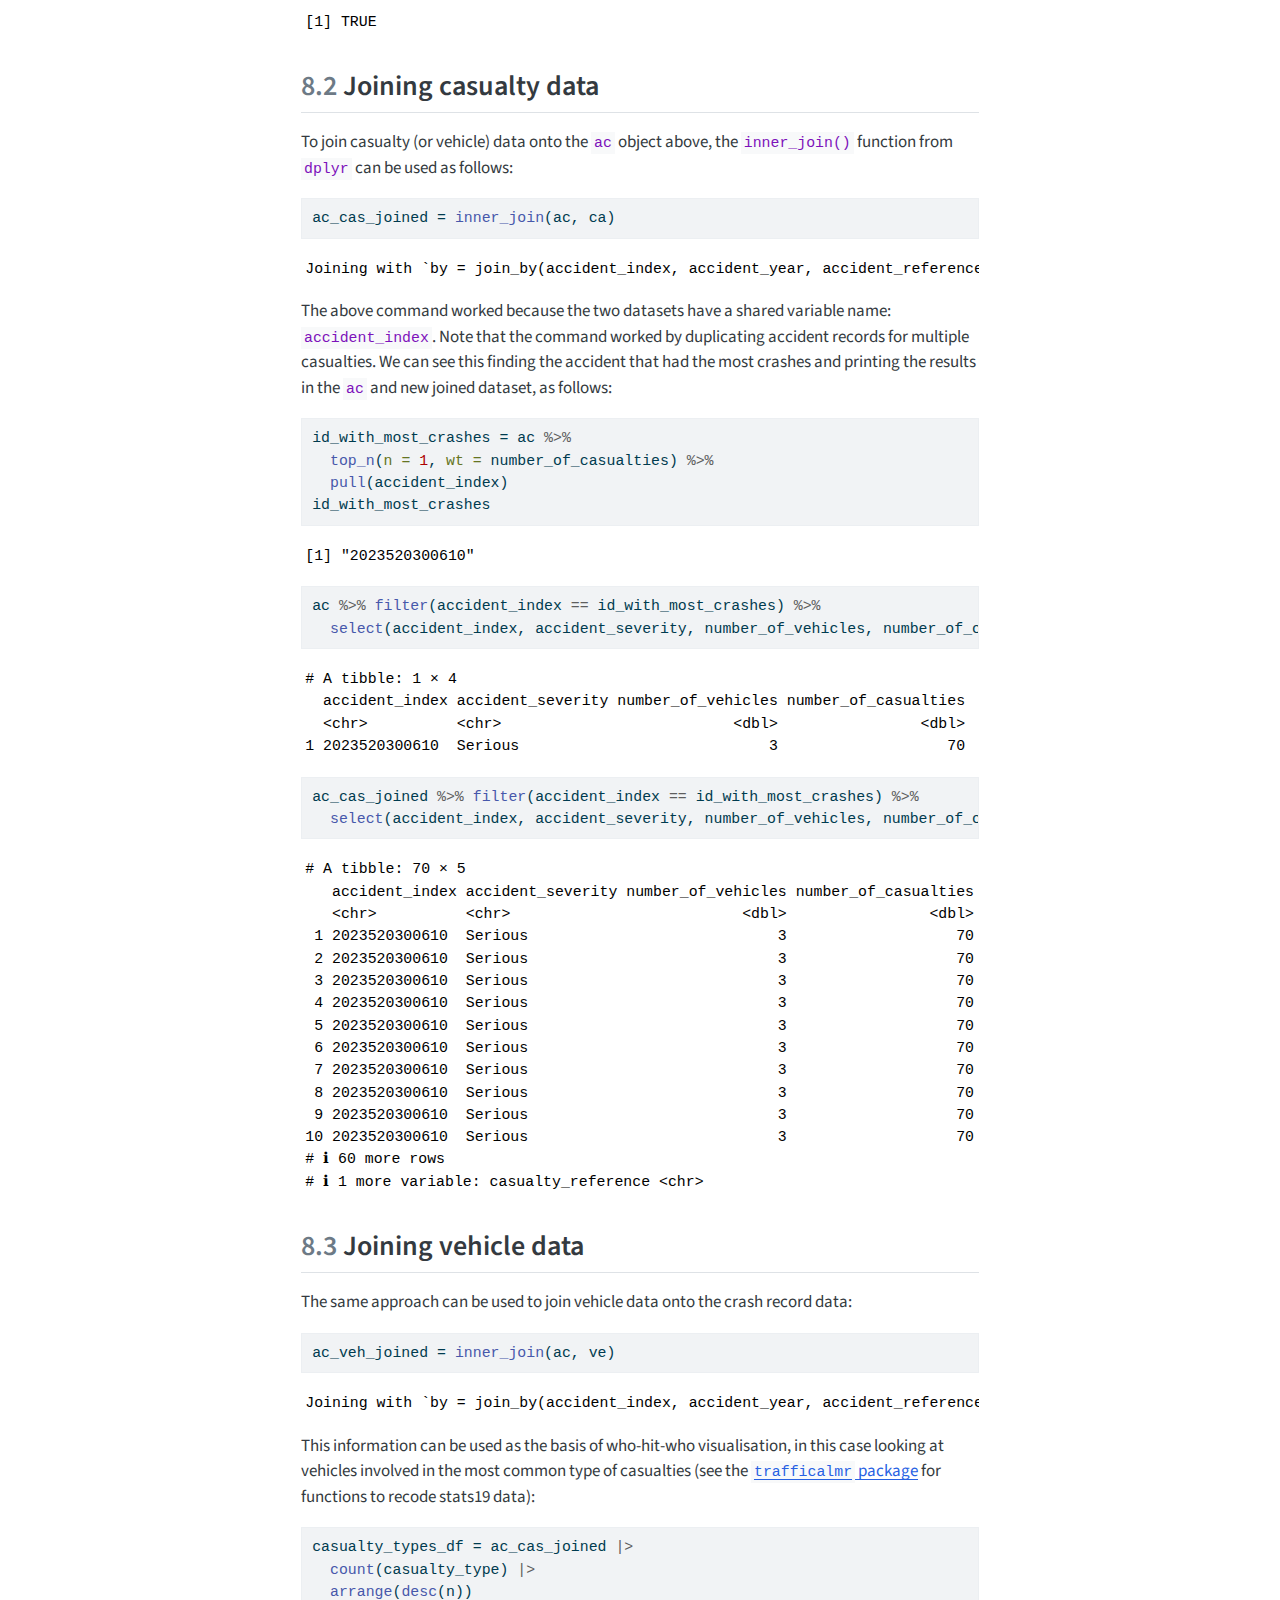
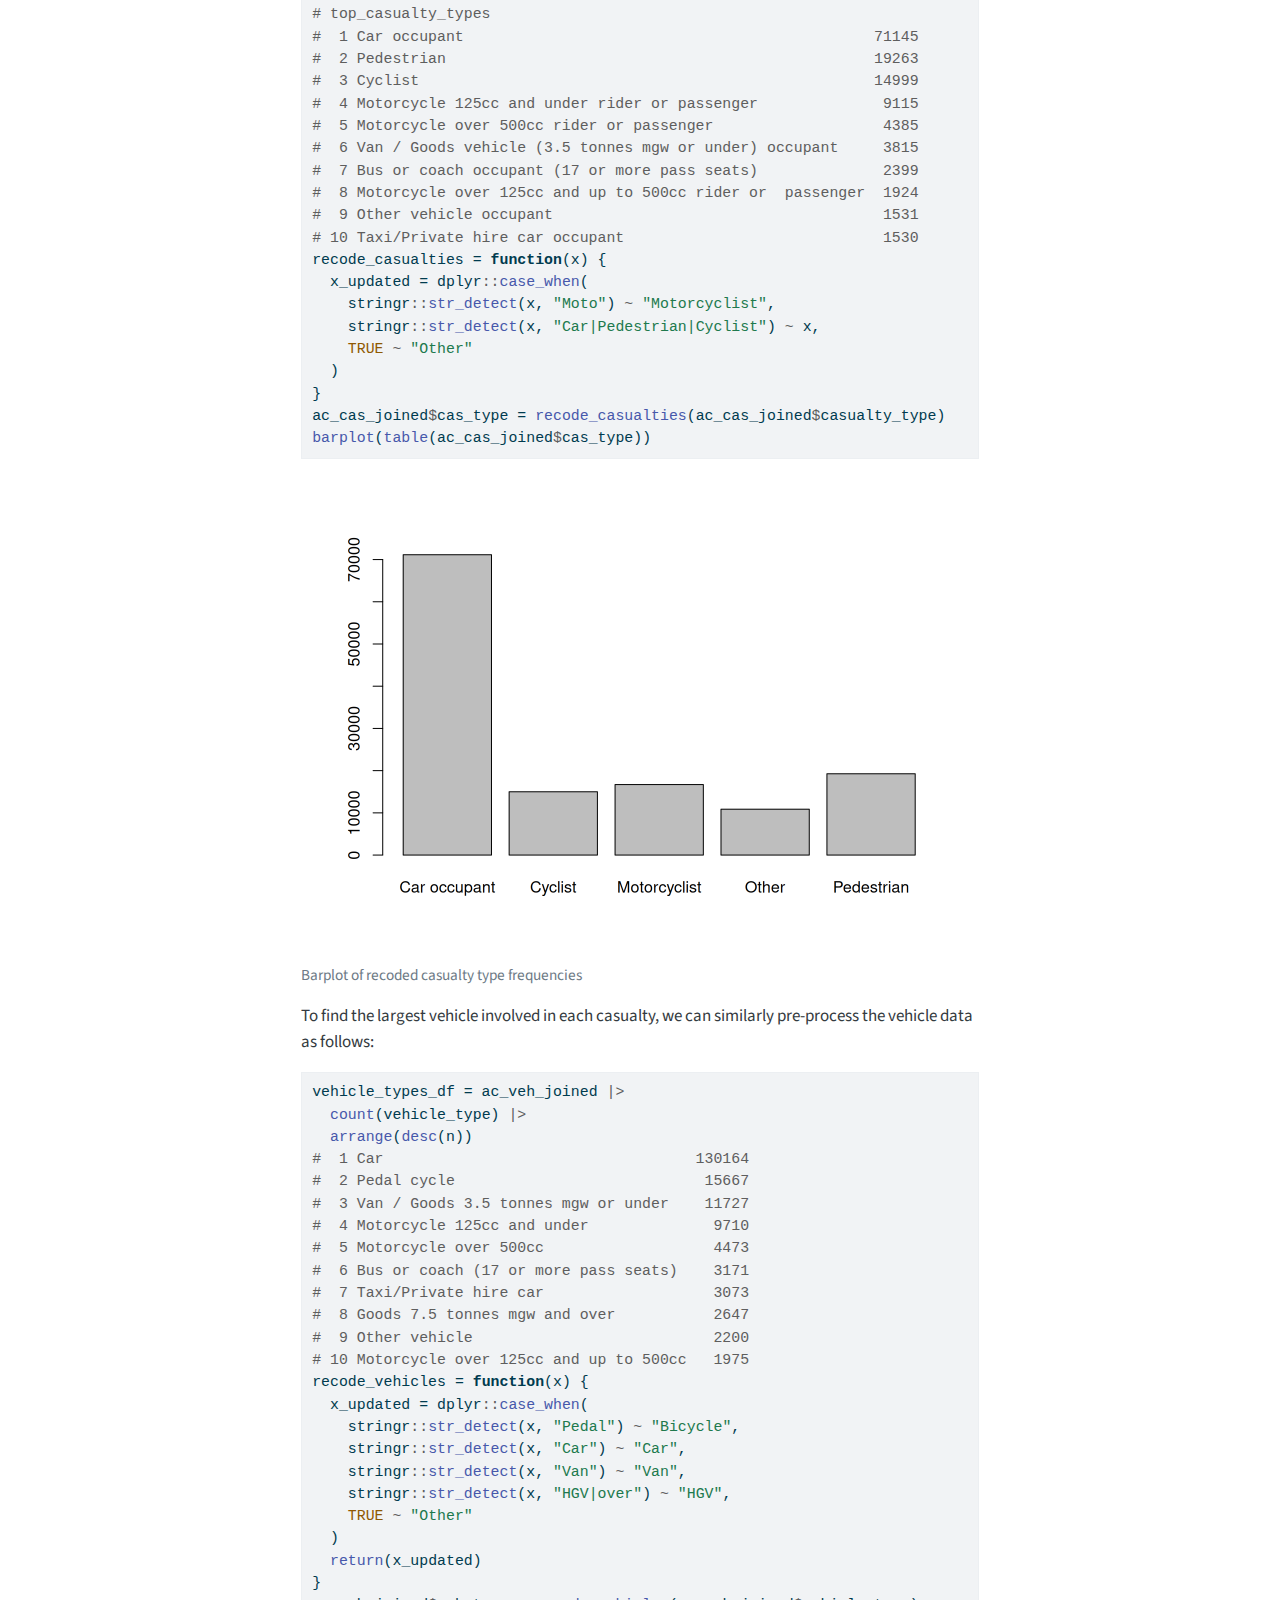
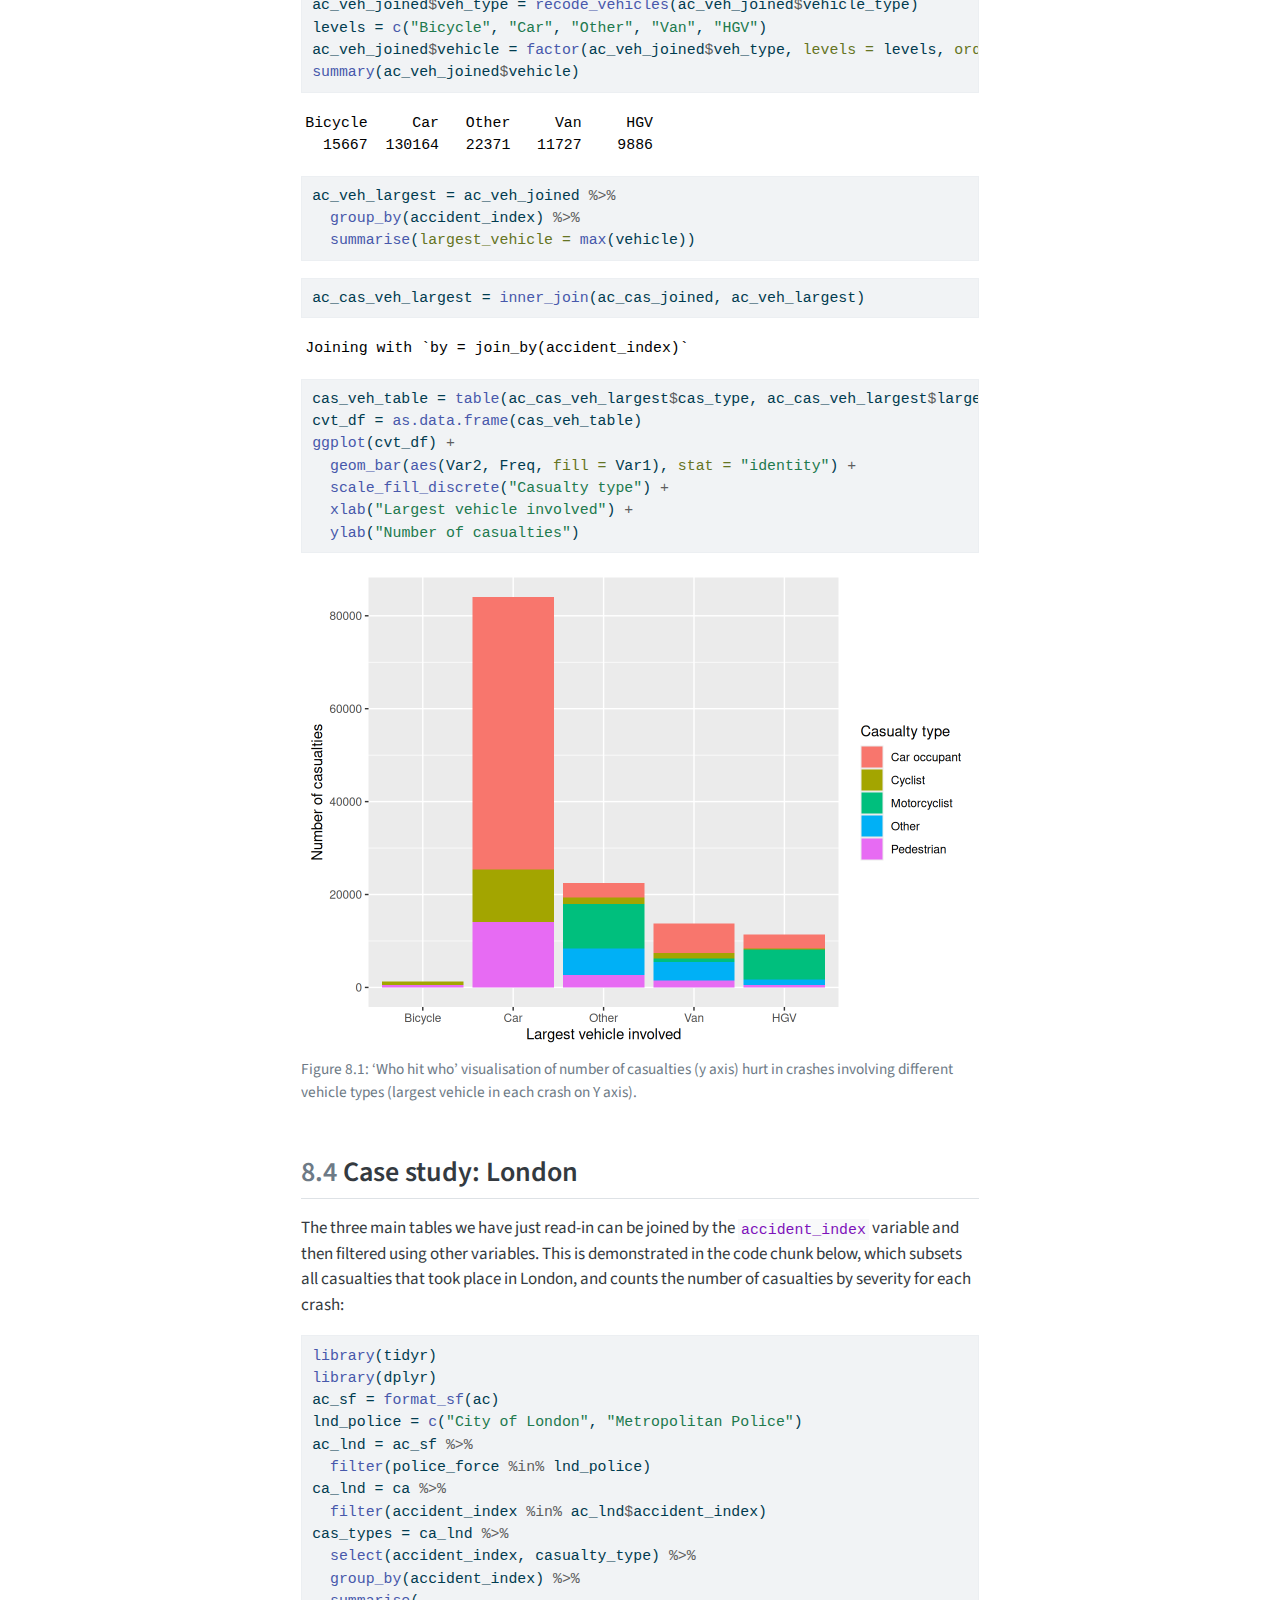
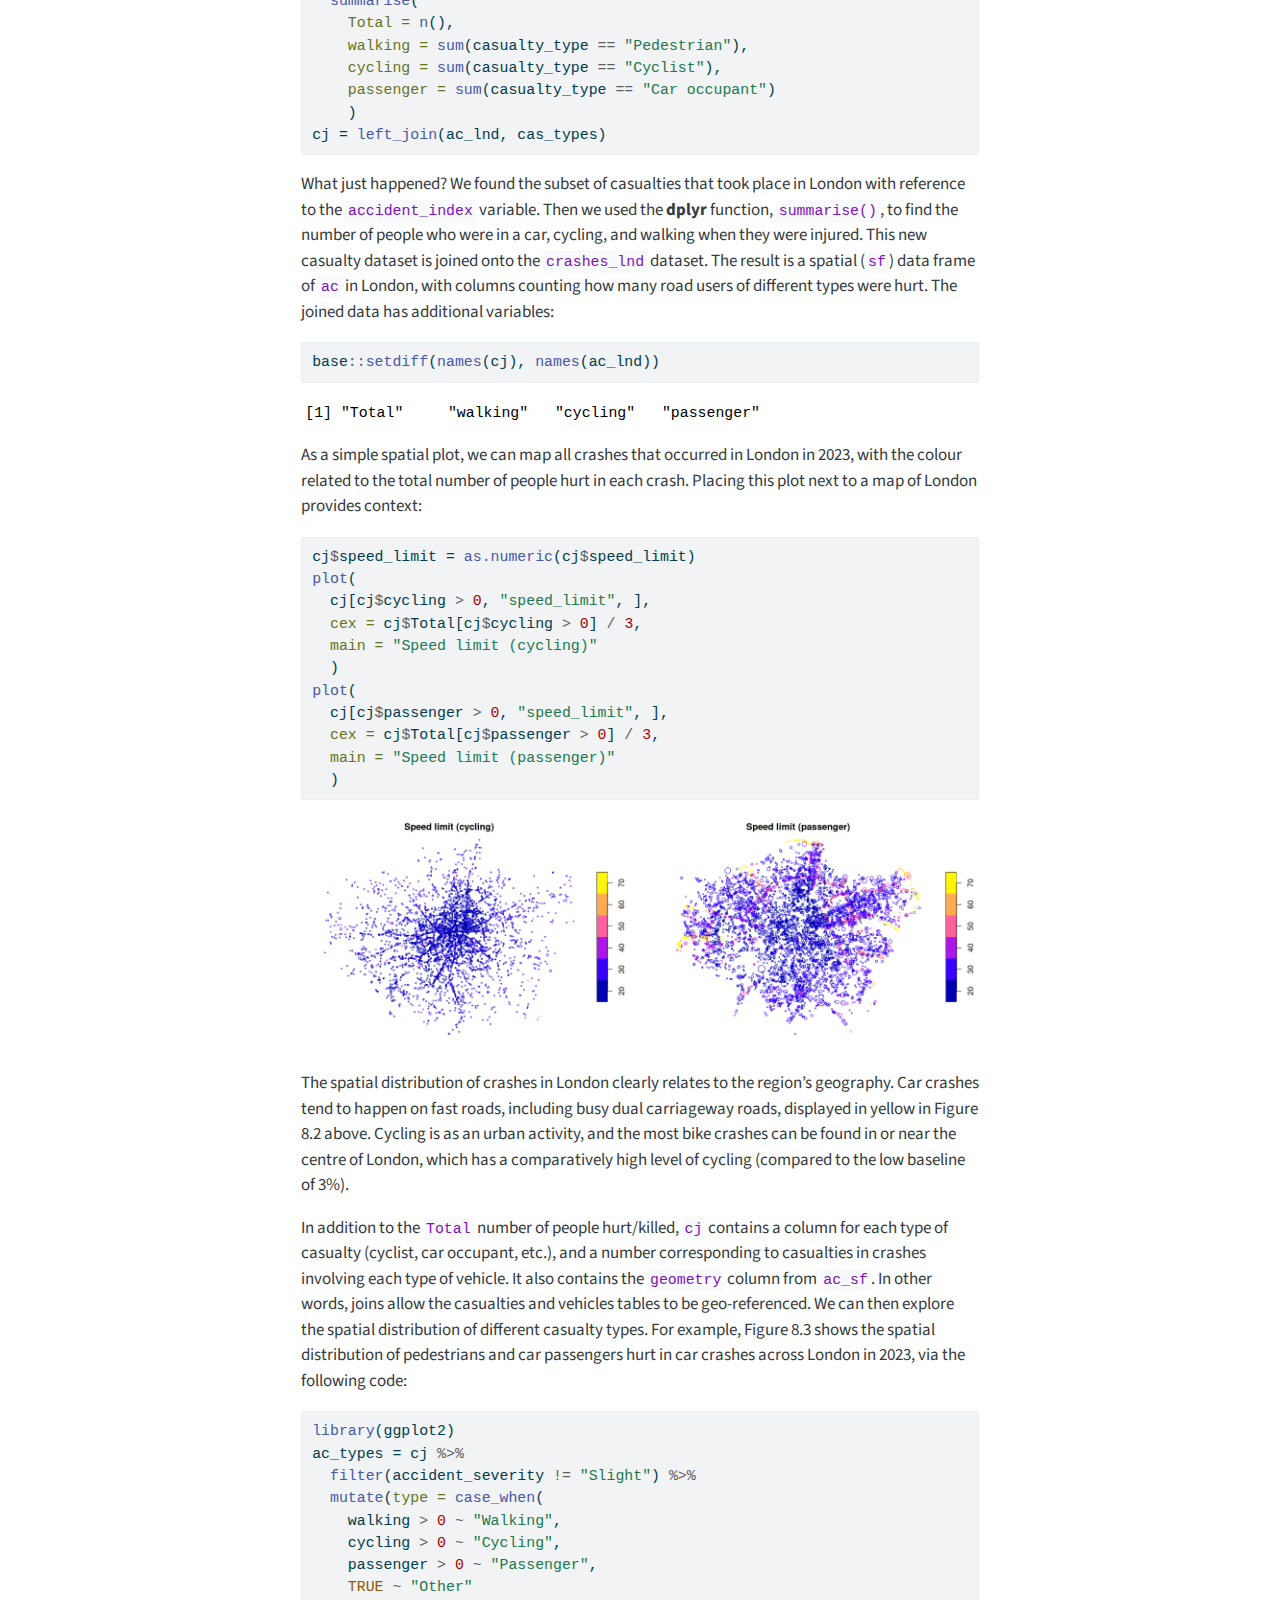
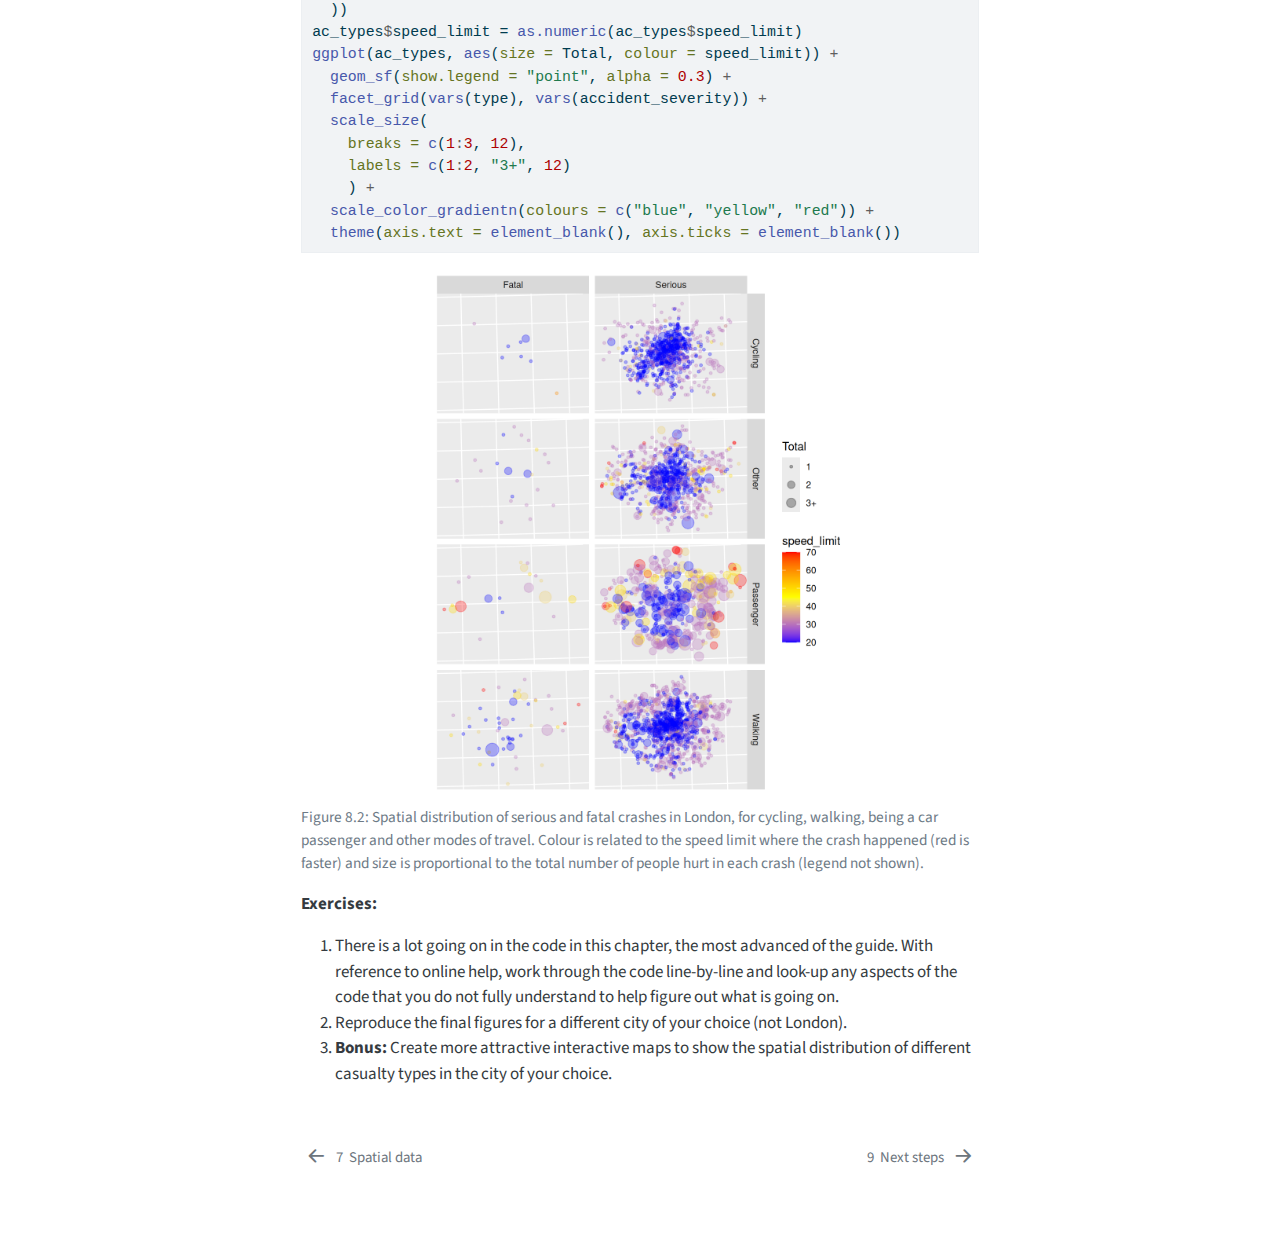
<file: 08-join.html>
<!DOCTYPE html>
<html xmlns="http://www.w3.org/1999/xhtml" lang="en" xml:lang="en"><head>

<meta charset="utf-8">
<meta name="generator" content="quarto-1.7.34">

<meta name="viewport" content="width=device-width, initial-scale=1.0, user-scalable=yes">


<title>8&nbsp; Joining road crash tables – Reproducible Road Safety Research with R</title>
<style>
code{white-space: pre-wrap;}
span.smallcaps{font-variant: small-caps;}
div.columns{display: flex; gap: min(4vw, 1.5em);}
div.column{flex: auto; overflow-x: auto;}
div.hanging-indent{margin-left: 1.5em; text-indent: -1.5em;}
ul.task-list{list-style: none;}
ul.task-list li input[type="checkbox"] {
  width: 0.8em;
  margin: 0 0.8em 0.2em -1em; /* quarto-specific, see https://github.com/quarto-dev/quarto-cli/issues/4556 */ 
  vertical-align: middle;
}
/* CSS for syntax highlighting */
html { -webkit-text-size-adjust: 100%; }
pre > code.sourceCode { white-space: pre; position: relative; }
pre > code.sourceCode > span { display: inline-block; line-height: 1.25; }
pre > code.sourceCode > span:empty { height: 1.2em; }
.sourceCode { overflow: visible; }
code.sourceCode > span { color: inherit; text-decoration: inherit; }
div.sourceCode { margin: 1em 0; }
pre.sourceCode { margin: 0; }
@media screen {
div.sourceCode { overflow: auto; }
}
@media print {
pre > code.sourceCode { white-space: pre-wrap; }
pre > code.sourceCode > span { text-indent: -5em; padding-left: 5em; }
}
pre.numberSource code
  { counter-reset: source-line 0; }
pre.numberSource code > span
  { position: relative; left: -4em; counter-increment: source-line; }
pre.numberSource code > span > a:first-child::before
  { content: counter(source-line);
    position: relative; left: -1em; text-align: right; vertical-align: baseline;
    border: none; display: inline-block;
    -webkit-touch-callout: none; -webkit-user-select: none;
    -khtml-user-select: none; -moz-user-select: none;
    -ms-user-select: none; user-select: none;
    padding: 0 4px; width: 4em;
  }
pre.numberSource { margin-left: 3em;  padding-left: 4px; }
div.sourceCode
  {   }
@media screen {
pre > code.sourceCode > span > a:first-child::before { text-decoration: underline; }
}
</style>


<script src="site_libs/quarto-nav/quarto-nav.js"></script>
<script src="site_libs/quarto-nav/headroom.min.js"></script>
<script src="site_libs/clipboard/clipboard.min.js"></script>
<script src="site_libs/quarto-search/autocomplete.umd.js"></script>
<script src="site_libs/quarto-search/fuse.min.js"></script>
<script src="site_libs/quarto-search/quarto-search.js"></script>
<meta name="quarto:offset" content="./">
<link href="./09-next.html" rel="next">
<link href="./07-space.html" rel="prev">
<script src="site_libs/quarto-html/quarto.js" type="module"></script>
<script src="site_libs/quarto-html/tabsets/tabsets.js" type="module"></script>
<script src="site_libs/quarto-html/popper.min.js"></script>
<script src="site_libs/quarto-html/tippy.umd.min.js"></script>
<script src="site_libs/quarto-html/anchor.min.js"></script>
<link href="site_libs/quarto-html/tippy.css" rel="stylesheet">
<link href="site_libs/quarto-html/quarto-syntax-highlighting-c8ad9e5dbd60b7b70b38521ab19b7da4.css" rel="stylesheet" id="quarto-text-highlighting-styles">
<script src="site_libs/bootstrap/bootstrap.min.js"></script>
<link href="site_libs/bootstrap/bootstrap-icons.css" rel="stylesheet">
<link href="site_libs/bootstrap/bootstrap-23102fe0f0b5b1a9f09cc09ebcc8fe5b.min.css" rel="stylesheet" append-hash="true" id="quarto-bootstrap" data-mode="light">
<script id="quarto-search-options" type="application/json">{
  "location": "sidebar",
  "copy-button": false,
  "collapse-after": 3,
  "panel-placement": "start",
  "type": "textbox",
  "limit": 50,
  "keyboard-shortcut": [
    "f",
    "/",
    "s"
  ],
  "show-item-context": false,
  "language": {
    "search-no-results-text": "No results",
    "search-matching-documents-text": "matching documents",
    "search-copy-link-title": "Copy link to search",
    "search-hide-matches-text": "Hide additional matches",
    "search-more-match-text": "more match in this document",
    "search-more-matches-text": "more matches in this document",
    "search-clear-button-title": "Clear",
    "search-text-placeholder": "",
    "search-detached-cancel-button-title": "Cancel",
    "search-submit-button-title": "Submit",
    "search-label": "Search"
  }
}</script>


</head>

<body class="nav-sidebar floating quarto-light">

<div id="quarto-search-results"></div>
  <header id="quarto-header" class="headroom fixed-top">
  <nav class="quarto-secondary-nav">
    <div class="container-fluid d-flex">
      <button type="button" class="quarto-btn-toggle btn" data-bs-toggle="collapse" role="button" data-bs-target=".quarto-sidebar-collapse-item" aria-controls="quarto-sidebar" aria-expanded="false" aria-label="Toggle sidebar navigation" onclick="if (window.quartoToggleHeadroom) { window.quartoToggleHeadroom(); }">
        <i class="bi bi-layout-text-sidebar-reverse"></i>
      </button>
        <nav class="quarto-page-breadcrumbs" aria-label="breadcrumb"><ol class="breadcrumb"><li class="breadcrumb-item"><a href="./08-join.html"><span class="chapter-number">8</span>&nbsp; <span class="chapter-title">Joining road crash tables</span></a></li></ol></nav>
        <a class="flex-grow-1" role="navigation" data-bs-toggle="collapse" data-bs-target=".quarto-sidebar-collapse-item" aria-controls="quarto-sidebar" aria-expanded="false" aria-label="Toggle sidebar navigation" onclick="if (window.quartoToggleHeadroom) { window.quartoToggleHeadroom(); }">      
        </a>
      <button type="button" class="btn quarto-search-button" aria-label="Search" onclick="window.quartoOpenSearch();">
        <i class="bi bi-search"></i>
      </button>
    </div>
  </nav>
</header>
<!-- content -->
<div id="quarto-content" class="quarto-container page-columns page-rows-contents page-layout-article">
<!-- sidebar -->
  <nav id="quarto-sidebar" class="sidebar collapse collapse-horizontal quarto-sidebar-collapse-item sidebar-navigation floating overflow-auto">
    <div class="pt-lg-2 mt-2 text-left sidebar-header">
    <div class="sidebar-title mb-0 py-0">
      <a href="./">Reproducible Road Safety Research with R</a> 
        <div class="sidebar-tools-main">
    <a href="https://github.com/itsleeds/rrsrr" title="Source Code" class="quarto-navigation-tool px-1" aria-label="Source Code"><i class="bi bi-github"></i></a>
</div>
    </div>
      </div>
        <div class="mt-2 flex-shrink-0 align-items-center">
        <div class="sidebar-search">
        <div id="quarto-search" class="" title="Search"></div>
        </div>
        </div>
    <div class="sidebar-menu-container"> 
    <ul class="list-unstyled mt-1">
        <li class="sidebar-item">
  <div class="sidebar-item-container"> 
  <a href="./index.html" class="sidebar-item-text sidebar-link">
 <span class="menu-text">Preamble</span></a>
  </div>
</li>
        <li class="sidebar-item">
  <div class="sidebar-item-container"> 
  <a href="./01-intro.html" class="sidebar-item-text sidebar-link">
 <span class="menu-text"><span class="chapter-number">1</span>&nbsp; <span class="chapter-title">Introduction</span></span></a>
  </div>
</li>
        <li class="sidebar-item">
  <div class="sidebar-item-container"> 
  <a href="./02-basics.html" class="sidebar-item-text sidebar-link">
 <span class="menu-text"><span class="chapter-number">2</span>&nbsp; <span class="chapter-title">R basics</span></span></a>
  </div>
</li>
        <li class="sidebar-item">
  <div class="sidebar-item-container"> 
  <a href="./03-rstudio.html" class="sidebar-item-text sidebar-link">
 <span class="menu-text"><span class="chapter-number">3</span>&nbsp; <span class="chapter-title">Using RStudio</span></span></a>
  </div>
</li>
        <li class="sidebar-item">
  <div class="sidebar-item-container"> 
  <a href="./04-pkgs.html" class="sidebar-item-text sidebar-link">
 <span class="menu-text"><span class="chapter-number">4</span>&nbsp; <span class="chapter-title">R packages</span></span></a>
  </div>
</li>
        <li class="sidebar-item">
  <div class="sidebar-item-container"> 
  <a href="./05-data.html" class="sidebar-item-text sidebar-link">
 <span class="menu-text"><span class="chapter-number">5</span>&nbsp; <span class="chapter-title">Manipulating data</span></span></a>
  </div>
</li>
        <li class="sidebar-item">
  <div class="sidebar-item-container"> 
  <a href="./06-time.html" class="sidebar-item-text sidebar-link">
 <span class="menu-text"><span class="chapter-number">6</span>&nbsp; <span class="chapter-title">Temporal data</span></span></a>
  </div>
</li>
        <li class="sidebar-item">
  <div class="sidebar-item-container"> 
  <a href="./07-space.html" class="sidebar-item-text sidebar-link">
 <span class="menu-text"><span class="chapter-number">7</span>&nbsp; <span class="chapter-title">Spatial data</span></span></a>
  </div>
</li>
        <li class="sidebar-item">
  <div class="sidebar-item-container"> 
  <a href="./08-join.html" class="sidebar-item-text sidebar-link active">
 <span class="menu-text"><span class="chapter-number">8</span>&nbsp; <span class="chapter-title">Joining road crash tables</span></span></a>
  </div>
</li>
        <li class="sidebar-item">
  <div class="sidebar-item-container"> 
  <a href="./09-next.html" class="sidebar-item-text sidebar-link">
 <span class="menu-text"><span class="chapter-number">9</span>&nbsp; <span class="chapter-title">Next steps</span></span></a>
  </div>
</li>
    </ul>
    </div>
</nav>
<div id="quarto-sidebar-glass" class="quarto-sidebar-collapse-item" data-bs-toggle="collapse" data-bs-target=".quarto-sidebar-collapse-item"></div>
<!-- margin-sidebar -->
    <div id="quarto-margin-sidebar" class="sidebar margin-sidebar">
        <nav id="TOC" role="doc-toc" class="toc-active">
    <h2 id="toc-title">Table of contents</h2>
   
  <ul>
  <li><a href="#stats19-tables" id="toc-stats19-tables" class="nav-link active" data-scroll-target="#stats19-tables"><span class="header-section-number">8.1</span> STATS19 tables</a></li>
  <li><a href="#joining-casualty-data" id="toc-joining-casualty-data" class="nav-link" data-scroll-target="#joining-casualty-data"><span class="header-section-number">8.2</span> Joining casualty data</a></li>
  <li><a href="#joining-vehicle-data" id="toc-joining-vehicle-data" class="nav-link" data-scroll-target="#joining-vehicle-data"><span class="header-section-number">8.3</span> Joining vehicle data</a></li>
  <li><a href="#case-study-london" id="toc-case-study-london" class="nav-link" data-scroll-target="#case-study-london"><span class="header-section-number">8.4</span> Case study: London</a></li>
  </ul>
<div class="toc-actions"><ul><li><a href="https://github.com/itsleeds/rrsrr/edit/main/08-join.qmd" class="toc-action"><i class="bi bi-github"></i>Edit this page</a></li><li><a href="https://github.com/itsleeds/rrsrr/blob/main/08-join.qmd" class="toc-action"><i class="bi empty"></i>View source</a></li><li><a href="https://github.com/itsleeds/rrsrr/issues/new" class="toc-action"><i class="bi empty"></i>Report an issue</a></li></ul></div></nav>
    </div>
<!-- main -->
<main class="content" id="quarto-document-content">

<header id="title-block-header" class="quarto-title-block default">
<div class="quarto-title">
<h1 class="title"><span id="join" class="quarto-section-identifier"><span class="chapter-number">8</span>&nbsp; <span class="chapter-title">Joining road crash tables</span></span></h1>
</div>



<div class="quarto-title-meta">

    
  
    
  </div>
  


</header>


<section id="stats19-tables" class="level2" data-number="8.1">
<h2 data-number="8.1" class="anchored" data-anchor-id="stats19-tables"><span class="header-section-number">8.1</span> STATS19 tables</h2>
<p>Thus far, we have been working primarily with ‘accident’ level data, but there is much useful data in other tables. As outlined in the <code>stats19</code> vignette — which you can view by entering the command <code>vignette("stats19")</code> to get extended help pages about R packages — there are three main tables that contain STATS19 data.</p>
<p>Let’s read-in data from 2023 to take a look:</p>
<div class="cell">
<div class="sourceCode cell-code" id="cb1"><pre class="sourceCode r code-with-copy"><code class="sourceCode r"><span id="cb1-1"><a href="#cb1-1" aria-hidden="true" tabindex="-1"></a><span class="fu">library</span>(stats19)</span>
<span id="cb1-2"><a href="#cb1-2" aria-hidden="true" tabindex="-1"></a><span class="fu">library</span>(dplyr)</span>
<span id="cb1-3"><a href="#cb1-3" aria-hidden="true" tabindex="-1"></a><span class="fu">library</span>(ggplot2)</span>
<span id="cb1-4"><a href="#cb1-4" aria-hidden="true" tabindex="-1"></a>ac <span class="ot">=</span> <span class="fu">get_stats19</span>(<span class="at">year =</span> <span class="dv">2023</span>, <span class="at">type =</span> <span class="st">"acciden"</span>)</span>
<span id="cb1-5"><a href="#cb1-5" aria-hidden="true" tabindex="-1"></a>ca <span class="ot">=</span> <span class="fu">get_stats19</span>(<span class="at">year =</span> <span class="dv">2023</span>, <span class="at">type =</span> <span class="st">"casualt"</span>)</span></code><button title="Copy to Clipboard" class="code-copy-button"><i class="bi"></i></button></pre></div>
<div class="cell-output cell-output-stderr">
<pre><code>Warning: The following named parsers don't match the column names:
accident_severity, carriageway_hazards, collision_index, collision_reference,
collision_year, date, day_of_week, did_police_officer_attend_scene_of_accident,
did_police_officer_attend_scene_of_collision, enhanced_collision_severity,
first_road_class, first_road_number, junction_control, junction_detail,
latitude, legacy_collision_severity, light_conditions,
local_authority_district, local_authority_highway,
local_authority_ons_district, location_easting_osgr, location_northing_osgr,
longitude, lsoa_of_accident_location, lsoa_of_collision_location,
number_of_casualties, number_of_vehicles, pedestrian_crossing_human_control,
pedestrian_crossing_physical_facilities, police_force, road_surface_conditions,
road_type, second_road_class, second_road_number, special_conditions_at_site,
speed_limit, time, trunk_road_flag, urban_or_rural_area, weather_conditions,
adjusted_serious, adjusted_slight, injury_based, accident_ref_no,
effective_date_of_change, previously_published_value, replacement_value,
variable, age_band_of_driver, age_of_driver, age_of_vehicle, dir_from_e,
dir_from_n, dir_to_e, dir_to_n, driver_distance_banding, driver_home_area_type,
driver_imd_decile, engine_capacity_cc, escooter_flag, first_point_of_impact,
generic_make_model, hit_object_in_carriageway, hit_object_off_carriageway,
journey_purpose_of_driver, junction_location, lsoa_of_driver, propulsion_code,
sex_of_driver, skidding_and_overturning, towing_and_articulation,
vehicle_direction_from, vehicle_direction_to, vehicle_leaving_carriageway,
vehicle_left_hand_drive, vehicle_location_restricted_lane, vehicle_manoeuvre,
vehicle_type</code></pre>
</div>
<div class="cell-output cell-output-stderr">
<pre><code>Warning in asMethod(object): NAs introduced by coercion</code></pre>
</div>
<div class="sourceCode cell-code" id="cb4"><pre class="sourceCode r code-with-copy"><code class="sourceCode r"><span id="cb4-1"><a href="#cb4-1" aria-hidden="true" tabindex="-1"></a>ve <span class="ot">=</span> <span class="fu">get_stats19</span>(<span class="at">year =</span> <span class="dv">2023</span>, <span class="at">type =</span> <span class="st">"vehicle"</span>)</span></code><button title="Copy to Clipboard" class="code-copy-button"><i class="bi"></i></button></pre></div>
<div class="cell-output cell-output-stderr">
<pre><code>Warning: The following named parsers don't match the column names: accident_severity, carriageway_hazards, collision_index, collision_reference, collision_year, date, day_of_week, did_police_officer_attend_scene_of_accident, did_police_officer_attend_scene_of_collision, enhanced_collision_severity, first_road_class, first_road_number, junction_control, junction_detail, latitude, legacy_collision_severity, light_conditions, local_authority_district, local_authority_highway, local_authority_ons_district, location_easting_osgr, location_northing_osgr, longitude, lsoa_of_accident_location, lsoa_of_collision_location, number_of_casualties, number_of_vehicles, pedestrian_crossing_human_control, pedestrian_crossing_physical_facilities, police_force, road_surface_conditions, road_type, second_road_class, second_road_number, special_conditions_at_site, speed_limit, time, trunk_road_flag, urban_or_rural_area, weather_conditions, age_band_of_casualty, age_of_casualty, bus_or_coach_passenger, car_passenger, casualty_class, casualty_distance_banding, casualty_home_area_type, casualty_imd_decile, casualty_reference, casualty_severity, casualty_type, enhanced_casualty_severity, lsoa_of_casualty, pedestrian_location, pedestrian_movement, pedestrian_road_maintenance_worker, sex_of_casualty, adjusted_serious, adjusted_slight, injury_based, accident_ref_no, effective_date_of_change, previously_published_value, replacement_value, variable
NAs introduced by coercion
NAs introduced by coercion</code></pre>
</div>
</div>
<p>The three objects read-in above correspond to the main types of entity that are recorded by the police:</p>
<ul>
<li>Crashes: The ‘crash event’ table contains general data about crashes, including where and when they happened and the conditions in which the crash occurred (e.g.&nbsp;light levels in the column <code>light_conditions</code> in the <code>ac</code> object). For historical reasons, crash level data is stored in tables called ‘Accidents’ (a term that has fallen out of favour because it implies that nobody was at fault). See names for all 33 variables in the crashes table by running the command <code>names(ac)</code>. Crashes range from collisions involving only one vehicle and another entity (e.g.&nbsp;a person on foot, bicycle or a car) causing only ‘slight’ injuries such as a graze, to multi-vehicle pile-ups involving multiple deaths and dozens of slight and serious injuries.</li>
<li>Casualties: The casualties table, assigned to an object called <code>ca</code> in the code above, contains data at the casualty level. As you will see by running the command <code>names(ca)</code>, the STATS19 casualties table has 16 variables including <code>age_of_casualty</code>, <code>casualty_severity</code> and <code>casualty_type</code>, reporting the mode of transport in which the person was travelling when they were hit.</li>
<li>Vehicles: The vehicles table, assigned to <code>ve</code> above, contains information about the vehicles and their drivers involved in each collision. As you will see by running the command <code>names(ve)</code>, the 23 variables in this table includes <code>vehicle_type</code>, <code>hit_object_off_carriageway</code> and <code>first_point_of_impact</code>. Information about the driver of vehicles involved is contained in variables such as <code>age_of_driver</code>, <code>engine_capacity_cc</code> and <code>age_of_vehicle</code>.</li>
</ul>
<p>Each table represents the same phenomena: road casualties in Great Britain in 2023. Therefore, you may expect they would have the same number of rows, but this is not the case:</p>
<div class="cell">
<div class="sourceCode cell-code" id="cb6"><pre class="sourceCode r code-with-copy"><code class="sourceCode r"><span id="cb6-1"><a href="#cb6-1" aria-hidden="true" tabindex="-1"></a><span class="fu">nrow</span>(ac)</span></code><button title="Copy to Clipboard" class="code-copy-button"><i class="bi"></i></button></pre></div>
<div class="cell-output cell-output-stdout">
<pre><code>[1] 104258</code></pre>
</div>
<div class="sourceCode cell-code" id="cb8"><pre class="sourceCode r code-with-copy"><code class="sourceCode r"><span id="cb8-1"><a href="#cb8-1" aria-hidden="true" tabindex="-1"></a><span class="fu">nrow</span>(ca)</span></code><button title="Copy to Clipboard" class="code-copy-button"><i class="bi"></i></button></pre></div>
<div class="cell-output cell-output-stdout">
<pre><code>[1] 132977</code></pre>
</div>
<div class="sourceCode cell-code" id="cb10"><pre class="sourceCode r code-with-copy"><code class="sourceCode r"><span id="cb10-1"><a href="#cb10-1" aria-hidden="true" tabindex="-1"></a><span class="fu">nrow</span>(ve)</span></code><button title="Copy to Clipboard" class="code-copy-button"><i class="bi"></i></button></pre></div>
<div class="cell-output cell-output-stdout">
<pre><code>[1] 189815</code></pre>
</div>
</div>
<p>The reason for this is that there are, on average, more than one casualty per crash (e.g.&nbsp;when a car hits two people), and more than one vehicle, including bicycles, per crash. We can find the average number of casualties and vehicles per crash as follows:</p>
<div class="cell">
<div class="sourceCode cell-code" id="cb12"><pre class="sourceCode r code-with-copy"><code class="sourceCode r"><span id="cb12-1"><a href="#cb12-1" aria-hidden="true" tabindex="-1"></a><span class="fu">nrow</span>(ca) <span class="sc">/</span> <span class="fu">nrow</span>(ac)</span></code><button title="Copy to Clipboard" class="code-copy-button"><i class="bi"></i></button></pre></div>
<div class="cell-output cell-output-stdout">
<pre><code>[1] 1.275461</code></pre>
</div>
<div class="sourceCode cell-code" id="cb14"><pre class="sourceCode r code-with-copy"><code class="sourceCode r"><span id="cb14-1"><a href="#cb14-1" aria-hidden="true" tabindex="-1"></a><span class="fu">nrow</span>(ve) <span class="sc">/</span> <span class="fu">nrow</span>(ac)</span></code><button title="Copy to Clipboard" class="code-copy-button"><i class="bi"></i></button></pre></div>
<div class="cell-output cell-output-stdout">
<pre><code>[1] 1.820628</code></pre>
</div>
</div>
<p>The output of the commands above show that there are around 1.3 casualties and 1.8 vehicles involved in each crash record in the STATS19 dataset for 2023. Each table contains a different number of columns, reporting the characteristics of each casualty and each driver/vehicle for the <code>ca</code> and <code>ve</code> datasets respectively.</p>
<div class="cell">
<div class="sourceCode cell-code" id="cb16"><pre class="sourceCode r code-with-copy"><code class="sourceCode r"><span id="cb16-1"><a href="#cb16-1" aria-hidden="true" tabindex="-1"></a><span class="fu">ncol</span>(ac)</span></code><button title="Copy to Clipboard" class="code-copy-button"><i class="bi"></i></button></pre></div>
<div class="cell-output cell-output-stdout">
<pre><code>[1] 38</code></pre>
</div>
<div class="sourceCode cell-code" id="cb18"><pre class="sourceCode r code-with-copy"><code class="sourceCode r"><span id="cb18-1"><a href="#cb18-1" aria-hidden="true" tabindex="-1"></a><span class="fu">ncol</span>(ca)</span></code><button title="Copy to Clipboard" class="code-copy-button"><i class="bi"></i></button></pre></div>
<div class="cell-output cell-output-stdout">
<pre><code>[1] 21</code></pre>
</div>
<div class="sourceCode cell-code" id="cb20"><pre class="sourceCode r code-with-copy"><code class="sourceCode r"><span id="cb20-1"><a href="#cb20-1" aria-hidden="true" tabindex="-1"></a><span class="fu">ncol</span>(ve)</span></code><button title="Copy to Clipboard" class="code-copy-button"><i class="bi"></i></button></pre></div>
<div class="cell-output cell-output-stdout">
<pre><code>[1] 34</code></pre>
</div>
</div>
<p>The output of the previous code chunk shows that we have more variables in the ‘accidents’ table than the others but the others, but the other tables are data rich with 16 columns on the casualties and 23 on the vehicles. To check that the datasets are consistent, we can check that the number of casualties reported in the crashes table is equal to the number of rows in the casualties table, and the same for the vehicles table:</p>
<div class="cell">
<div class="sourceCode cell-code" id="cb22"><pre class="sourceCode r code-with-copy"><code class="sourceCode r"><span id="cb22-1"><a href="#cb22-1" aria-hidden="true" tabindex="-1"></a>ac<span class="sc">$</span>number_of_casualties <span class="ot">=</span> <span class="fu">as.numeric</span>(ac<span class="sc">$</span>number_of_casualties)</span>
<span id="cb22-2"><a href="#cb22-2" aria-hidden="true" tabindex="-1"></a>ac<span class="sc">$</span>number_of_vehicles <span class="ot">=</span> <span class="fu">as.numeric</span>(ac<span class="sc">$</span>number_of_vehicles)</span>
<span id="cb22-3"><a href="#cb22-3" aria-hidden="true" tabindex="-1"></a><span class="fu">sum</span>(ac<span class="sc">$</span>number_of_casualties) <span class="sc">==</span> <span class="fu">nrow</span>(ca) </span></code><button title="Copy to Clipboard" class="code-copy-button"><i class="bi"></i></button></pre></div>
<div class="cell-output cell-output-stdout">
<pre><code>[1] TRUE</code></pre>
</div>
<div class="sourceCode cell-code" id="cb24"><pre class="sourceCode r code-with-copy"><code class="sourceCode r"><span id="cb24-1"><a href="#cb24-1" aria-hidden="true" tabindex="-1"></a><span class="fu">sum</span>(ac<span class="sc">$</span>number_of_vehicles) <span class="sc">==</span> <span class="fu">nrow</span>(ve)   </span></code><button title="Copy to Clipboard" class="code-copy-button"><i class="bi"></i></button></pre></div>
<div class="cell-output cell-output-stdout">
<pre><code>[1] TRUE</code></pre>
</div>
</div>
</section>
<section id="joining-casualty-data" class="level2" data-number="8.2">
<h2 data-number="8.2" class="anchored" data-anchor-id="joining-casualty-data"><span class="header-section-number">8.2</span> Joining casualty data</h2>
<p>To join casualty (or vehicle) data onto the <code>ac</code> object above, the <code>inner_join()</code> function from <code>dplyr</code> can be used as follows:</p>
<div class="cell">
<div class="sourceCode cell-code" id="cb26"><pre class="sourceCode r code-with-copy"><code class="sourceCode r"><span id="cb26-1"><a href="#cb26-1" aria-hidden="true" tabindex="-1"></a>ac_cas_joined <span class="ot">=</span> <span class="fu">inner_join</span>(ac, ca)</span></code><button title="Copy to Clipboard" class="code-copy-button"><i class="bi"></i></button></pre></div>
<div class="cell-output cell-output-stderr">
<pre><code>Joining with `by = join_by(accident_index, accident_year, accident_reference)`</code></pre>
</div>
</div>
<p>The above command worked because the two datasets have a shared variable name: <code>accident_index</code>. Note that the command worked by duplicating accident records for multiple casualties. We can see this finding the accident that had the most crashes and printing the results in the <code>ac</code> and new joined dataset, as follows:</p>
<div class="cell">
<div class="sourceCode cell-code" id="cb28"><pre class="sourceCode r code-with-copy"><code class="sourceCode r"><span id="cb28-1"><a href="#cb28-1" aria-hidden="true" tabindex="-1"></a>id_with_most_crashes <span class="ot">=</span> ac <span class="sc">%&gt;%</span> </span>
<span id="cb28-2"><a href="#cb28-2" aria-hidden="true" tabindex="-1"></a>  <span class="fu">top_n</span>(<span class="at">n =</span> <span class="dv">1</span>, <span class="at">wt =</span> number_of_casualties) <span class="sc">%&gt;%</span> </span>
<span id="cb28-3"><a href="#cb28-3" aria-hidden="true" tabindex="-1"></a>  <span class="fu">pull</span>(accident_index)</span>
<span id="cb28-4"><a href="#cb28-4" aria-hidden="true" tabindex="-1"></a>id_with_most_crashes</span></code><button title="Copy to Clipboard" class="code-copy-button"><i class="bi"></i></button></pre></div>
<div class="cell-output cell-output-stdout">
<pre><code>[1] "2023520300610"</code></pre>
</div>
<div class="sourceCode cell-code" id="cb30"><pre class="sourceCode r code-with-copy"><code class="sourceCode r"><span id="cb30-1"><a href="#cb30-1" aria-hidden="true" tabindex="-1"></a>ac <span class="sc">%&gt;%</span> <span class="fu">filter</span>(accident_index <span class="sc">==</span> id_with_most_crashes) <span class="sc">%&gt;%</span> </span>
<span id="cb30-2"><a href="#cb30-2" aria-hidden="true" tabindex="-1"></a>  <span class="fu">select</span>(accident_index, accident_severity, number_of_vehicles, number_of_casualties)</span></code><button title="Copy to Clipboard" class="code-copy-button"><i class="bi"></i></button></pre></div>
<div class="cell-output cell-output-stdout">
<pre><code># A tibble: 1 × 4
  accident_index accident_severity number_of_vehicles number_of_casualties
  &lt;chr&gt;          &lt;chr&gt;                          &lt;dbl&gt;                &lt;dbl&gt;
1 2023520300610  Serious                            3                   70</code></pre>
</div>
<div class="sourceCode cell-code" id="cb32"><pre class="sourceCode r code-with-copy"><code class="sourceCode r"><span id="cb32-1"><a href="#cb32-1" aria-hidden="true" tabindex="-1"></a>ac_cas_joined <span class="sc">%&gt;%</span> <span class="fu">filter</span>(accident_index <span class="sc">==</span> id_with_most_crashes) <span class="sc">%&gt;%</span> </span>
<span id="cb32-2"><a href="#cb32-2" aria-hidden="true" tabindex="-1"></a>  <span class="fu">select</span>(accident_index, accident_severity, number_of_vehicles, number_of_casualties, casualty_reference)</span></code><button title="Copy to Clipboard" class="code-copy-button"><i class="bi"></i></button></pre></div>
<div class="cell-output cell-output-stdout">
<pre><code># A tibble: 70 × 5
   accident_index accident_severity number_of_vehicles number_of_casualties
   &lt;chr&gt;          &lt;chr&gt;                          &lt;dbl&gt;                &lt;dbl&gt;
 1 2023520300610  Serious                            3                   70
 2 2023520300610  Serious                            3                   70
 3 2023520300610  Serious                            3                   70
 4 2023520300610  Serious                            3                   70
 5 2023520300610  Serious                            3                   70
 6 2023520300610  Serious                            3                   70
 7 2023520300610  Serious                            3                   70
 8 2023520300610  Serious                            3                   70
 9 2023520300610  Serious                            3                   70
10 2023520300610  Serious                            3                   70
# ℹ 60 more rows
# ℹ 1 more variable: casualty_reference &lt;chr&gt;</code></pre>
</div>
</div>
</section>
<section id="joining-vehicle-data" class="level2" data-number="8.3">
<h2 data-number="8.3" class="anchored" data-anchor-id="joining-vehicle-data"><span class="header-section-number">8.3</span> Joining vehicle data</h2>
<p>The same approach can be used to join vehicle data onto the crash record data:</p>
<div class="cell">
<div class="sourceCode cell-code" id="cb34"><pre class="sourceCode r code-with-copy"><code class="sourceCode r"><span id="cb34-1"><a href="#cb34-1" aria-hidden="true" tabindex="-1"></a>ac_veh_joined <span class="ot">=</span> <span class="fu">inner_join</span>(ac, ve)</span></code><button title="Copy to Clipboard" class="code-copy-button"><i class="bi"></i></button></pre></div>
<div class="cell-output cell-output-stderr">
<pre><code>Joining with `by = join_by(accident_index, accident_year, accident_reference)`</code></pre>
</div>
</div>
<p>This information can be used as the basis of who-hit-who visualisation, in this case looking at vehicles involved in the most common type of casualties (see the <a href="https://github.com/saferactive/trafficalmr"><code>trafficalmr</code> package</a> for functions to recode stats19 data):</p>
<div class="cell">
<div class="sourceCode cell-code" id="cb36"><pre class="sourceCode r code-with-copy"><code class="sourceCode r"><span id="cb36-1"><a href="#cb36-1" aria-hidden="true" tabindex="-1"></a>casualty_types_df <span class="ot">=</span> ac_cas_joined <span class="sc">|&gt;</span></span>
<span id="cb36-2"><a href="#cb36-2" aria-hidden="true" tabindex="-1"></a>  <span class="fu">count</span>(casualty_type) <span class="sc">|&gt;</span></span>
<span id="cb36-3"><a href="#cb36-3" aria-hidden="true" tabindex="-1"></a>  <span class="fu">arrange</span>(<span class="fu">desc</span>(n))</span>
<span id="cb36-4"><a href="#cb36-4" aria-hidden="true" tabindex="-1"></a><span class="co"># top_casualty_types</span></span>
<span id="cb36-5"><a href="#cb36-5" aria-hidden="true" tabindex="-1"></a><span class="co">#  1 Car occupant                                              71145</span></span>
<span id="cb36-6"><a href="#cb36-6" aria-hidden="true" tabindex="-1"></a><span class="co">#  2 Pedestrian                                                19263</span></span>
<span id="cb36-7"><a href="#cb36-7" aria-hidden="true" tabindex="-1"></a><span class="co">#  3 Cyclist                                                   14999</span></span>
<span id="cb36-8"><a href="#cb36-8" aria-hidden="true" tabindex="-1"></a><span class="co">#  4 Motorcycle 125cc and under rider or passenger              9115</span></span>
<span id="cb36-9"><a href="#cb36-9" aria-hidden="true" tabindex="-1"></a><span class="co">#  5 Motorcycle over 500cc rider or passenger                   4385</span></span>
<span id="cb36-10"><a href="#cb36-10" aria-hidden="true" tabindex="-1"></a><span class="co">#  6 Van / Goods vehicle (3.5 tonnes mgw or under) occupant     3815</span></span>
<span id="cb36-11"><a href="#cb36-11" aria-hidden="true" tabindex="-1"></a><span class="co">#  7 Bus or coach occupant (17 or more pass seats)              2399</span></span>
<span id="cb36-12"><a href="#cb36-12" aria-hidden="true" tabindex="-1"></a><span class="co">#  8 Motorcycle over 125cc and up to 500cc rider or  passenger  1924</span></span>
<span id="cb36-13"><a href="#cb36-13" aria-hidden="true" tabindex="-1"></a><span class="co">#  9 Other vehicle occupant                                     1531</span></span>
<span id="cb36-14"><a href="#cb36-14" aria-hidden="true" tabindex="-1"></a><span class="co"># 10 Taxi/Private hire car occupant                             1530</span></span>
<span id="cb36-15"><a href="#cb36-15" aria-hidden="true" tabindex="-1"></a>recode_casualties <span class="ot">=</span> <span class="cf">function</span>(x) {</span>
<span id="cb36-16"><a href="#cb36-16" aria-hidden="true" tabindex="-1"></a>  x_updated <span class="ot">=</span> dplyr<span class="sc">::</span><span class="fu">case_when</span>(</span>
<span id="cb36-17"><a href="#cb36-17" aria-hidden="true" tabindex="-1"></a>    stringr<span class="sc">::</span><span class="fu">str_detect</span>(x, <span class="st">"Moto"</span>) <span class="sc">~</span> <span class="st">"Motorcyclist"</span>,</span>
<span id="cb36-18"><a href="#cb36-18" aria-hidden="true" tabindex="-1"></a>    stringr<span class="sc">::</span><span class="fu">str_detect</span>(x, <span class="st">"Car|Pedestrian|Cyclist"</span>) <span class="sc">~</span> x,</span>
<span id="cb36-19"><a href="#cb36-19" aria-hidden="true" tabindex="-1"></a>    <span class="cn">TRUE</span> <span class="sc">~</span> <span class="st">"Other"</span></span>
<span id="cb36-20"><a href="#cb36-20" aria-hidden="true" tabindex="-1"></a>  )</span>
<span id="cb36-21"><a href="#cb36-21" aria-hidden="true" tabindex="-1"></a>}</span>
<span id="cb36-22"><a href="#cb36-22" aria-hidden="true" tabindex="-1"></a>ac_cas_joined<span class="sc">$</span>cas_type <span class="ot">=</span> <span class="fu">recode_casualties</span>(ac_cas_joined<span class="sc">$</span>casualty_type)</span>
<span id="cb36-23"><a href="#cb36-23" aria-hidden="true" tabindex="-1"></a><span class="fu">barplot</span>(<span class="fu">table</span>(ac_cas_joined<span class="sc">$</span>cas_type))</span></code><button title="Copy to Clipboard" class="code-copy-button"><i class="bi"></i></button></pre></div>
<div class="cell-output-display">
<div class="quarto-figure quarto-figure-center">
<figure class="figure">
<p><img src="08-join_files/figure-html/unnamed-chunk-10-1.png" class="img-fluid figure-img" width="672"></p>
<figcaption>Barplot of recoded casualty type frequencies</figcaption>
</figure>
</div>
</div>
</div>
<p>To find the largest vehicle involved in each casualty, we can similarly pre-process the vehicle data as follows:</p>
<div class="cell">
<div class="sourceCode cell-code" id="cb37"><pre class="sourceCode r code-with-copy"><code class="sourceCode r"><span id="cb37-1"><a href="#cb37-1" aria-hidden="true" tabindex="-1"></a>vehicle_types_df <span class="ot">=</span> ac_veh_joined <span class="sc">|&gt;</span></span>
<span id="cb37-2"><a href="#cb37-2" aria-hidden="true" tabindex="-1"></a>  <span class="fu">count</span>(vehicle_type) <span class="sc">|&gt;</span></span>
<span id="cb37-3"><a href="#cb37-3" aria-hidden="true" tabindex="-1"></a>  <span class="fu">arrange</span>(<span class="fu">desc</span>(n))</span>
<span id="cb37-4"><a href="#cb37-4" aria-hidden="true" tabindex="-1"></a><span class="co">#  1 Car                                   130164</span></span>
<span id="cb37-5"><a href="#cb37-5" aria-hidden="true" tabindex="-1"></a><span class="co">#  2 Pedal cycle                            15667</span></span>
<span id="cb37-6"><a href="#cb37-6" aria-hidden="true" tabindex="-1"></a><span class="co">#  3 Van / Goods 3.5 tonnes mgw or under    11727</span></span>
<span id="cb37-7"><a href="#cb37-7" aria-hidden="true" tabindex="-1"></a><span class="co">#  4 Motorcycle 125cc and under              9710</span></span>
<span id="cb37-8"><a href="#cb37-8" aria-hidden="true" tabindex="-1"></a><span class="co">#  5 Motorcycle over 500cc                   4473</span></span>
<span id="cb37-9"><a href="#cb37-9" aria-hidden="true" tabindex="-1"></a><span class="co">#  6 Bus or coach (17 or more pass seats)    3171</span></span>
<span id="cb37-10"><a href="#cb37-10" aria-hidden="true" tabindex="-1"></a><span class="co">#  7 Taxi/Private hire car                   3073</span></span>
<span id="cb37-11"><a href="#cb37-11" aria-hidden="true" tabindex="-1"></a><span class="co">#  8 Goods 7.5 tonnes mgw and over           2647</span></span>
<span id="cb37-12"><a href="#cb37-12" aria-hidden="true" tabindex="-1"></a><span class="co">#  9 Other vehicle                           2200</span></span>
<span id="cb37-13"><a href="#cb37-13" aria-hidden="true" tabindex="-1"></a><span class="co"># 10 Motorcycle over 125cc and up to 500cc   1975</span></span>
<span id="cb37-14"><a href="#cb37-14" aria-hidden="true" tabindex="-1"></a>recode_vehicles <span class="ot">=</span> <span class="cf">function</span>(x) {</span>
<span id="cb37-15"><a href="#cb37-15" aria-hidden="true" tabindex="-1"></a>  x_updated <span class="ot">=</span> dplyr<span class="sc">::</span><span class="fu">case_when</span>(</span>
<span id="cb37-16"><a href="#cb37-16" aria-hidden="true" tabindex="-1"></a>    stringr<span class="sc">::</span><span class="fu">str_detect</span>(x, <span class="st">"Pedal"</span>) <span class="sc">~</span> <span class="st">"Bicycle"</span>,</span>
<span id="cb37-17"><a href="#cb37-17" aria-hidden="true" tabindex="-1"></a>    stringr<span class="sc">::</span><span class="fu">str_detect</span>(x, <span class="st">"Car"</span>) <span class="sc">~</span> <span class="st">"Car"</span>,</span>
<span id="cb37-18"><a href="#cb37-18" aria-hidden="true" tabindex="-1"></a>    stringr<span class="sc">::</span><span class="fu">str_detect</span>(x, <span class="st">"Van"</span>) <span class="sc">~</span> <span class="st">"Van"</span>,</span>
<span id="cb37-19"><a href="#cb37-19" aria-hidden="true" tabindex="-1"></a>    stringr<span class="sc">::</span><span class="fu">str_detect</span>(x, <span class="st">"HGV|over"</span>) <span class="sc">~</span> <span class="st">"HGV"</span>,</span>
<span id="cb37-20"><a href="#cb37-20" aria-hidden="true" tabindex="-1"></a>    <span class="cn">TRUE</span> <span class="sc">~</span> <span class="st">"Other"</span></span>
<span id="cb37-21"><a href="#cb37-21" aria-hidden="true" tabindex="-1"></a>  )</span>
<span id="cb37-22"><a href="#cb37-22" aria-hidden="true" tabindex="-1"></a>  <span class="fu">return</span>(x_updated)</span>
<span id="cb37-23"><a href="#cb37-23" aria-hidden="true" tabindex="-1"></a>}</span>
<span id="cb37-24"><a href="#cb37-24" aria-hidden="true" tabindex="-1"></a>ac_veh_joined<span class="sc">$</span>veh_type <span class="ot">=</span> <span class="fu">recode_vehicles</span>(ac_veh_joined<span class="sc">$</span>vehicle_type)</span>
<span id="cb37-25"><a href="#cb37-25" aria-hidden="true" tabindex="-1"></a>levels <span class="ot">=</span> <span class="fu">c</span>(<span class="st">"Bicycle"</span>, <span class="st">"Car"</span>, <span class="st">"Other"</span>, <span class="st">"Van"</span>, <span class="st">"HGV"</span>)</span>
<span id="cb37-26"><a href="#cb37-26" aria-hidden="true" tabindex="-1"></a>ac_veh_joined<span class="sc">$</span>vehicle <span class="ot">=</span> <span class="fu">factor</span>(ac_veh_joined<span class="sc">$</span>veh_type, <span class="at">levels =</span> levels, <span class="at">ordered =</span> <span class="cn">TRUE</span>)</span>
<span id="cb37-27"><a href="#cb37-27" aria-hidden="true" tabindex="-1"></a><span class="fu">summary</span>(ac_veh_joined<span class="sc">$</span>vehicle)</span></code><button title="Copy to Clipboard" class="code-copy-button"><i class="bi"></i></button></pre></div>
<div class="cell-output cell-output-stdout">
<pre><code>Bicycle     Car   Other     Van     HGV 
  15667  130164   22371   11727    9886 </code></pre>
</div>
<div class="sourceCode cell-code" id="cb39"><pre class="sourceCode r code-with-copy"><code class="sourceCode r"><span id="cb39-1"><a href="#cb39-1" aria-hidden="true" tabindex="-1"></a>ac_veh_largest <span class="ot">=</span> ac_veh_joined <span class="sc">%&gt;%</span> </span>
<span id="cb39-2"><a href="#cb39-2" aria-hidden="true" tabindex="-1"></a>  <span class="fu">group_by</span>(accident_index) <span class="sc">%&gt;%</span> </span>
<span id="cb39-3"><a href="#cb39-3" aria-hidden="true" tabindex="-1"></a>  <span class="fu">summarise</span>(<span class="at">largest_vehicle =</span> <span class="fu">max</span>(vehicle))</span></code><button title="Copy to Clipboard" class="code-copy-button"><i class="bi"></i></button></pre></div>
</div>
<div class="cell">
<div class="sourceCode cell-code" id="cb40"><pre class="sourceCode r code-with-copy"><code class="sourceCode r"><span id="cb40-1"><a href="#cb40-1" aria-hidden="true" tabindex="-1"></a>ac_cas_veh_largest <span class="ot">=</span> <span class="fu">inner_join</span>(ac_cas_joined, ac_veh_largest) </span></code><button title="Copy to Clipboard" class="code-copy-button"><i class="bi"></i></button></pre></div>
<div class="cell-output cell-output-stderr">
<pre><code>Joining with `by = join_by(accident_index)`</code></pre>
</div>
<div class="sourceCode cell-code" id="cb42"><pre class="sourceCode r code-with-copy"><code class="sourceCode r"><span id="cb42-1"><a href="#cb42-1" aria-hidden="true" tabindex="-1"></a>cas_veh_table <span class="ot">=</span> <span class="fu">table</span>(ac_cas_veh_largest<span class="sc">$</span>cas_type, ac_cas_veh_largest<span class="sc">$</span>largest_vehicle)</span>
<span id="cb42-2"><a href="#cb42-2" aria-hidden="true" tabindex="-1"></a>cvt_df <span class="ot">=</span> <span class="fu">as.data.frame</span>(cas_veh_table)</span>
<span id="cb42-3"><a href="#cb42-3" aria-hidden="true" tabindex="-1"></a><span class="fu">ggplot</span>(cvt_df) <span class="sc">+</span></span>
<span id="cb42-4"><a href="#cb42-4" aria-hidden="true" tabindex="-1"></a>  <span class="fu">geom_bar</span>(<span class="fu">aes</span>(Var2, Freq, <span class="at">fill =</span> Var1), <span class="at">stat =</span> <span class="st">"identity"</span>) <span class="sc">+</span></span>
<span id="cb42-5"><a href="#cb42-5" aria-hidden="true" tabindex="-1"></a>  <span class="fu">scale_fill_discrete</span>(<span class="st">"Casualty type"</span>) <span class="sc">+</span></span>
<span id="cb42-6"><a href="#cb42-6" aria-hidden="true" tabindex="-1"></a>  <span class="fu">xlab</span>(<span class="st">"Largest vehicle involved"</span>) <span class="sc">+</span></span>
<span id="cb42-7"><a href="#cb42-7" aria-hidden="true" tabindex="-1"></a>  <span class="fu">ylab</span>(<span class="st">"Number of casualties"</span>)</span></code><button title="Copy to Clipboard" class="code-copy-button"><i class="bi"></i></button></pre></div>
<div class="cell-output-display">
<div id="fig-whohit" class="quarto-float quarto-figure quarto-figure-center anchored">
<figure class="quarto-float quarto-float-fig figure">
<div aria-describedby="fig-whohit-caption-0ceaefa1-69ba-4598-a22c-09a6ac19f8ca">
<img src="08-join_files/figure-html/fig-whohit-1.png" class="img-fluid figure-img" width="672">
</div>
<figcaption class="quarto-float-caption-bottom quarto-float-caption quarto-float-fig" id="fig-whohit-caption-0ceaefa1-69ba-4598-a22c-09a6ac19f8ca">
Figure&nbsp;8.1: ‘Who hit who’ visualisation of number of casualties (y axis) hurt in crashes involving different vehicle types (largest vehicle in each crash on Y axis).
</figcaption>
</figure>
</div>
</div>
</div>
</section>
<section id="case-study-london" class="level2" data-number="8.4">
<h2 data-number="8.4" class="anchored" data-anchor-id="case-study-london"><span class="header-section-number">8.4</span> Case study: London</h2>
<p>The three main tables we have just read-in can be joined by the <code>accident_index</code> variable and then filtered using other variables. This is demonstrated in the code chunk below, which subsets all casualties that took place in London, and counts the number of casualties by severity for each crash:</p>
<div class="cell">
<div class="sourceCode cell-code" id="cb43"><pre class="sourceCode r code-with-copy"><code class="sourceCode r"><span id="cb43-1"><a href="#cb43-1" aria-hidden="true" tabindex="-1"></a><span class="fu">library</span>(tidyr)</span>
<span id="cb43-2"><a href="#cb43-2" aria-hidden="true" tabindex="-1"></a><span class="fu">library</span>(dplyr)</span>
<span id="cb43-3"><a href="#cb43-3" aria-hidden="true" tabindex="-1"></a>ac_sf <span class="ot">=</span> <span class="fu">format_sf</span>(ac)</span>
<span id="cb43-4"><a href="#cb43-4" aria-hidden="true" tabindex="-1"></a>lnd_police <span class="ot">=</span> <span class="fu">c</span>(<span class="st">"City of London"</span>, <span class="st">"Metropolitan Police"</span>)</span>
<span id="cb43-5"><a href="#cb43-5" aria-hidden="true" tabindex="-1"></a>ac_lnd <span class="ot">=</span> ac_sf <span class="sc">%&gt;%</span> </span>
<span id="cb43-6"><a href="#cb43-6" aria-hidden="true" tabindex="-1"></a>  <span class="fu">filter</span>(police_force <span class="sc">%in%</span> lnd_police)</span>
<span id="cb43-7"><a href="#cb43-7" aria-hidden="true" tabindex="-1"></a>ca_lnd <span class="ot">=</span> ca <span class="sc">%&gt;%</span> </span>
<span id="cb43-8"><a href="#cb43-8" aria-hidden="true" tabindex="-1"></a>  <span class="fu">filter</span>(accident_index <span class="sc">%in%</span> ac_lnd<span class="sc">$</span>accident_index)</span>
<span id="cb43-9"><a href="#cb43-9" aria-hidden="true" tabindex="-1"></a>cas_types <span class="ot">=</span> ca_lnd <span class="sc">%&gt;%</span> </span>
<span id="cb43-10"><a href="#cb43-10" aria-hidden="true" tabindex="-1"></a>  <span class="fu">select</span>(accident_index, casualty_type) <span class="sc">%&gt;%</span> </span>
<span id="cb43-11"><a href="#cb43-11" aria-hidden="true" tabindex="-1"></a>  <span class="fu">group_by</span>(accident_index) <span class="sc">%&gt;%</span> </span>
<span id="cb43-12"><a href="#cb43-12" aria-hidden="true" tabindex="-1"></a>  <span class="fu">summarise</span>(</span>
<span id="cb43-13"><a href="#cb43-13" aria-hidden="true" tabindex="-1"></a>    <span class="at">Total =</span> <span class="fu">n</span>(),</span>
<span id="cb43-14"><a href="#cb43-14" aria-hidden="true" tabindex="-1"></a>    <span class="at">walking =</span> <span class="fu">sum</span>(casualty_type <span class="sc">==</span> <span class="st">"Pedestrian"</span>),</span>
<span id="cb43-15"><a href="#cb43-15" aria-hidden="true" tabindex="-1"></a>    <span class="at">cycling =</span> <span class="fu">sum</span>(casualty_type <span class="sc">==</span> <span class="st">"Cyclist"</span>),</span>
<span id="cb43-16"><a href="#cb43-16" aria-hidden="true" tabindex="-1"></a>    <span class="at">passenger =</span> <span class="fu">sum</span>(casualty_type <span class="sc">==</span> <span class="st">"Car occupant"</span>)</span>
<span id="cb43-17"><a href="#cb43-17" aria-hidden="true" tabindex="-1"></a>    ) </span>
<span id="cb43-18"><a href="#cb43-18" aria-hidden="true" tabindex="-1"></a>cj <span class="ot">=</span> <span class="fu">left_join</span>(ac_lnd, cas_types)</span></code><button title="Copy to Clipboard" class="code-copy-button"><i class="bi"></i></button></pre></div>
</div>
<p>What just happened? We found the subset of casualties that took place in London with reference to the <code>accident_index</code> variable. Then we used the <strong>dplyr</strong> function, <code>summarise()</code>, to find the number of people who were in a car, cycling, and walking when they were injured. This new casualty dataset is joined onto the <code>crashes_lnd</code> dataset. The result is a spatial (<code>sf</code>) data frame of <code>ac</code> in London, with columns counting how many road users of different types were hurt. The joined data has additional variables:</p>
<div class="cell">
<div class="sourceCode cell-code" id="cb44"><pre class="sourceCode r code-with-copy"><code class="sourceCode r"><span id="cb44-1"><a href="#cb44-1" aria-hidden="true" tabindex="-1"></a>base<span class="sc">::</span><span class="fu">setdiff</span>(<span class="fu">names</span>(cj), <span class="fu">names</span>(ac_lnd))</span></code><button title="Copy to Clipboard" class="code-copy-button"><i class="bi"></i></button></pre></div>
<div class="cell-output cell-output-stdout">
<pre><code>[1] "Total"     "walking"   "cycling"   "passenger"</code></pre>
</div>
</div>
<p>As a simple spatial plot, we can map all crashes that occurred in London in 2023, with the colour related to the total number of people hurt in each crash. Placing this plot next to a map of London provides context:</p>
<div class="sourceCode cell-code" id="cb46"><pre class="sourceCode r code-with-copy"><code class="sourceCode r"><span id="cb46-1"><a href="#cb46-1" aria-hidden="true" tabindex="-1"></a>cj<span class="sc">$</span>speed_limit <span class="ot">=</span> <span class="fu">as.numeric</span>(cj<span class="sc">$</span>speed_limit)</span>
<span id="cb46-2"><a href="#cb46-2" aria-hidden="true" tabindex="-1"></a><span class="fu">plot</span>(</span>
<span id="cb46-3"><a href="#cb46-3" aria-hidden="true" tabindex="-1"></a>  cj[cj<span class="sc">$</span>cycling <span class="sc">&gt;</span> <span class="dv">0</span>, <span class="st">"speed_limit"</span>, ],</span>
<span id="cb46-4"><a href="#cb46-4" aria-hidden="true" tabindex="-1"></a>  <span class="at">cex =</span> cj<span class="sc">$</span>Total[cj<span class="sc">$</span>cycling <span class="sc">&gt;</span> <span class="dv">0</span>] <span class="sc">/</span> <span class="dv">3</span>,</span>
<span id="cb46-5"><a href="#cb46-5" aria-hidden="true" tabindex="-1"></a>  <span class="at">main =</span> <span class="st">"Speed limit (cycling)"</span></span>
<span id="cb46-6"><a href="#cb46-6" aria-hidden="true" tabindex="-1"></a>  )</span>
<span id="cb46-7"><a href="#cb46-7" aria-hidden="true" tabindex="-1"></a><span class="fu">plot</span>(</span>
<span id="cb46-8"><a href="#cb46-8" aria-hidden="true" tabindex="-1"></a>  cj[cj<span class="sc">$</span>passenger <span class="sc">&gt;</span> <span class="dv">0</span>, <span class="st">"speed_limit"</span>, ],</span>
<span id="cb46-9"><a href="#cb46-9" aria-hidden="true" tabindex="-1"></a>  <span class="at">cex =</span> cj<span class="sc">$</span>Total[cj<span class="sc">$</span>passenger <span class="sc">&gt;</span> <span class="dv">0</span>] <span class="sc">/</span> <span class="dv">3</span>,</span>
<span id="cb46-10"><a href="#cb46-10" aria-hidden="true" tabindex="-1"></a>  <span class="at">main =</span> <span class="st">"Speed limit (passenger)"</span></span>
<span id="cb46-11"><a href="#cb46-11" aria-hidden="true" tabindex="-1"></a>  )</span></code><button title="Copy to Clipboard" class="code-copy-button"><i class="bi"></i></button></pre></div>
<div class="cell quarto-layout-panel" data-layout-ncol="2">
<div class="quarto-layout-row">
<div class="quarto-layout-cell" style="flex-basis: 50.0%;justify-content: center;">
<p><img src="08-join_files/figure-html/unnamed-chunk-15-1.png" class="img-fluid" width="672"></p>
</div>
<div class="quarto-layout-cell" style="flex-basis: 50.0%;justify-content: center;">
<p><img src="08-join_files/figure-html/unnamed-chunk-15-2.png" class="img-fluid" width="672"></p>
</div>
</div>
</div>
<p>The spatial distribution of crashes in London clearly relates to the region’s geography. Car crashes tend to happen on fast roads, including busy dual carriageway roads, displayed in yellow in Figure 8.2 above. Cycling is as an urban activity, and the most bike crashes can be found in or near the centre of London, which has a comparatively high level of cycling (compared to the low baseline of 3%).</p>
<p>In addition to the <code>Total</code> number of people hurt/killed, <code>cj</code> contains a column for each type of casualty (cyclist, car occupant, etc.), and a number corresponding to casualties in crashes involving each type of vehicle. It also contains the <code>geometry</code> column from <code>ac_sf</code>. In other words, joins allow the casualties and vehicles tables to be geo-referenced. We can then explore the spatial distribution of different casualty types. For example, Figure 8.3 shows the spatial distribution of pedestrians and car passengers hurt in car crashes across London in 2023, via the following code:</p>
<div class="cell">
<div class="sourceCode cell-code" id="cb47"><pre class="sourceCode r code-with-copy"><code class="sourceCode r"><span id="cb47-1"><a href="#cb47-1" aria-hidden="true" tabindex="-1"></a><span class="fu">library</span>(ggplot2)</span>
<span id="cb47-2"><a href="#cb47-2" aria-hidden="true" tabindex="-1"></a>ac_types <span class="ot">=</span> cj <span class="sc">%&gt;%</span> </span>
<span id="cb47-3"><a href="#cb47-3" aria-hidden="true" tabindex="-1"></a>  <span class="fu">filter</span>(accident_severity <span class="sc">!=</span> <span class="st">"Slight"</span>) <span class="sc">%&gt;%</span> </span>
<span id="cb47-4"><a href="#cb47-4" aria-hidden="true" tabindex="-1"></a>  <span class="fu">mutate</span>(<span class="at">type =</span> <span class="fu">case_when</span>(</span>
<span id="cb47-5"><a href="#cb47-5" aria-hidden="true" tabindex="-1"></a>    walking <span class="sc">&gt;</span> <span class="dv">0</span> <span class="sc">~</span> <span class="st">"Walking"</span>,</span>
<span id="cb47-6"><a href="#cb47-6" aria-hidden="true" tabindex="-1"></a>    cycling <span class="sc">&gt;</span> <span class="dv">0</span> <span class="sc">~</span> <span class="st">"Cycling"</span>,</span>
<span id="cb47-7"><a href="#cb47-7" aria-hidden="true" tabindex="-1"></a>    passenger <span class="sc">&gt;</span> <span class="dv">0</span> <span class="sc">~</span> <span class="st">"Passenger"</span>,</span>
<span id="cb47-8"><a href="#cb47-8" aria-hidden="true" tabindex="-1"></a>    <span class="cn">TRUE</span> <span class="sc">~</span> <span class="st">"Other"</span></span>
<span id="cb47-9"><a href="#cb47-9" aria-hidden="true" tabindex="-1"></a>  ))</span>
<span id="cb47-10"><a href="#cb47-10" aria-hidden="true" tabindex="-1"></a>ac_types<span class="sc">$</span>speed_limit <span class="ot">=</span> <span class="fu">as.numeric</span>(ac_types<span class="sc">$</span>speed_limit)</span>
<span id="cb47-11"><a href="#cb47-11" aria-hidden="true" tabindex="-1"></a><span class="fu">ggplot</span>(ac_types, <span class="fu">aes</span>(<span class="at">size =</span> Total, <span class="at">colour =</span> speed_limit)) <span class="sc">+</span></span>
<span id="cb47-12"><a href="#cb47-12" aria-hidden="true" tabindex="-1"></a>  <span class="fu">geom_sf</span>(<span class="at">show.legend =</span> <span class="st">"point"</span>, <span class="at">alpha =</span> <span class="fl">0.3</span>) <span class="sc">+</span></span>
<span id="cb47-13"><a href="#cb47-13" aria-hidden="true" tabindex="-1"></a>  <span class="fu">facet_grid</span>(<span class="fu">vars</span>(type), <span class="fu">vars</span>(accident_severity)) <span class="sc">+</span></span>
<span id="cb47-14"><a href="#cb47-14" aria-hidden="true" tabindex="-1"></a>  <span class="fu">scale_size</span>(</span>
<span id="cb47-15"><a href="#cb47-15" aria-hidden="true" tabindex="-1"></a>    <span class="at">breaks =</span> <span class="fu">c</span>(<span class="dv">1</span><span class="sc">:</span><span class="dv">3</span>, <span class="dv">12</span>),</span>
<span id="cb47-16"><a href="#cb47-16" aria-hidden="true" tabindex="-1"></a>    <span class="at">labels =</span> <span class="fu">c</span>(<span class="dv">1</span><span class="sc">:</span><span class="dv">2</span>, <span class="st">"3+"</span>, <span class="dv">12</span>)</span>
<span id="cb47-17"><a href="#cb47-17" aria-hidden="true" tabindex="-1"></a>    ) <span class="sc">+</span></span>
<span id="cb47-18"><a href="#cb47-18" aria-hidden="true" tabindex="-1"></a>  <span class="fu">scale_color_gradientn</span>(<span class="at">colours =</span> <span class="fu">c</span>(<span class="st">"blue"</span>, <span class="st">"yellow"</span>, <span class="st">"red"</span>)) <span class="sc">+</span></span>
<span id="cb47-19"><a href="#cb47-19" aria-hidden="true" tabindex="-1"></a>  <span class="fu">theme</span>(<span class="at">axis.text =</span> <span class="fu">element_blank</span>(), <span class="at">axis.ticks =</span> <span class="fu">element_blank</span>())</span></code><button title="Copy to Clipboard" class="code-copy-button"><i class="bi"></i></button></pre></div>
<div class="cell-output-display">
<div id="fig-sfplot" class="quarto-float quarto-figure quarto-figure-center anchored">
<figure class="quarto-float quarto-float-fig figure">
<div aria-describedby="fig-sfplot-caption-0ceaefa1-69ba-4598-a22c-09a6ac19f8ca">
<img src="08-join_files/figure-html/fig-sfplot-1.png" class="img-fluid figure-img" width="864">
</div>
<figcaption class="quarto-float-caption-bottom quarto-float-caption quarto-float-fig" id="fig-sfplot-caption-0ceaefa1-69ba-4598-a22c-09a6ac19f8ca">
Figure&nbsp;8.2: Spatial distribution of serious and fatal crashes in London, for cycling, walking, being a car passenger and other modes of travel. Colour is related to the speed limit where the crash happened (red is faster) and size is proportional to the total number of people hurt in each crash (legend not shown).
</figcaption>
</figure>
</div>
</div>
</div>
<p><strong>Exercises:</strong></p>
<ol type="1">
<li>There is a lot going on in the code in this chapter, the most advanced of the guide. With reference to online help, work through the code line-by-line and look-up any aspects of the code that you do not fully understand to help figure out what is going on.</li>
<li>Reproduce the final figures for a different city of your choice (not London).</li>
<li><strong>Bonus:</strong> Create more attractive interactive maps to show the spatial distribution of different casualty types in the city of your choice.</li>
</ol>


</section>

</main> <!-- /main -->
<script id="quarto-html-after-body" type="application/javascript">
  window.document.addEventListener("DOMContentLoaded", function (event) {
    const icon = "";
    const anchorJS = new window.AnchorJS();
    anchorJS.options = {
      placement: 'right',
      icon: icon
    };
    anchorJS.add('.anchored');
    const isCodeAnnotation = (el) => {
      for (const clz of el.classList) {
        if (clz.startsWith('code-annotation-')) {                     
          return true;
        }
      }
      return false;
    }
    const onCopySuccess = function(e) {
      // button target
      const button = e.trigger;
      // don't keep focus
      button.blur();
      // flash "checked"
      button.classList.add('code-copy-button-checked');
      var currentTitle = button.getAttribute("title");
      button.setAttribute("title", "Copied!");
      let tooltip;
      if (window.bootstrap) {
        button.setAttribute("data-bs-toggle", "tooltip");
        button.setAttribute("data-bs-placement", "left");
        button.setAttribute("data-bs-title", "Copied!");
        tooltip = new bootstrap.Tooltip(button, 
          { trigger: "manual", 
            customClass: "code-copy-button-tooltip",
            offset: [0, -8]});
        tooltip.show();    
      }
      setTimeout(function() {
        if (tooltip) {
          tooltip.hide();
          button.removeAttribute("data-bs-title");
          button.removeAttribute("data-bs-toggle");
          button.removeAttribute("data-bs-placement");
        }
        button.setAttribute("title", currentTitle);
        button.classList.remove('code-copy-button-checked');
      }, 1000);
      // clear code selection
      e.clearSelection();
    }
    const getTextToCopy = function(trigger) {
        const codeEl = trigger.previousElementSibling.cloneNode(true);
        for (const childEl of codeEl.children) {
          if (isCodeAnnotation(childEl)) {
            childEl.remove();
          }
        }
        return codeEl.innerText;
    }
    const clipboard = new window.ClipboardJS('.code-copy-button:not([data-in-quarto-modal])', {
      text: getTextToCopy
    });
    clipboard.on('success', onCopySuccess);
    if (window.document.getElementById('quarto-embedded-source-code-modal')) {
      const clipboardModal = new window.ClipboardJS('.code-copy-button[data-in-quarto-modal]', {
        text: getTextToCopy,
        container: window.document.getElementById('quarto-embedded-source-code-modal')
      });
      clipboardModal.on('success', onCopySuccess);
    }
      var localhostRegex = new RegExp(/^(?:http|https):\/\/localhost\:?[0-9]*\//);
      var mailtoRegex = new RegExp(/^mailto:/);
        var filterRegex = new RegExp('/' + window.location.host + '/');
      var isInternal = (href) => {
          return filterRegex.test(href) || localhostRegex.test(href) || mailtoRegex.test(href);
      }
      // Inspect non-navigation links and adorn them if external
     var links = window.document.querySelectorAll('a[href]:not(.nav-link):not(.navbar-brand):not(.toc-action):not(.sidebar-link):not(.sidebar-item-toggle):not(.pagination-link):not(.no-external):not([aria-hidden]):not(.dropdown-item):not(.quarto-navigation-tool):not(.about-link)');
      for (var i=0; i<links.length; i++) {
        const link = links[i];
        if (!isInternal(link.href)) {
          // undo the damage that might have been done by quarto-nav.js in the case of
          // links that we want to consider external
          if (link.dataset.originalHref !== undefined) {
            link.href = link.dataset.originalHref;
          }
        }
      }
    function tippyHover(el, contentFn, onTriggerFn, onUntriggerFn) {
      const config = {
        allowHTML: true,
        maxWidth: 500,
        delay: 100,
        arrow: false,
        appendTo: function(el) {
            return el.parentElement;
        },
        interactive: true,
        interactiveBorder: 10,
        theme: 'quarto',
        placement: 'bottom-start',
      };
      if (contentFn) {
        config.content = contentFn;
      }
      if (onTriggerFn) {
        config.onTrigger = onTriggerFn;
      }
      if (onUntriggerFn) {
        config.onUntrigger = onUntriggerFn;
      }
      window.tippy(el, config); 
    }
    const noterefs = window.document.querySelectorAll('a[role="doc-noteref"]');
    for (var i=0; i<noterefs.length; i++) {
      const ref = noterefs[i];
      tippyHover(ref, function() {
        // use id or data attribute instead here
        let href = ref.getAttribute('data-footnote-href') || ref.getAttribute('href');
        try { href = new URL(href).hash; } catch {}
        const id = href.replace(/^#\/?/, "");
        const note = window.document.getElementById(id);
        if (note) {
          return note.innerHTML;
        } else {
          return "";
        }
      });
    }
    const xrefs = window.document.querySelectorAll('a.quarto-xref');
    const processXRef = (id, note) => {
      // Strip column container classes
      const stripColumnClz = (el) => {
        el.classList.remove("page-full", "page-columns");
        if (el.children) {
          for (const child of el.children) {
            stripColumnClz(child);
          }
        }
      }
      stripColumnClz(note)
      if (id === null || id.startsWith('sec-')) {
        // Special case sections, only their first couple elements
        const container = document.createElement("div");
        if (note.children && note.children.length > 2) {
          container.appendChild(note.children[0].cloneNode(true));
          for (let i = 1; i < note.children.length; i++) {
            const child = note.children[i];
            if (child.tagName === "P" && child.innerText === "") {
              continue;
            } else {
              container.appendChild(child.cloneNode(true));
              break;
            }
          }
          if (window.Quarto?.typesetMath) {
            window.Quarto.typesetMath(container);
          }
          return container.innerHTML
        } else {
          if (window.Quarto?.typesetMath) {
            window.Quarto.typesetMath(note);
          }
          return note.innerHTML;
        }
      } else {
        // Remove any anchor links if they are present
        const anchorLink = note.querySelector('a.anchorjs-link');
        if (anchorLink) {
          anchorLink.remove();
        }
        if (window.Quarto?.typesetMath) {
          window.Quarto.typesetMath(note);
        }
        if (note.classList.contains("callout")) {
          return note.outerHTML;
        } else {
          return note.innerHTML;
        }
      }
    }
    for (var i=0; i<xrefs.length; i++) {
      const xref = xrefs[i];
      tippyHover(xref, undefined, function(instance) {
        instance.disable();
        let url = xref.getAttribute('href');
        let hash = undefined; 
        if (url.startsWith('#')) {
          hash = url;
        } else {
          try { hash = new URL(url).hash; } catch {}
        }
        if (hash) {
          const id = hash.replace(/^#\/?/, "");
          const note = window.document.getElementById(id);
          if (note !== null) {
            try {
              const html = processXRef(id, note.cloneNode(true));
              instance.setContent(html);
            } finally {
              instance.enable();
              instance.show();
            }
          } else {
            // See if we can fetch this
            fetch(url.split('#')[0])
            .then(res => res.text())
            .then(html => {
              const parser = new DOMParser();
              const htmlDoc = parser.parseFromString(html, "text/html");
              const note = htmlDoc.getElementById(id);
              if (note !== null) {
                const html = processXRef(id, note);
                instance.setContent(html);
              } 
            }).finally(() => {
              instance.enable();
              instance.show();
            });
          }
        } else {
          // See if we can fetch a full url (with no hash to target)
          // This is a special case and we should probably do some content thinning / targeting
          fetch(url)
          .then(res => res.text())
          .then(html => {
            const parser = new DOMParser();
            const htmlDoc = parser.parseFromString(html, "text/html");
            const note = htmlDoc.querySelector('main.content');
            if (note !== null) {
              // This should only happen for chapter cross references
              // (since there is no id in the URL)
              // remove the first header
              if (note.children.length > 0 && note.children[0].tagName === "HEADER") {
                note.children[0].remove();
              }
              const html = processXRef(null, note);
              instance.setContent(html);
            } 
          }).finally(() => {
            instance.enable();
            instance.show();
          });
        }
      }, function(instance) {
      });
    }
        let selectedAnnoteEl;
        const selectorForAnnotation = ( cell, annotation) => {
          let cellAttr = 'data-code-cell="' + cell + '"';
          let lineAttr = 'data-code-annotation="' +  annotation + '"';
          const selector = 'span[' + cellAttr + '][' + lineAttr + ']';
          return selector;
        }
        const selectCodeLines = (annoteEl) => {
          const doc = window.document;
          const targetCell = annoteEl.getAttribute("data-target-cell");
          const targetAnnotation = annoteEl.getAttribute("data-target-annotation");
          const annoteSpan = window.document.querySelector(selectorForAnnotation(targetCell, targetAnnotation));
          const lines = annoteSpan.getAttribute("data-code-lines").split(",");
          const lineIds = lines.map((line) => {
            return targetCell + "-" + line;
          })
          let top = null;
          let height = null;
          let parent = null;
          if (lineIds.length > 0) {
              //compute the position of the single el (top and bottom and make a div)
              const el = window.document.getElementById(lineIds[0]);
              top = el.offsetTop;
              height = el.offsetHeight;
              parent = el.parentElement.parentElement;
            if (lineIds.length > 1) {
              const lastEl = window.document.getElementById(lineIds[lineIds.length - 1]);
              const bottom = lastEl.offsetTop + lastEl.offsetHeight;
              height = bottom - top;
            }
            if (top !== null && height !== null && parent !== null) {
              // cook up a div (if necessary) and position it 
              let div = window.document.getElementById("code-annotation-line-highlight");
              if (div === null) {
                div = window.document.createElement("div");
                div.setAttribute("id", "code-annotation-line-highlight");
                div.style.position = 'absolute';
                parent.appendChild(div);
              }
              div.style.top = top - 2 + "px";
              div.style.height = height + 4 + "px";
              div.style.left = 0;
              let gutterDiv = window.document.getElementById("code-annotation-line-highlight-gutter");
              if (gutterDiv === null) {
                gutterDiv = window.document.createElement("div");
                gutterDiv.setAttribute("id", "code-annotation-line-highlight-gutter");
                gutterDiv.style.position = 'absolute';
                const codeCell = window.document.getElementById(targetCell);
                const gutter = codeCell.querySelector('.code-annotation-gutter');
                gutter.appendChild(gutterDiv);
              }
              gutterDiv.style.top = top - 2 + "px";
              gutterDiv.style.height = height + 4 + "px";
            }
            selectedAnnoteEl = annoteEl;
          }
        };
        const unselectCodeLines = () => {
          const elementsIds = ["code-annotation-line-highlight", "code-annotation-line-highlight-gutter"];
          elementsIds.forEach((elId) => {
            const div = window.document.getElementById(elId);
            if (div) {
              div.remove();
            }
          });
          selectedAnnoteEl = undefined;
        };
          // Handle positioning of the toggle
      window.addEventListener(
        "resize",
        throttle(() => {
          elRect = undefined;
          if (selectedAnnoteEl) {
            selectCodeLines(selectedAnnoteEl);
          }
        }, 10)
      );
      function throttle(fn, ms) {
      let throttle = false;
      let timer;
        return (...args) => {
          if(!throttle) { // first call gets through
              fn.apply(this, args);
              throttle = true;
          } else { // all the others get throttled
              if(timer) clearTimeout(timer); // cancel #2
              timer = setTimeout(() => {
                fn.apply(this, args);
                timer = throttle = false;
              }, ms);
          }
        };
      }
        // Attach click handler to the DT
        const annoteDls = window.document.querySelectorAll('dt[data-target-cell]');
        for (const annoteDlNode of annoteDls) {
          annoteDlNode.addEventListener('click', (event) => {
            const clickedEl = event.target;
            if (clickedEl !== selectedAnnoteEl) {
              unselectCodeLines();
              const activeEl = window.document.querySelector('dt[data-target-cell].code-annotation-active');
              if (activeEl) {
                activeEl.classList.remove('code-annotation-active');
              }
              selectCodeLines(clickedEl);
              clickedEl.classList.add('code-annotation-active');
            } else {
              // Unselect the line
              unselectCodeLines();
              clickedEl.classList.remove('code-annotation-active');
            }
          });
        }
    const findCites = (el) => {
      const parentEl = el.parentElement;
      if (parentEl) {
        const cites = parentEl.dataset.cites;
        if (cites) {
          return {
            el,
            cites: cites.split(' ')
          };
        } else {
          return findCites(el.parentElement)
        }
      } else {
        return undefined;
      }
    };
    var bibliorefs = window.document.querySelectorAll('a[role="doc-biblioref"]');
    for (var i=0; i<bibliorefs.length; i++) {
      const ref = bibliorefs[i];
      const citeInfo = findCites(ref);
      if (citeInfo) {
        tippyHover(citeInfo.el, function() {
          var popup = window.document.createElement('div');
          citeInfo.cites.forEach(function(cite) {
            var citeDiv = window.document.createElement('div');
            citeDiv.classList.add('hanging-indent');
            citeDiv.classList.add('csl-entry');
            var biblioDiv = window.document.getElementById('ref-' + cite);
            if (biblioDiv) {
              citeDiv.innerHTML = biblioDiv.innerHTML;
            }
            popup.appendChild(citeDiv);
          });
          return popup.innerHTML;
        });
      }
    }
  });
  </script>
<nav class="page-navigation">
  <div class="nav-page nav-page-previous">
      <a href="./07-space.html" class="pagination-link" aria-label="Spatial data">
        <i class="bi bi-arrow-left-short"></i> <span class="nav-page-text"><span class="chapter-number">7</span>&nbsp; <span class="chapter-title">Spatial data</span></span>
      </a>          
  </div>
  <div class="nav-page nav-page-next">
      <a href="./09-next.html" class="pagination-link" aria-label="Next steps">
        <span class="nav-page-text"><span class="chapter-number">9</span>&nbsp; <span class="chapter-title">Next steps</span></span> <i class="bi bi-arrow-right-short"></i>
      </a>
  </div>
</nav>
</div> <!-- /content -->




<footer class="footer"><div class="nav-footer"><div class="nav-footer-center"><div class="toc-actions d-sm-block d-md-none"><ul><li><a href="https://github.com/itsleeds/rrsrr/edit/main/08-join.qmd" class="toc-action"><i class="bi bi-github"></i>Edit this page</a></li><li><a href="https://github.com/itsleeds/rrsrr/blob/main/08-join.qmd" class="toc-action"><i class="bi empty"></i>View source</a></li><li><a href="https://github.com/itsleeds/rrsrr/issues/new" class="toc-action"><i class="bi empty"></i>Report an issue</a></li></ul></div></div></div></footer></body></html>
</file>
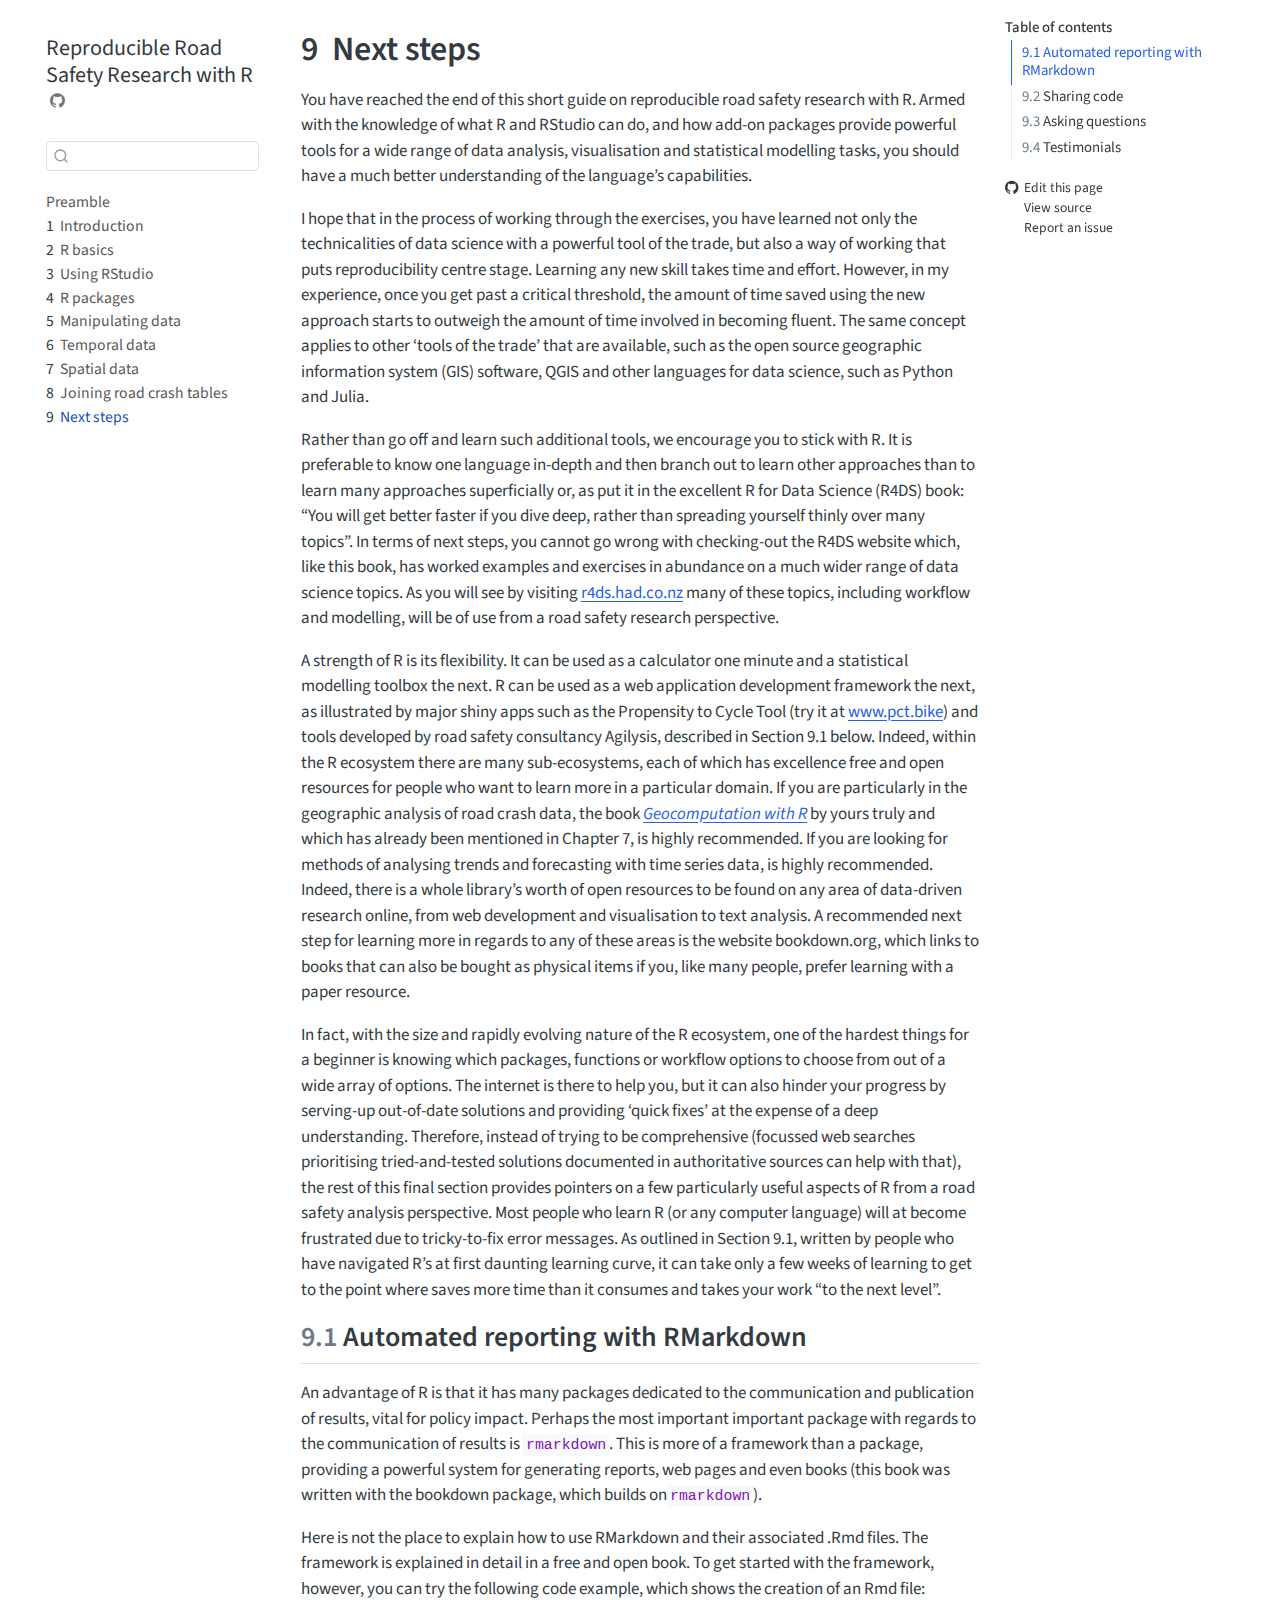
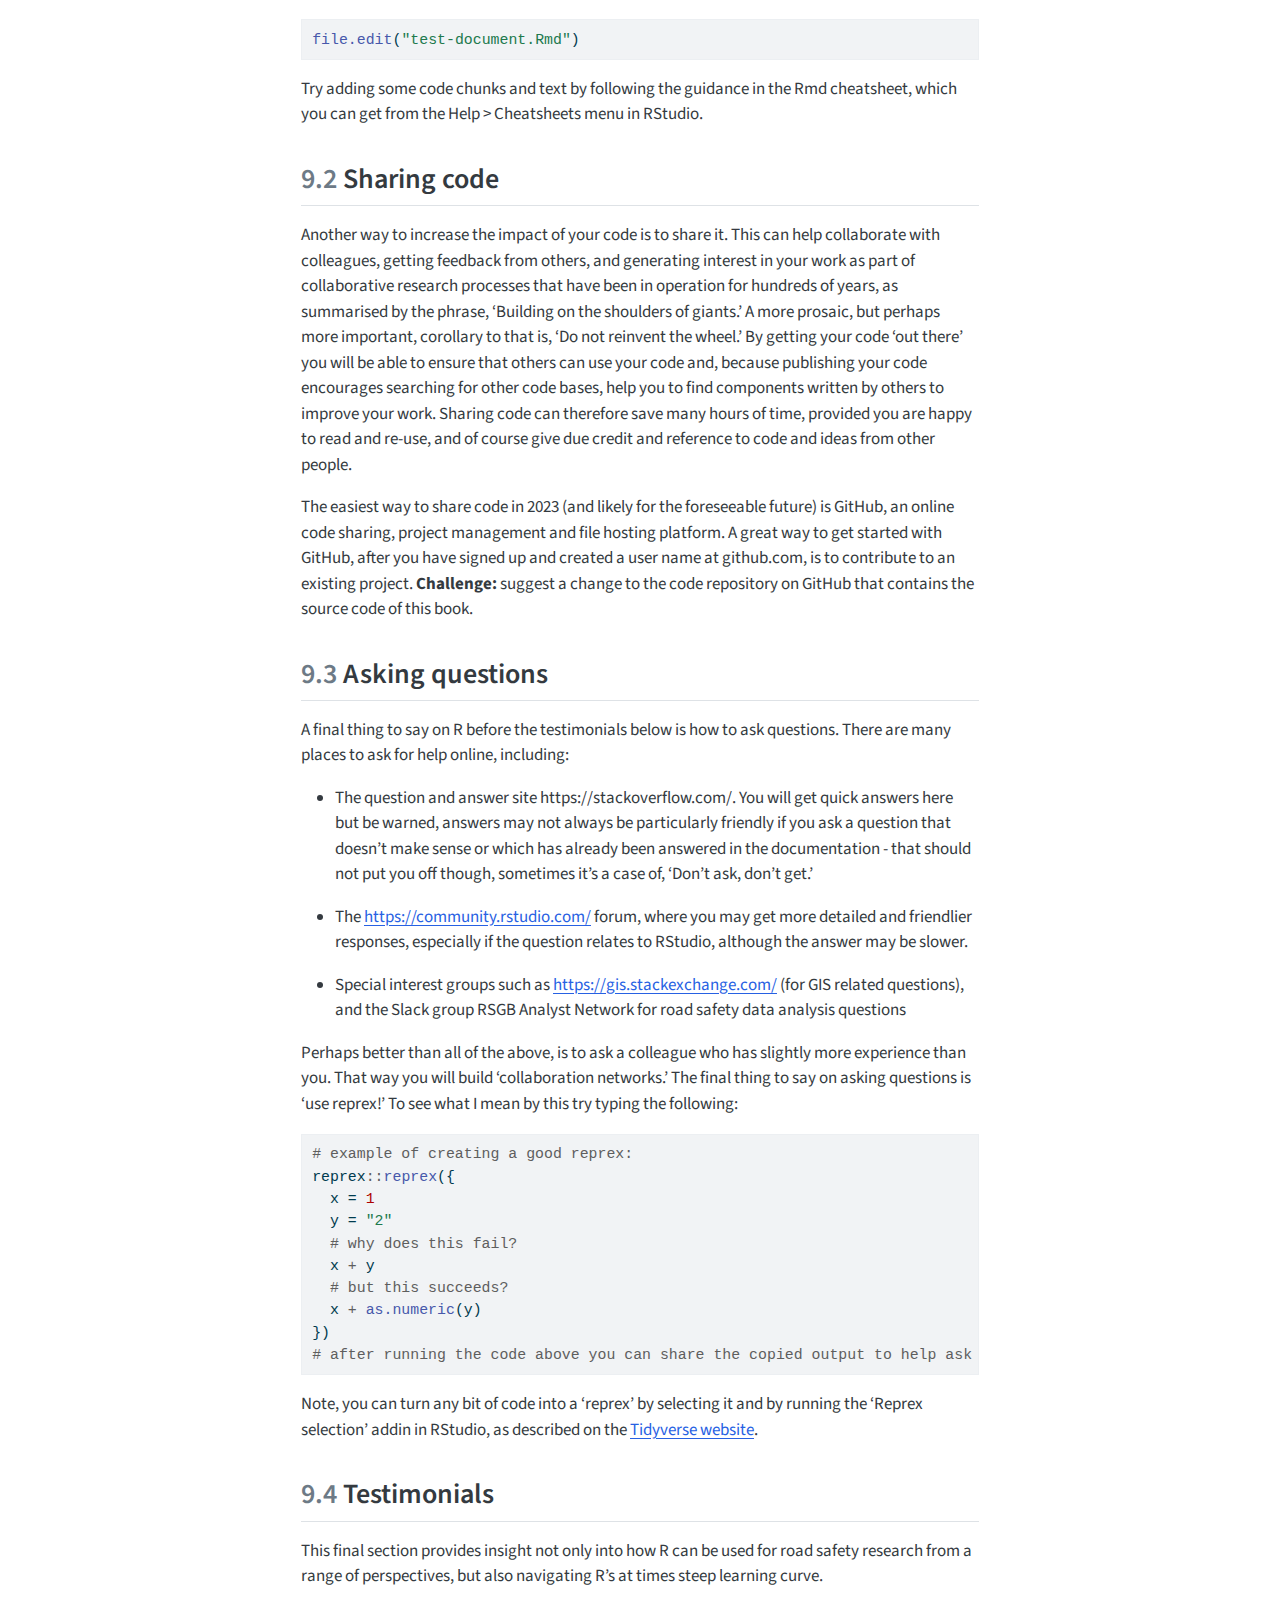
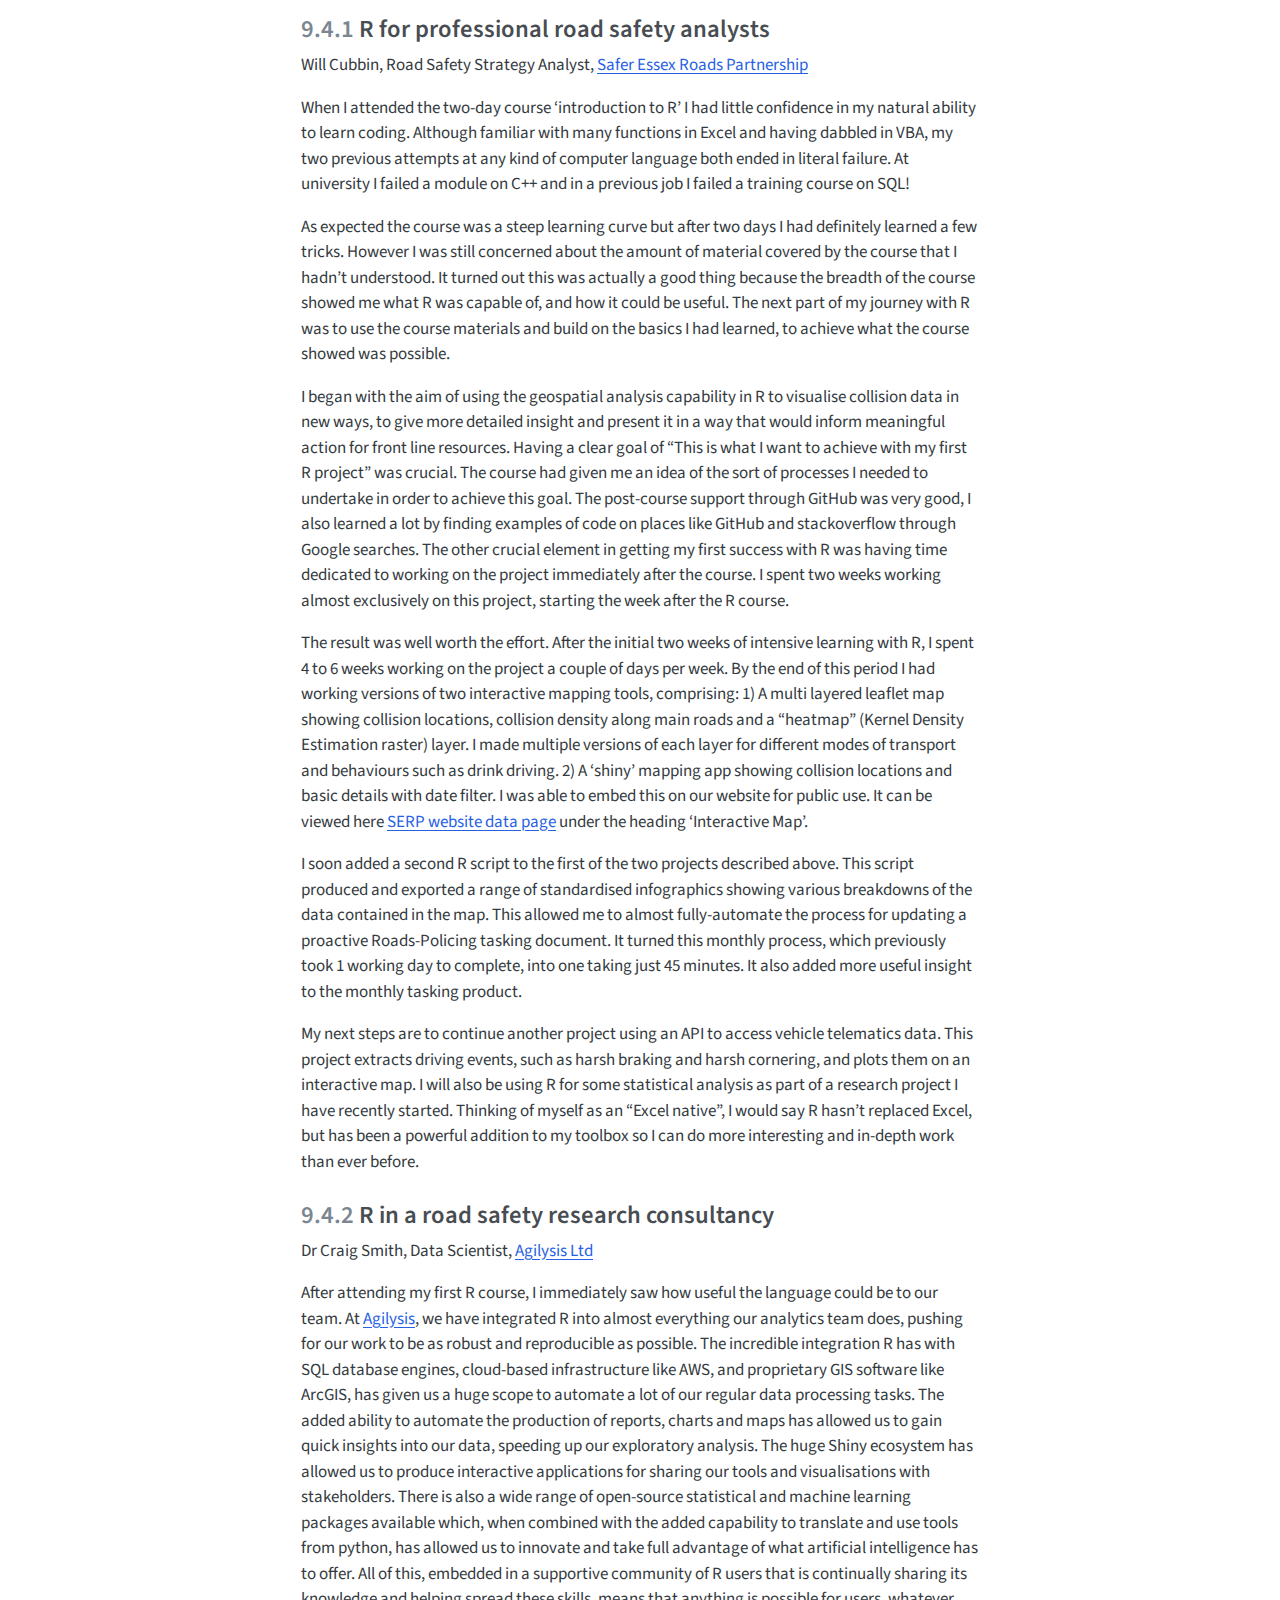
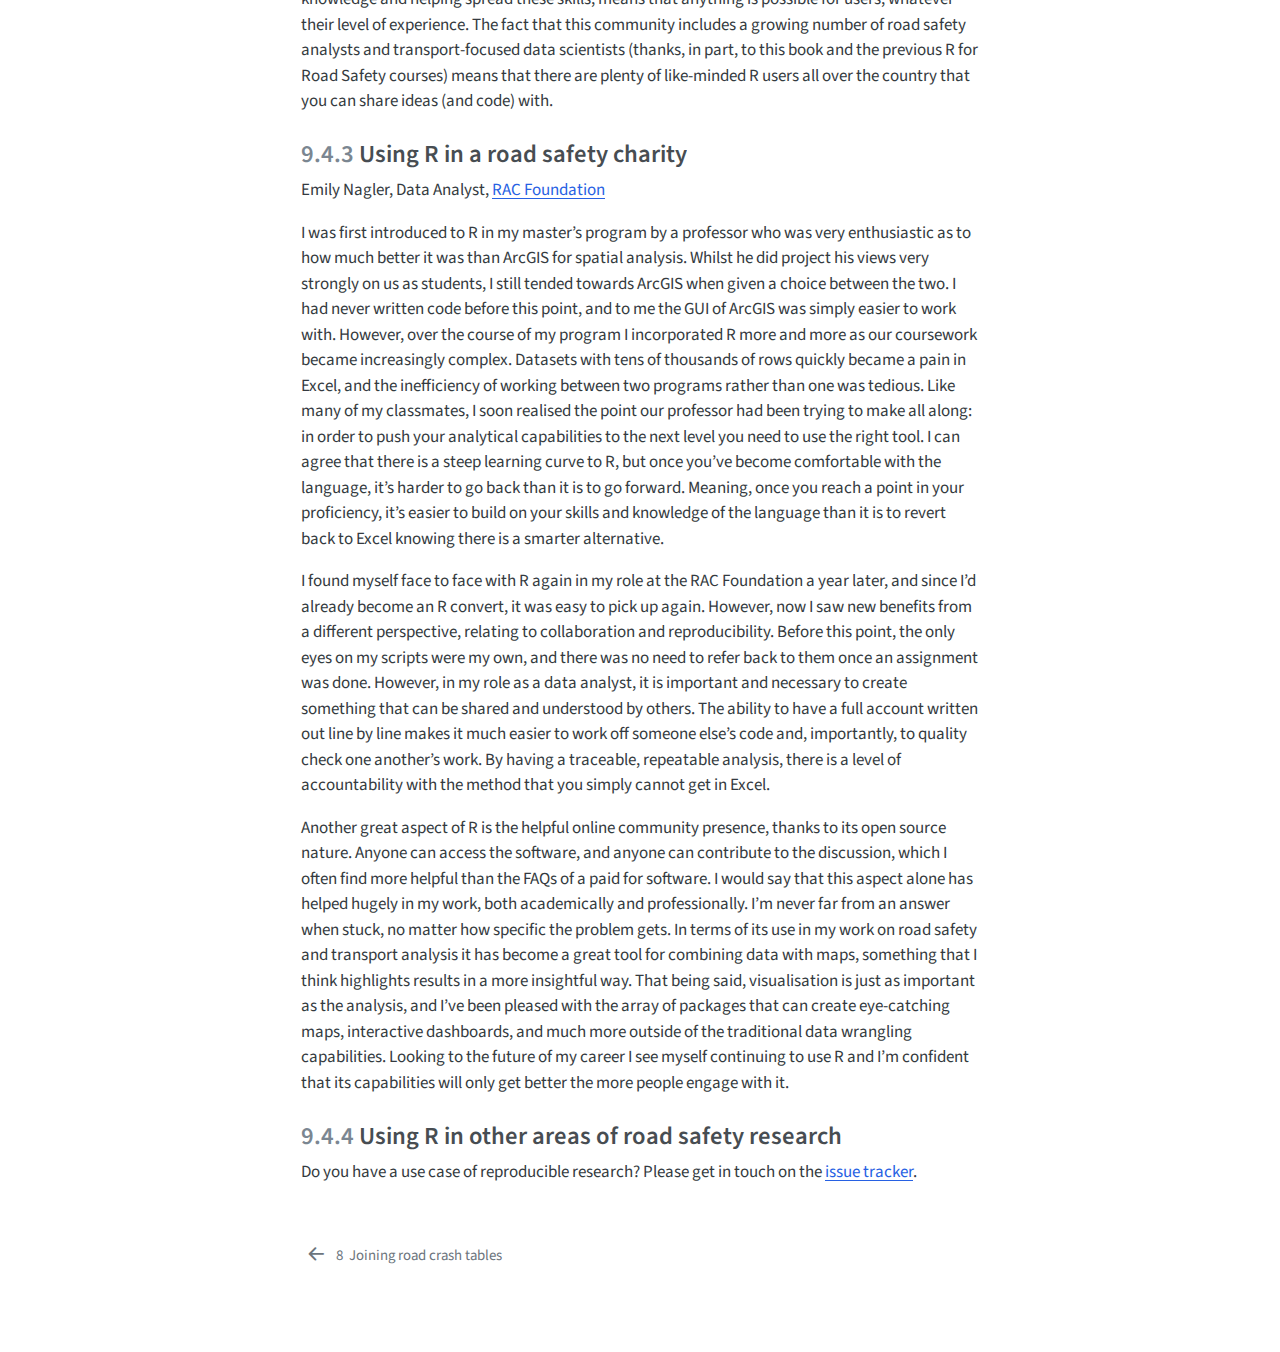
<file: 09-next.html>
<!DOCTYPE html>
<html xmlns="http://www.w3.org/1999/xhtml" lang="en" xml:lang="en"><head>

<meta charset="utf-8">
<meta name="generator" content="quarto-1.6.42">

<meta name="viewport" content="width=device-width, initial-scale=1.0, user-scalable=yes">


<title>9&nbsp; Next steps – Reproducible Road Safety Research with R</title>
<style>
code{white-space: pre-wrap;}
span.smallcaps{font-variant: small-caps;}
div.columns{display: flex; gap: min(4vw, 1.5em);}
div.column{flex: auto; overflow-x: auto;}
div.hanging-indent{margin-left: 1.5em; text-indent: -1.5em;}
ul.task-list{list-style: none;}
ul.task-list li input[type="checkbox"] {
  width: 0.8em;
  margin: 0 0.8em 0.2em -1em; /* quarto-specific, see https://github.com/quarto-dev/quarto-cli/issues/4556 */ 
  vertical-align: middle;
}
/* CSS for syntax highlighting */
pre > code.sourceCode { white-space: pre; position: relative; }
pre > code.sourceCode > span { line-height: 1.25; }
pre > code.sourceCode > span:empty { height: 1.2em; }
.sourceCode { overflow: visible; }
code.sourceCode > span { color: inherit; text-decoration: inherit; }
div.sourceCode { margin: 1em 0; }
pre.sourceCode { margin: 0; }
@media screen {
div.sourceCode { overflow: auto; }
}
@media print {
pre > code.sourceCode { white-space: pre-wrap; }
pre > code.sourceCode > span { display: inline-block; text-indent: -5em; padding-left: 5em; }
}
pre.numberSource code
  { counter-reset: source-line 0; }
pre.numberSource code > span
  { position: relative; left: -4em; counter-increment: source-line; }
pre.numberSource code > span > a:first-child::before
  { content: counter(source-line);
    position: relative; left: -1em; text-align: right; vertical-align: baseline;
    border: none; display: inline-block;
    -webkit-touch-callout: none; -webkit-user-select: none;
    -khtml-user-select: none; -moz-user-select: none;
    -ms-user-select: none; user-select: none;
    padding: 0 4px; width: 4em;
  }
pre.numberSource { margin-left: 3em;  padding-left: 4px; }
div.sourceCode
  {   }
@media screen {
pre > code.sourceCode > span > a:first-child::before { text-decoration: underline; }
}
</style>


<script src="site_libs/quarto-nav/quarto-nav.js"></script>
<script src="site_libs/quarto-nav/headroom.min.js"></script>
<script src="site_libs/clipboard/clipboard.min.js"></script>
<script src="site_libs/quarto-search/autocomplete.umd.js"></script>
<script src="site_libs/quarto-search/fuse.min.js"></script>
<script src="site_libs/quarto-search/quarto-search.js"></script>
<meta name="quarto:offset" content="./">
<link href="./08-join.html" rel="prev">
<script src="site_libs/quarto-html/quarto.js"></script>
<script src="site_libs/quarto-html/popper.min.js"></script>
<script src="site_libs/quarto-html/tippy.umd.min.js"></script>
<script src="site_libs/quarto-html/anchor.min.js"></script>
<link href="site_libs/quarto-html/tippy.css" rel="stylesheet">
<link href="site_libs/quarto-html/quarto-syntax-highlighting-2f5df379a58b258e96c21c0638c20c03.css" rel="stylesheet" id="quarto-text-highlighting-styles">
<script src="site_libs/bootstrap/bootstrap.min.js"></script>
<link href="site_libs/bootstrap/bootstrap-icons.css" rel="stylesheet">
<link href="site_libs/bootstrap/bootstrap-b6bb56fdcb9e0a4df7bf312da36dd473.min.css" rel="stylesheet" append-hash="true" id="quarto-bootstrap" data-mode="light">
<script id="quarto-search-options" type="application/json">{
  "location": "sidebar",
  "copy-button": false,
  "collapse-after": 3,
  "panel-placement": "start",
  "type": "textbox",
  "limit": 50,
  "keyboard-shortcut": [
    "f",
    "/",
    "s"
  ],
  "show-item-context": false,
  "language": {
    "search-no-results-text": "No results",
    "search-matching-documents-text": "matching documents",
    "search-copy-link-title": "Copy link to search",
    "search-hide-matches-text": "Hide additional matches",
    "search-more-match-text": "more match in this document",
    "search-more-matches-text": "more matches in this document",
    "search-clear-button-title": "Clear",
    "search-text-placeholder": "",
    "search-detached-cancel-button-title": "Cancel",
    "search-submit-button-title": "Submit",
    "search-label": "Search"
  }
}</script>


</head>

<body class="nav-sidebar floating">

<div id="quarto-search-results"></div>
  <header id="quarto-header" class="headroom fixed-top">
  <nav class="quarto-secondary-nav">
    <div class="container-fluid d-flex">
      <button type="button" class="quarto-btn-toggle btn" data-bs-toggle="collapse" role="button" data-bs-target=".quarto-sidebar-collapse-item" aria-controls="quarto-sidebar" aria-expanded="false" aria-label="Toggle sidebar navigation" onclick="if (window.quartoToggleHeadroom) { window.quartoToggleHeadroom(); }">
        <i class="bi bi-layout-text-sidebar-reverse"></i>
      </button>
        <nav class="quarto-page-breadcrumbs" aria-label="breadcrumb"><ol class="breadcrumb"><li class="breadcrumb-item"><a href="./09-next.html"><span class="chapter-number">9</span>&nbsp; <span class="chapter-title">Next steps</span></a></li></ol></nav>
        <a class="flex-grow-1" role="navigation" data-bs-toggle="collapse" data-bs-target=".quarto-sidebar-collapse-item" aria-controls="quarto-sidebar" aria-expanded="false" aria-label="Toggle sidebar navigation" onclick="if (window.quartoToggleHeadroom) { window.quartoToggleHeadroom(); }">      
        </a>
      <button type="button" class="btn quarto-search-button" aria-label="Search" onclick="window.quartoOpenSearch();">
        <i class="bi bi-search"></i>
      </button>
    </div>
  </nav>
</header>
<!-- content -->
<div id="quarto-content" class="quarto-container page-columns page-rows-contents page-layout-article">
<!-- sidebar -->
  <nav id="quarto-sidebar" class="sidebar collapse collapse-horizontal quarto-sidebar-collapse-item sidebar-navigation floating overflow-auto">
    <div class="pt-lg-2 mt-2 text-left sidebar-header">
    <div class="sidebar-title mb-0 py-0">
      <a href="./">Reproducible Road Safety Research with R</a> 
        <div class="sidebar-tools-main">
    <a href="https://github.com/itsleeds/rrsrr" title="Source Code" class="quarto-navigation-tool px-1" aria-label="Source Code"><i class="bi bi-github"></i></a>
</div>
    </div>
      </div>
        <div class="mt-2 flex-shrink-0 align-items-center">
        <div class="sidebar-search">
        <div id="quarto-search" class="" title="Search"></div>
        </div>
        </div>
    <div class="sidebar-menu-container"> 
    <ul class="list-unstyled mt-1">
        <li class="sidebar-item">
  <div class="sidebar-item-container"> 
  <a href="./index.html" class="sidebar-item-text sidebar-link">
 <span class="menu-text">Preamble</span></a>
  </div>
</li>
        <li class="sidebar-item">
  <div class="sidebar-item-container"> 
  <a href="./01-intro.html" class="sidebar-item-text sidebar-link">
 <span class="menu-text"><span class="chapter-number">1</span>&nbsp; <span class="chapter-title">Introduction</span></span></a>
  </div>
</li>
        <li class="sidebar-item">
  <div class="sidebar-item-container"> 
  <a href="./02-basics.html" class="sidebar-item-text sidebar-link">
 <span class="menu-text"><span class="chapter-number">2</span>&nbsp; <span class="chapter-title">R basics</span></span></a>
  </div>
</li>
        <li class="sidebar-item">
  <div class="sidebar-item-container"> 
  <a href="./03-rstudio.html" class="sidebar-item-text sidebar-link">
 <span class="menu-text"><span class="chapter-number">3</span>&nbsp; <span class="chapter-title">Using RStudio</span></span></a>
  </div>
</li>
        <li class="sidebar-item">
  <div class="sidebar-item-container"> 
  <a href="./04-pkgs.html" class="sidebar-item-text sidebar-link">
 <span class="menu-text"><span class="chapter-number">4</span>&nbsp; <span class="chapter-title">R packages</span></span></a>
  </div>
</li>
        <li class="sidebar-item">
  <div class="sidebar-item-container"> 
  <a href="./05-data.html" class="sidebar-item-text sidebar-link">
 <span class="menu-text"><span class="chapter-number">5</span>&nbsp; <span class="chapter-title">Manipulating data</span></span></a>
  </div>
</li>
        <li class="sidebar-item">
  <div class="sidebar-item-container"> 
  <a href="./06-time.html" class="sidebar-item-text sidebar-link">
 <span class="menu-text"><span class="chapter-number">6</span>&nbsp; <span class="chapter-title">Temporal data</span></span></a>
  </div>
</li>
        <li class="sidebar-item">
  <div class="sidebar-item-container"> 
  <a href="./07-space.html" class="sidebar-item-text sidebar-link">
 <span class="menu-text"><span class="chapter-number">7</span>&nbsp; <span class="chapter-title">Spatial data</span></span></a>
  </div>
</li>
        <li class="sidebar-item">
  <div class="sidebar-item-container"> 
  <a href="./08-join.html" class="sidebar-item-text sidebar-link">
 <span class="menu-text"><span class="chapter-number">8</span>&nbsp; <span class="chapter-title">Joining road crash tables</span></span></a>
  </div>
</li>
        <li class="sidebar-item">
  <div class="sidebar-item-container"> 
  <a href="./09-next.html" class="sidebar-item-text sidebar-link active">
 <span class="menu-text"><span class="chapter-number">9</span>&nbsp; <span class="chapter-title">Next steps</span></span></a>
  </div>
</li>
    </ul>
    </div>
</nav>
<div id="quarto-sidebar-glass" class="quarto-sidebar-collapse-item" data-bs-toggle="collapse" data-bs-target=".quarto-sidebar-collapse-item"></div>
<!-- margin-sidebar -->
    <div id="quarto-margin-sidebar" class="sidebar margin-sidebar">
        <nav id="TOC" role="doc-toc" class="toc-active">
    <h2 id="toc-title">Table of contents</h2>
   
  <ul>
  <li><a href="#automated-reporting-with-rmarkdown" id="toc-automated-reporting-with-rmarkdown" class="nav-link active" data-scroll-target="#automated-reporting-with-rmarkdown"><span class="header-section-number">9.1</span> Automated reporting with RMarkdown</a></li>
  <li><a href="#sharing-code" id="toc-sharing-code" class="nav-link" data-scroll-target="#sharing-code"><span class="header-section-number">9.2</span> Sharing code</a></li>
  <li><a href="#asking-questions" id="toc-asking-questions" class="nav-link" data-scroll-target="#asking-questions"><span class="header-section-number">9.3</span> Asking questions</a></li>
  <li><a href="#testimonials" id="toc-testimonials" class="nav-link" data-scroll-target="#testimonials"><span class="header-section-number">9.4</span> Testimonials</a>
  <ul class="collapse">
  <li><a href="#r-for-professional-road-safety-analysts" id="toc-r-for-professional-road-safety-analysts" class="nav-link" data-scroll-target="#r-for-professional-road-safety-analysts"><span class="header-section-number">9.4.1</span> R for professional road safety analysts</a></li>
  <li><a href="#r-in-a-road-safety-research-consultancy" id="toc-r-in-a-road-safety-research-consultancy" class="nav-link" data-scroll-target="#r-in-a-road-safety-research-consultancy"><span class="header-section-number">9.4.2</span> R in a road safety research consultancy</a></li>
  <li><a href="#using-r-in-a-road-safety-charity" id="toc-using-r-in-a-road-safety-charity" class="nav-link" data-scroll-target="#using-r-in-a-road-safety-charity"><span class="header-section-number">9.4.3</span> Using R in a road safety charity</a></li>
  <li><a href="#using-r-in-other-areas-of-road-safety-research" id="toc-using-r-in-other-areas-of-road-safety-research" class="nav-link" data-scroll-target="#using-r-in-other-areas-of-road-safety-research"><span class="header-section-number">9.4.4</span> Using R in other areas of road safety research</a></li>
  </ul></li>
  </ul>
<div class="toc-actions"><ul><li><a href="https://github.com/itsleeds/rrsrr/edit/main/09-next.qmd" class="toc-action"><i class="bi bi-github"></i>Edit this page</a></li><li><a href="https://github.com/itsleeds/rrsrr/blob/main/09-next.qmd" class="toc-action"><i class="bi empty"></i>View source</a></li><li><a href="https://github.com/itsleeds/rrsrr/issues/new" class="toc-action"><i class="bi empty"></i>Report an issue</a></li></ul></div></nav>
    </div>
<!-- main -->
<main class="content" id="quarto-document-content">

<header id="title-block-header" class="quarto-title-block default">
<div class="quarto-title">
<h1 class="title"><span class="chapter-number">9</span>&nbsp; <span class="chapter-title">Next steps</span></h1>
</div>



<div class="quarto-title-meta">

    
  
    
  </div>
  


</header>


<p>You have reached the end of this short guide on reproducible road safety research with R. Armed with the knowledge of what R and RStudio can do, and how add-on packages provide powerful tools for a wide range of data analysis, visualisation and statistical modelling tasks, you should have a much better understanding of the language’s capabilities.</p>
<p>I hope that in the process of working through the exercises, you have learned not only the technicalities of data science with a powerful tool of the trade, but also a way of working that puts reproducibility centre stage. Learning any new skill takes time and effort. However, in my experience, once you get past a critical threshold, the amount of time saved using the new approach starts to outweigh the amount of time involved in becoming fluent. The same concept applies to other ‘tools of the trade’ that are available, such as the open source geographic information system (GIS) software, QGIS and other languages for data science, such as Python and Julia.</p>
<p>Rather than go off and learn such additional tools, we encourage you to stick with R. It is preferable to know one language in-depth and then branch out to learn other approaches than to learn many approaches superficially or, as put it in the excellent R for Data Science (R4DS) book: “You will get better faster if you dive deep, rather than spreading yourself thinly over many topics”. In terms of next steps, you cannot go wrong with checking-out the R4DS website which, like this book, has worked examples and exercises in abundance on a much wider range of data science topics. As you will see by visiting <a href="https://r4ds.had.co.nz">r4ds.had.co.nz</a> many of these topics, including workflow and modelling, will be of use from a road safety research perspective.</p>
<p>A strength of R is its flexibility. It can be used as a calculator one minute and a statistical modelling toolbox the next. R can be used as a web application development framework the next, as illustrated by major shiny apps such as the Propensity to Cycle Tool (try it at <a href="https://www.pct.bike/">www.pct.bike</a>) and tools developed by road safety consultancy Agilysis, described in Section 9.1 below. Indeed, within the R ecosystem there are many sub-ecosystems, each of which has excellence free and open resources for people who want to learn more in a particular domain. If you are particularly in the geographic analysis of road crash data, the book <a href="https://geocompr.robinlovelace.net/"><em>Geocomputation with R</em></a> by yours truly and which has already been mentioned in Chapter 7, is highly recommended. If you are looking for methods of analysing trends and forecasting with time series data, is highly recommended. Indeed, there is a whole library’s worth of open resources to be found on any area of data-driven research online, from web development and visualisation to text analysis. A recommended next step for learning more in regards to any of these areas is the website bookdown.org, which links to books that can also be bought as physical items if you, like many people, prefer learning with a paper resource.</p>
<p>In fact, with the size and rapidly evolving nature of the R ecosystem, one of the hardest things for a beginner is knowing which packages, functions or workflow options to choose from out of a wide array of options. The internet is there to help you, but it can also hinder your progress by serving-up out-of-date solutions and providing ‘quick fixes’ at the expense of a deep understanding. Therefore, instead of trying to be comprehensive (focussed web searches prioritising tried-and-tested solutions documented in authoritative sources can help with that), the rest of this final section provides pointers on a few particularly useful aspects of R from a road safety analysis perspective. Most people who learn R (or any computer language) will at become frustrated due to tricky-to-fix error messages. As outlined in Section 9.1, written by people who have navigated R’s at first daunting learning curve, it can take only a few weeks of learning to get to the point where saves more time than it consumes and takes your work “to the next level”.</p>
<section id="automated-reporting-with-rmarkdown" class="level2" data-number="9.1">
<h2 data-number="9.1" class="anchored" data-anchor-id="automated-reporting-with-rmarkdown"><span class="header-section-number">9.1</span> Automated reporting with RMarkdown</h2>
<p>An advantage of R is that it has many packages dedicated to the communication and publication of results, vital for policy impact. Perhaps the most important important package with regards to the communication of results is <code>rmarkdown</code>. This is more of a framework than a package, providing a powerful system for generating reports, web pages and even books (this book was written with the bookdown package, which builds on<code>rmarkdown</code>).</p>
<p>Here is not the place to explain how to use RMarkdown and their associated .Rmd files. The framework is explained in detail in a free and open book. To get started with the framework, however, you can try the following code example, which shows the creation of an Rmd file:</p>
<div class="cell">
<div class="sourceCode cell-code" id="cb1"><pre class="sourceCode r code-with-copy"><code class="sourceCode r"><span id="cb1-1"><a href="#cb1-1" aria-hidden="true" tabindex="-1"></a><span class="fu">file.edit</span>(<span class="st">"test-document.Rmd"</span>)</span></code><button title="Copy to Clipboard" class="code-copy-button"><i class="bi"></i></button></pre></div>
</div>
<p>Try adding some code chunks and text by following the guidance in the Rmd cheatsheet, which you can get from the Help &gt; Cheatsheets menu in RStudio.</p>
</section>
<section id="sharing-code" class="level2" data-number="9.2">
<h2 data-number="9.2" class="anchored" data-anchor-id="sharing-code"><span class="header-section-number">9.2</span> Sharing code</h2>
<p>Another way to increase the impact of your code is to share it. This can help collaborate with colleagues, getting feedback from others, and generating interest in your work as part of collaborative research processes that have been in operation for hundreds of years, as summarised by the phrase, ‘Building on the shoulders of giants.’ A more prosaic, but perhaps more important, corollary to that is, ‘Do not reinvent the wheel.’ By getting your code ‘out there’ you will be able to ensure that others can use your code and, because publishing your code encourages searching for other code bases, help you to find components written by others to improve your work. Sharing code can therefore save many hours of time, provided you are happy to read and re-use, and of course give due credit and reference to code and ideas from other people.</p>
<p>The easiest way to share code in 2023 (and likely for the foreseeable future) is GitHub, an online code sharing, project management and file hosting platform. A great way to get started with GitHub, after you have signed up and created a user name at github.com, is to contribute to an existing project. <strong>Challenge:</strong> suggest a change to the code repository on GitHub that contains the source code of this book.</p>
</section>
<section id="asking-questions" class="level2" data-number="9.3">
<h2 data-number="9.3" class="anchored" data-anchor-id="asking-questions"><span class="header-section-number">9.3</span> Asking questions</h2>
<p>A final thing to say on R before the testimonials below is how to ask questions. There are many places to ask for help online, including:</p>
<ul>
<li><p>The question and answer site https://stackoverflow.com/. You will get quick answers here but be warned, answers may not always be particularly friendly if you ask a question that doesn’t make sense or which has already been answered in the documentation - that should not put you off though, sometimes it’s a case of, ‘Don’t ask, don’t get.’</p></li>
<li><p>The <a href="https://community.rstudio.com/" class="uri">https://community.rstudio.com/</a> forum, where you may get more detailed and friendlier responses, especially if the question relates to RStudio, although the answer may be slower.</p></li>
<li><p>Special interest groups such as <a href="https://gis.stackexchange.com/" class="uri">https://gis.stackexchange.com/</a> (for GIS related questions), and the Slack group RSGB Analyst Network for road safety data analysis questions</p></li>
</ul>
<p>Perhaps better than all of the above, is to ask a colleague who has slightly more experience than you. That way you will build ‘collaboration networks.’ The final thing to say on asking questions is ‘use reprex!’ To see what I mean by this try typing the following:</p>
<div class="cell">
<div class="sourceCode cell-code" id="cb2"><pre class="sourceCode r code-with-copy"><code class="sourceCode r"><span id="cb2-1"><a href="#cb2-1" aria-hidden="true" tabindex="-1"></a><span class="co"># example of creating a good reprex:</span></span>
<span id="cb2-2"><a href="#cb2-2" aria-hidden="true" tabindex="-1"></a>reprex<span class="sc">::</span><span class="fu">reprex</span>({</span>
<span id="cb2-3"><a href="#cb2-3" aria-hidden="true" tabindex="-1"></a>  x <span class="ot">=</span> <span class="dv">1</span></span>
<span id="cb2-4"><a href="#cb2-4" aria-hidden="true" tabindex="-1"></a>  y <span class="ot">=</span> <span class="st">"2"</span></span>
<span id="cb2-5"><a href="#cb2-5" aria-hidden="true" tabindex="-1"></a>  <span class="co"># why does this fail?</span></span>
<span id="cb2-6"><a href="#cb2-6" aria-hidden="true" tabindex="-1"></a>  x <span class="sc">+</span> y</span>
<span id="cb2-7"><a href="#cb2-7" aria-hidden="true" tabindex="-1"></a>  <span class="co"># but this succeeds?</span></span>
<span id="cb2-8"><a href="#cb2-8" aria-hidden="true" tabindex="-1"></a>  x <span class="sc">+</span> <span class="fu">as.numeric</span>(y)</span>
<span id="cb2-9"><a href="#cb2-9" aria-hidden="true" tabindex="-1"></a>})</span>
<span id="cb2-10"><a href="#cb2-10" aria-hidden="true" tabindex="-1"></a><span class="co"># after running the code above you can share the copied output to help ask questions</span></span></code><button title="Copy to Clipboard" class="code-copy-button"><i class="bi"></i></button></pre></div>
</div>
<p>Note, you can turn any bit of code into a ‘reprex’ by selecting it and by running the ‘Reprex selection’ addin in RStudio, as described on the <a href="https://www.tidyverse.org/help/">Tidyverse website</a>.</p>
</section>
<section id="testimonials" class="level2" data-number="9.4">
<h2 data-number="9.4" class="anchored" data-anchor-id="testimonials"><span class="header-section-number">9.4</span> Testimonials</h2>
<p>This final section provides insight not only into how R can be used for road safety research from a range of perspectives, but also navigating R’s at times steep learning curve.</p>
<section id="r-for-professional-road-safety-analysts" class="level3" data-number="9.4.1">
<h3 data-number="9.4.1" class="anchored" data-anchor-id="r-for-professional-road-safety-analysts"><span class="header-section-number">9.4.1</span> R for professional road safety analysts</h3>
<p>Will Cubbin, Road Safety Strategy Analyst, <a href="https://saferessexroads.org/">Safer Essex Roads Partnership</a></p>
<p>When I attended the two-day course ‘introduction to R’ I had little confidence in my natural ability to learn coding. Although familiar with many functions in Excel and having dabbled in VBA, my two previous attempts at any kind of computer language both ended in literal failure. At university I failed a module on C++ and in a previous job I failed a training course on SQL!</p>
<p>As expected the course was a steep learning curve but after two days I had definitely learned a few tricks. However I was still concerned about the amount of material covered by the course that I hadn’t understood. It turned out this was actually a good thing because the breadth of the course showed me what R was capable of, and how it could be useful. The next part of my journey with R was to use the course materials and build on the basics I had learned, to achieve what the course showed was possible.</p>
<p>I began with the aim of using the geospatial analysis capability in R to visualise collision data in new ways, to give more detailed insight and present it in a way that would inform meaningful action for front line resources. Having a clear goal of “This is what I want to achieve with my first R project” was crucial. The course had given me an idea of the sort of processes I needed to undertake in order to achieve this goal. The post-course support through GitHub was very good, I also learned a lot by finding examples of code on places like GitHub and stackoverflow through Google searches. The other crucial element in getting my first success with R was having time dedicated to working on the project immediately after the course. I spent two weeks working almost exclusively on this project, starting the week after the R course.</p>
<p>The result was well worth the effort. After the initial two weeks of intensive learning with R, I spent 4 to 6 weeks working on the project a couple of days per week. By the end of this period I had working versions of two interactive mapping tools, comprising: 1) A multi layered leaflet map showing collision locations, collision density along main roads and a “heatmap” (Kernel Density Estimation raster) layer. I made multiple versions of each layer for different modes of transport and behaviours such as drink driving. 2) A ‘shiny’ mapping app showing collision locations and basic details with date filter. I was able to embed this on our website for public use. It can be viewed here <a href="https://saferessexroads.org/collision-data/">SERP website data page</a> under the heading ‘Interactive Map’.</p>
<p>I soon added a second R script to the first of the two projects described above. This script produced and exported a range of standardised infographics showing various breakdowns of the data contained in the map. This allowed me to almost fully-automate the process for updating a proactive Roads-Policing tasking document. It turned this monthly process, which previously took 1 working day to complete, into one taking just 45 minutes. It also added more useful insight to the monthly tasking product.</p>
<p>My next steps are to continue another project using an API to access vehicle telematics data. This project extracts driving events, such as harsh braking and harsh cornering, and plots them on an interactive map. I will also be using R for some statistical analysis as part of a research project I have recently started. Thinking of myself as an “Excel native”, I would say R hasn’t replaced Excel, but has been a powerful addition to my toolbox so I can do more interesting and in-depth work than ever before.</p>
</section>
<section id="r-in-a-road-safety-research-consultancy" class="level3" data-number="9.4.2">
<h3 data-number="9.4.2" class="anchored" data-anchor-id="r-in-a-road-safety-research-consultancy"><span class="header-section-number">9.4.2</span> R in a road safety research consultancy</h3>
<p>Dr Craig Smith, Data Scientist, <a href="https://agilysis.co.uk/">Agilysis Ltd</a></p>
<p>After attending my first R course, I immediately saw how useful the language could be to our team. At <a href="https://agilysis.co.uk/">Agilysis</a>, we have integrated R into almost everything our analytics team does, pushing for our work to be as robust and reproducible as possible. The incredible integration R has with SQL database engines, cloud-based infrastructure like AWS, and proprietary GIS software like ArcGIS, has given us a huge scope to automate a lot of our regular data processing tasks. The added ability to automate the production of reports, charts and maps has allowed us to gain quick insights into our data, speeding up our exploratory analysis. The huge Shiny ecosystem has allowed us to produce interactive applications for sharing our tools and visualisations with stakeholders. There is also a wide range of open-source statistical and machine learning packages available which, when combined with the added capability to translate and use tools from python, has allowed us to innovate and take full advantage of what artificial intelligence has to offer. All of this, embedded in a supportive community of R users that is continually sharing its knowledge and helping spread these skills, means that anything is possible for users, whatever their level of experience. The fact that this community includes a growing number of road safety analysts and transport-focused data scientists (thanks, in part, to this book and the previous R for Road Safety courses) means that there are plenty of like-minded R users all over the country that you can share ideas (and code) with.</p>
</section>
<section id="using-r-in-a-road-safety-charity" class="level3" data-number="9.4.3">
<h3 data-number="9.4.3" class="anchored" data-anchor-id="using-r-in-a-road-safety-charity"><span class="header-section-number">9.4.3</span> Using R in a road safety charity</h3>
<p>Emily Nagler, Data Analyst, <a href="http://www.racfoundation.org">RAC Foundation</a></p>
<p>I was first introduced to R in my master’s program by a professor who was very enthusiastic as to how much better it was than ArcGIS for spatial analysis. Whilst he did project his views very strongly on us as students, I still tended towards ArcGIS when given a choice between the two. I had never written code before this point, and to me the GUI of ArcGIS was simply easier to work with. However, over the course of my program I incorporated R more and more as our coursework became increasingly complex. Datasets with tens of thousands of rows quickly became a pain in Excel, and the inefficiency of working between two programs rather than one was tedious. Like many of my classmates, I soon realised the point our professor had been trying to make all along: in order to push your analytical capabilities to the next level you need to use the right tool. I can agree that there is a steep learning curve to R, but once you’ve become comfortable with the language, it’s harder to go back than it is to go forward. Meaning, once you reach a point in your proficiency, it’s easier to build on your skills and knowledge of the language than it is to revert back to Excel knowing there is a smarter alternative.</p>
<p>I found myself face to face with R again in my role at the RAC Foundation a year later, and since I’d already become an R convert, it was easy to pick up again. However, now I saw new benefits from a different perspective, relating to collaboration and reproducibility. Before this point, the only eyes on my scripts were my own, and there was no need to refer back to them once an assignment was done. However, in my role as a data analyst, it is important and necessary to create something that can be shared and understood by others. The ability to have a full account written out line by line makes it much easier to work off someone else’s code and, importantly, to quality check one another’s work. By having a traceable, repeatable analysis, there is a level of accountability with the method that you simply cannot get in Excel.</p>
<p>Another great aspect of R is the helpful online community presence, thanks to its open source nature. Anyone can access the software, and anyone can contribute to the discussion, which I often find more helpful than the FAQs of a paid for software. I would say that this aspect alone has helped hugely in my work, both academically and professionally. I’m never far from an answer when stuck, no matter how specific the problem gets. In terms of its use in my work on road safety and transport analysis it has become a great tool for combining data with maps, something that I think highlights results in a more insightful way. That being said, visualisation is just as important as the analysis, and I’ve been pleased with the array of packages that can create eye-catching maps, interactive dashboards, and much more outside of the traditional data wrangling capabilities. Looking to the future of my career I see myself continuing to use R and I’m confident that its capabilities will only get better the more people engage with it.</p>
</section>
<section id="using-r-in-other-areas-of-road-safety-research" class="level3" data-number="9.4.4">
<h3 data-number="9.4.4" class="anchored" data-anchor-id="using-r-in-other-areas-of-road-safety-research"><span class="header-section-number">9.4.4</span> Using R in other areas of road safety research</h3>
<p>Do you have a use case of reproducible research? Please get in touch on the <a href="https://github.com/ITSLeeds/rrsrr/issues">issue tracker</a>.</p>


</section>
</section>

</main> <!-- /main -->
<script id="quarto-html-after-body" type="application/javascript">
window.document.addEventListener("DOMContentLoaded", function (event) {
  const toggleBodyColorMode = (bsSheetEl) => {
    const mode = bsSheetEl.getAttribute("data-mode");
    const bodyEl = window.document.querySelector("body");
    if (mode === "dark") {
      bodyEl.classList.add("quarto-dark");
      bodyEl.classList.remove("quarto-light");
    } else {
      bodyEl.classList.add("quarto-light");
      bodyEl.classList.remove("quarto-dark");
    }
  }
  const toggleBodyColorPrimary = () => {
    const bsSheetEl = window.document.querySelector("link#quarto-bootstrap");
    if (bsSheetEl) {
      toggleBodyColorMode(bsSheetEl);
    }
  }
  toggleBodyColorPrimary();  
  const icon = "";
  const anchorJS = new window.AnchorJS();
  anchorJS.options = {
    placement: 'right',
    icon: icon
  };
  anchorJS.add('.anchored');
  const isCodeAnnotation = (el) => {
    for (const clz of el.classList) {
      if (clz.startsWith('code-annotation-')) {                     
        return true;
      }
    }
    return false;
  }
  const onCopySuccess = function(e) {
    // button target
    const button = e.trigger;
    // don't keep focus
    button.blur();
    // flash "checked"
    button.classList.add('code-copy-button-checked');
    var currentTitle = button.getAttribute("title");
    button.setAttribute("title", "Copied!");
    let tooltip;
    if (window.bootstrap) {
      button.setAttribute("data-bs-toggle", "tooltip");
      button.setAttribute("data-bs-placement", "left");
      button.setAttribute("data-bs-title", "Copied!");
      tooltip = new bootstrap.Tooltip(button, 
        { trigger: "manual", 
          customClass: "code-copy-button-tooltip",
          offset: [0, -8]});
      tooltip.show();    
    }
    setTimeout(function() {
      if (tooltip) {
        tooltip.hide();
        button.removeAttribute("data-bs-title");
        button.removeAttribute("data-bs-toggle");
        button.removeAttribute("data-bs-placement");
      }
      button.setAttribute("title", currentTitle);
      button.classList.remove('code-copy-button-checked');
    }, 1000);
    // clear code selection
    e.clearSelection();
  }
  const getTextToCopy = function(trigger) {
      const codeEl = trigger.previousElementSibling.cloneNode(true);
      for (const childEl of codeEl.children) {
        if (isCodeAnnotation(childEl)) {
          childEl.remove();
        }
      }
      return codeEl.innerText;
  }
  const clipboard = new window.ClipboardJS('.code-copy-button:not([data-in-quarto-modal])', {
    text: getTextToCopy
  });
  clipboard.on('success', onCopySuccess);
  if (window.document.getElementById('quarto-embedded-source-code-modal')) {
    const clipboardModal = new window.ClipboardJS('.code-copy-button[data-in-quarto-modal]', {
      text: getTextToCopy,
      container: window.document.getElementById('quarto-embedded-source-code-modal')
    });
    clipboardModal.on('success', onCopySuccess);
  }
    var localhostRegex = new RegExp(/^(?:http|https):\/\/localhost\:?[0-9]*\//);
    var mailtoRegex = new RegExp(/^mailto:/);
      var filterRegex = new RegExp('/' + window.location.host + '/');
    var isInternal = (href) => {
        return filterRegex.test(href) || localhostRegex.test(href) || mailtoRegex.test(href);
    }
    // Inspect non-navigation links and adorn them if external
 	var links = window.document.querySelectorAll('a[href]:not(.nav-link):not(.navbar-brand):not(.toc-action):not(.sidebar-link):not(.sidebar-item-toggle):not(.pagination-link):not(.no-external):not([aria-hidden]):not(.dropdown-item):not(.quarto-navigation-tool):not(.about-link)');
    for (var i=0; i<links.length; i++) {
      const link = links[i];
      if (!isInternal(link.href)) {
        // undo the damage that might have been done by quarto-nav.js in the case of
        // links that we want to consider external
        if (link.dataset.originalHref !== undefined) {
          link.href = link.dataset.originalHref;
        }
      }
    }
  function tippyHover(el, contentFn, onTriggerFn, onUntriggerFn) {
    const config = {
      allowHTML: true,
      maxWidth: 500,
      delay: 100,
      arrow: false,
      appendTo: function(el) {
          return el.parentElement;
      },
      interactive: true,
      interactiveBorder: 10,
      theme: 'quarto',
      placement: 'bottom-start',
    };
    if (contentFn) {
      config.content = contentFn;
    }
    if (onTriggerFn) {
      config.onTrigger = onTriggerFn;
    }
    if (onUntriggerFn) {
      config.onUntrigger = onUntriggerFn;
    }
    window.tippy(el, config); 
  }
  const noterefs = window.document.querySelectorAll('a[role="doc-noteref"]');
  for (var i=0; i<noterefs.length; i++) {
    const ref = noterefs[i];
    tippyHover(ref, function() {
      // use id or data attribute instead here
      let href = ref.getAttribute('data-footnote-href') || ref.getAttribute('href');
      try { href = new URL(href).hash; } catch {}
      const id = href.replace(/^#\/?/, "");
      const note = window.document.getElementById(id);
      if (note) {
        return note.innerHTML;
      } else {
        return "";
      }
    });
  }
  const xrefs = window.document.querySelectorAll('a.quarto-xref');
  const processXRef = (id, note) => {
    // Strip column container classes
    const stripColumnClz = (el) => {
      el.classList.remove("page-full", "page-columns");
      if (el.children) {
        for (const child of el.children) {
          stripColumnClz(child);
        }
      }
    }
    stripColumnClz(note)
    if (id === null || id.startsWith('sec-')) {
      // Special case sections, only their first couple elements
      const container = document.createElement("div");
      if (note.children && note.children.length > 2) {
        container.appendChild(note.children[0].cloneNode(true));
        for (let i = 1; i < note.children.length; i++) {
          const child = note.children[i];
          if (child.tagName === "P" && child.innerText === "") {
            continue;
          } else {
            container.appendChild(child.cloneNode(true));
            break;
          }
        }
        if (window.Quarto?.typesetMath) {
          window.Quarto.typesetMath(container);
        }
        return container.innerHTML
      } else {
        if (window.Quarto?.typesetMath) {
          window.Quarto.typesetMath(note);
        }
        return note.innerHTML;
      }
    } else {
      // Remove any anchor links if they are present
      const anchorLink = note.querySelector('a.anchorjs-link');
      if (anchorLink) {
        anchorLink.remove();
      }
      if (window.Quarto?.typesetMath) {
        window.Quarto.typesetMath(note);
      }
      if (note.classList.contains("callout")) {
        return note.outerHTML;
      } else {
        return note.innerHTML;
      }
    }
  }
  for (var i=0; i<xrefs.length; i++) {
    const xref = xrefs[i];
    tippyHover(xref, undefined, function(instance) {
      instance.disable();
      let url = xref.getAttribute('href');
      let hash = undefined; 
      if (url.startsWith('#')) {
        hash = url;
      } else {
        try { hash = new URL(url).hash; } catch {}
      }
      if (hash) {
        const id = hash.replace(/^#\/?/, "");
        const note = window.document.getElementById(id);
        if (note !== null) {
          try {
            const html = processXRef(id, note.cloneNode(true));
            instance.setContent(html);
          } finally {
            instance.enable();
            instance.show();
          }
        } else {
          // See if we can fetch this
          fetch(url.split('#')[0])
          .then(res => res.text())
          .then(html => {
            const parser = new DOMParser();
            const htmlDoc = parser.parseFromString(html, "text/html");
            const note = htmlDoc.getElementById(id);
            if (note !== null) {
              const html = processXRef(id, note);
              instance.setContent(html);
            } 
          }).finally(() => {
            instance.enable();
            instance.show();
          });
        }
      } else {
        // See if we can fetch a full url (with no hash to target)
        // This is a special case and we should probably do some content thinning / targeting
        fetch(url)
        .then(res => res.text())
        .then(html => {
          const parser = new DOMParser();
          const htmlDoc = parser.parseFromString(html, "text/html");
          const note = htmlDoc.querySelector('main.content');
          if (note !== null) {
            // This should only happen for chapter cross references
            // (since there is no id in the URL)
            // remove the first header
            if (note.children.length > 0 && note.children[0].tagName === "HEADER") {
              note.children[0].remove();
            }
            const html = processXRef(null, note);
            instance.setContent(html);
          } 
        }).finally(() => {
          instance.enable();
          instance.show();
        });
      }
    }, function(instance) {
    });
  }
      let selectedAnnoteEl;
      const selectorForAnnotation = ( cell, annotation) => {
        let cellAttr = 'data-code-cell="' + cell + '"';
        let lineAttr = 'data-code-annotation="' +  annotation + '"';
        const selector = 'span[' + cellAttr + '][' + lineAttr + ']';
        return selector;
      }
      const selectCodeLines = (annoteEl) => {
        const doc = window.document;
        const targetCell = annoteEl.getAttribute("data-target-cell");
        const targetAnnotation = annoteEl.getAttribute("data-target-annotation");
        const annoteSpan = window.document.querySelector(selectorForAnnotation(targetCell, targetAnnotation));
        const lines = annoteSpan.getAttribute("data-code-lines").split(",");
        const lineIds = lines.map((line) => {
          return targetCell + "-" + line;
        })
        let top = null;
        let height = null;
        let parent = null;
        if (lineIds.length > 0) {
            //compute the position of the single el (top and bottom and make a div)
            const el = window.document.getElementById(lineIds[0]);
            top = el.offsetTop;
            height = el.offsetHeight;
            parent = el.parentElement.parentElement;
          if (lineIds.length > 1) {
            const lastEl = window.document.getElementById(lineIds[lineIds.length - 1]);
            const bottom = lastEl.offsetTop + lastEl.offsetHeight;
            height = bottom - top;
          }
          if (top !== null && height !== null && parent !== null) {
            // cook up a div (if necessary) and position it 
            let div = window.document.getElementById("code-annotation-line-highlight");
            if (div === null) {
              div = window.document.createElement("div");
              div.setAttribute("id", "code-annotation-line-highlight");
              div.style.position = 'absolute';
              parent.appendChild(div);
            }
            div.style.top = top - 2 + "px";
            div.style.height = height + 4 + "px";
            div.style.left = 0;
            let gutterDiv = window.document.getElementById("code-annotation-line-highlight-gutter");
            if (gutterDiv === null) {
              gutterDiv = window.document.createElement("div");
              gutterDiv.setAttribute("id", "code-annotation-line-highlight-gutter");
              gutterDiv.style.position = 'absolute';
              const codeCell = window.document.getElementById(targetCell);
              const gutter = codeCell.querySelector('.code-annotation-gutter');
              gutter.appendChild(gutterDiv);
            }
            gutterDiv.style.top = top - 2 + "px";
            gutterDiv.style.height = height + 4 + "px";
          }
          selectedAnnoteEl = annoteEl;
        }
      };
      const unselectCodeLines = () => {
        const elementsIds = ["code-annotation-line-highlight", "code-annotation-line-highlight-gutter"];
        elementsIds.forEach((elId) => {
          const div = window.document.getElementById(elId);
          if (div) {
            div.remove();
          }
        });
        selectedAnnoteEl = undefined;
      };
        // Handle positioning of the toggle
    window.addEventListener(
      "resize",
      throttle(() => {
        elRect = undefined;
        if (selectedAnnoteEl) {
          selectCodeLines(selectedAnnoteEl);
        }
      }, 10)
    );
    function throttle(fn, ms) {
    let throttle = false;
    let timer;
      return (...args) => {
        if(!throttle) { // first call gets through
            fn.apply(this, args);
            throttle = true;
        } else { // all the others get throttled
            if(timer) clearTimeout(timer); // cancel #2
            timer = setTimeout(() => {
              fn.apply(this, args);
              timer = throttle = false;
            }, ms);
        }
      };
    }
      // Attach click handler to the DT
      const annoteDls = window.document.querySelectorAll('dt[data-target-cell]');
      for (const annoteDlNode of annoteDls) {
        annoteDlNode.addEventListener('click', (event) => {
          const clickedEl = event.target;
          if (clickedEl !== selectedAnnoteEl) {
            unselectCodeLines();
            const activeEl = window.document.querySelector('dt[data-target-cell].code-annotation-active');
            if (activeEl) {
              activeEl.classList.remove('code-annotation-active');
            }
            selectCodeLines(clickedEl);
            clickedEl.classList.add('code-annotation-active');
          } else {
            // Unselect the line
            unselectCodeLines();
            clickedEl.classList.remove('code-annotation-active');
          }
        });
      }
  const findCites = (el) => {
    const parentEl = el.parentElement;
    if (parentEl) {
      const cites = parentEl.dataset.cites;
      if (cites) {
        return {
          el,
          cites: cites.split(' ')
        };
      } else {
        return findCites(el.parentElement)
      }
    } else {
      return undefined;
    }
  };
  var bibliorefs = window.document.querySelectorAll('a[role="doc-biblioref"]');
  for (var i=0; i<bibliorefs.length; i++) {
    const ref = bibliorefs[i];
    const citeInfo = findCites(ref);
    if (citeInfo) {
      tippyHover(citeInfo.el, function() {
        var popup = window.document.createElement('div');
        citeInfo.cites.forEach(function(cite) {
          var citeDiv = window.document.createElement('div');
          citeDiv.classList.add('hanging-indent');
          citeDiv.classList.add('csl-entry');
          var biblioDiv = window.document.getElementById('ref-' + cite);
          if (biblioDiv) {
            citeDiv.innerHTML = biblioDiv.innerHTML;
          }
          popup.appendChild(citeDiv);
        });
        return popup.innerHTML;
      });
    }
  }
});
</script>
<nav class="page-navigation">
  <div class="nav-page nav-page-previous">
      <a href="./08-join.html" class="pagination-link" aria-label="Joining road crash tables">
        <i class="bi bi-arrow-left-short"></i> <span class="nav-page-text"><span class="chapter-number">8</span>&nbsp; <span class="chapter-title">Joining road crash tables</span></span>
      </a>          
  </div>
  <div class="nav-page nav-page-next">
  </div>
</nav>
</div> <!-- /content -->




<footer class="footer"><div class="nav-footer"><div class="nav-footer-center"><div class="toc-actions d-sm-block d-md-none"><ul><li><a href="https://github.com/itsleeds/rrsrr/edit/main/09-next.qmd" class="toc-action"><i class="bi bi-github"></i>Edit this page</a></li><li><a href="https://github.com/itsleeds/rrsrr/blob/main/09-next.qmd" class="toc-action"><i class="bi empty"></i>View source</a></li><li><a href="https://github.com/itsleeds/rrsrr/issues/new" class="toc-action"><i class="bi empty"></i>Report an issue</a></li></ul></div></div></div></footer></body></html>
</file>
<file: site_libs/quarto-html/tippy.css>
.tippy-box[data-animation=fade][data-state=hidden]{opacity:0}[data-tippy-root]{max-width:calc(100vw - 10px)}.tippy-box{position:relative;background-color:#333;color:#fff;border-radius:4px;font-size:14px;line-height:1.4;white-space:normal;outline:0;transition-property:transform,visibility,opacity}.tippy-box[data-placement^=top]>.tippy-arrow{bottom:0}.tippy-box[data-placement^=top]>.tippy-arrow:before{bottom:-7px;left:0;border-width:8px 8px 0;border-top-color:initial;transform-origin:center top}.tippy-box[data-placement^=bottom]>.tippy-arrow{top:0}.tippy-box[data-placement^=bottom]>.tippy-arrow:before{top:-7px;left:0;border-width:0 8px 8px;border-bottom-color:initial;transform-origin:center bottom}.tippy-box[data-placement^=left]>.tippy-arrow{right:0}.tippy-box[data-placement^=left]>.tippy-arrow:before{border-width:8px 0 8px 8px;border-left-color:initial;right:-7px;transform-origin:center left}.tippy-box[data-placement^=right]>.tippy-arrow{left:0}.tippy-box[data-placement^=right]>.tippy-arrow:before{left:-7px;border-width:8px 8px 8px 0;border-right-color:initial;transform-origin:center right}.tippy-box[data-inertia][data-state=visible]{transition-timing-function:cubic-bezier(.54,1.5,.38,1.11)}.tippy-arrow{width:16px;height:16px;color:#333}.tippy-arrow:before{content:"";position:absolute;border-color:transparent;border-style:solid}.tippy-content{position:relative;padding:5px 9px;z-index:1}
</file>
<file: site_libs/quarto-html/quarto-syntax-highlighting-2f5df379a58b258e96c21c0638c20c03.css>
/* quarto syntax highlight colors */
:root {
  --quarto-hl-ot-color: #003B4F;
  --quarto-hl-at-color: #657422;
  --quarto-hl-ss-color: #20794D;
  --quarto-hl-an-color: #5E5E5E;
  --quarto-hl-fu-color: #4758AB;
  --quarto-hl-st-color: #20794D;
  --quarto-hl-cf-color: #003B4F;
  --quarto-hl-op-color: #5E5E5E;
  --quarto-hl-er-color: #AD0000;
  --quarto-hl-bn-color: #AD0000;
  --quarto-hl-al-color: #AD0000;
  --quarto-hl-va-color: #111111;
  --quarto-hl-bu-color: inherit;
  --quarto-hl-ex-color: inherit;
  --quarto-hl-pp-color: #AD0000;
  --quarto-hl-in-color: #5E5E5E;
  --quarto-hl-vs-color: #20794D;
  --quarto-hl-wa-color: #5E5E5E;
  --quarto-hl-do-color: #5E5E5E;
  --quarto-hl-im-color: #00769E;
  --quarto-hl-ch-color: #20794D;
  --quarto-hl-dt-color: #AD0000;
  --quarto-hl-fl-color: #AD0000;
  --quarto-hl-co-color: #5E5E5E;
  --quarto-hl-cv-color: #5E5E5E;
  --quarto-hl-cn-color: #8f5902;
  --quarto-hl-sc-color: #5E5E5E;
  --quarto-hl-dv-color: #AD0000;
  --quarto-hl-kw-color: #003B4F;
}

/* other quarto variables */
:root {
  --quarto-font-monospace: SFMono-Regular, Menlo, Monaco, Consolas, "Liberation Mono", "Courier New", monospace;
}

pre > code.sourceCode > span {
  color: #003B4F;
}

code span {
  color: #003B4F;
}

code.sourceCode > span {
  color: #003B4F;
}

div.sourceCode,
div.sourceCode pre.sourceCode {
  color: #003B4F;
}

code span.ot {
  color: #003B4F;
  font-style: inherit;
}

code span.at {
  color: #657422;
  font-style: inherit;
}

code span.ss {
  color: #20794D;
  font-style: inherit;
}

code span.an {
  color: #5E5E5E;
  font-style: inherit;
}

code span.fu {
  color: #4758AB;
  font-style: inherit;
}

code span.st {
  color: #20794D;
  font-style: inherit;
}

code span.cf {
  color: #003B4F;
  font-weight: bold;
  font-style: inherit;
}

code span.op {
  color: #5E5E5E;
  font-style: inherit;
}

code span.er {
  color: #AD0000;
  font-style: inherit;
}

code span.bn {
  color: #AD0000;
  font-style: inherit;
}

code span.al {
  color: #AD0000;
  font-style: inherit;
}

code span.va {
  color: #111111;
  font-style: inherit;
}

code span.bu {
  font-style: inherit;
}

code span.ex {
  font-style: inherit;
}

code span.pp {
  color: #AD0000;
  font-style: inherit;
}

code span.in {
  color: #5E5E5E;
  font-style: inherit;
}

code span.vs {
  color: #20794D;
  font-style: inherit;
}

code span.wa {
  color: #5E5E5E;
  font-style: italic;
}

code span.do {
  color: #5E5E5E;
  font-style: italic;
}

code span.im {
  color: #00769E;
  font-style: inherit;
}

code span.ch {
  color: #20794D;
  font-style: inherit;
}

code span.dt {
  color: #AD0000;
  font-style: inherit;
}

code span.fl {
  color: #AD0000;
  font-style: inherit;
}

code span.co {
  color: #5E5E5E;
  font-style: inherit;
}

code span.cv {
  color: #5E5E5E;
  font-style: italic;
}

code span.cn {
  color: #8f5902;
  font-style: inherit;
}

code span.sc {
  color: #5E5E5E;
  font-style: inherit;
}

code span.dv {
  color: #AD0000;
  font-style: inherit;
}

code span.kw {
  color: #003B4F;
  font-weight: bold;
  font-style: inherit;
}

.prevent-inlining {
  content: "</";
}

/*# sourceMappingURL=35eb38a806ee71ea6d2563be2308c832.css.map */
</file>
<file: site_libs/quarto-html/quarto-syntax-highlighting-c8ad9e5dbd60b7b70b38521ab19b7da4.css>
/* quarto syntax highlight colors */
:root {
  --quarto-hl-ot-color: #003B4F;
  --quarto-hl-at-color: #657422;
  --quarto-hl-ss-color: #20794D;
  --quarto-hl-an-color: #5E5E5E;
  --quarto-hl-fu-color: #4758AB;
  --quarto-hl-st-color: #20794D;
  --quarto-hl-cf-color: #003B4F;
  --quarto-hl-op-color: #5E5E5E;
  --quarto-hl-er-color: #AD0000;
  --quarto-hl-bn-color: #AD0000;
  --quarto-hl-al-color: #AD0000;
  --quarto-hl-va-color: #111111;
  --quarto-hl-bu-color: inherit;
  --quarto-hl-ex-color: inherit;
  --quarto-hl-pp-color: #AD0000;
  --quarto-hl-in-color: #5E5E5E;
  --quarto-hl-vs-color: #20794D;
  --quarto-hl-wa-color: #5E5E5E;
  --quarto-hl-do-color: #5E5E5E;
  --quarto-hl-im-color: #00769E;
  --quarto-hl-ch-color: #20794D;
  --quarto-hl-dt-color: #AD0000;
  --quarto-hl-fl-color: #AD0000;
  --quarto-hl-co-color: #5E5E5E;
  --quarto-hl-cv-color: #5E5E5E;
  --quarto-hl-cn-color: #8f5902;
  --quarto-hl-sc-color: #5E5E5E;
  --quarto-hl-dv-color: #AD0000;
  --quarto-hl-kw-color: #003B4F;
}

/* other quarto variables */
:root {
  --quarto-font-monospace: SFMono-Regular, Menlo, Monaco, Consolas, "Liberation Mono", "Courier New", monospace;
}

/* syntax highlight based on Pandoc's rules */
pre > code.sourceCode > span {
  color: #003B4F;
}

code.sourceCode > span {
  color: #003B4F;
}

div.sourceCode,
div.sourceCode pre.sourceCode {
  color: #003B4F;
}

/* Normal */
code span {
  color: #003B4F;
}

/* Alert */
code span.al {
  color: #AD0000;
  font-style: inherit;
}

/* Annotation */
code span.an {
  color: #5E5E5E;
  font-style: inherit;
}

/* Attribute */
code span.at {
  color: #657422;
  font-style: inherit;
}

/* BaseN */
code span.bn {
  color: #AD0000;
  font-style: inherit;
}

/* BuiltIn */
code span.bu {
  font-style: inherit;
}

/* ControlFlow */
code span.cf {
  color: #003B4F;
  font-weight: bold;
  font-style: inherit;
}

/* Char */
code span.ch {
  color: #20794D;
  font-style: inherit;
}

/* Constant */
code span.cn {
  color: #8f5902;
  font-style: inherit;
}

/* Comment */
code span.co {
  color: #5E5E5E;
  font-style: inherit;
}

/* CommentVar */
code span.cv {
  color: #5E5E5E;
  font-style: italic;
}

/* Documentation */
code span.do {
  color: #5E5E5E;
  font-style: italic;
}

/* DataType */
code span.dt {
  color: #AD0000;
  font-style: inherit;
}

/* DecVal */
code span.dv {
  color: #AD0000;
  font-style: inherit;
}

/* Error */
code span.er {
  color: #AD0000;
  font-style: inherit;
}

/* Extension */
code span.ex {
  font-style: inherit;
}

/* Float */
code span.fl {
  color: #AD0000;
  font-style: inherit;
}

/* Function */
code span.fu {
  color: #4758AB;
  font-style: inherit;
}

/* Import */
code span.im {
  color: #00769E;
  font-style: inherit;
}

/* Information */
code span.in {
  color: #5E5E5E;
  font-style: inherit;
}

/* Keyword */
code span.kw {
  color: #003B4F;
  font-weight: bold;
  font-style: inherit;
}

/* Operator */
code span.op {
  color: #5E5E5E;
  font-style: inherit;
}

/* Other */
code span.ot {
  color: #003B4F;
  font-style: inherit;
}

/* Preprocessor */
code span.pp {
  color: #AD0000;
  font-style: inherit;
}

/* SpecialChar */
code span.sc {
  color: #5E5E5E;
  font-style: inherit;
}

/* SpecialString */
code span.ss {
  color: #20794D;
  font-style: inherit;
}

/* String */
code span.st {
  color: #20794D;
  font-style: inherit;
}

/* Variable */
code span.va {
  color: #111111;
  font-style: inherit;
}

/* VerbatimString */
code span.vs {
  color: #20794D;
  font-style: inherit;
}

/* Warning */
code span.wa {
  color: #5E5E5E;
  font-style: italic;
}

.prevent-inlining {
  content: "</";
}

/*# sourceMappingURL=405ffa06017179012420079c49e771b5.css.map */
</file>
